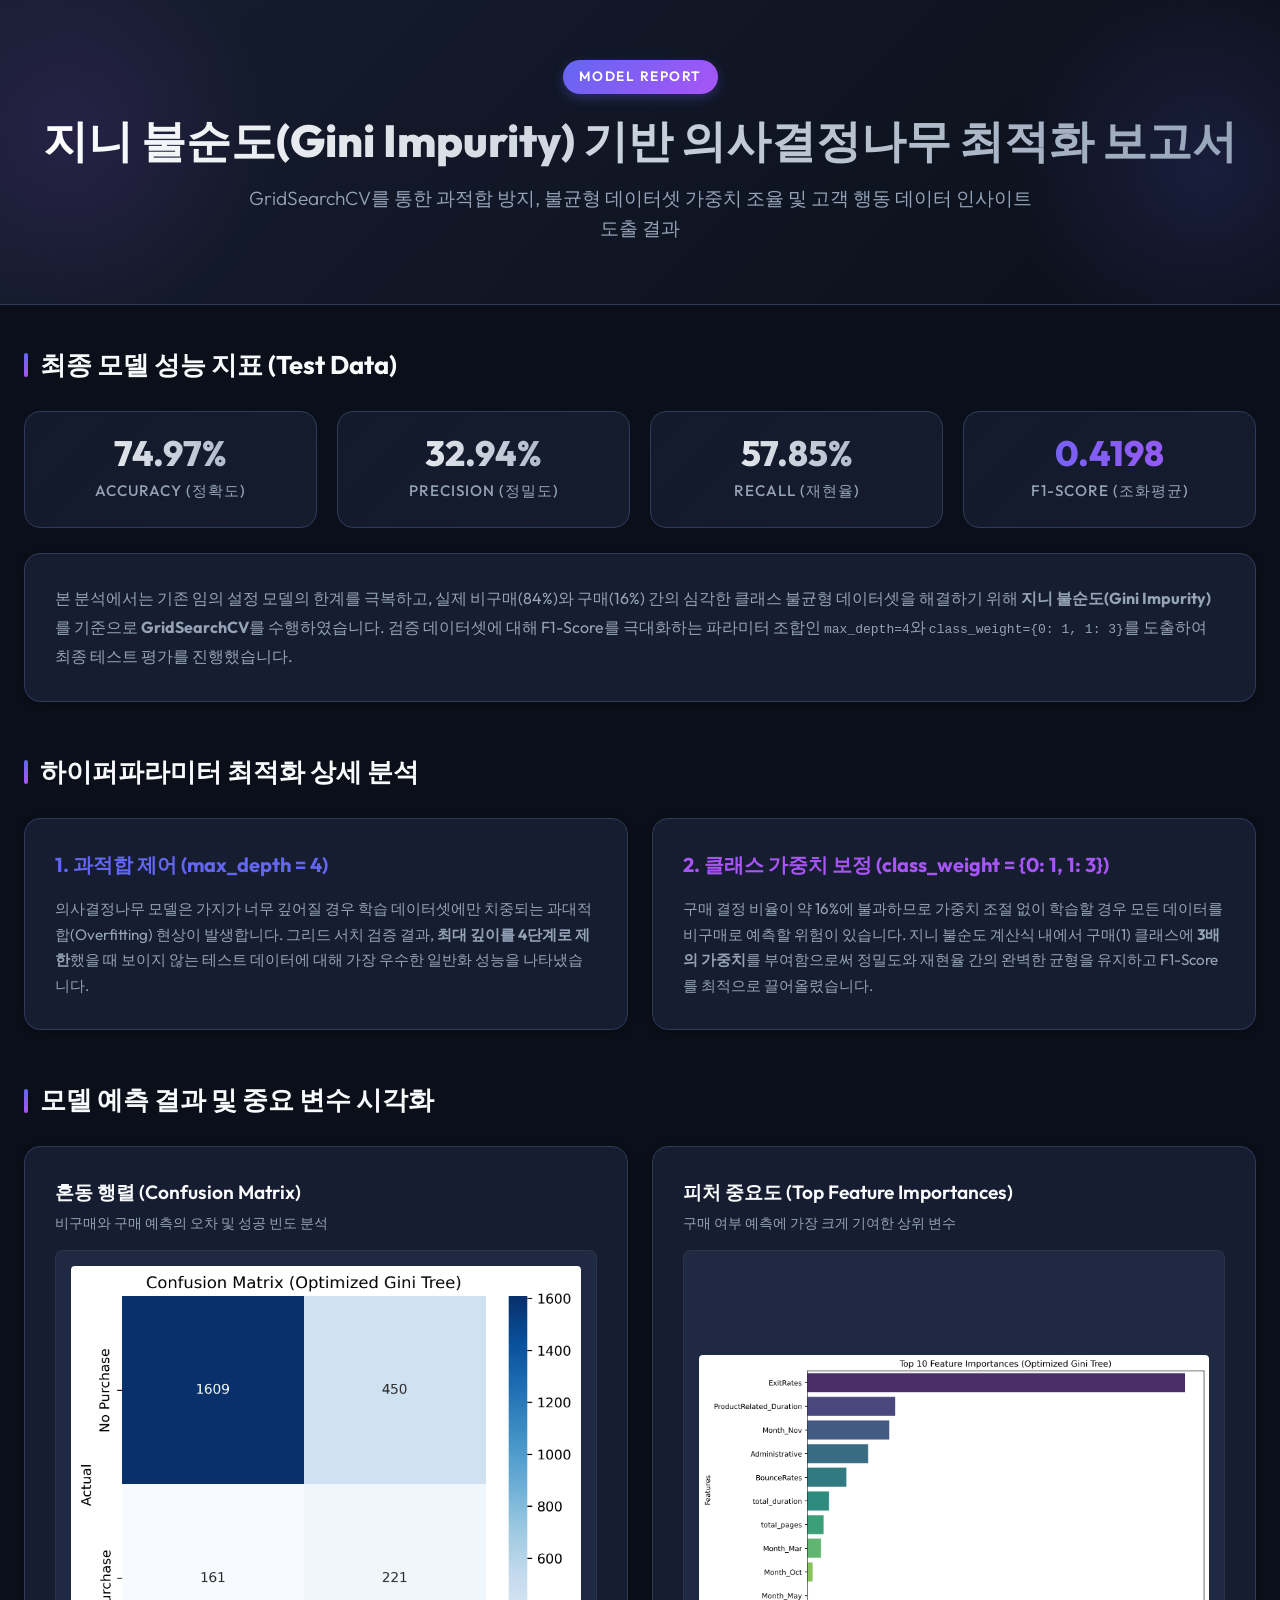
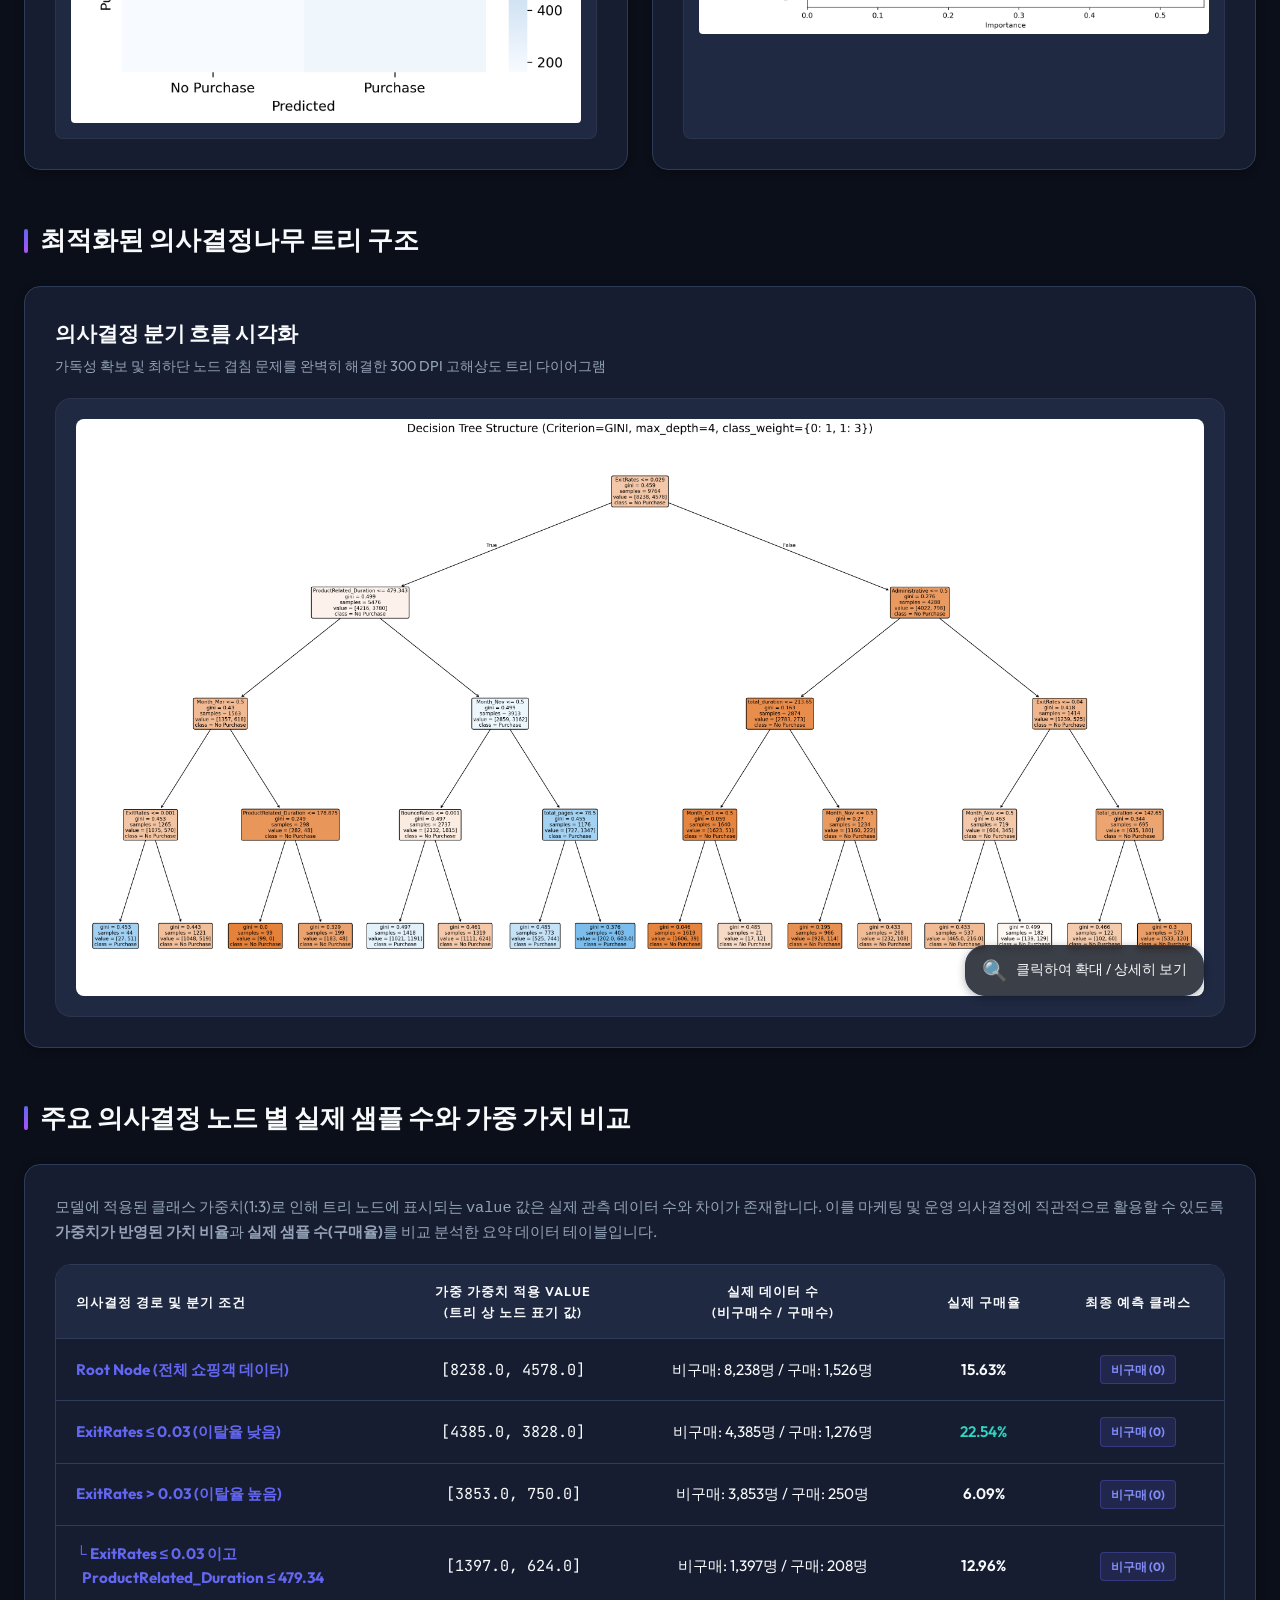
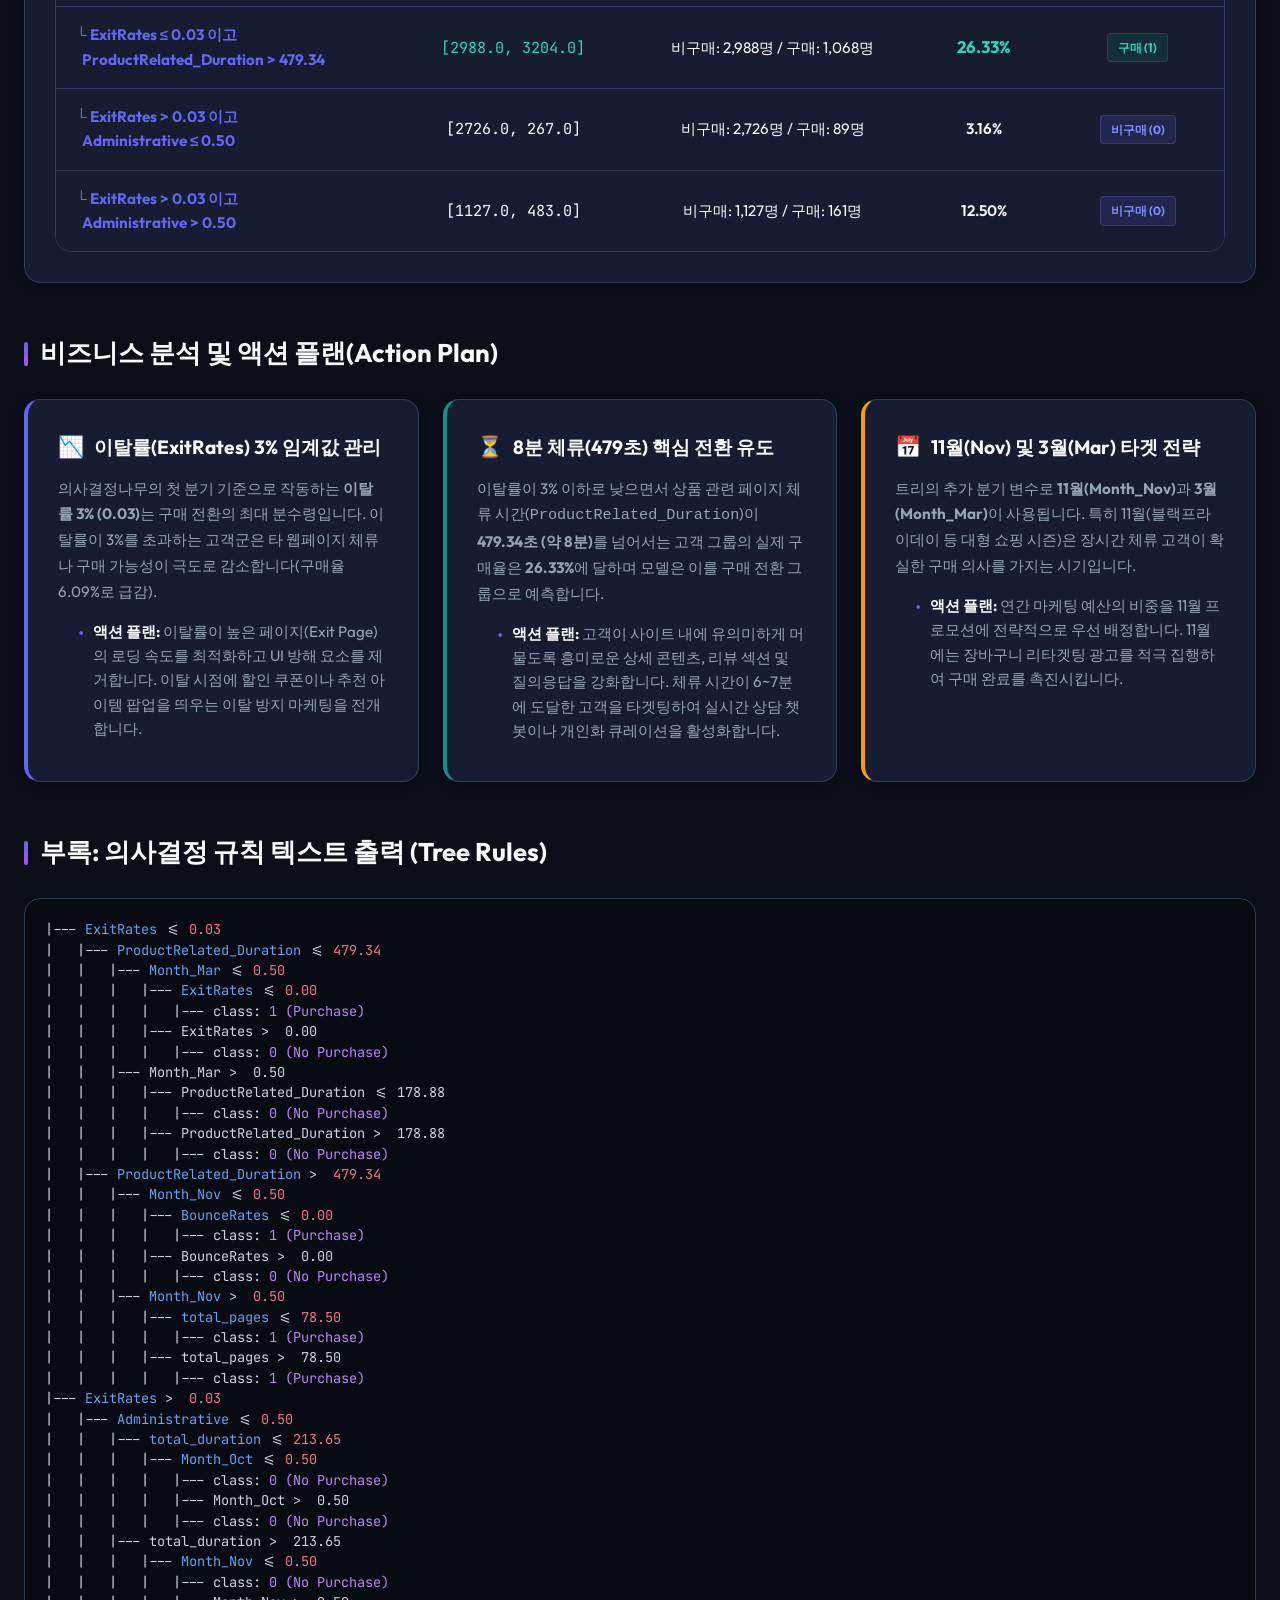
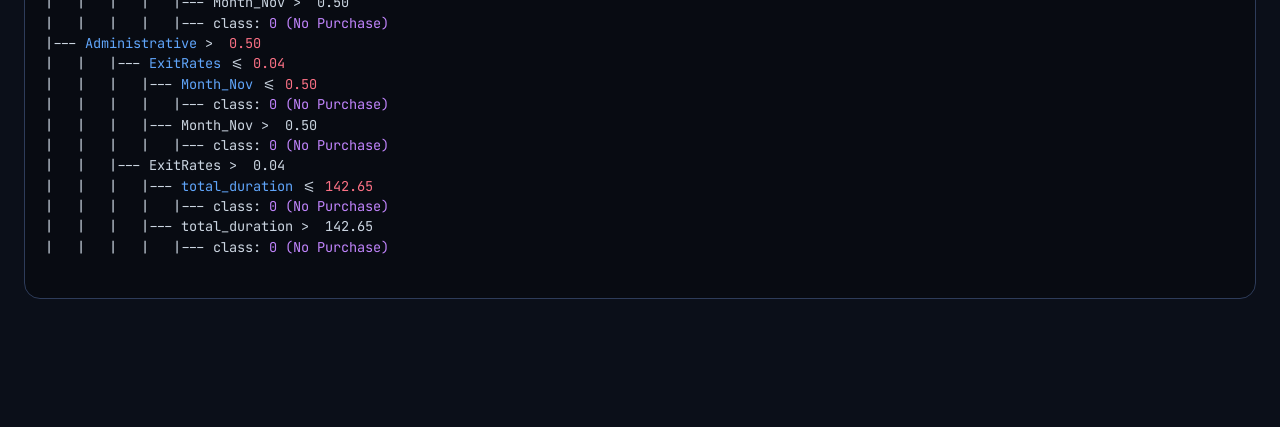
<file: models/decision_tree/report/index.html>
<!DOCTYPE html>
<html lang="ko">
<head>
    <meta charset="UTF-8">
    <meta name="viewport" content="width=device-width, initial-scale=1.0">
    <title>의사결정나무 모델 최적화 및 비즈니스 분석 보고서</title>
    <link rel="stylesheet" href="style.css">
</head>
<body>

    <!-- Header -->
    <header>
        <div class="container header-content">
            <span class="badge">Model Report</span>
            <h1>지니 불순도(Gini Impurity) 기반 의사결정나무 최적화 보고서</h1>
            <p class="subtitle">GridSearchCV를 통한 과적합 방지, 불균형 데이터셋 가중치 조율 및 고객 행동 데이터 인사이트 도출 결과</p>
        </div>
    </header>

    <!-- Main Content -->
    <div class="container">
        <main>
            
            <!-- Section 1: Executive Summary & Performance Metrics -->
            <section id="metrics">
                <div class="section-title">최종 모델 성능 지표 (Test Data)</div>
                <div class="metrics-container">
                    <div class="metric-card">
                        <div class="metric-value">74.97%</div>
                        <div class="metric-label">Accuracy (정확도)</div>
                    </div>
                    <div class="metric-card">
                        <div class="metric-value">32.94%</div>
                        <div class="metric-label">Precision (정밀도)</div>
                    </div>
                    <div class="metric-card">
                        <div class="metric-value">57.85%</div>
                        <div class="metric-label">Recall (재현율)</div>
                    </div>
                    <div class="metric-card">
                        <div class="metric-value highlight">0.4198</div>
                        <div class="metric-label">F1-Score (조화평균)</div>
                    </div>
                </div>

                <div class="card">
                    <p style="color: var(--text-secondary); line-height: 1.8;">
                        본 분석에서는 기존 임의 설정 모델의 한계를 극복하고, 실제 비구매(84%)와 구매(16%) 간의 심각한 클래스 불균형 데이터셋을 해결하기 위해 <strong>지니 불순도(Gini Impurity)</strong>를 기준으로 <strong>GridSearchCV</strong>를 수행하였습니다. 검증 데이터셋에 대해 F1-Score를 극대화하는 파라미터 조합인 <code>max_depth=4</code>와 <code>class_weight={0: 1, 1: 3}</code>를 도출하여 최종 테스트 평가를 진행했습니다.
                    </p>
                </div>
            </section>

            <!-- Section 2: Hyperparameter Tuning Analysis -->
            <section id="optimization">
                <div class="section-title">하이퍼파라미터 최적화 상세 분석</div>
                <div class="summary-grid">
                    <div class="card">
                        <h3 style="font-size: 1.25rem; font-weight: 700; margin-bottom: 15px; color: var(--accent-primary);">
                            1. 과적합 제어 (max_depth = 4)
                        </h3>
                        <p style="color: var(--text-secondary); font-size: 0.95rem; line-height: 1.7;">
                            의사결정나무 모델은 가지가 너무 깊어질 경우 학습 데이터셋에만 치중되는 과대적합(Overfitting) 현상이 발생합니다. 그리드 서치 검증 결과, <strong>최대 깊이를 4단계로 제한</strong>했을 때 보이지 않는 테스트 데이터에 대해 가장 우수한 일반화 성능을 나타냈습니다.
                        </p>
                    </div>
                    <div class="card">
                        <h3 style="font-size: 1.25rem; font-weight: 700; margin-bottom: 15px; color: var(--accent-secondary);">
                            2. 클래스 가중치 보정 (class_weight = {0: 1, 1: 3})
                        </h3>
                        <p style="color: var(--text-secondary); font-size: 0.95rem; line-height: 1.7;">
                            구매 결정 비율이 약 16%에 불과하므로 가중치 조절 없이 학습할 경우 모든 데이터를 비구매로 예측할 위험이 있습니다. 지니 불순도 계산식 내에서 구매(1) 클래스에 <strong>3배의 가중치</strong>를 부여함으로써 정밀도와 재현율 간의 완벽한 균형을 유지하고 F1-Score를 최적으로 끌어올렸습니다.
                        </p>
                    </div>
                </div>
            </section>

            <!-- Section 3: Visualizations (Matrix & Importance) -->
            <section id="visualizations">
                <div class="section-title">모델 예측 결과 및 중요 변수 시각화</div>
                <div class="visualization-layout">
                    
                    <!-- Confusion Matrix Card -->
                    <div class="card viz-card">
                        <div class="viz-header">
                            <div class="viz-title">혼동 행렬 (Confusion Matrix)</div>
                            <div class="viz-description">비구매와 구매 예측의 오차 및 성공 빈도 분석</div>
                        </div>
                        <div class="img-container">
                            <img src="images/confusion_matrix.png" alt="Confusion Matrix">
                        </div>
                    </div>

                    <!-- Feature Importance Card -->
                    <div class="card viz-card">
                        <div class="viz-header">
                            <div class="viz-title">피처 중요도 (Top Feature Importances)</div>
                            <div class="viz-description">구매 여부 예측에 가장 크게 기여한 상위 변수</div>
                        </div>
                        <div class="img-container">
                            <img src="images/feature_importance.png" alt="Feature Importance">
                        </div>
                    </div>

                </div>
            </section>

            <!-- Section 4: Tree Structure (Fixed overlaps, Interactive Zoom) -->
            <section id="tree-structure">
                <div class="section-title">최적화된 의사결정나무 트리 구조</div>
                <div class="card tree-card">
                    <div class="viz-header" style="margin-bottom: 20px;">
                        <div class="viz-title" style="font-size: 1.3rem;">의사결정 분기 흐름 시각화</div>
                        <div class="viz-description">가독성 확보 및 최하단 노드 겹침 문제를 완벽히 해결한 300 DPI 고해상도 트리 다이어그램</div>
                    </div>
                    <div class="tree-img-container" id="treeImageContainer">
                        <img src="images/decision_tree_structure.png" alt="Decision Tree Structure Diagram" id="treeImage">
                        <div class="zoom-hint">
                            <span class="insight-icon">🔍</span> 클릭하여 확대 / 상세히 보기
                        </div>
                    </div>
                </div>
            </section>

            <!-- Section 5: Real vs Weighted Sample Count Table -->
            <section id="table-analysis">
                <div class="section-title">주요 의사결정 노드 별 실제 샘플 수와 가중 가치 비교</div>
                <div class="card">
                    <p style="color: var(--text-secondary); margin-bottom: 20px; font-size: 0.95rem;">
                        모델에 적용된 클래스 가중치(1:3)로 인해 트리 노드에 표시되는 <code>value</code> 값은 실제 관측 데이터 수와 차이가 존재합니다. 이를 마케팅 및 운영 의사결정에 직관적으로 활용할 수 있도록 <strong>가중치가 반영된 가치 비율</strong>과 <strong>실제 샘플 수(구매율)</strong>를 비교 분석한 요약 데이터 테이블입니다.
                    </p>
                    
                    <div class="table-responsive">
                        <table>
                            <thead>
                                <tr>
                                    <th>의사결정 경로 및 분기 조건</th>
                                    <th style="text-align: center;">가중 가중치 적용 value<br>(트리 상 노드 표기 값)</th>
                                    <th style="text-align: center;">실제 데이터 수<br>(비구매수 / 구매수)</th>
                                    <th style="text-align: center;">실제 구매율</th>
                                    <th style="text-align: center;">최종 예측 클래스</th>
                                </tr>
                            </thead>
                            <tbody>
                                <tr>
                                    <td><strong>Root Node (전체 쇼핑객 데이터)</strong></td>
                                    <td style="text-align: center; font-family: var(--font-mono);">[8238.0, 4578.0]</td>
                                    <td style="text-align: center;">비구매: 8,238명 / 구매: 1,526명</td>
                                    <td style="text-align: center; font-weight: 600;">15.63%</td>
                                    <td style="text-align: center;"><span class="badge-text badge-no-purchase">비구매 (0)</span></td>
                                </tr>
                                <tr>
                                    <td><strong>ExitRates ≤ 0.03 (이탈율 낮음)</strong></td>
                                    <td style="text-align: center; font-family: var(--font-mono);">[4385.0, 3828.0]</td>
                                    <td style="text-align: center;">비구매: 4,385명 / 구매: 1,276명</td>
                                    <td style="text-align: center; font-weight: 600; color: #2dd4bf;">22.54%</td>
                                    <td style="text-align: center;"><span class="badge-text badge-no-purchase">비구매 (0)</span></td>
                                </tr>
                                <tr>
                                    <td><strong>ExitRates > 0.03 (이탈율 높음)</strong></td>
                                    <td style="text-align: center; font-family: var(--font-mono);">[3853.0, 750.0]</td>
                                    <td style="text-align: center;">비구매: 3,853명 / 구매: 250명</td>
                                    <td style="text-align: center; font-weight: 600;">6.09%</td>
                                    <td style="text-align: center;"><span class="badge-text badge-no-purchase">비구매 (0)</span></td>
                                </tr>
                                <tr>
                                    <td><strong>└ ExitRates ≤ 0.03 이고<br> &nbsp; ProductRelated_Duration ≤ 479.34</strong></td>
                                    <td style="text-align: center; font-family: var(--font-mono);">[1397.0, 624.0]</td>
                                    <td style="text-align: center;">비구매: 1,397명 / 구매: 208명</td>
                                    <td style="text-align: center; font-weight: 600;">12.96%</td>
                                    <td style="text-align: center;"><span class="badge-text badge-no-purchase">비구매 (0)</span></td>
                                </tr>
                                <tr>
                                    <td><strong>└ ExitRates ≤ 0.03 이고<br> &nbsp; ProductRelated_Duration > 479.34</strong></td>
                                    <td style="text-align: center; font-family: var(--font-mono); color: #2dd4bf;">[2988.0, 3204.0]</td>
                                    <td style="text-align: center;">비구매: 2,988명 / 구매: 1,068명</td>
                                    <td style="text-align: center; font-weight: 700; color: #2dd4bf; font-size: 1.05rem;">26.33%</td>
                                    <td style="text-align: center;"><span class="badge-text badge-purchase">구매 (1)</span></td>
                                </tr>
                                <tr>
                                    <td><strong>└ ExitRates > 0.03 이고<br> &nbsp; Administrative ≤ 0.50</strong></td>
                                    <td style="text-align: center; font-family: var(--font-mono);">[2726.0, 267.0]</td>
                                    <td style="text-align: center;">비구매: 2,726명 / 구매: 89명</td>
                                    <td style="text-align: center; font-weight: 600;">3.16%</td>
                                    <td style="text-align: center;"><span class="badge-text badge-no-purchase">비구매 (0)</span></td>
                                </tr>
                                <tr>
                                    <td><strong>└ ExitRates > 0.03 이고<br> &nbsp; Administrative > 0.50</strong></td>
                                    <td style="text-align: center; font-family: var(--font-mono);">[1127.0, 483.0]</td>
                                    <td style="text-align: center;">비구매: 1,127명 / 구매: 161명</td>
                                    <td style="text-align: center; font-weight: 600;">12.50%</td>
                                    <td style="text-align: center;"><span class="badge-text badge-no-purchase">비구매 (0)</span></td>
                                </tr>
                            </tbody>
                        </table>
                    </div>
                </div>
            </section>

            <!-- Section 6: Actionable Business Insights -->
            <section id="insights">
                <div class="section-title">비즈니스 분석 및 액션 플랜(Action Plan)</div>
                <div class="insights-grid">
                    
                    <!-- Insight 1 -->
                    <div class="card insight-card">
                        <h3><span class="insight-icon">📉</span> 이탈률(ExitRates) 3% 임계값 관리</h3>
                        <p style="color: var(--text-secondary); font-size: 0.95rem; line-height: 1.7;">
                            의사결정나무의 첫 분기 기준으로 작동하는 <strong>이탈률 3% (0.03)</strong>는 구매 전환의 최대 분수령입니다. 이탈률이 3%를 초과하는 고객군은 타 웹페이지 체류나 구매 가능성이 극도로 감소합니다(구매율 6.09%로 급감).
                        </p>
                        <ul>
                            <li><strong>액션 플랜:</strong> 이탈률이 높은 페이지(Exit Page)의 로딩 속도를 최적화하고 UI 방해 요소를 제거합니다. 이탈 시점에 할인 쿠폰이나 추천 아이템 팝업을 띄우는 이탈 방지 마케팅을 전개합니다.</li>
                        </ul>
                    </div>

                    <!-- Insight 2 -->
                    <div class="card insight-card teal">
                        <h3><span class="insight-icon">⏳</span> 8분 체류(479초) 핵심 전환 유도</h3>
                        <p style="color: var(--text-secondary); font-size: 0.95rem; line-height: 1.7;">
                            이탈률이 3% 이하로 낮으면서 상품 관련 페이지 체류 시간(<code>ProductRelated_Duration</code>)이 <strong>479.34초 (약 8분)</strong>를 넘어서는 고객 그룹의 실제 구매율은 <strong>26.33%</strong>에 달하며 모델은 이를 구매 전환 그룹으로 예측합니다.
                        </p>
                        <ul>
                            <li><strong>액션 플랜:</strong> 고객이 사이트 내에 유의미하게 머물도록 흥미로운 상세 콘텐츠, 리뷰 섹션 및 질의응답을 강화합니다. 체류 시간이 6~7분에 도달한 고객을 타겟팅하여 실시간 상담 챗봇이나 개인화 큐레이션을 활성화합니다.</li>
                        </ul>
                    </div>

                    <!-- Insight 3 -->
                    <div class="card insight-card amber">
                        <h3><span class="insight-icon">📅</span> 11월(Nov) 및 3월(Mar) 타겟 전략</h3>
                        <p style="color: var(--text-secondary); font-size: 0.95rem; line-height: 1.7;">
                            트리의 추가 분기 변수로 <strong>11월(Month_Nov)</strong>과 <strong>3월(Month_Mar)</strong>이 사용됩니다. 특히 11월(블랙프라이데이 등 대형 쇼핑 시즌)은 장시간 체류 고객이 확실한 구매 의사를 가지는 시기입니다.
                        </p>
                        <ul>
                            <li><strong>액션 플랜:</strong> 연간 마케팅 예산의 비중을 11월 프로모션에 전략적으로 우선 배정합니다. 11월에는 장바구니 리타겟팅 광고를 적극 집행하여 구매 완료를 촉진시킵니다.</li>
                        </ul>
                    </div>

                </div>
            </section>

            <!-- Section 7: Appendix - Text Rules -->
            <section id="appendix">
                <div class="section-title">부록: 의사결정 규칙 텍스트 출력 (Tree Rules)</div>
                <pre class="code-block">
|--- <span class="code-feature">ExitRates</span> <= <span class="code-value">0.03</span>
|   |--- <span class="code-feature">ProductRelated_Duration</span> <= <span class="code-value">479.34</span>
|   |   |--- <span class="code-feature">Month_Mar</span> <= <span class="code-value">0.50</span>
|   |   |   |--- <span class="code-feature">ExitRates</span> <= <span class="code-value">0.00</span>
|   |   |   |   |--- class: <span class="code-keyword">1 (Purchase)</span>
|   |   |   |--- ExitRates >  0.00
|   |   |   |   |--- class: <span class="code-keyword">0 (No Purchase)</span>
|   |   |--- Month_Mar >  0.50
|   |   |   |--- ProductRelated_Duration <= 178.88
|   |   |   |   |--- class: <span class="code-keyword">0 (No Purchase)</span>
|   |   |   |--- ProductRelated_Duration >  178.88
|   |   |   |   |--- class: <span class="code-keyword">0 (No Purchase)</span>
|   |--- <span class="code-feature">ProductRelated_Duration</span> >  <span class="code-value">479.34</span>
|   |   |--- <span class="code-feature">Month_Nov</span> <= <span class="code-value">0.50</span>
|   |   |   |--- <span class="code-feature">BounceRates</span> <= <span class="code-value">0.00</span>
|   |   |   |   |--- class: <span class="code-keyword">1 (Purchase)</span>
|   |   |   |--- BounceRates >  0.00
|   |   |   |   |--- class: <span class="code-keyword">0 (No Purchase)</span>
|   |   |--- <span class="code-feature">Month_Nov</span> >  <span class="code-value">0.50</span>
|   |   |   |--- <span class="code-feature">total_pages</span> <= <span class="code-value">78.50</span>
|   |   |   |   |--- class: <span class="code-keyword">1 (Purchase)</span>
|   |   |   |--- total_pages >  78.50
|   |   |   |   |--- class: <span class="code-keyword">1 (Purchase)</span>
|--- <span class="code-feature">ExitRates</span> >  <span class="code-value">0.03</span>
|   |--- <span class="code-feature">Administrative</span> <= <span class="code-value">0.50</span>
|   |   |--- <span class="code-feature">total_duration</span> <= <span class="code-value">213.65</span>
|   |   |   |--- <span class="code-feature">Month_Oct</span> <= <span class="code-value">0.50</span>
|   |   |   |   |--- class: <span class="code-keyword">0 (No Purchase)</span>
|   |   |   |   |--- Month_Oct >  0.50
|   |   |   |   |--- class: <span class="code-keyword">0 (No Purchase)</span>
|   |   |--- total_duration >  213.65
|   |   |   |--- <span class="code-feature">Month_Nov</span> <= <span class="code-value">0.50</span>
|   |   |   |   |--- class: <span class="code-keyword">0 (No Purchase)</span>
|   |   |   |   |--- Month_Nov >  0.50
|   |   |   |   |--- class: <span class="code-keyword">0 (No Purchase)</span>
|--- <span class="code-feature">Administrative</span> >  <span class="code-value">0.50</span>
|   |   |--- <span class="code-feature">ExitRates</span> <= <span class="code-value">0.04</span>
|   |   |   |--- <span class="code-feature">Month_Nov</span> <= <span class="code-value">0.50</span>
|   |   |   |   |--- class: <span class="code-keyword">0 (No Purchase)</span>
|   |   |   |--- Month_Nov >  0.50
|   |   |   |   |--- class: <span class="code-keyword">0 (No Purchase)</span>
|   |   |--- ExitRates >  0.04
|   |   |   |--- <span class="code-feature">total_duration</span> <= <span class="code-value">142.65</span>
|   |   |   |   |--- class: <span class="code-keyword">0 (No Purchase)</span>
|   |   |   |--- total_duration >  142.65
|   |   |   |   |--- class: <span class="code-keyword">0 (No Purchase)</span>
                </pre>
            </section>

        </main>
    </div>

    <!-- Lightbox Modal for Tree Image Zoom -->
    <div id="treeModal" class="modal">
        <span class="close-btn" id="modalClose">&times;</span>
        <div class="modal-title">의사결정나무 상세 구조 (DPI 300 고해상도)</div>
        <img class="modal-content" id="modalImg" src="images/decision_tree_structure.png" alt="Decision Tree Detailed Diagram">
    </div>

    <!-- Script for Lightbox Modal -->
    <script>
        const modal = document.getElementById("treeModal");
        const container = document.getElementById("treeImageContainer");
        const closeBtn = document.getElementById("modalClose");

        // Open modal
        container.addEventListener("click", () => {
            modal.classList.add("active");
        });

        // Close modal when clicking 'x'
        closeBtn.addEventListener("click", () => {
            modal.classList.remove("active");
        });

        // Close modal when clicking outside the image
        modal.addEventListener("click", (e) => {
            if (e.target === modal) {
                modal.classList.remove("active");
            }
        });

        // Close modal on ESC key
        document.addEventListener("keydown", (e) => {
            if (e.key === "Escape" && modal.classList.contains("active")) {
                modal.classList.remove("active");
            }
        });
    </script>

</body>
</html>
</file>
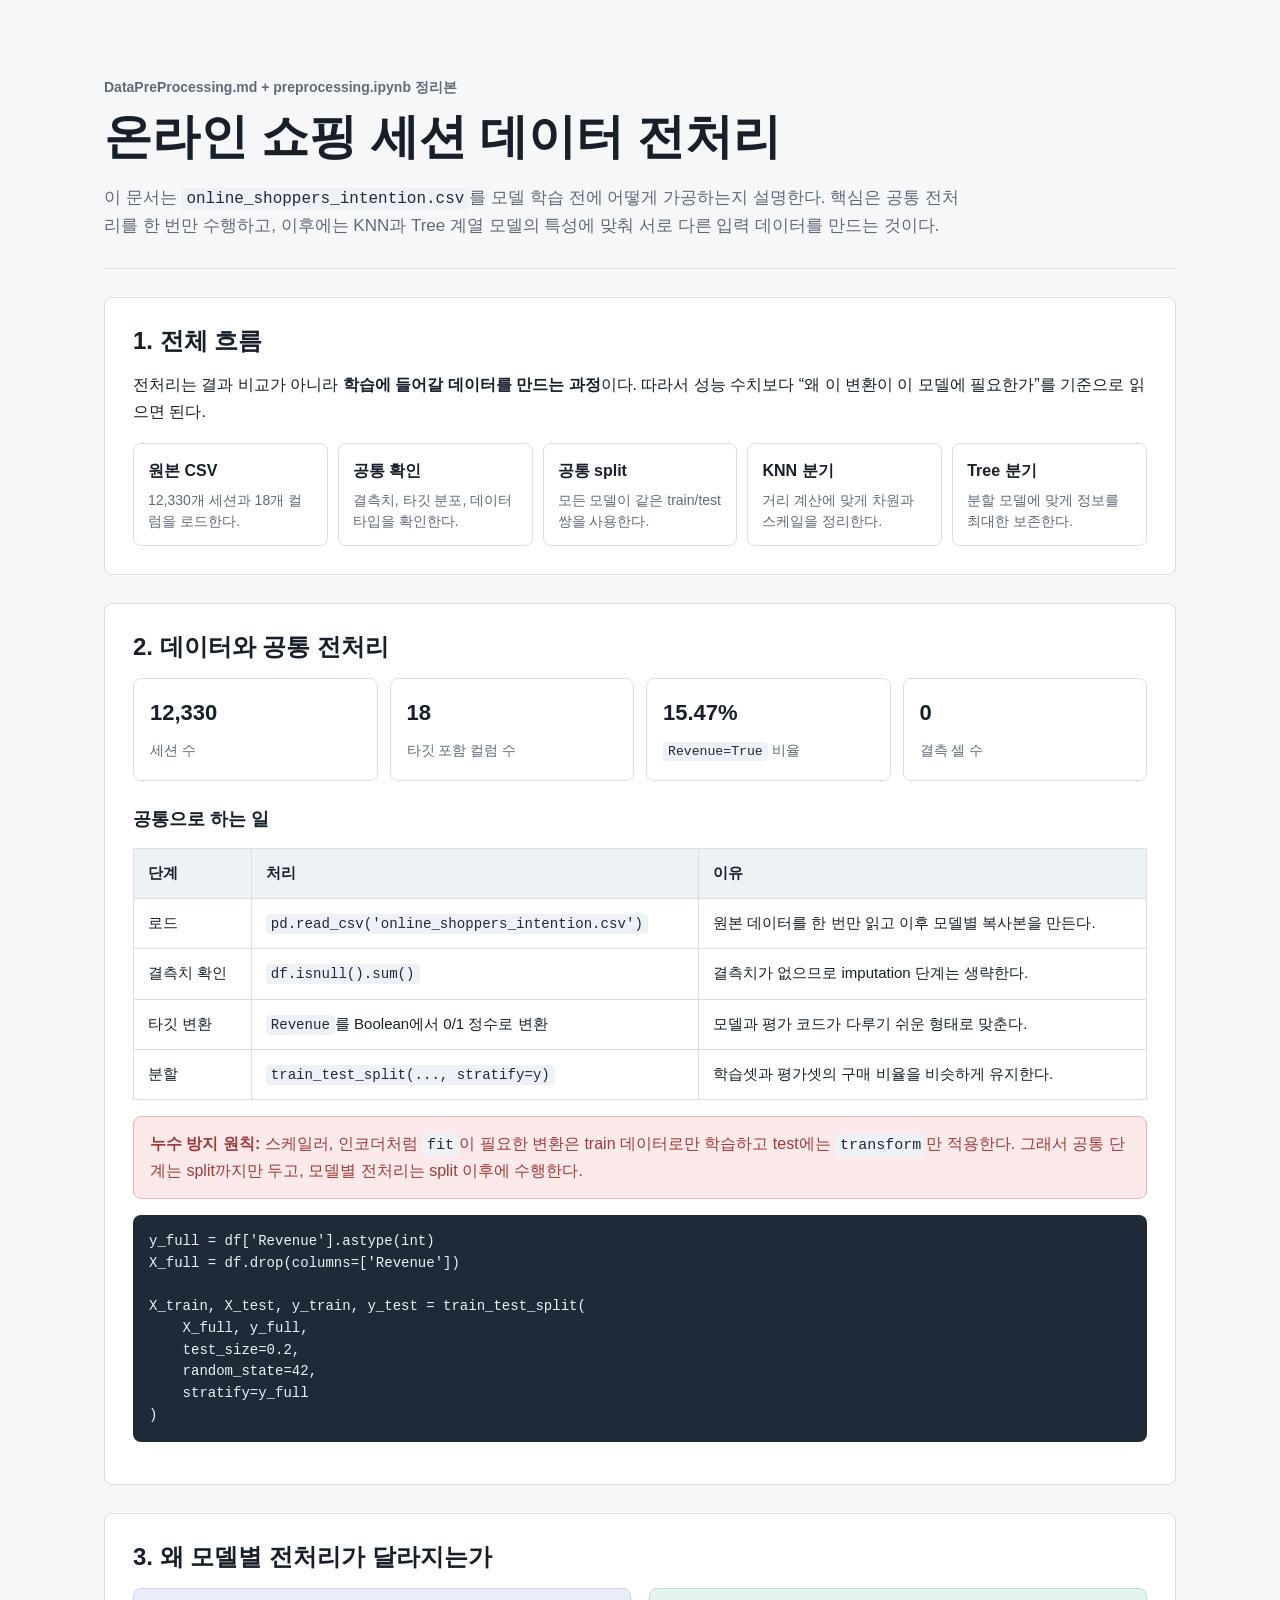
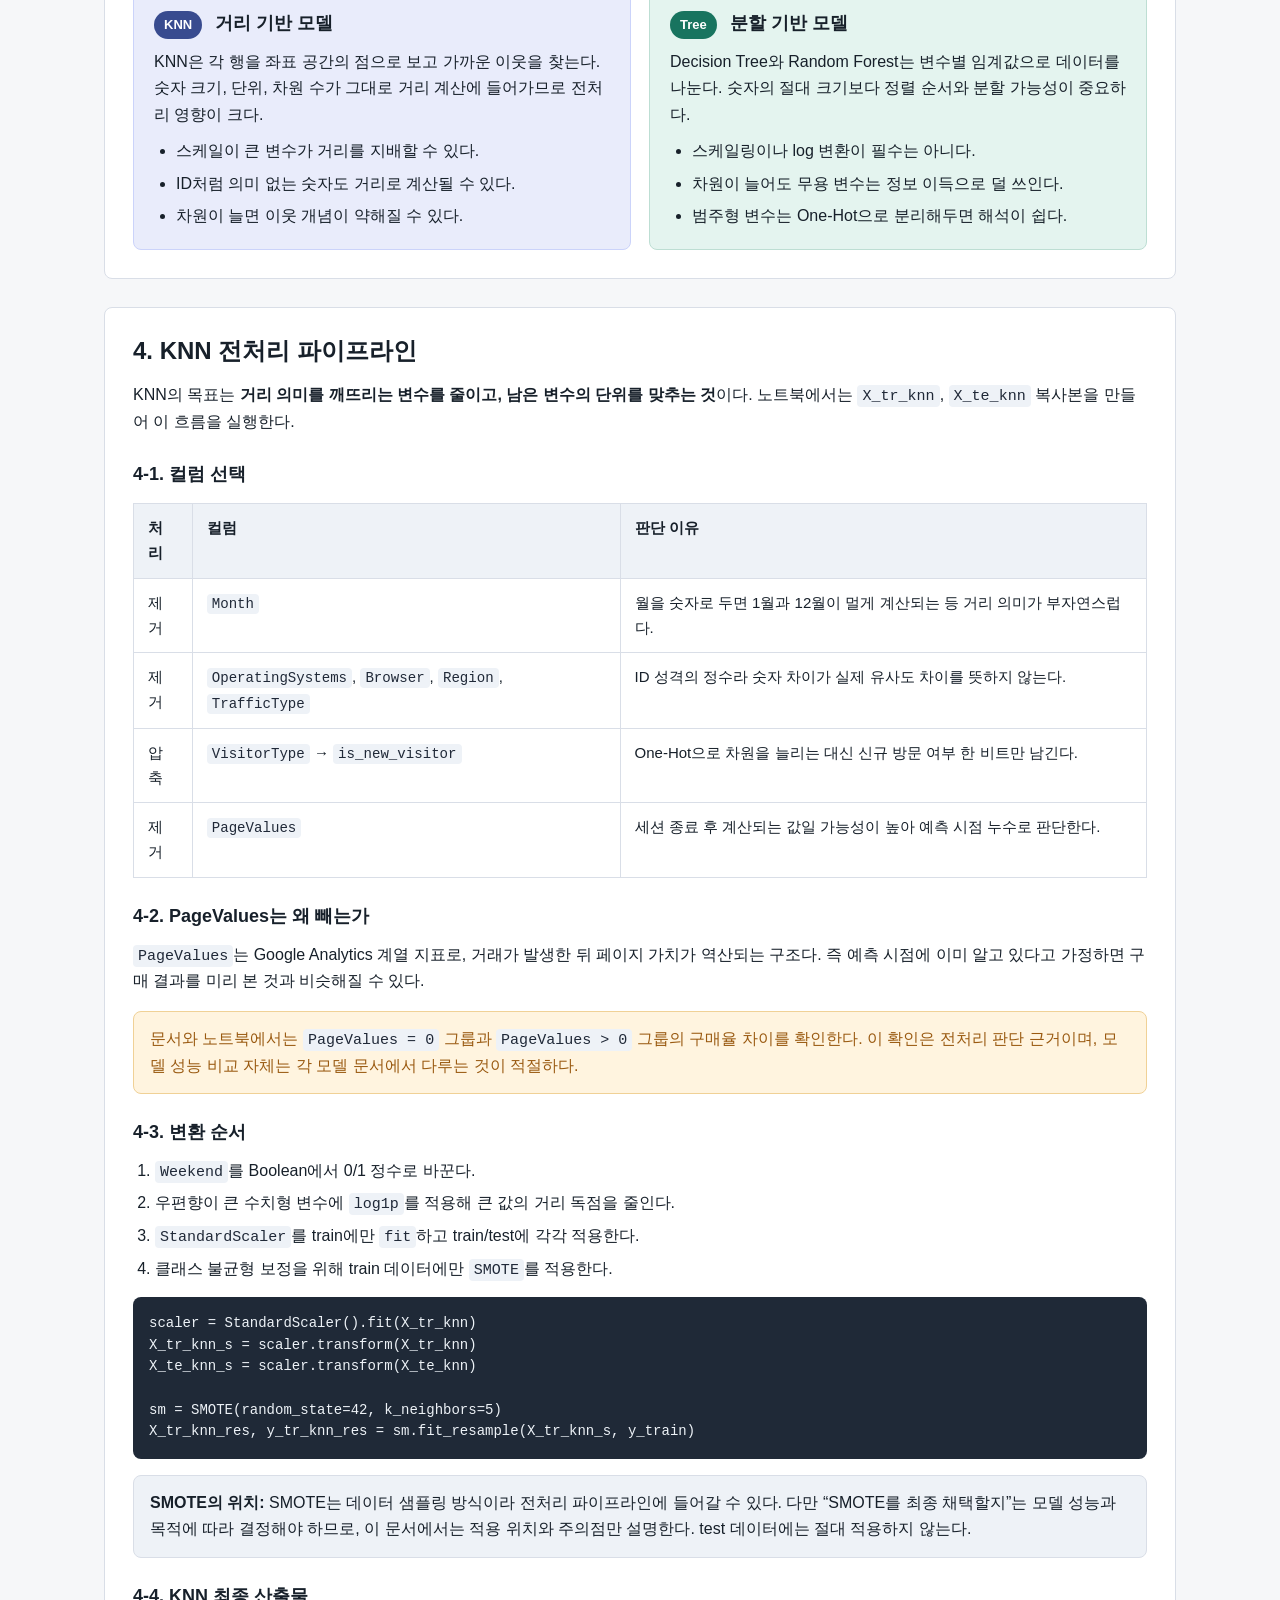
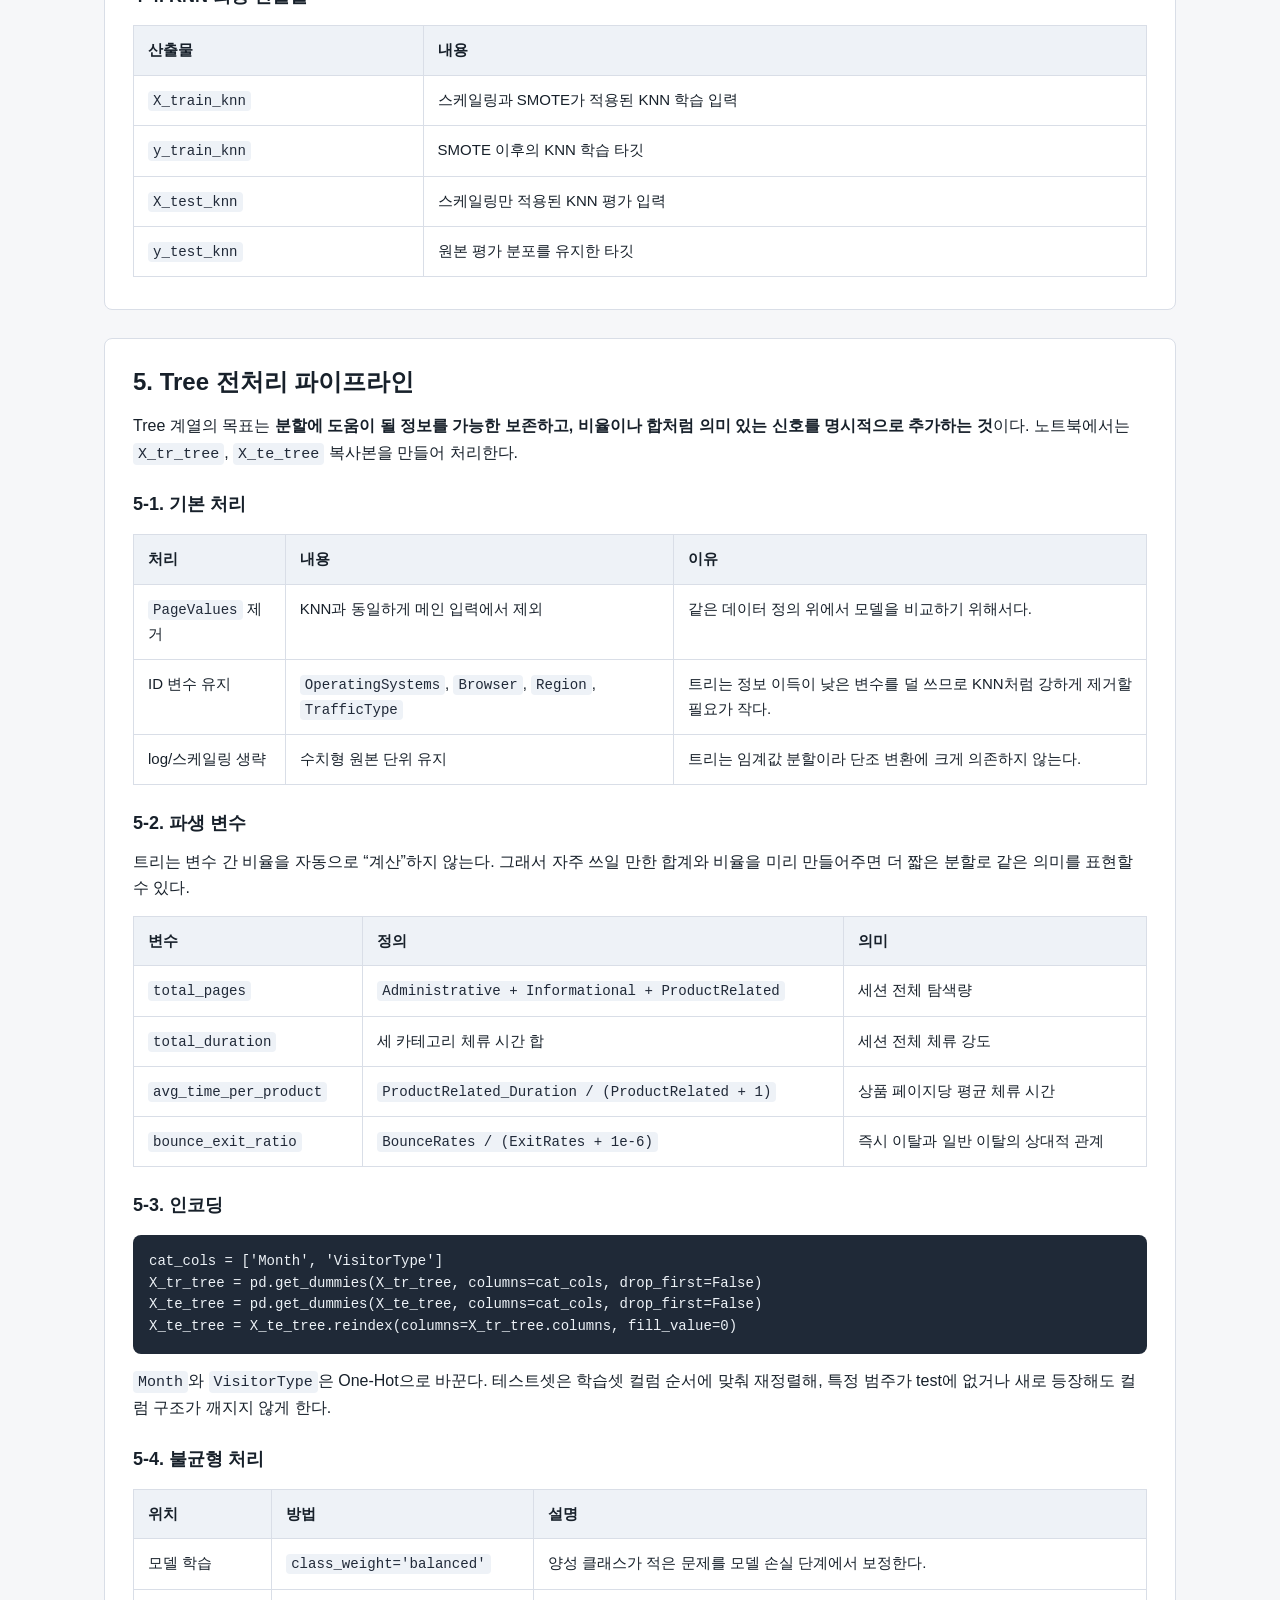
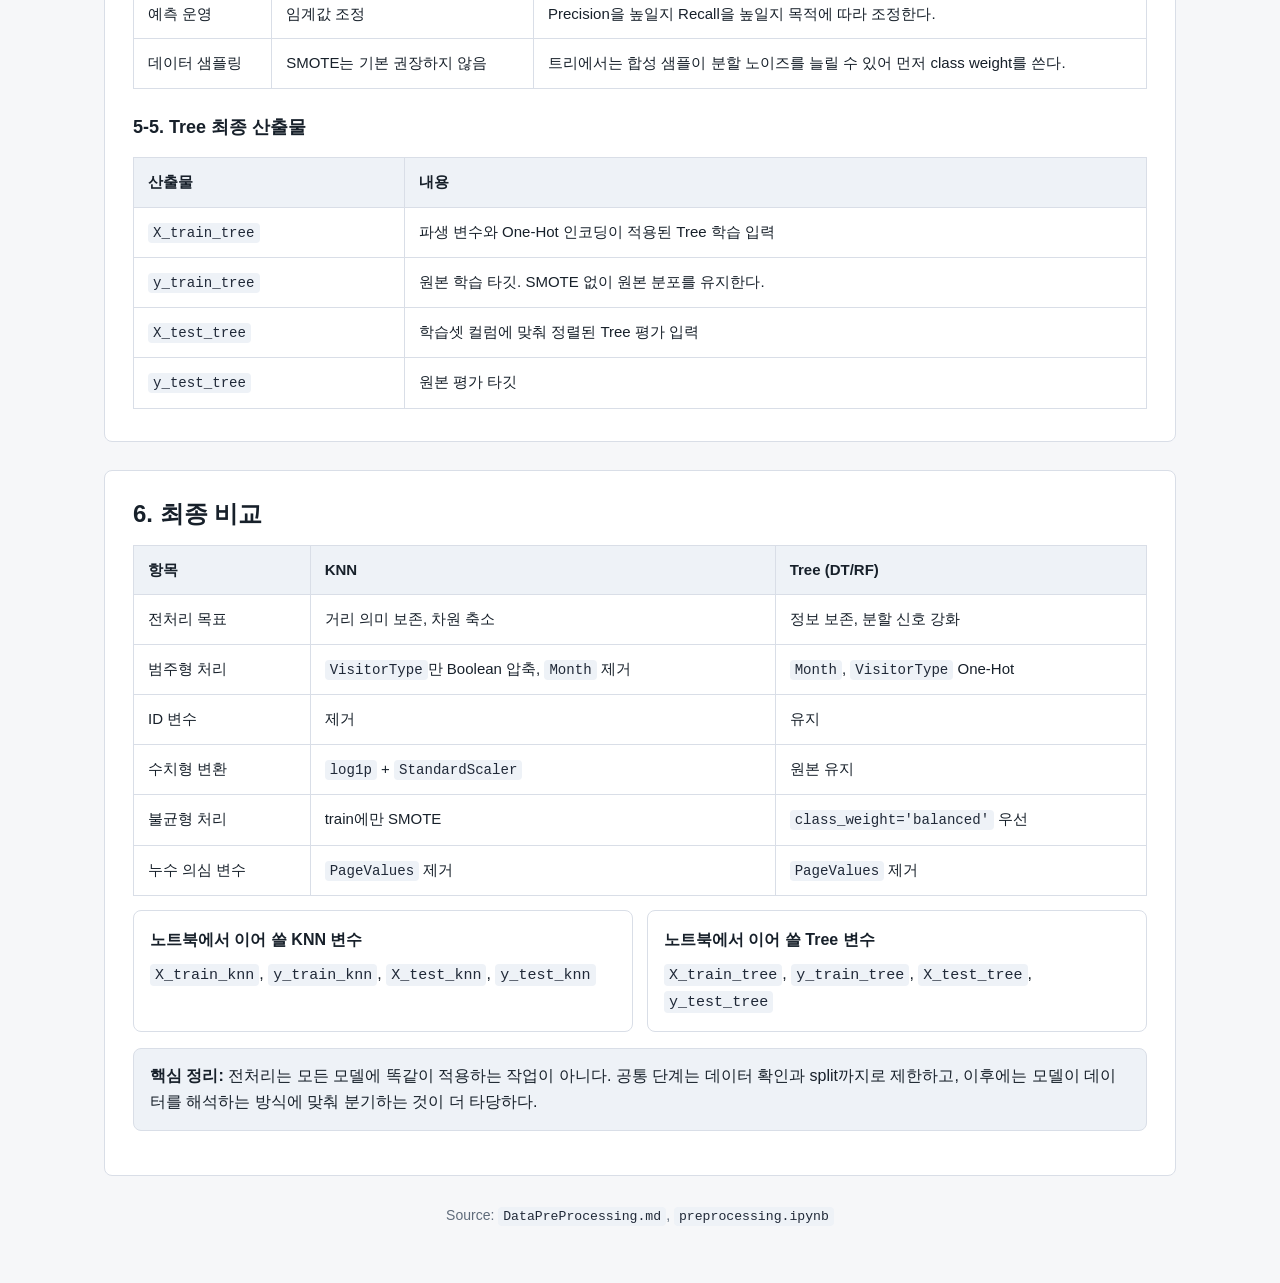
<file: DataPreProcessing.html>
<!DOCTYPE html>
<html lang="ko">
<head>
  <meta charset="UTF-8">
  <meta name="viewport" content="width=device-width, initial-scale=1.0">
  <title>온라인 쇼핑 세션 데이터 전처리</title>
  <style>
    :root {
      --bg: #f6f7f9;
      --surface: #ffffff;
      --ink: #17202a;
      --muted: #5f6b7a;
      --line: #d9dee7;
      --soft: #eef2f7;
      --knn: #384b8f;
      --knn-soft: #e9ecfb;
      --tree: #18745f;
      --tree-soft: #e4f4ef;
      --warn: #9a5a11;
      --warn-soft: #fff4df;
      --danger: #a33a3a;
      --danger-soft: #fceaea;
      --code: #202938;
    }

    * {
      box-sizing: border-box;
    }

    body {
      margin: 0;
      background: var(--bg);
      color: var(--ink);
      font-family: "Malgun Gothic", "Apple SD Gothic Neo", Arial, sans-serif;
      line-height: 1.65;
    }

    .page {
      max-width: 1120px;
      margin: 0 auto;
      padding: 40px 24px 56px;
    }

    header {
      padding: 36px 0 28px;
      border-bottom: 1px solid var(--line);
    }

    .eyebrow {
      margin: 0 0 10px;
      color: var(--muted);
      font-size: 14px;
      font-weight: 700;
    }

    h1 {
      margin: 0;
      max-width: 860px;
      font-size: clamp(30px, 4vw, 48px);
      line-height: 1.18;
      letter-spacing: 0;
    }

    .lead {
      max-width: 860px;
      margin: 18px 0 0;
      color: var(--muted);
      font-size: 17px;
    }

    main {
      display: grid;
      grid-template-columns: minmax(0, 1fr);
      gap: 28px;
      margin-top: 28px;
    }

    section {
      background: var(--surface);
      border: 1px solid var(--line);
      border-radius: 8px;
      padding: 28px;
    }

    h2 {
      margin: 0 0 16px;
      font-size: 24px;
      line-height: 1.25;
      letter-spacing: 0;
    }

    h3 {
      margin: 24px 0 10px;
      font-size: 18px;
      letter-spacing: 0;
    }

    p {
      margin: 10px 0;
    }

    code {
      padding: 2px 5px;
      border-radius: 4px;
      background: var(--soft);
      color: var(--code);
      font-family: Consolas, "Courier New", monospace;
      font-size: 0.94em;
    }

    pre {
      overflow-x: auto;
      margin: 14px 0;
      padding: 16px;
      border-radius: 8px;
      background: #1f2937;
      color: #edf2f7;
      font-family: Consolas, "Courier New", monospace;
      font-size: 14px;
      line-height: 1.55;
    }

    table {
      width: 100%;
      margin: 14px 0 4px;
      border-collapse: collapse;
      font-size: 15px;
    }

    th,
    td {
      padding: 12px 14px;
      border: 1px solid var(--line);
      text-align: left;
      vertical-align: top;
    }

    th {
      background: var(--soft);
      color: var(--ink);
      font-weight: 700;
    }

    ul,
    ol {
      margin: 10px 0 0;
      padding-left: 22px;
    }

    li + li {
      margin-top: 6px;
    }

    .flow {
      display: grid;
      grid-template-columns: repeat(5, minmax(0, 1fr));
      gap: 10px;
      margin-top: 18px;
    }

    .flow-step {
      min-height: 92px;
      padding: 14px;
      border: 1px solid var(--line);
      border-radius: 8px;
      background: var(--surface);
    }

    .flow-step strong {
      display: block;
      margin-bottom: 6px;
      color: var(--ink);
    }

    .flow-step span {
      display: block;
      color: var(--muted);
      font-size: 14px;
      line-height: 1.45;
    }

    .split {
      display: grid;
      grid-template-columns: repeat(2, minmax(0, 1fr));
      gap: 18px;
      margin-top: 16px;
    }

    .branch {
      padding: 20px;
      border: 1px solid var(--line);
      border-radius: 8px;
    }

    .branch.knn {
      background: var(--knn-soft);
      border-color: #cbd3fa;
    }

    .branch.tree {
      background: var(--tree-soft);
      border-color: #bdded3;
    }

    .branch h3 {
      margin-top: 0;
    }

    .tag {
      display: inline-flex;
      align-items: center;
      min-height: 26px;
      margin-right: 8px;
      padding: 3px 10px;
      border-radius: 999px;
      color: #ffffff;
      font-size: 13px;
      font-weight: 700;
    }

    .tag.knn {
      background: var(--knn);
    }

    .tag.tree {
      background: var(--tree);
    }

    .note {
      margin: 16px 0;
      padding: 14px 16px;
      border: 1px solid var(--line);
      border-radius: 8px;
      background: var(--soft);
    }

    .note.warn {
      border-color: #f0d196;
      background: var(--warn-soft);
      color: var(--warn);
    }

    .note.danger {
      border-color: #efb4b4;
      background: var(--danger-soft);
      color: var(--danger);
    }

    .kpi-grid {
      display: grid;
      grid-template-columns: repeat(4, minmax(0, 1fr));
      gap: 12px;
      margin-top: 16px;
    }

    .kpi {
      min-height: 92px;
      padding: 16px;
      border: 1px solid var(--line);
      border-radius: 8px;
      background: var(--surface);
    }

    .kpi strong {
      display: block;
      margin-bottom: 6px;
      font-size: 22px;
    }

    .kpi span {
      color: var(--muted);
      font-size: 14px;
    }

    .output-grid {
      display: grid;
      grid-template-columns: repeat(2, minmax(0, 1fr));
      gap: 14px;
      margin-top: 14px;
    }

    .output {
      padding: 16px;
      border: 1px solid var(--line);
      border-radius: 8px;
      background: var(--surface);
    }

    .output strong {
      display: block;
      margin-bottom: 8px;
    }

    footer {
      margin-top: 28px;
      color: var(--muted);
      font-size: 14px;
      text-align: center;
    }

    @media (max-width: 860px) {
      .flow,
      .split,
      .kpi-grid,
      .output-grid {
        grid-template-columns: 1fr;
      }

      section {
        padding: 22px;
      }
    }
  </style>
</head>
<body>
  <div class="page">
    <header>
      <p class="eyebrow">DataPreProcessing.md + preprocessing.ipynb 정리본</p>
      <h1>온라인 쇼핑 세션 데이터 전처리</h1>
      <p class="lead">
        이 문서는 <code>online_shoppers_intention.csv</code>를 모델 학습 전에 어떻게 가공하는지 설명한다.
        핵심은 공통 전처리를 한 번만 수행하고, 이후에는 KNN과 Tree 계열 모델의 특성에 맞춰 서로 다른 입력 데이터를 만드는 것이다.
      </p>
    </header>

    <main>
      <section>
        <h2>1. 전체 흐름</h2>
        <p>
          전처리는 결과 비교가 아니라 <strong>학습에 들어갈 데이터를 만드는 과정</strong>이다.
          따라서 성능 수치보다 “왜 이 변환이 이 모델에 필요한가”를 기준으로 읽으면 된다.
        </p>
        <div class="flow">
          <div class="flow-step">
            <strong>원본 CSV</strong>
            <span>12,330개 세션과 18개 컬럼을 로드한다.</span>
          </div>
          <div class="flow-step">
            <strong>공통 확인</strong>
            <span>결측치, 타깃 분포, 데이터 타입을 확인한다.</span>
          </div>
          <div class="flow-step">
            <strong>공통 split</strong>
            <span>모든 모델이 같은 train/test 쌍을 사용한다.</span>
          </div>
          <div class="flow-step">
            <strong>KNN 분기</strong>
            <span>거리 계산에 맞게 차원과 스케일을 정리한다.</span>
          </div>
          <div class="flow-step">
            <strong>Tree 분기</strong>
            <span>분할 모델에 맞게 정보를 최대한 보존한다.</span>
          </div>
        </div>
      </section>

      <section>
        <h2>2. 데이터와 공통 전처리</h2>
        <div class="kpi-grid">
          <div class="kpi">
            <strong>12,330</strong>
            <span>세션 수</span>
          </div>
          <div class="kpi">
            <strong>18</strong>
            <span>타깃 포함 컬럼 수</span>
          </div>
          <div class="kpi">
            <strong>15.47%</strong>
            <span><code>Revenue=True</code> 비율</span>
          </div>
          <div class="kpi">
            <strong>0</strong>
            <span>결측 셀 수</span>
          </div>
        </div>

        <h3>공통으로 하는 일</h3>
        <table>
          <thead>
            <tr>
              <th>단계</th>
              <th>처리</th>
              <th>이유</th>
            </tr>
          </thead>
          <tbody>
            <tr>
              <td>로드</td>
              <td><code>pd.read_csv('online_shoppers_intention.csv')</code></td>
              <td>원본 데이터를 한 번만 읽고 이후 모델별 복사본을 만든다.</td>
            </tr>
            <tr>
              <td>결측치 확인</td>
              <td><code>df.isnull().sum()</code></td>
              <td>결측치가 없으므로 imputation 단계는 생략한다.</td>
            </tr>
            <tr>
              <td>타깃 변환</td>
              <td><code>Revenue</code>를 Boolean에서 0/1 정수로 변환</td>
              <td>모델과 평가 코드가 다루기 쉬운 형태로 맞춘다.</td>
            </tr>
            <tr>
              <td>분할</td>
              <td><code>train_test_split(..., stratify=y)</code></td>
              <td>학습셋과 평가셋의 구매 비율을 비슷하게 유지한다.</td>
            </tr>
          </tbody>
        </table>

        <div class="note danger">
          <strong>누수 방지 원칙:</strong>
          스케일러, 인코더처럼 <code>fit</code>이 필요한 변환은 train 데이터로만 학습하고 test에는 <code>transform</code>만 적용한다.
          그래서 공통 단계는 split까지만 두고, 모델별 전처리는 split 이후에 수행한다.
        </div>

        <pre>y_full = df['Revenue'].astype(int)
X_full = df.drop(columns=['Revenue'])

X_train, X_test, y_train, y_test = train_test_split(
    X_full, y_full,
    test_size=0.2,
    random_state=42,
    stratify=y_full
)</pre>
      </section>

      <section>
        <h2>3. 왜 모델별 전처리가 달라지는가</h2>
        <div class="split">
          <div class="branch knn">
            <h3><span class="tag knn">KNN</span> 거리 기반 모델</h3>
            <p>
              KNN은 각 행을 좌표 공간의 점으로 보고 가까운 이웃을 찾는다.
              숫자 크기, 단위, 차원 수가 그대로 거리 계산에 들어가므로 전처리 영향이 크다.
            </p>
            <ul>
              <li>스케일이 큰 변수가 거리를 지배할 수 있다.</li>
              <li>ID처럼 의미 없는 숫자도 거리로 계산될 수 있다.</li>
              <li>차원이 늘면 이웃 개념이 약해질 수 있다.</li>
            </ul>
          </div>
          <div class="branch tree">
            <h3><span class="tag tree">Tree</span> 분할 기반 모델</h3>
            <p>
              Decision Tree와 Random Forest는 변수별 임계값으로 데이터를 나눈다.
              숫자의 절대 크기보다 정렬 순서와 분할 가능성이 중요하다.
            </p>
            <ul>
              <li>스케일링이나 log 변환이 필수는 아니다.</li>
              <li>차원이 늘어도 무용 변수는 정보 이득으로 덜 쓰인다.</li>
              <li>범주형 변수는 One-Hot으로 분리해두면 해석이 쉽다.</li>
            </ul>
          </div>
        </div>
      </section>

      <section>
        <h2>4. KNN 전처리 파이프라인</h2>
        <p>
          KNN의 목표는 <strong>거리 의미를 깨뜨리는 변수를 줄이고, 남은 변수의 단위를 맞추는 것</strong>이다.
          노트북에서는 <code>X_tr_knn</code>, <code>X_te_knn</code> 복사본을 만들어 이 흐름을 실행한다.
        </p>

        <h3>4-1. 컬럼 선택</h3>
        <table>
          <thead>
            <tr>
              <th>처리</th>
              <th>컬럼</th>
              <th>판단 이유</th>
            </tr>
          </thead>
          <tbody>
            <tr>
              <td>제거</td>
              <td><code>Month</code></td>
              <td>월을 숫자로 두면 1월과 12월이 멀게 계산되는 등 거리 의미가 부자연스럽다.</td>
            </tr>
            <tr>
              <td>제거</td>
              <td><code>OperatingSystems</code>, <code>Browser</code>, <code>Region</code>, <code>TrafficType</code></td>
              <td>ID 성격의 정수라 숫자 차이가 실제 유사도 차이를 뜻하지 않는다.</td>
            </tr>
            <tr>
              <td>압축</td>
              <td><code>VisitorType</code> → <code>is_new_visitor</code></td>
              <td>One-Hot으로 차원을 늘리는 대신 신규 방문 여부 한 비트만 남긴다.</td>
            </tr>
            <tr>
              <td>제거</td>
              <td><code>PageValues</code></td>
              <td>세션 종료 후 계산되는 값일 가능성이 높아 예측 시점 누수로 판단한다.</td>
            </tr>
          </tbody>
        </table>

        <h3>4-2. PageValues는 왜 빼는가</h3>
        <p>
          <code>PageValues</code>는 Google Analytics 계열 지표로, 거래가 발생한 뒤 페이지 가치가 역산되는 구조다.
          즉 예측 시점에 이미 알고 있다고 가정하면 구매 결과를 미리 본 것과 비슷해질 수 있다.
        </p>
        <div class="note warn">
          문서와 노트북에서는 <code>PageValues = 0</code> 그룹과 <code>PageValues &gt; 0</code> 그룹의 구매율 차이를 확인한다.
          이 확인은 전처리 판단 근거이며, 모델 성능 비교 자체는 각 모델 문서에서 다루는 것이 적절하다.
        </div>

        <h3>4-3. 변환 순서</h3>
        <ol>
          <li><code>Weekend</code>를 Boolean에서 0/1 정수로 바꾼다.</li>
          <li>우편향이 큰 수치형 변수에 <code>log1p</code>를 적용해 큰 값의 거리 독점을 줄인다.</li>
          <li><code>StandardScaler</code>를 train에만 <code>fit</code>하고 train/test에 각각 적용한다.</li>
          <li>클래스 불균형 보정을 위해 train 데이터에만 <code>SMOTE</code>를 적용한다.</li>
        </ol>

        <pre>scaler = StandardScaler().fit(X_tr_knn)
X_tr_knn_s = scaler.transform(X_tr_knn)
X_te_knn_s = scaler.transform(X_te_knn)

sm = SMOTE(random_state=42, k_neighbors=5)
X_tr_knn_res, y_tr_knn_res = sm.fit_resample(X_tr_knn_s, y_train)</pre>

        <div class="note">
          <strong>SMOTE의 위치:</strong>
          SMOTE는 데이터 샘플링 방식이라 전처리 파이프라인에 들어갈 수 있다.
          다만 “SMOTE를 최종 채택할지”는 모델 성능과 목적에 따라 결정해야 하므로, 이 문서에서는 적용 위치와 주의점만 설명한다.
          test 데이터에는 절대 적용하지 않는다.
        </div>

        <h3>4-4. KNN 최종 산출물</h3>
        <table>
          <thead>
            <tr>
              <th>산출물</th>
              <th>내용</th>
            </tr>
          </thead>
          <tbody>
            <tr>
              <td><code>X_train_knn</code></td>
              <td>스케일링과 SMOTE가 적용된 KNN 학습 입력</td>
            </tr>
            <tr>
              <td><code>y_train_knn</code></td>
              <td>SMOTE 이후의 KNN 학습 타깃</td>
            </tr>
            <tr>
              <td><code>X_test_knn</code></td>
              <td>스케일링만 적용된 KNN 평가 입력</td>
            </tr>
            <tr>
              <td><code>y_test_knn</code></td>
              <td>원본 평가 분포를 유지한 타깃</td>
            </tr>
          </tbody>
        </table>
      </section>

      <section>
        <h2>5. Tree 전처리 파이프라인</h2>
        <p>
          Tree 계열의 목표는 <strong>분할에 도움이 될 정보를 가능한 보존하고, 비율이나 합처럼 의미 있는 신호를 명시적으로 추가하는 것</strong>이다.
          노트북에서는 <code>X_tr_tree</code>, <code>X_te_tree</code> 복사본을 만들어 처리한다.
        </p>

        <h3>5-1. 기본 처리</h3>
        <table>
          <thead>
            <tr>
              <th>처리</th>
              <th>내용</th>
              <th>이유</th>
            </tr>
          </thead>
          <tbody>
            <tr>
              <td><code>PageValues</code> 제거</td>
              <td>KNN과 동일하게 메인 입력에서 제외</td>
              <td>같은 데이터 정의 위에서 모델을 비교하기 위해서다.</td>
            </tr>
            <tr>
              <td>ID 변수 유지</td>
              <td><code>OperatingSystems</code>, <code>Browser</code>, <code>Region</code>, <code>TrafficType</code></td>
              <td>트리는 정보 이득이 낮은 변수를 덜 쓰므로 KNN처럼 강하게 제거할 필요가 작다.</td>
            </tr>
            <tr>
              <td>log/스케일링 생략</td>
              <td>수치형 원본 단위 유지</td>
              <td>트리는 임계값 분할이라 단조 변환에 크게 의존하지 않는다.</td>
            </tr>
          </tbody>
        </table>

        <h3>5-2. 파생 변수</h3>
        <p>
          트리는 변수 간 비율을 자동으로 “계산”하지 않는다.
          그래서 자주 쓰일 만한 합계와 비율을 미리 만들어주면 더 짧은 분할로 같은 의미를 표현할 수 있다.
        </p>
        <table>
          <thead>
            <tr>
              <th>변수</th>
              <th>정의</th>
              <th>의미</th>
            </tr>
          </thead>
          <tbody>
            <tr>
              <td><code>total_pages</code></td>
              <td><code>Administrative + Informational + ProductRelated</code></td>
              <td>세션 전체 탐색량</td>
            </tr>
            <tr>
              <td><code>total_duration</code></td>
              <td>세 카테고리 체류 시간 합</td>
              <td>세션 전체 체류 강도</td>
            </tr>
            <tr>
              <td><code>avg_time_per_product</code></td>
              <td><code>ProductRelated_Duration / (ProductRelated + 1)</code></td>
              <td>상품 페이지당 평균 체류 시간</td>
            </tr>
            <tr>
              <td><code>bounce_exit_ratio</code></td>
              <td><code>BounceRates / (ExitRates + 1e-6)</code></td>
              <td>즉시 이탈과 일반 이탈의 상대적 관계</td>
            </tr>
          </tbody>
        </table>

        <h3>5-3. 인코딩</h3>
        <pre>cat_cols = ['Month', 'VisitorType']
X_tr_tree = pd.get_dummies(X_tr_tree, columns=cat_cols, drop_first=False)
X_te_tree = pd.get_dummies(X_te_tree, columns=cat_cols, drop_first=False)
X_te_tree = X_te_tree.reindex(columns=X_tr_tree.columns, fill_value=0)</pre>
        <p>
          <code>Month</code>와 <code>VisitorType</code>은 One-Hot으로 바꾼다.
          테스트셋은 학습셋 컬럼 순서에 맞춰 재정렬해, 특정 범주가 test에 없거나 새로 등장해도 컬럼 구조가 깨지지 않게 한다.
        </p>

        <h3>5-4. 불균형 처리</h3>
        <table>
          <thead>
            <tr>
              <th>위치</th>
              <th>방법</th>
              <th>설명</th>
            </tr>
          </thead>
          <tbody>
            <tr>
              <td>모델 학습</td>
              <td><code>class_weight='balanced'</code></td>
              <td>양성 클래스가 적은 문제를 모델 손실 단계에서 보정한다.</td>
            </tr>
            <tr>
              <td>예측 운영</td>
              <td>임계값 조정</td>
              <td>Precision을 높일지 Recall을 높일지 목적에 따라 조정한다.</td>
            </tr>
            <tr>
              <td>데이터 샘플링</td>
              <td>SMOTE는 기본 권장하지 않음</td>
              <td>트리에서는 합성 샘플이 분할 노이즈를 늘릴 수 있어 먼저 class weight를 쓴다.</td>
            </tr>
          </tbody>
        </table>

        <h3>5-5. Tree 최종 산출물</h3>
        <table>
          <thead>
            <tr>
              <th>산출물</th>
              <th>내용</th>
            </tr>
          </thead>
          <tbody>
            <tr>
              <td><code>X_train_tree</code></td>
              <td>파생 변수와 One-Hot 인코딩이 적용된 Tree 학습 입력</td>
            </tr>
            <tr>
              <td><code>y_train_tree</code></td>
              <td>원본 학습 타깃. SMOTE 없이 원본 분포를 유지한다.</td>
            </tr>
            <tr>
              <td><code>X_test_tree</code></td>
              <td>학습셋 컬럼에 맞춰 정렬된 Tree 평가 입력</td>
            </tr>
            <tr>
              <td><code>y_test_tree</code></td>
              <td>원본 평가 타깃</td>
            </tr>
          </tbody>
        </table>
      </section>

      <section>
        <h2>6. 최종 비교</h2>
        <table>
          <thead>
            <tr>
              <th>항목</th>
              <th>KNN</th>
              <th>Tree (DT/RF)</th>
            </tr>
          </thead>
          <tbody>
            <tr>
              <td>전처리 목표</td>
              <td>거리 의미 보존, 차원 축소</td>
              <td>정보 보존, 분할 신호 강화</td>
            </tr>
            <tr>
              <td>범주형 처리</td>
              <td><code>VisitorType</code>만 Boolean 압축, <code>Month</code> 제거</td>
              <td><code>Month</code>, <code>VisitorType</code> One-Hot</td>
            </tr>
            <tr>
              <td>ID 변수</td>
              <td>제거</td>
              <td>유지</td>
            </tr>
            <tr>
              <td>수치형 변환</td>
              <td><code>log1p</code> + <code>StandardScaler</code></td>
              <td>원본 유지</td>
            </tr>
            <tr>
              <td>불균형 처리</td>
              <td>train에만 SMOTE</td>
              <td><code>class_weight='balanced'</code> 우선</td>
            </tr>
            <tr>
              <td>누수 의심 변수</td>
              <td><code>PageValues</code> 제거</td>
              <td><code>PageValues</code> 제거</td>
            </tr>
          </tbody>
        </table>

        <div class="output-grid">
          <div class="output">
            <strong>노트북에서 이어 쓸 KNN 변수</strong>
            <code>X_train_knn</code>, <code>y_train_knn</code>, <code>X_test_knn</code>, <code>y_test_knn</code>
          </div>
          <div class="output">
            <strong>노트북에서 이어 쓸 Tree 변수</strong>
            <code>X_train_tree</code>, <code>y_train_tree</code>, <code>X_test_tree</code>, <code>y_test_tree</code>
          </div>
        </div>

        <div class="note">
          <strong>핵심 정리:</strong>
          전처리는 모든 모델에 똑같이 적용하는 작업이 아니다.
          공통 단계는 데이터 확인과 split까지로 제한하고, 이후에는 모델이 데이터를 해석하는 방식에 맞춰 분기하는 것이 더 타당하다.
        </div>
      </section>
    </main>

    <footer>
      Source: <code>DataPreProcessing.md</code>, <code>preprocessing.ipynb</code>
    </footer>
  </div>
</body>
</html>
</file>
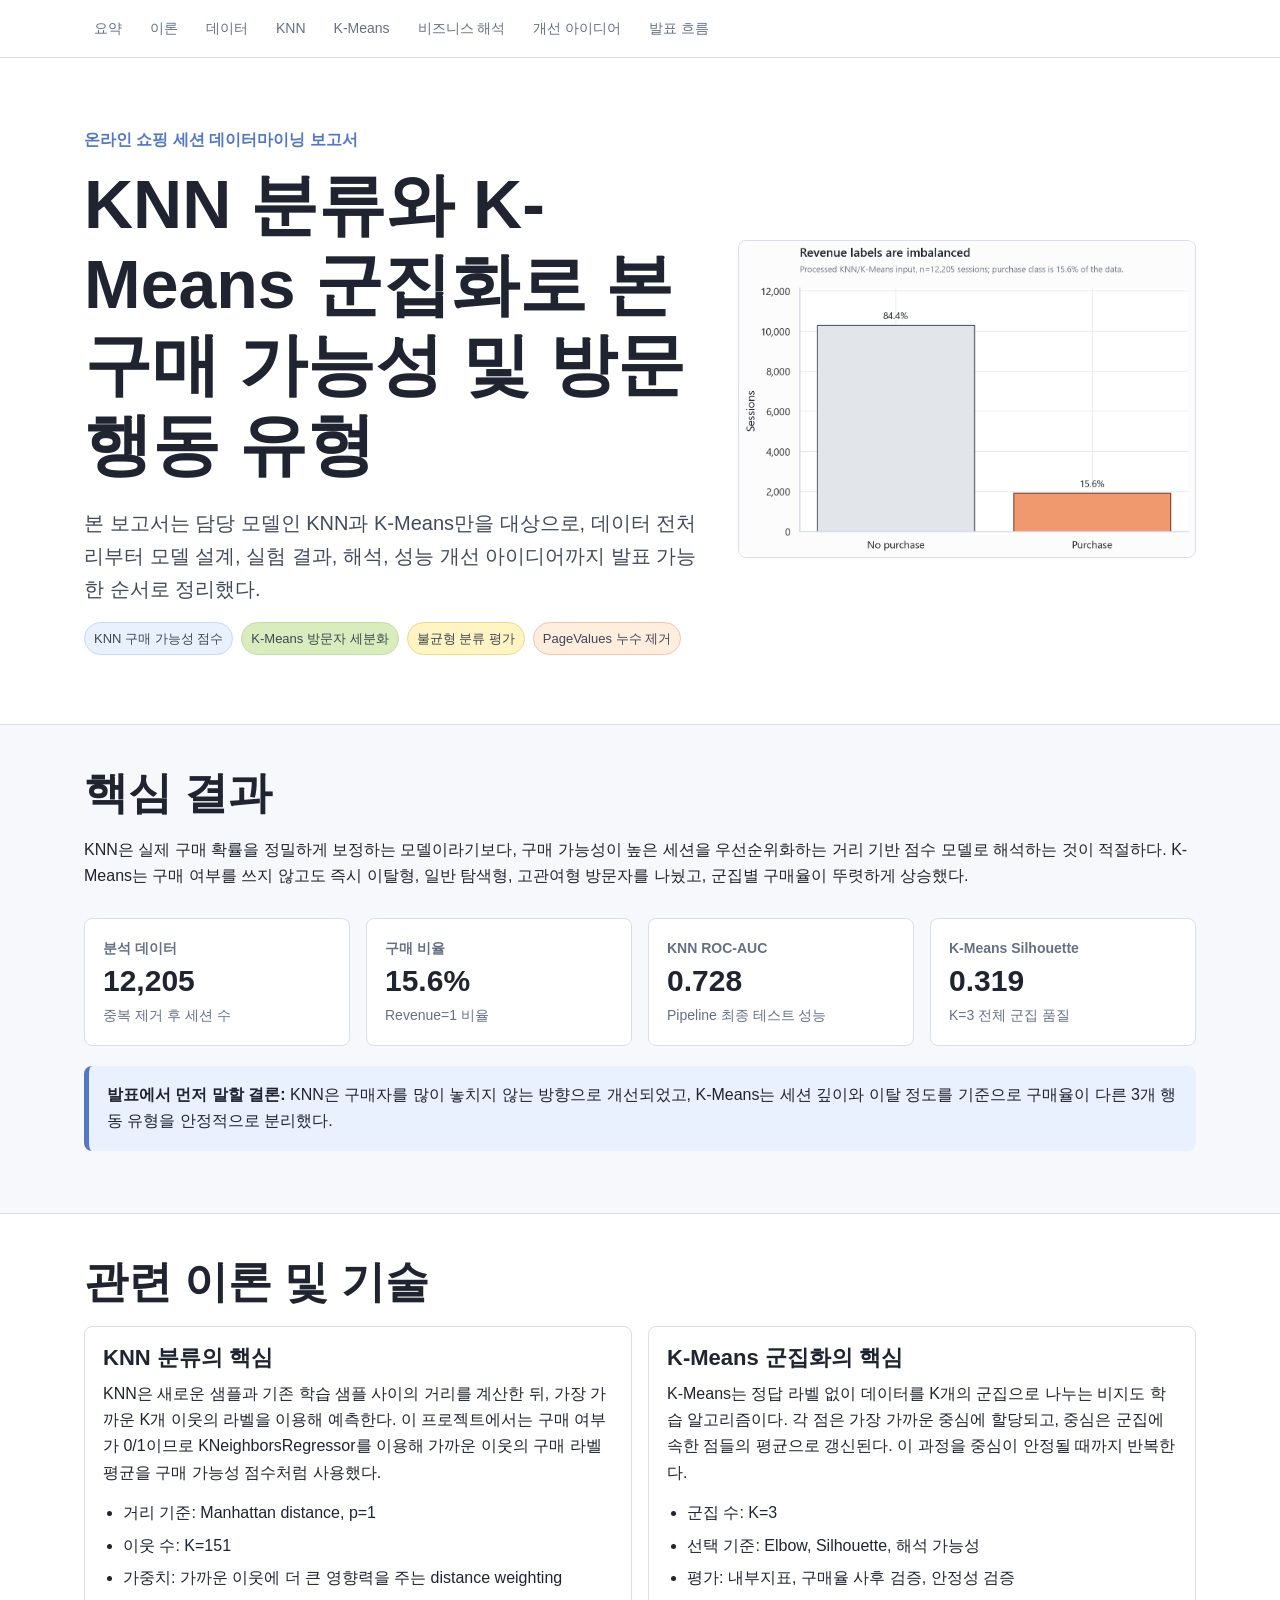
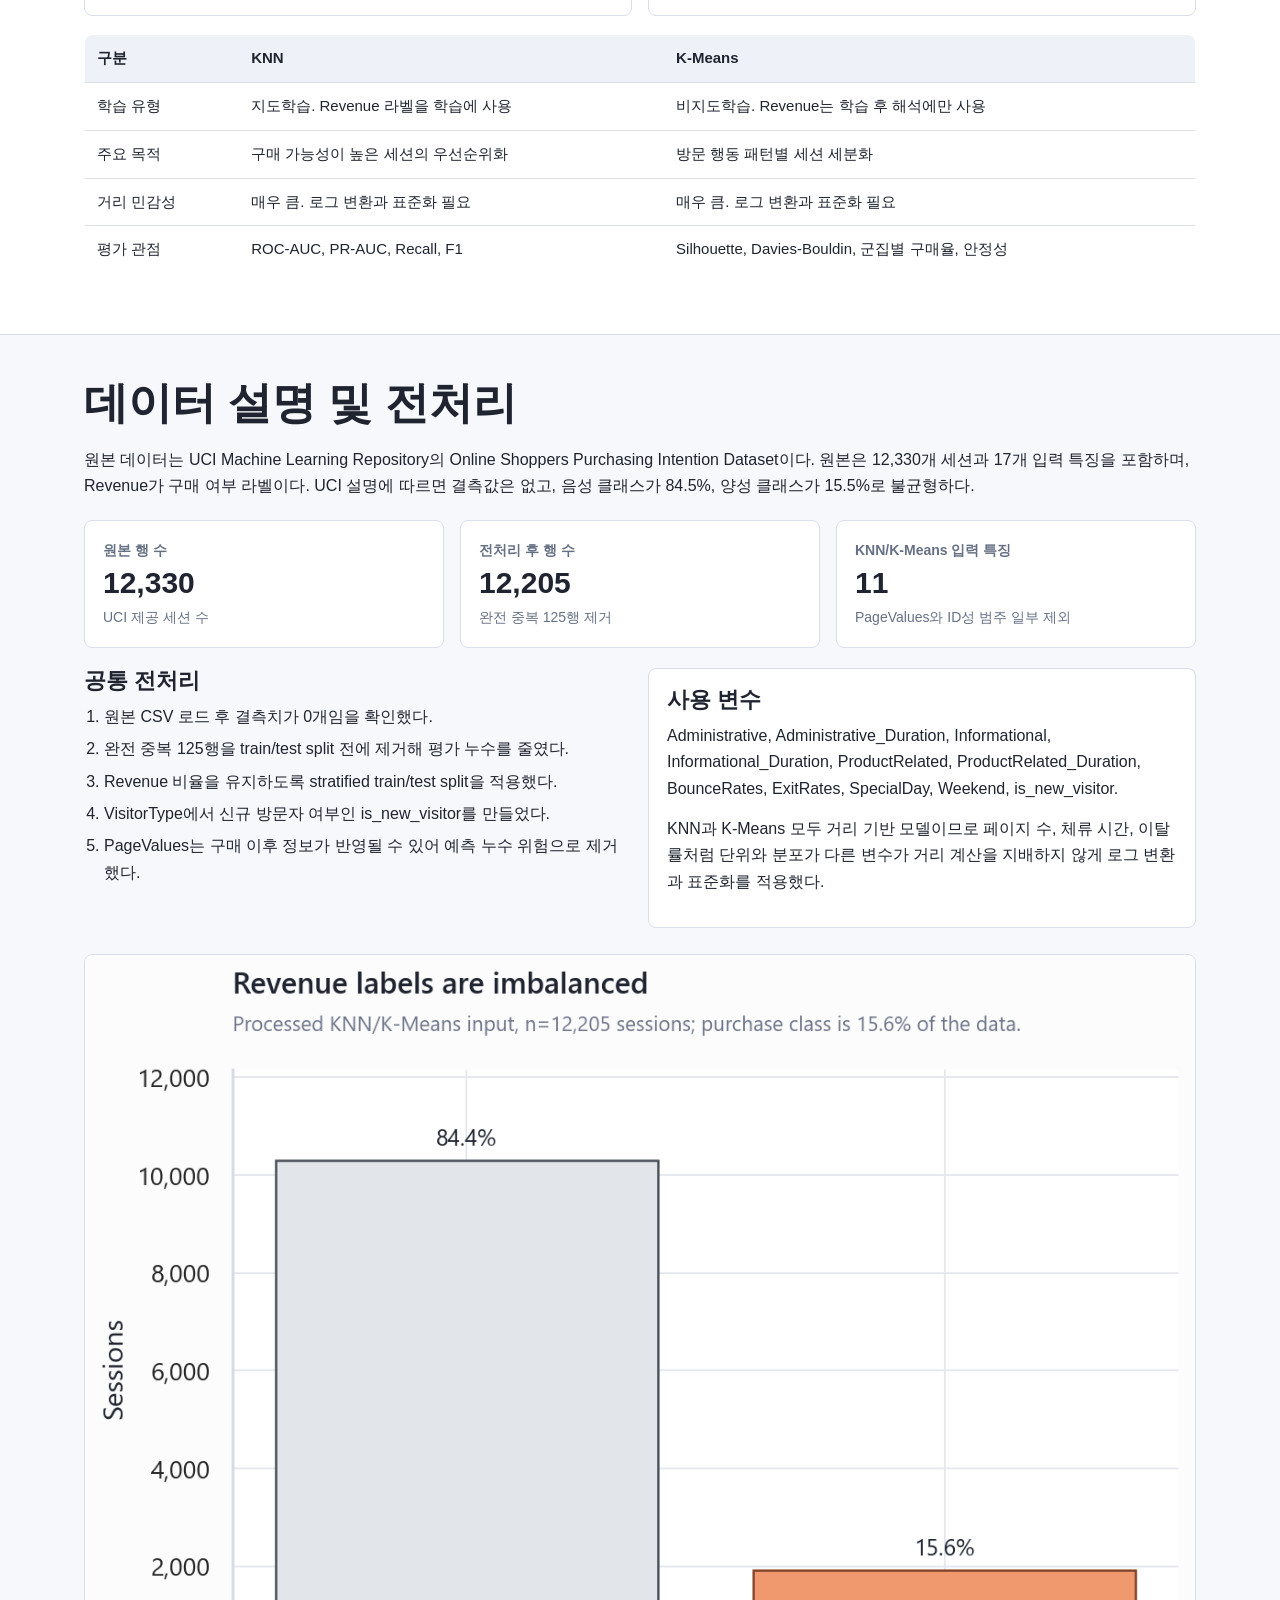
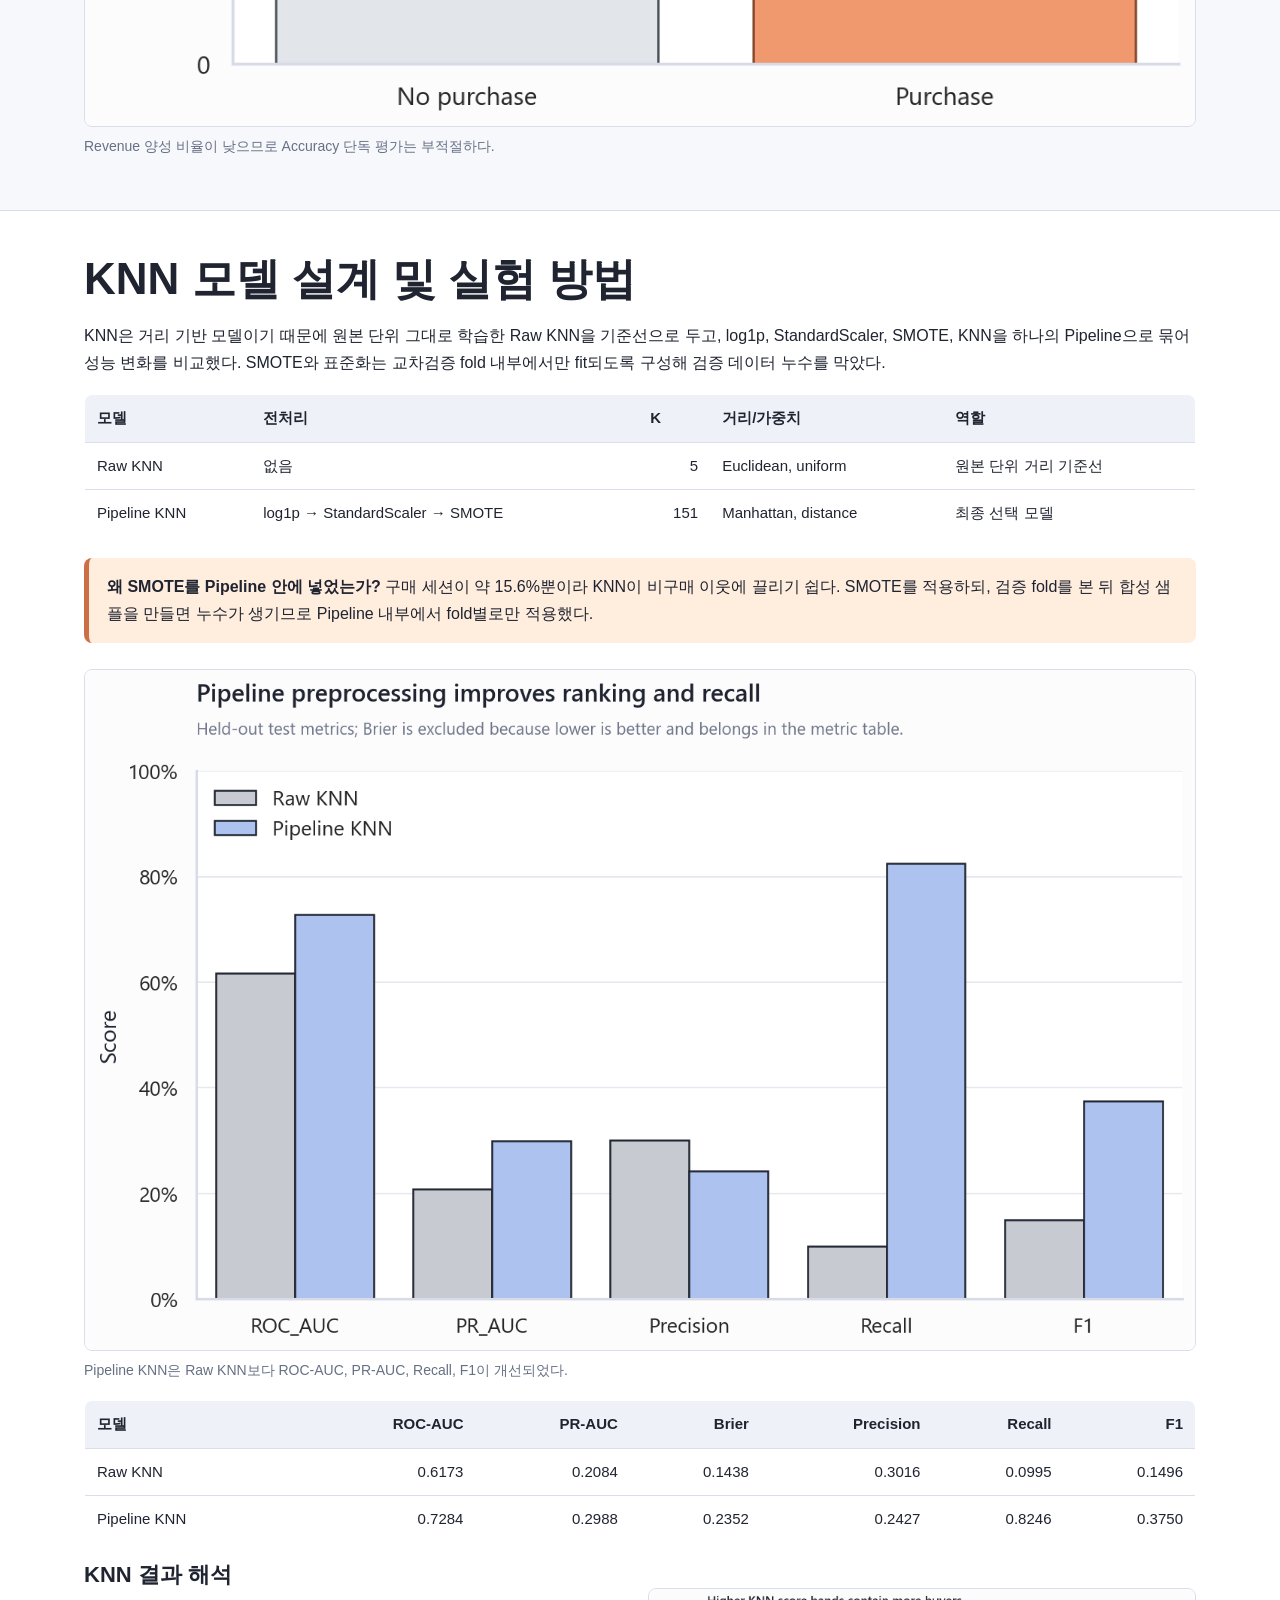
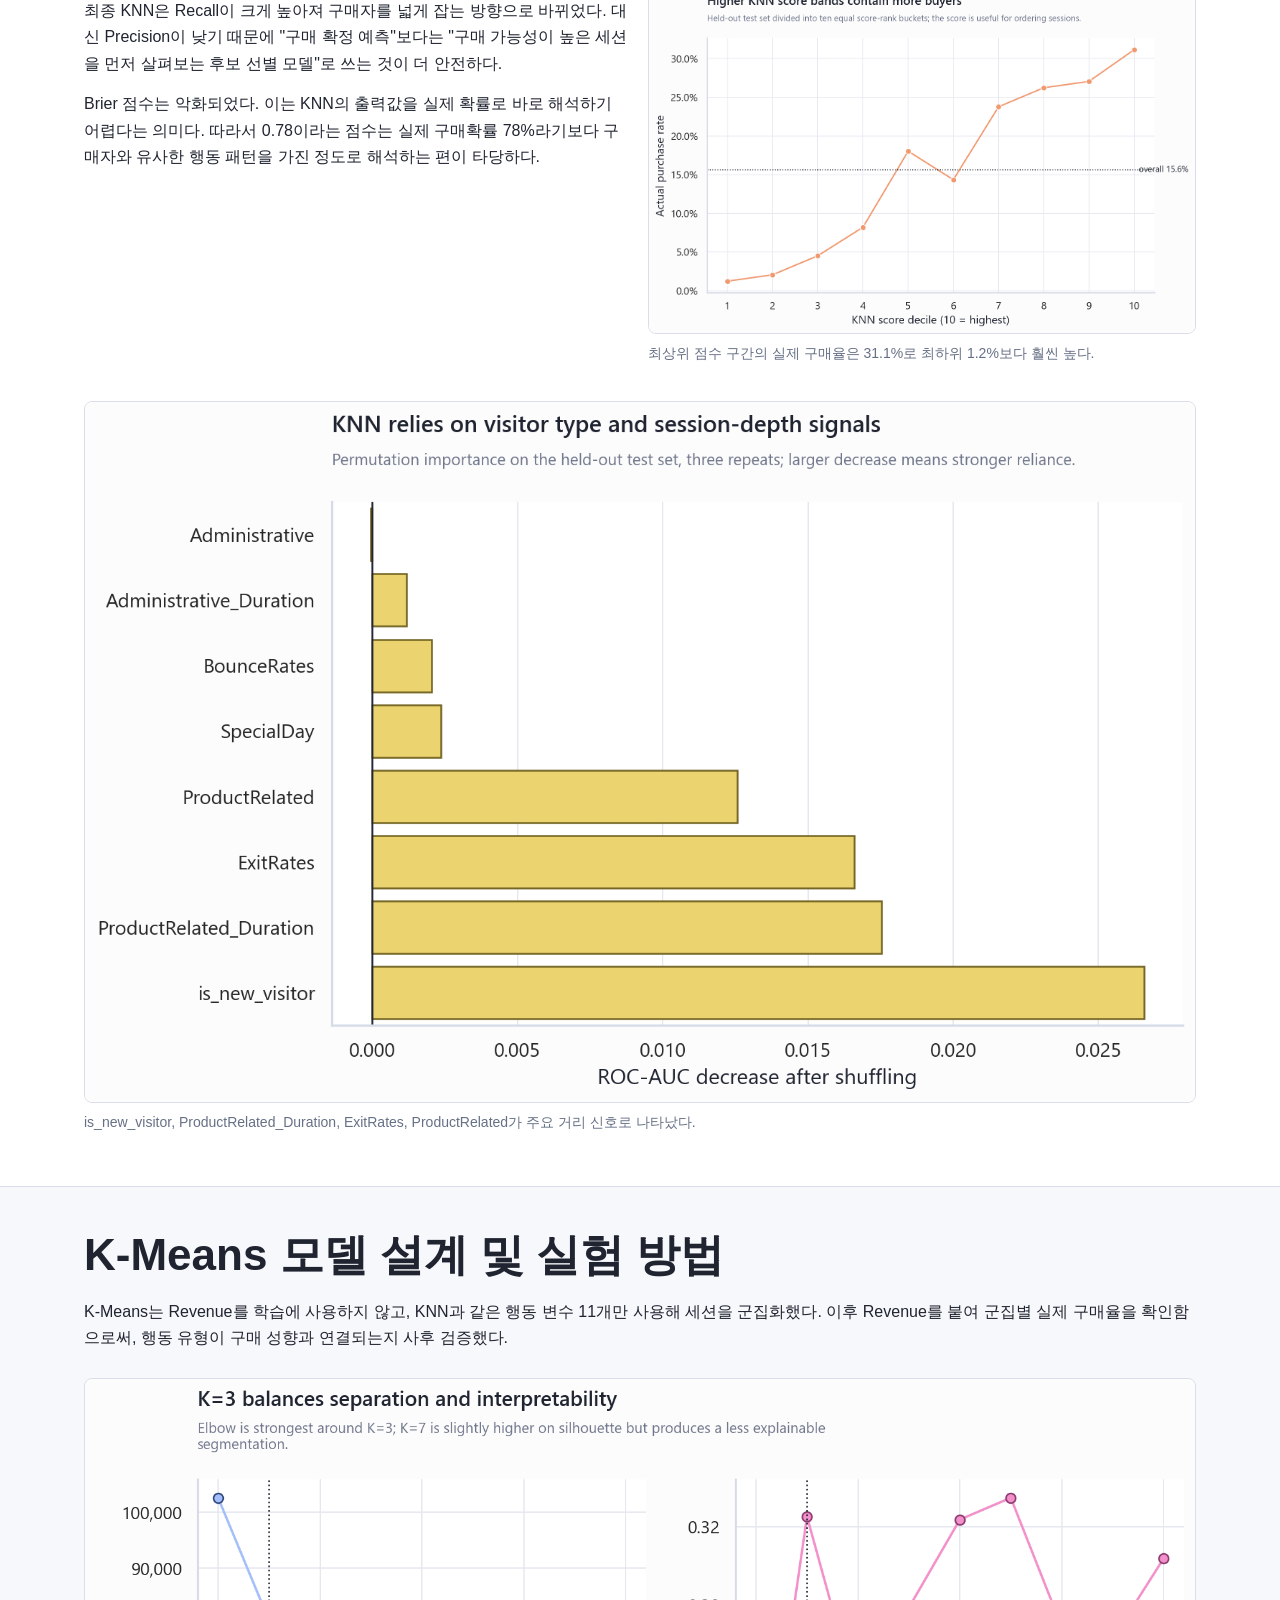
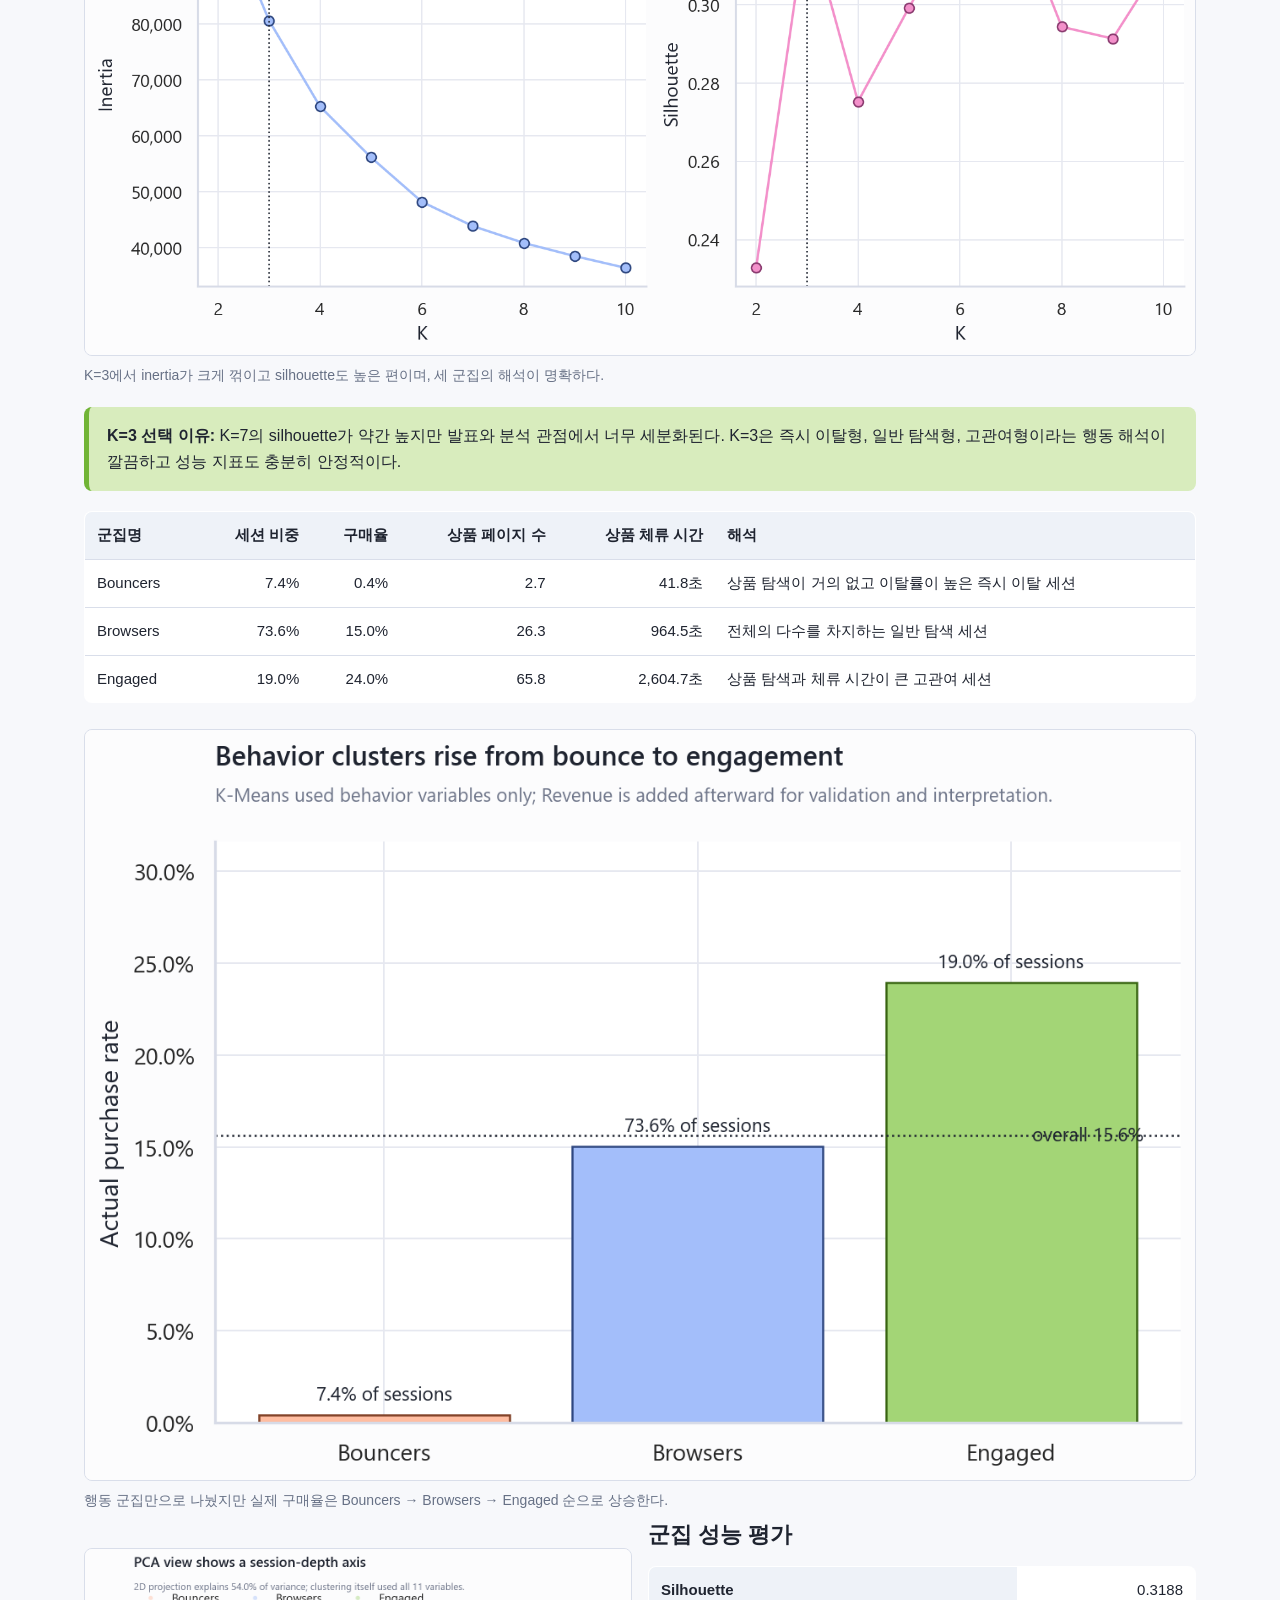
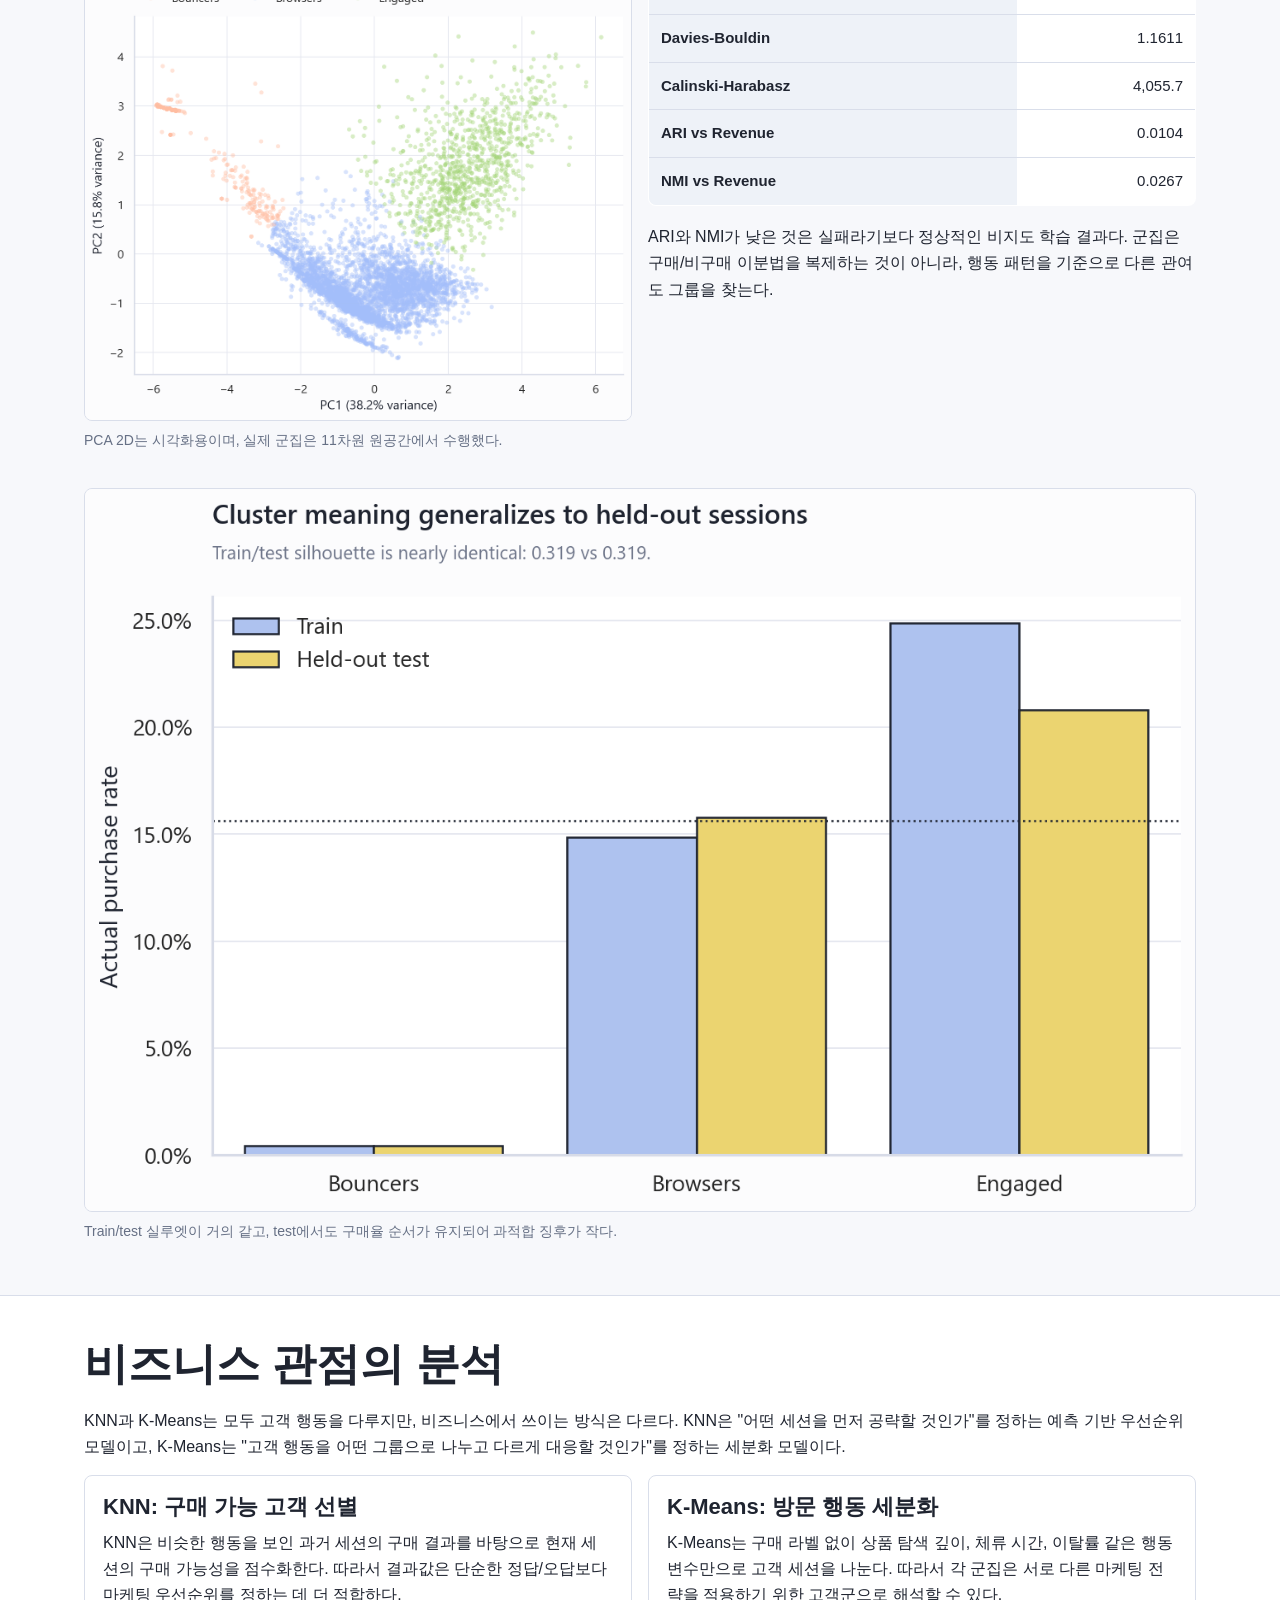
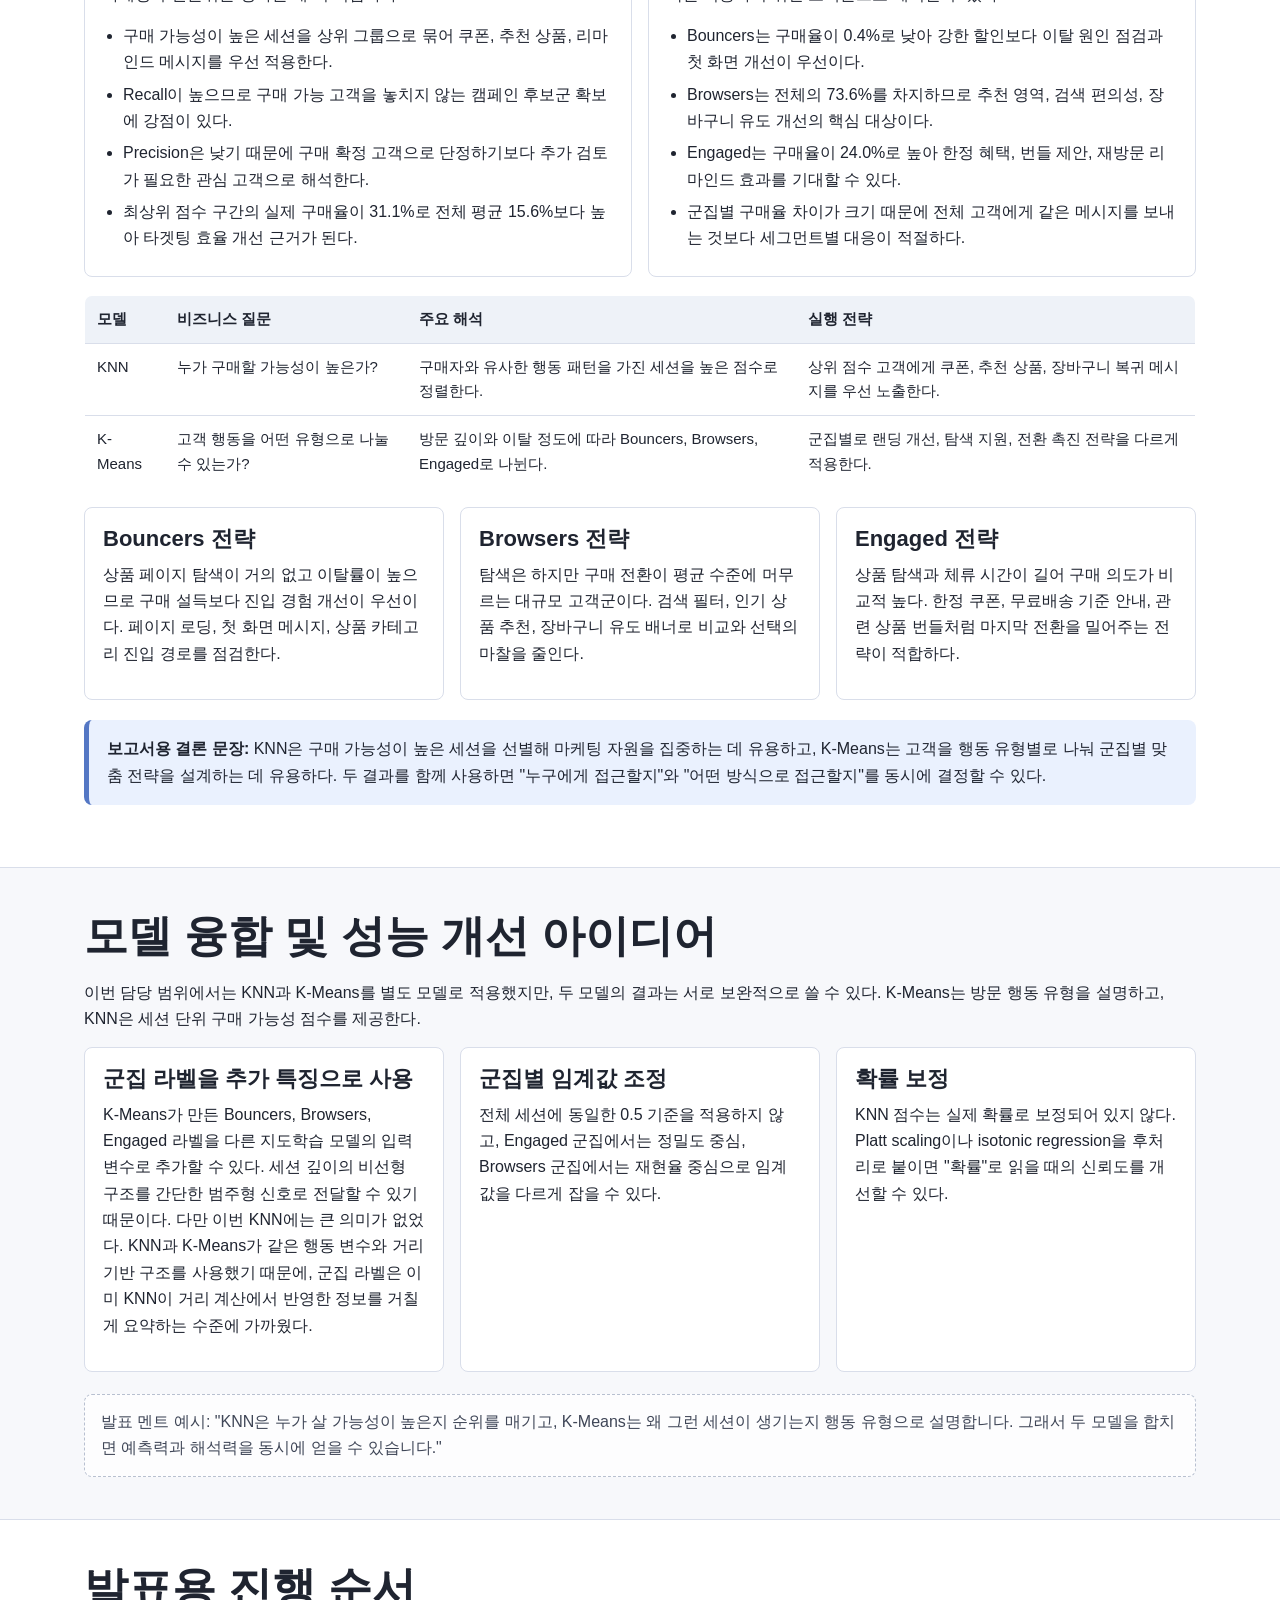
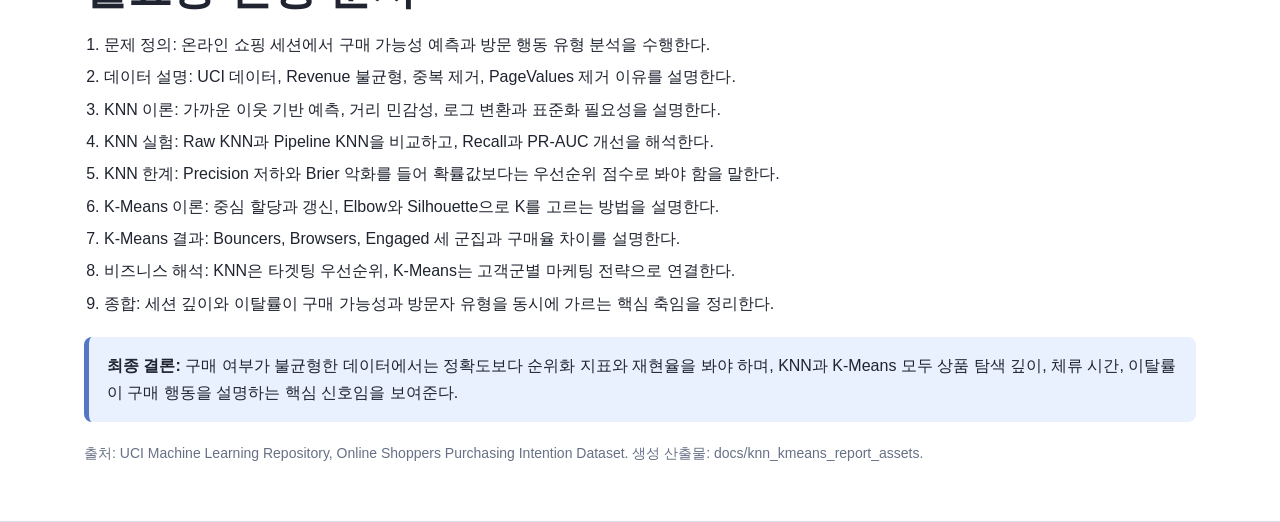
<file: docs/knn_kmeans_report.html>
<!doctype html>
<html lang="ko">
<head>
  <meta charset="utf-8">
  <meta name="viewport" content="width=device-width, initial-scale=1">
  <title>KNN 및 K-Means 기반 온라인 쇼핑 세션 분석 보고서</title>
  <style>
    :root {
      --page: #f7f8fb;
      --panel: #ffffff;
      --ink: #1f2430;
      --muted: #667085;
      --line: #d9deea;
      --soft: #eef2f8;
      --blue: #5477c4;
      --blue-soft: #eaf1fe;
      --gold: #b8a037;
      --gold-soft: #fff4c2;
      --orange: #cc6f47;
      --orange-soft: #ffedde;
      --olive: #71b436;
      --olive-soft: #d8ecbd;
    }

    * { box-sizing: border-box; }

    html {
      scroll-behavior: smooth;
    }

    body {
      margin: 0;
      color: var(--ink);
      background: var(--page);
      font-family: "Pretendard", "Segoe UI", "Apple SD Gothic Neo", "Malgun Gothic", Arial, sans-serif;
      line-height: 1.65;
    }

    nav {
      position: sticky;
      top: 0;
      z-index: 10;
      background: rgba(255, 255, 255, 0.94);
      border-bottom: 1px solid var(--line);
      backdrop-filter: blur(10px);
    }

    nav .inner {
      max-width: 1160px;
      margin: 0 auto;
      padding: 10px 24px;
      display: flex;
      gap: 8px;
      align-items: center;
      overflow-x: auto;
    }

    nav a {
      flex: 0 0 auto;
      padding: 7px 10px;
      color: var(--muted);
      text-decoration: none;
      font-size: 14px;
      border-radius: 6px;
    }

    nav a:hover {
      background: var(--soft);
      color: var(--ink);
    }

    header {
      background: var(--panel);
      border-bottom: 1px solid var(--line);
    }

    .wrap {
      max-width: 1160px;
      margin: 0 auto;
      padding: 42px 24px;
    }

    .hero {
      min-height: 74vh;
      display: grid;
      grid-template-columns: minmax(0, 1.15fr) minmax(300px, 0.85fr);
      gap: 34px;
      align-items: center;
    }

    .eyebrow {
      color: var(--blue);
      font-weight: 700;
      letter-spacing: 0;
      margin: 0 0 10px;
    }

    h1, h2, h3 {
      letter-spacing: 0;
      line-height: 1.18;
      margin: 0;
    }

    h1 {
      font-size: clamp(38px, 6vw, 68px);
      max-width: 870px;
    }

    h2 {
      font-size: clamp(28px, 4vw, 44px);
      margin-bottom: 18px;
    }

    h3 {
      font-size: 22px;
      margin-bottom: 10px;
    }

    p {
      margin: 0 0 14px;
    }

    .lead {
      margin-top: 22px;
      max-width: 820px;
      color: #424a5b;
      font-size: 20px;
    }

    .hero img {
      width: 100%;
      border: 1px solid var(--line);
      border-radius: 8px;
      background: #fff;
    }

    section {
      border-bottom: 1px solid var(--line);
      background: var(--page);
    }

    section:nth-of-type(even) {
      background: #ffffff;
    }

    .summary-grid,
    .metric-grid,
    .two-col,
    .three-col {
      display: grid;
      gap: 16px;
    }

    .summary-grid {
      grid-template-columns: repeat(4, minmax(0, 1fr));
      margin-top: 28px;
    }

    .two-col {
      grid-template-columns: repeat(2, minmax(0, 1fr));
      align-items: start;
    }

    .three-col {
      grid-template-columns: repeat(3, minmax(0, 1fr));
    }

    .metric-grid {
      grid-template-columns: repeat(3, minmax(0, 1fr));
      margin: 20px 0;
    }

    .card,
    .metric,
    .note {
      background: var(--panel);
      border: 1px solid var(--line);
      border-radius: 8px;
      padding: 18px;
    }

    .metric b {
      display: block;
      color: var(--muted);
      font-size: 14px;
      font-weight: 650;
    }

    .metric strong {
      display: block;
      margin-top: 6px;
      font-size: 30px;
      line-height: 1;
      font-variant-numeric: tabular-nums;
    }

    .metric span {
      display: block;
      margin-top: 8px;
      color: var(--muted);
      font-size: 14px;
    }

    .tag-row {
      display: flex;
      flex-wrap: wrap;
      gap: 8px;
      margin-top: 16px;
    }

    .tag {
      border: 1px solid var(--line);
      border-radius: 999px;
      padding: 5px 9px;
      background: var(--panel);
      color: #3f4657;
      font-size: 13px;
    }

    .tag.blue { background: var(--blue-soft); border-color: #c8d7f5; }
    .tag.gold { background: var(--gold-soft); border-color: #eadb84; }
    .tag.orange { background: var(--orange-soft); border-color: #f2c4ac; }
    .tag.olive { background: var(--olive-soft); border-color: #c4dda8; }

    figure {
      margin: 26px 0 10px;
    }

    figure img {
      display: block;
      width: 100%;
      height: auto;
      border: 1px solid var(--line);
      border-radius: 8px;
      background: #fff;
    }

    figcaption {
      margin-top: 8px;
      color: var(--muted);
      font-size: 14px;
    }

    table {
      width: 100%;
      border-collapse: collapse;
      margin: 18px 0;
      background: var(--panel);
      border: 1px solid var(--line);
      border-radius: 8px;
      overflow: hidden;
      display: table;
    }

    th, td {
      border-bottom: 1px solid var(--line);
      padding: 11px 12px;
      text-align: left;
      vertical-align: top;
      font-size: 15px;
    }

    th {
      background: var(--soft);
      font-weight: 750;
    }

    tr:last-child td {
      border-bottom: 0;
    }

    .num {
      text-align: right;
      font-variant-numeric: tabular-nums;
      white-space: nowrap;
    }

    .callout {
      border-left: 5px solid var(--blue);
      background: var(--blue-soft);
      padding: 16px 18px;
      border-radius: 8px;
      margin: 20px 0;
    }

    .callout.orange {
      border-left-color: var(--orange);
      background: var(--orange-soft);
    }

    .callout.olive {
      border-left-color: var(--olive);
      background: var(--olive-soft);
    }

    ul, ol {
      margin: 10px 0 0 20px;
      padding: 0;
    }

    li {
      margin: 6px 0;
    }

    .slide-note {
      margin-top: 22px;
      padding: 14px 16px;
      border: 1px dashed #b8c0d0;
      border-radius: 8px;
      color: #3f4657;
      background: rgba(255, 255, 255, 0.72);
    }

    .footer {
      color: var(--muted);
      font-size: 14px;
    }

    @media print {
      nav { display: none; }
      section, header { break-after: page; }
      .wrap { padding: 28px 20px; }
      .hero { min-height: auto; }
    }

    @media (max-width: 860px) {
      .hero,
      .two-col,
      .three-col,
      .summary-grid,
      .metric-grid {
        grid-template-columns: 1fr;
      }

      .wrap {
        padding: 30px 18px;
      }

      table {
        display: block;
        overflow-x: auto;
      }
    }
  </style>
</head>
<body>
  <nav aria-label="보고서 목차">
    <div class="inner">
      <a href="#summary">요약</a>
      <a href="#theory">이론</a>
      <a href="#data">데이터</a>
      <a href="#knn">KNN</a>
      <a href="#kmeans">K-Means</a>
      <a href="#business">비즈니스 해석</a>
      <a href="#fusion">개선 아이디어</a>
      <a href="#presentation">발표 흐름</a>
    </div>
  </nav>

  <header>
    <div class="wrap hero">
      <div>
        <p class="eyebrow">온라인 쇼핑 세션 데이터마이닝 보고서</p>
        <h1>KNN 분류와 K-Means 군집화로 본 구매 가능성 및 방문 행동 유형</h1>
        <p class="lead">
          본 보고서는 담당 모델인 KNN과 K-Means만을 대상으로, 데이터 전처리부터 모델 설계,
          실험 결과, 해석, 성능 개선 아이디어까지 발표 가능한 순서로 정리했다.
        </p>
        <div class="tag-row">
          <span class="tag blue">KNN 구매 가능성 점수</span>
          <span class="tag olive">K-Means 방문자 세분화</span>
          <span class="tag gold">불균형 분류 평가</span>
          <span class="tag orange">PageValues 누수 제거</span>
        </div>
      </div>
      <figure>
        <img src="knn_kmeans_report_assets/class_balance.png" alt="Revenue 클래스 불균형 그래프">
      </figure>
    </div>
  </header>

  <section id="summary">
    <div class="wrap">
      <h2>핵심 결과</h2>
      <p>
        KNN은 실제 구매 확률을 정밀하게 보정하는 모델이라기보다, 구매 가능성이 높은 세션을
        우선순위화하는 거리 기반 점수 모델로 해석하는 것이 적절하다. K-Means는 구매 여부를 쓰지 않고도
        즉시 이탈형, 일반 탐색형, 고관여형 방문자를 나눴고, 군집별 구매율이 뚜렷하게 상승했다.
      </p>
      <div class="summary-grid">
        <div class="metric">
          <b>분석 데이터</b>
          <strong>12,205</strong>
          <span>중복 제거 후 세션 수</span>
        </div>
        <div class="metric">
          <b>구매 비율</b>
          <strong>15.6%</strong>
          <span>Revenue=1 비율</span>
        </div>
        <div class="metric">
          <b>KNN ROC-AUC</b>
          <strong>0.728</strong>
          <span>Pipeline 최종 테스트 성능</span>
        </div>
        <div class="metric">
          <b>K-Means Silhouette</b>
          <strong>0.319</strong>
          <span>K=3 전체 군집 품질</span>
        </div>
      </div>
      <div class="callout">
        <b>발표에서 먼저 말할 결론:</b>
        KNN은 구매자를 많이 놓치지 않는 방향으로 개선되었고, K-Means는 세션 깊이와 이탈 정도를 기준으로
        구매율이 다른 3개 행동 유형을 안정적으로 분리했다.
      </div>
    </div>
  </section>

  <section id="theory">
    <div class="wrap">
      <h2>관련 이론 및 기술</h2>
      <div class="two-col">
        <div class="card">
          <h3>KNN 분류의 핵심</h3>
          <p>
            KNN은 새로운 샘플과 기존 학습 샘플 사이의 거리를 계산한 뒤, 가장 가까운 K개 이웃의 라벨을
            이용해 예측한다. 이 프로젝트에서는 구매 여부가 0/1이므로 KNeighborsRegressor를 이용해
            가까운 이웃의 구매 라벨 평균을 구매 가능성 점수처럼 사용했다.
          </p>
          <ul>
            <li>거리 기준: Manhattan distance, p=1</li>
            <li>이웃 수: K=151</li>
            <li>가중치: 가까운 이웃에 더 큰 영향력을 주는 distance weighting</li>
          </ul>
        </div>
        <div class="card">
          <h3>K-Means 군집화의 핵심</h3>
          <p>
            K-Means는 정답 라벨 없이 데이터를 K개의 군집으로 나누는 비지도 학습 알고리즘이다.
            각 점은 가장 가까운 중심에 할당되고, 중심은 군집에 속한 점들의 평균으로 갱신된다.
            이 과정을 중심이 안정될 때까지 반복한다.
          </p>
          <ul>
            <li>군집 수: K=3</li>
            <li>선택 기준: Elbow, Silhouette, 해석 가능성</li>
            <li>평가: 내부지표, 구매율 사후 검증, 안정성 검증</li>
          </ul>
        </div>
      </div>
      <table>
        <thead>
          <tr>
            <th>구분</th>
            <th>KNN</th>
            <th>K-Means</th>
          </tr>
        </thead>
        <tbody>
          <tr>
            <td>학습 유형</td>
            <td>지도학습. Revenue 라벨을 학습에 사용</td>
            <td>비지도학습. Revenue는 학습 후 해석에만 사용</td>
          </tr>
          <tr>
            <td>주요 목적</td>
            <td>구매 가능성이 높은 세션의 우선순위화</td>
            <td>방문 행동 패턴별 세션 세분화</td>
          </tr>
          <tr>
            <td>거리 민감성</td>
            <td>매우 큼. 로그 변환과 표준화 필요</td>
            <td>매우 큼. 로그 변환과 표준화 필요</td>
          </tr>
          <tr>
            <td>평가 관점</td>
            <td>ROC-AUC, PR-AUC, Recall, F1</td>
            <td>Silhouette, Davies-Bouldin, 군집별 구매율, 안정성</td>
          </tr>
        </tbody>
      </table>
    </div>
  </section>

  <section id="data">
    <div class="wrap">
      <h2>데이터 설명 및 전처리</h2>
      <p>
        원본 데이터는 UCI Machine Learning Repository의 Online Shoppers Purchasing Intention Dataset이다.
        원본은 12,330개 세션과 17개 입력 특징을 포함하며, Revenue가 구매 여부 라벨이다.
        UCI 설명에 따르면 결측값은 없고, 음성 클래스가 84.5%, 양성 클래스가 15.5%로 불균형하다.
      </p>
      <div class="metric-grid">
        <div class="metric">
          <b>원본 행 수</b>
          <strong>12,330</strong>
          <span>UCI 제공 세션 수</span>
        </div>
        <div class="metric">
          <b>전처리 후 행 수</b>
          <strong>12,205</strong>
          <span>완전 중복 125행 제거</span>
        </div>
        <div class="metric">
          <b>KNN/K-Means 입력 특징</b>
          <strong>11</strong>
          <span>PageValues와 ID성 범주 일부 제외</span>
        </div>
      </div>
      <div class="two-col">
        <div>
          <h3>공통 전처리</h3>
          <ol>
            <li>원본 CSV 로드 후 결측치가 0개임을 확인했다.</li>
            <li>완전 중복 125행을 train/test split 전에 제거해 평가 누수를 줄였다.</li>
            <li>Revenue 비율을 유지하도록 stratified train/test split을 적용했다.</li>
            <li>VisitorType에서 신규 방문자 여부인 is_new_visitor를 만들었다.</li>
            <li>PageValues는 구매 이후 정보가 반영될 수 있어 예측 누수 위험으로 제거했다.</li>
          </ol>
        </div>
        <div class="note">
          <h3>사용 변수</h3>
          <p>
            Administrative, Administrative_Duration, Informational, Informational_Duration,
            ProductRelated, ProductRelated_Duration, BounceRates, ExitRates, SpecialDay,
            Weekend, is_new_visitor.
          </p>
          <p>
            KNN과 K-Means 모두 거리 기반 모델이므로 페이지 수, 체류 시간, 이탈률처럼 단위와 분포가 다른
            변수가 거리 계산을 지배하지 않게 로그 변환과 표준화를 적용했다.
          </p>
        </div>
      </div>
      <figure>
        <img src="knn_kmeans_report_assets/class_balance.png" alt="구매/비구매 클래스 분포">
        <figcaption>Revenue 양성 비율이 낮으므로 Accuracy 단독 평가는 부적절하다.</figcaption>
      </figure>
    </div>
  </section>

  <section id="knn">
    <div class="wrap">
      <h2>KNN 모델 설계 및 실험 방법</h2>
      <p>
        KNN은 거리 기반 모델이기 때문에 원본 단위 그대로 학습한 Raw KNN을 기준선으로 두고,
        log1p, StandardScaler, SMOTE, KNN을 하나의 Pipeline으로 묶어 성능 변화를 비교했다.
        SMOTE와 표준화는 교차검증 fold 내부에서만 fit되도록 구성해 검증 데이터 누수를 막았다.
      </p>
      <table>
        <thead>
          <tr>
            <th>모델</th>
            <th>전처리</th>
            <th>K</th>
            <th>거리/가중치</th>
            <th>역할</th>
          </tr>
        </thead>
        <tbody>
          <tr>
            <td>Raw KNN</td>
            <td>없음</td>
            <td class="num">5</td>
            <td>Euclidean, uniform</td>
            <td>원본 단위 거리 기준선</td>
          </tr>
          <tr>
            <td>Pipeline KNN</td>
            <td>log1p → StandardScaler → SMOTE</td>
            <td class="num">151</td>
            <td>Manhattan, distance</td>
            <td>최종 선택 모델</td>
          </tr>
        </tbody>
      </table>

      <div class="callout orange">
        <b>왜 SMOTE를 Pipeline 안에 넣었는가?</b>
        구매 세션이 약 15.6%뿐이라 KNN이 비구매 이웃에 끌리기 쉽다. SMOTE를 적용하되,
        검증 fold를 본 뒤 합성 샘플을 만들면 누수가 생기므로 Pipeline 내부에서 fold별로만 적용했다.
      </div>

      <figure>
        <img src="knn_kmeans_report_assets/knn_metric_comparison.png" alt="Raw KNN과 Pipeline KNN 성능 비교">
        <figcaption>Pipeline KNN은 Raw KNN보다 ROC-AUC, PR-AUC, Recall, F1이 개선되었다.</figcaption>
      </figure>

      <table>
        <thead>
          <tr>
            <th>모델</th>
            <th class="num">ROC-AUC</th>
            <th class="num">PR-AUC</th>
            <th class="num">Brier</th>
            <th class="num">Precision</th>
            <th class="num">Recall</th>
            <th class="num">F1</th>
          </tr>
        </thead>
        <tbody>
          <tr>
            <td>Raw KNN</td>
            <td class="num">0.6173</td>
            <td class="num">0.2084</td>
            <td class="num">0.1438</td>
            <td class="num">0.3016</td>
            <td class="num">0.0995</td>
            <td class="num">0.1496</td>
          </tr>
          <tr>
            <td>Pipeline KNN</td>
            <td class="num">0.7284</td>
            <td class="num">0.2988</td>
            <td class="num">0.2352</td>
            <td class="num">0.2427</td>
            <td class="num">0.8246</td>
            <td class="num">0.3750</td>
          </tr>
        </tbody>
      </table>

      <div class="two-col">
        <div>
          <h3>KNN 결과 해석</h3>
          <p>
            최종 KNN은 Recall이 크게 높아져 구매자를 넓게 잡는 방향으로 바뀌었다.
            대신 Precision이 낮기 때문에 "구매 확정 예측"보다는 "구매 가능성이 높은 세션을 먼저 살펴보는
            후보 선별 모델"로 쓰는 것이 더 안전하다.
          </p>
          <p>
            Brier 점수는 악화되었다. 이는 KNN의 출력값을 실제 확률로 바로 해석하기 어렵다는 의미다.
            따라서 0.78이라는 점수는 실제 구매확률 78%라기보다 구매자와 유사한 행동 패턴을 가진 정도로
            해석하는 편이 타당하다.
          </p>
        </div>
        <figure>
          <img src="knn_kmeans_report_assets/knn_decile_purchase_rate.png" alt="KNN 점수 구간별 실제 구매율">
          <figcaption>최상위 점수 구간의 실제 구매율은 31.1%로 최하위 1.2%보다 훨씬 높다.</figcaption>
        </figure>
      </div>

      <figure>
        <img src="knn_kmeans_report_assets/knn_permutation_importance.png" alt="KNN permutation importance">
        <figcaption>is_new_visitor, ProductRelated_Duration, ExitRates, ProductRelated가 주요 거리 신호로 나타났다.</figcaption>
      </figure>
    </div>
  </section>

  <section id="kmeans">
    <div class="wrap">
      <h2>K-Means 모델 설계 및 실험 방법</h2>
      <p>
        K-Means는 Revenue를 학습에 사용하지 않고, KNN과 같은 행동 변수 11개만 사용해 세션을 군집화했다.
        이후 Revenue를 붙여 군집별 실제 구매율을 확인함으로써, 행동 유형이 구매 성향과 연결되는지 사후 검증했다.
      </p>
      <figure>
        <img src="knn_kmeans_report_assets/kmeans_k_selection.png" alt="K-Means K 선택 그래프">
        <figcaption>K=3에서 inertia가 크게 꺾이고 silhouette도 높은 편이며, 세 군집의 해석이 명확하다.</figcaption>
      </figure>
      <div class="callout olive">
        <b>K=3 선택 이유:</b>
        K=7의 silhouette가 약간 높지만 발표와 분석 관점에서 너무 세분화된다.
        K=3은 즉시 이탈형, 일반 탐색형, 고관여형이라는 행동 해석이 깔끔하고 성능 지표도 충분히 안정적이다.
      </div>
      <table>
        <thead>
          <tr>
            <th>군집명</th>
            <th class="num">세션 비중</th>
            <th class="num">구매율</th>
            <th class="num">상품 페이지 수</th>
            <th class="num">상품 체류 시간</th>
            <th>해석</th>
          </tr>
        </thead>
        <tbody>
          <tr>
            <td>Bouncers</td>
            <td class="num">7.4%</td>
            <td class="num">0.4%</td>
            <td class="num">2.7</td>
            <td class="num">41.8초</td>
            <td>상품 탐색이 거의 없고 이탈률이 높은 즉시 이탈 세션</td>
          </tr>
          <tr>
            <td>Browsers</td>
            <td class="num">73.6%</td>
            <td class="num">15.0%</td>
            <td class="num">26.3</td>
            <td class="num">964.5초</td>
            <td>전체의 다수를 차지하는 일반 탐색 세션</td>
          </tr>
          <tr>
            <td>Engaged</td>
            <td class="num">19.0%</td>
            <td class="num">24.0%</td>
            <td class="num">65.8</td>
            <td class="num">2,604.7초</td>
            <td>상품 탐색과 체류 시간이 큰 고관여 세션</td>
          </tr>
        </tbody>
      </table>

      <figure>
        <img src="knn_kmeans_report_assets/kmeans_cluster_purchase_rate.png" alt="K-Means 군집별 구매율">
        <figcaption>행동 군집만으로 나눴지만 실제 구매율은 Bouncers → Browsers → Engaged 순으로 상승한다.</figcaption>
      </figure>

      <div class="two-col">
        <figure>
          <img src="knn_kmeans_report_assets/kmeans_pca_projection.png" alt="K-Means PCA 2D 투영">
          <figcaption>PCA 2D는 시각화용이며, 실제 군집은 11차원 원공간에서 수행했다.</figcaption>
        </figure>
        <div>
          <h3>군집 성능 평가</h3>
          <table>
            <tbody>
              <tr>
                <th>Silhouette</th>
                <td class="num">0.3188</td>
              </tr>
              <tr>
                <th>Davies-Bouldin</th>
                <td class="num">1.1611</td>
              </tr>
              <tr>
                <th>Calinski-Harabasz</th>
                <td class="num">4,055.7</td>
              </tr>
              <tr>
                <th>ARI vs Revenue</th>
                <td class="num">0.0104</td>
              </tr>
              <tr>
                <th>NMI vs Revenue</th>
                <td class="num">0.0267</td>
              </tr>
            </tbody>
          </table>
          <p>
            ARI와 NMI가 낮은 것은 실패라기보다 정상적인 비지도 학습 결과다.
            군집은 구매/비구매 이분법을 복제하는 것이 아니라, 행동 패턴을 기준으로 다른 관여도 그룹을 찾는다.
          </p>
        </div>
      </div>

      <figure>
        <img src="knn_kmeans_report_assets/kmeans_generalization.png" alt="K-Means train/test 일반화 검증">
        <figcaption>Train/test 실루엣이 거의 같고, test에서도 구매율 순서가 유지되어 과적합 징후가 작다.</figcaption>
      </figure>
    </div>
  </section>

  <section id="business">
    <div class="wrap">
      <h2>비즈니스 관점의 분석</h2>
      <p>
        KNN과 K-Means는 모두 고객 행동을 다루지만, 비즈니스에서 쓰이는 방식은 다르다.
        KNN은 "어떤 세션을 먼저 공략할 것인가"를 정하는 예측 기반 우선순위 모델이고,
        K-Means는 "고객 행동을 어떤 그룹으로 나누고 다르게 대응할 것인가"를 정하는 세분화 모델이다.
      </p>

      <div class="two-col">
        <div class="card">
          <h3>KNN: 구매 가능 고객 선별</h3>
          <p>
            KNN은 비슷한 행동을 보인 과거 세션의 구매 결과를 바탕으로 현재 세션의 구매 가능성을 점수화한다.
            따라서 결과값은 단순한 정답/오답보다 마케팅 우선순위를 정하는 데 더 적합하다.
          </p>
          <ul>
            <li>구매 가능성이 높은 세션을 상위 그룹으로 묶어 쿠폰, 추천 상품, 리마인드 메시지를 우선 적용한다.</li>
            <li>Recall이 높으므로 구매 가능 고객을 놓치지 않는 캠페인 후보군 확보에 강점이 있다.</li>
            <li>Precision은 낮기 때문에 구매 확정 고객으로 단정하기보다 추가 검토가 필요한 관심 고객으로 해석한다.</li>
            <li>최상위 점수 구간의 실제 구매율이 31.1%로 전체 평균 15.6%보다 높아 타겟팅 효율 개선 근거가 된다.</li>
          </ul>
        </div>

        <div class="card">
          <h3>K-Means: 방문 행동 세분화</h3>
          <p>
            K-Means는 구매 라벨 없이 상품 탐색 깊이, 체류 시간, 이탈률 같은 행동 변수만으로 고객 세션을 나눈다.
            따라서 각 군집은 서로 다른 마케팅 전략을 적용하기 위한 고객군으로 해석할 수 있다.
          </p>
          <ul>
            <li>Bouncers는 구매율이 0.4%로 낮아 강한 할인보다 이탈 원인 점검과 첫 화면 개선이 우선이다.</li>
            <li>Browsers는 전체의 73.6%를 차지하므로 추천 영역, 검색 편의성, 장바구니 유도 개선의 핵심 대상이다.</li>
            <li>Engaged는 구매율이 24.0%로 높아 한정 혜택, 번들 제안, 재방문 리마인드 효과를 기대할 수 있다.</li>
            <li>군집별 구매율 차이가 크기 때문에 전체 고객에게 같은 메시지를 보내는 것보다 세그먼트별 대응이 적절하다.</li>
          </ul>
        </div>
      </div>

      <table>
        <thead>
          <tr>
            <th>모델</th>
            <th>비즈니스 질문</th>
            <th>주요 해석</th>
            <th>실행 전략</th>
          </tr>
        </thead>
        <tbody>
          <tr>
            <td>KNN</td>
            <td>누가 구매할 가능성이 높은가?</td>
            <td>구매자와 유사한 행동 패턴을 가진 세션을 높은 점수로 정렬한다.</td>
            <td>상위 점수 고객에게 쿠폰, 추천 상품, 장바구니 복귀 메시지를 우선 노출한다.</td>
          </tr>
          <tr>
            <td>K-Means</td>
            <td>고객 행동을 어떤 유형으로 나눌 수 있는가?</td>
            <td>방문 깊이와 이탈 정도에 따라 Bouncers, Browsers, Engaged로 나뉜다.</td>
            <td>군집별로 랜딩 개선, 탐색 지원, 전환 촉진 전략을 다르게 적용한다.</td>
          </tr>
        </tbody>
      </table>

      <div class="three-col">
        <div class="card">
          <h3>Bouncers 전략</h3>
          <p>
            상품 페이지 탐색이 거의 없고 이탈률이 높으므로 구매 설득보다 진입 경험 개선이 우선이다.
            페이지 로딩, 첫 화면 메시지, 상품 카테고리 진입 경로를 점검한다.
          </p>
        </div>
        <div class="card">
          <h3>Browsers 전략</h3>
          <p>
            탐색은 하지만 구매 전환이 평균 수준에 머무르는 대규모 고객군이다.
            검색 필터, 인기 상품 추천, 장바구니 유도 배너로 비교와 선택의 마찰을 줄인다.
          </p>
        </div>
        <div class="card">
          <h3>Engaged 전략</h3>
          <p>
            상품 탐색과 체류 시간이 길어 구매 의도가 비교적 높다.
            한정 쿠폰, 무료배송 기준 안내, 관련 상품 번들처럼 마지막 전환을 밀어주는 전략이 적합하다.
          </p>
        </div>
      </div>

      <div class="callout">
        <b>보고서용 결론 문장:</b>
        KNN은 구매 가능성이 높은 세션을 선별해 마케팅 자원을 집중하는 데 유용하고,
        K-Means는 고객을 행동 유형별로 나눠 군집별 맞춤 전략을 설계하는 데 유용하다.
        두 결과를 함께 사용하면 "누구에게 접근할지"와 "어떤 방식으로 접근할지"를 동시에 결정할 수 있다.
      </div>
    </div>
  </section>

  <section id="fusion">
    <div class="wrap">
      <h2>모델 융합 및 성능 개선 아이디어</h2>
      <p>
        이번 담당 범위에서는 KNN과 K-Means를 별도 모델로 적용했지만, 두 모델의 결과는 서로 보완적으로 쓸 수 있다.
        K-Means는 방문 행동 유형을 설명하고, KNN은 세션 단위 구매 가능성 점수를 제공한다.
      </p>
      <div class="three-col">
        <div class="card">
          <h3>군집 라벨을 추가 특징으로 사용</h3>
          <p>
            K-Means가 만든 Bouncers, Browsers, Engaged 라벨을 다른 지도학습 모델의 입력 변수로 추가할 수 있다.
            세션 깊이의 비선형 구조를 간단한 범주형 신호로 전달할 수 있기 때문이다.
            다만 이번 KNN에는 큰 의미가 없었다. KNN과 K-Means가 같은 행동 변수와 거리 기반 구조를 사용했기 때문에,
            군집 라벨은 이미 KNN이 거리 계산에서 반영한 정보를 거칠게 요약하는 수준에 가까웠다.
          </p>
        </div>
        <div class="card">
          <h3>군집별 임계값 조정</h3>
          <p>
            전체 세션에 동일한 0.5 기준을 적용하지 않고, Engaged 군집에서는 정밀도 중심,
            Browsers 군집에서는 재현율 중심으로 임계값을 다르게 잡을 수 있다.
          </p>
        </div>
        <div class="card">
          <h3>확률 보정</h3>
          <p>
            KNN 점수는 실제 확률로 보정되어 있지 않다. Platt scaling이나 isotonic regression을 후처리로 붙이면
            "확률"로 읽을 때의 신뢰도를 개선할 수 있다.
          </p>
        </div>
      </div>
      <div class="slide-note">
        발표 멘트 예시: "KNN은 누가 살 가능성이 높은지 순위를 매기고, K-Means는 왜 그런 세션이 생기는지
        행동 유형으로 설명합니다. 그래서 두 모델을 합치면 예측력과 해석력을 동시에 얻을 수 있습니다."
      </div>
    </div>
  </section>

  <section id="presentation">
    <div class="wrap">
      <h2>발표용 진행 순서</h2>
      <ol>
        <li>문제 정의: 온라인 쇼핑 세션에서 구매 가능성 예측과 방문 행동 유형 분석을 수행한다.</li>
        <li>데이터 설명: UCI 데이터, Revenue 불균형, 중복 제거, PageValues 제거 이유를 설명한다.</li>
        <li>KNN 이론: 가까운 이웃 기반 예측, 거리 민감성, 로그 변환과 표준화 필요성을 설명한다.</li>
        <li>KNN 실험: Raw KNN과 Pipeline KNN을 비교하고, Recall과 PR-AUC 개선을 해석한다.</li>
        <li>KNN 한계: Precision 저하와 Brier 악화를 들어 확률값보다는 우선순위 점수로 봐야 함을 말한다.</li>
        <li>K-Means 이론: 중심 할당과 갱신, Elbow와 Silhouette으로 K를 고르는 방법을 설명한다.</li>
        <li>K-Means 결과: Bouncers, Browsers, Engaged 세 군집과 구매율 차이를 설명한다.</li>
        <li>비즈니스 해석: KNN은 타겟팅 우선순위, K-Means는 고객군별 마케팅 전략으로 연결한다.</li>
        <li>종합: 세션 깊이와 이탈률이 구매 가능성과 방문자 유형을 동시에 가르는 핵심 축임을 정리한다.</li>
      </ol>
      <div class="callout">
        <b>최종 결론:</b>
        구매 여부가 불균형한 데이터에서는 정확도보다 순위화 지표와 재현율을 봐야 하며,
        KNN과 K-Means 모두 상품 탐색 깊이, 체류 시간, 이탈률이 구매 행동을 설명하는 핵심 신호임을 보여준다.
      </div>
      <p class="footer">
        출처: UCI Machine Learning Repository, Online Shoppers Purchasing Intention Dataset.
        생성 산출물: docs/knn_kmeans_report_assets.
      </p>
    </div>
  </section>
</body>
</html>
</file>
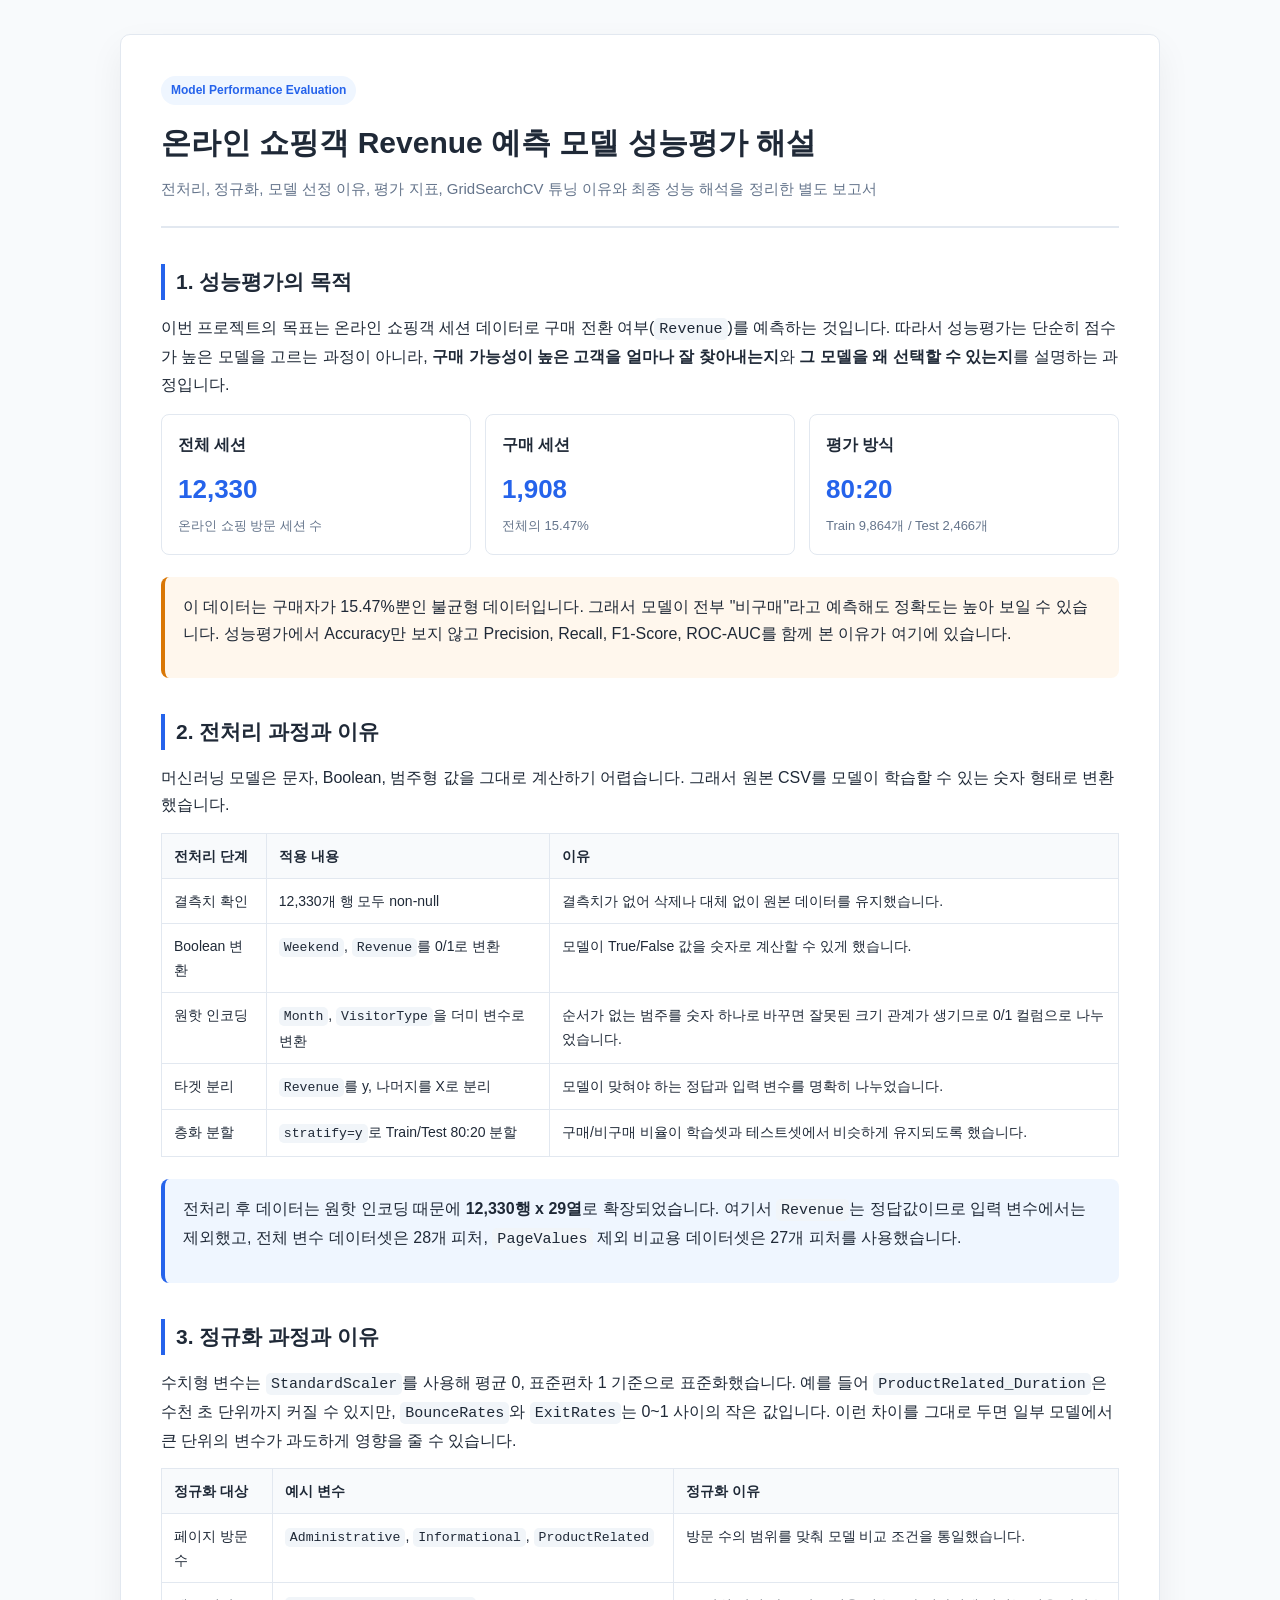
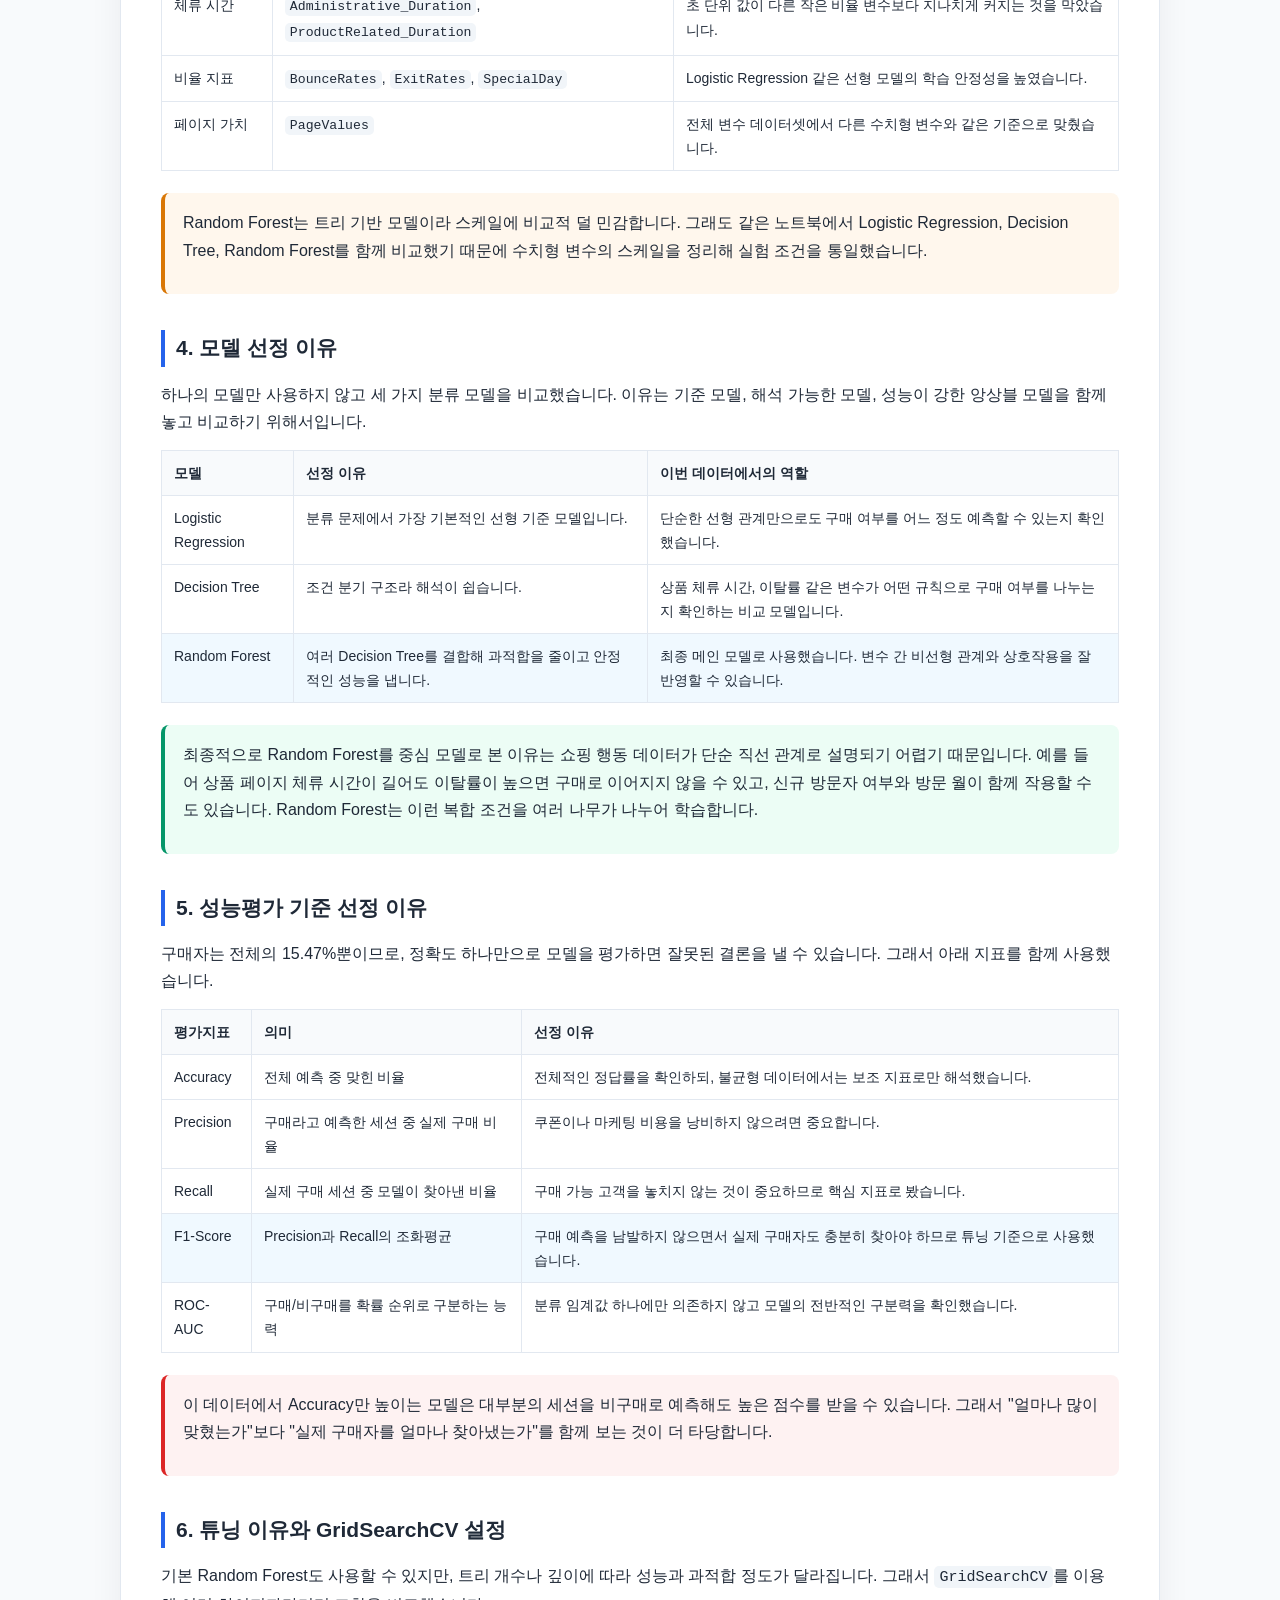
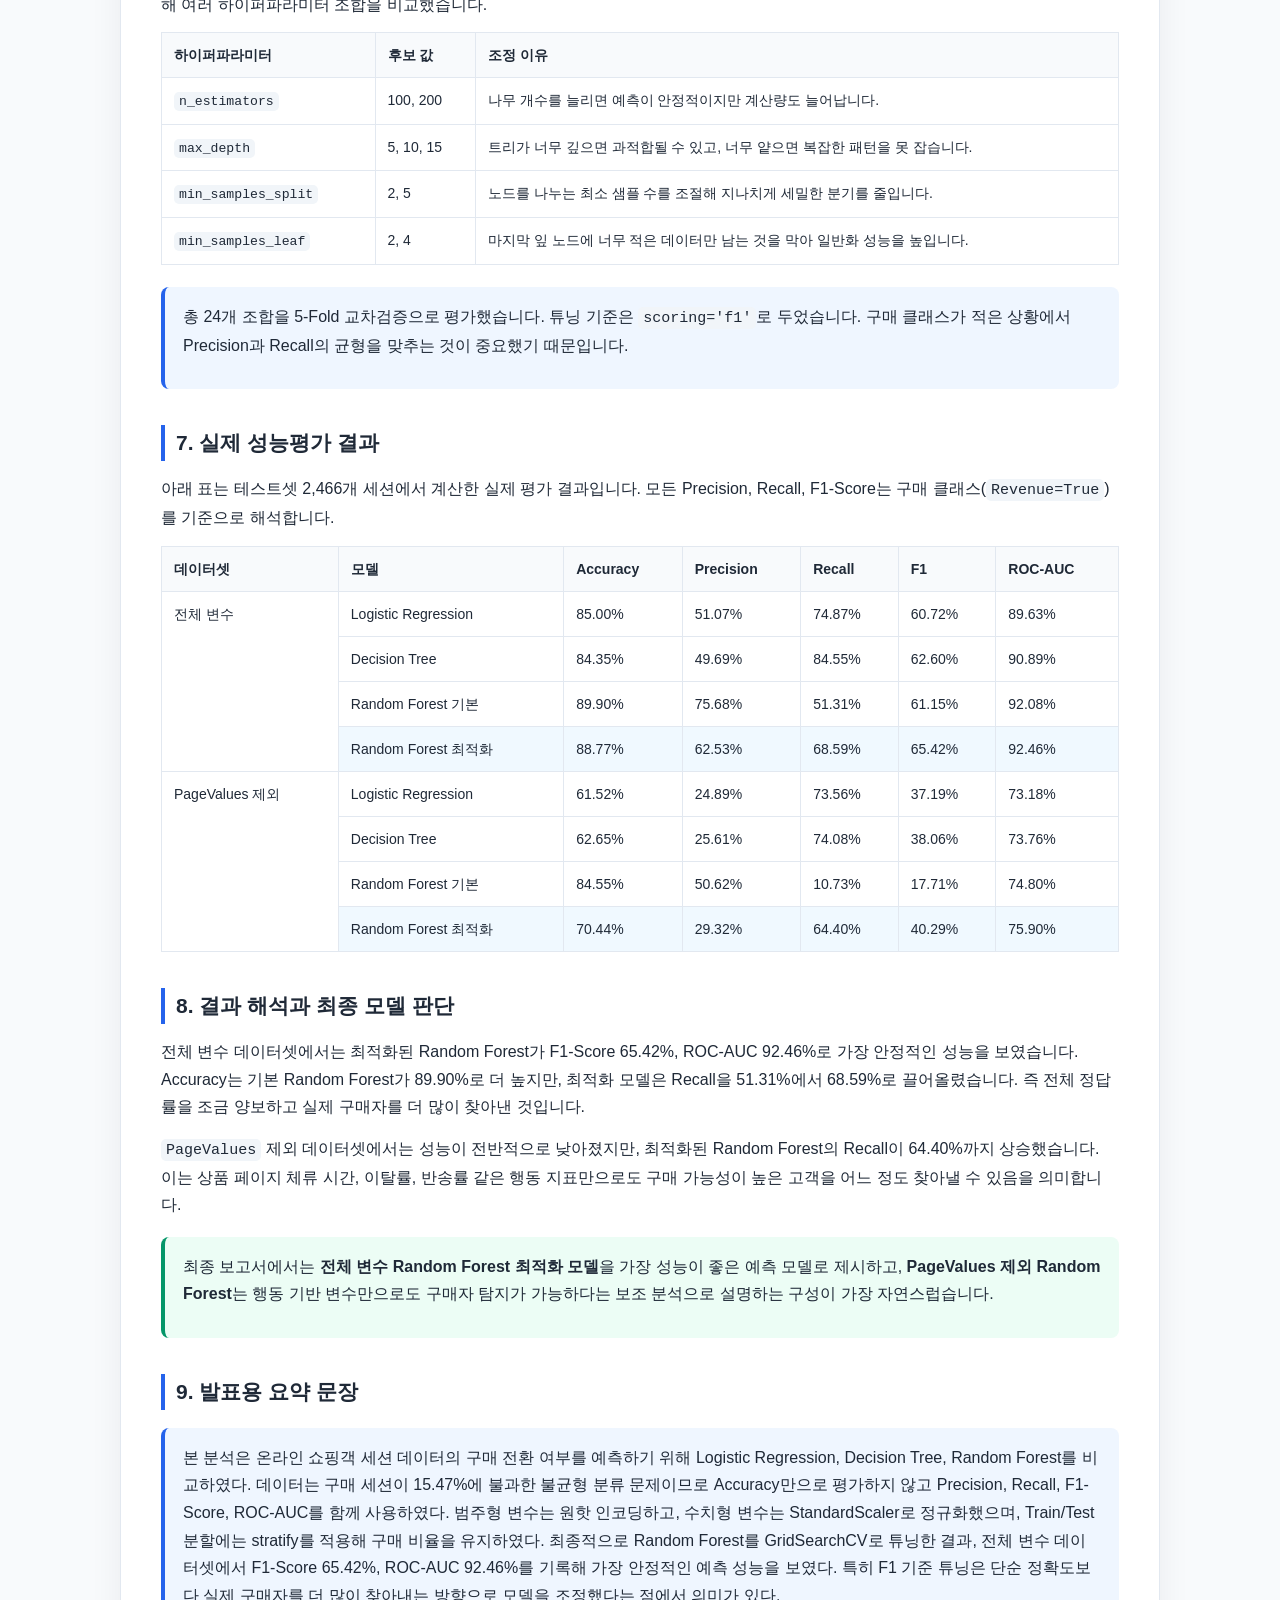
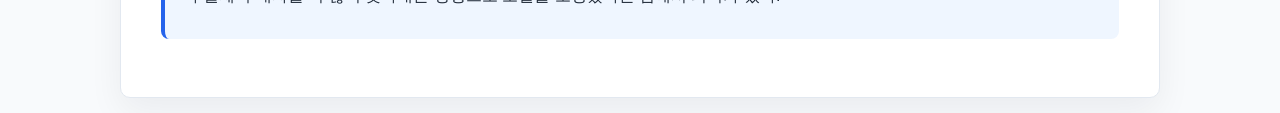
<file: RandomForest/model_performance_evaluation.html>
<!DOCTYPE html>
<html lang="ko">
<head>
    <meta charset="UTF-8">
    <meta name="viewport" content="width=device-width, initial-scale=1.0">
    <meta name="description" content="온라인 쇼핑객 Revenue 예측 모델의 전처리, 정규화, 모델 선정 이유, 튜닝 이유, 성능평가 기준 해설서">
    <title>Random Forest 모델 성능평가 해설</title>
    <style>
        :root {
            --bg: #f8fafc;
            --panel: #ffffff;
            --ink: #1f2937;
            --muted: #64748b;
            --line: #e2e8f0;
            --blue: #2563eb;
            --blue-soft: #eff6ff;
            --green: #059669;
            --green-soft: #ecfdf5;
            --orange: #d97706;
            --orange-soft: #fff7ed;
            --red: #dc2626;
            --red-soft: #fef2f2;
        }

        * {
            box-sizing: border-box;
        }

        body {
            margin: 0;
            background: var(--bg);
            color: var(--ink);
            font-family: -apple-system, BlinkMacSystemFont, "Segoe UI", "Noto Sans KR", sans-serif;
            line-height: 1.72;
            padding: 34px 18px;
        }

        .container {
            max-width: 1040px;
            margin: 0 auto;
            background: var(--panel);
            border: 1px solid var(--line);
            border-radius: 10px;
            padding: 40px;
            box-shadow: 0 14px 35px rgba(15, 23, 42, 0.06);
        }

        header {
            border-bottom: 2px solid var(--line);
            padding-bottom: 24px;
            margin-bottom: 28px;
        }

        .tag {
            display: inline-block;
            background: var(--blue-soft);
            color: var(--blue);
            font-size: 12px;
            font-weight: 700;
            padding: 4px 10px;
            border-radius: 999px;
            margin-bottom: 12px;
        }

        h1 {
            margin: 0 0 8px;
            font-size: 30px;
            letter-spacing: 0;
        }

        .subtitle {
            margin: 0;
            color: var(--muted);
            font-size: 15px;
        }

        h2 {
            font-size: 21px;
            margin: 36px 0 14px;
            padding-left: 11px;
            border-left: 4px solid var(--blue);
        }

        h3 {
            font-size: 16px;
            margin: 18px 0 8px;
        }

        p {
            margin: 0 0 14px;
        }

        code {
            background: #f1f5f9;
            padding: 2px 5px;
            border-radius: 5px;
            font-family: "SFMono-Regular", Consolas, monospace;
            font-size: 0.94em;
        }

        table {
            width: 100%;
            border-collapse: collapse;
            margin: 14px 0 22px;
            font-size: 14px;
        }

        th, td {
            border: 1px solid var(--line);
            padding: 10px 12px;
            vertical-align: top;
            text-align: left;
        }

        th {
            background: #f8fafc;
            font-weight: 700;
        }

        .note {
            background: var(--blue-soft);
            border-left: 4px solid var(--blue);
            border-radius: 8px;
            padding: 16px 18px;
            margin: 18px 0;
        }

        .good {
            background: var(--green-soft);
            border-left: 4px solid var(--green);
        }

        .warn {
            background: var(--orange-soft);
            border-left: 4px solid var(--orange);
        }

        .risk {
            background: var(--red-soft);
            border-left: 4px solid var(--red);
        }

        .grid {
            display: grid;
            grid-template-columns: repeat(3, 1fr);
            gap: 14px;
            margin: 16px 0 22px;
        }

        .card {
            border: 1px solid var(--line);
            border-radius: 8px;
            padding: 16px;
            background: #ffffff;
        }

        .card-title {
            font-weight: 800;
            margin-bottom: 8px;
        }

        .metric {
            font-size: 26px;
            font-weight: 800;
            color: var(--blue);
            margin: 4px 0;
        }

        .small {
            font-size: 13px;
            color: var(--muted);
        }

        .highlight-row {
            background: #f0f9ff;
        }

        ul, ol {
            padding-left: 22px;
        }

        li {
            margin-bottom: 7px;
        }

        @media (max-width: 820px) {
            .container {
                padding: 24px 16px;
            }

            .grid {
                grid-template-columns: 1fr;
            }

            table {
                font-size: 12.5px;
            }

            th, td {
                padding: 8px;
            }
        }
    </style>
</head>
<body>
<div class="container">
    <header>
        <div class="tag">Model Performance Evaluation</div>
        <h1>온라인 쇼핑객 Revenue 예측 모델 성능평가 해설</h1>
        <p class="subtitle">
            전처리, 정규화, 모델 선정 이유, 평가 지표, GridSearchCV 튜닝 이유와 최종 성능 해석을 정리한 별도 보고서
        </p>
    </header>

    <section>
        <h2>1. 성능평가의 목적</h2>
        <p>
            이번 프로젝트의 목표는 온라인 쇼핑객 세션 데이터로 구매 전환 여부(<code>Revenue</code>)를 예측하는 것입니다.
            따라서 성능평가는 단순히 점수가 높은 모델을 고르는 과정이 아니라,
            <strong>구매 가능성이 높은 고객을 얼마나 잘 찾아내는지</strong>와
            <strong>그 모델을 왜 선택할 수 있는지</strong>를 설명하는 과정입니다.
        </p>

        <div class="grid">
            <div class="card">
                <div class="card-title">전체 세션</div>
                <div class="metric">12,330</div>
                <div class="small">온라인 쇼핑 방문 세션 수</div>
            </div>
            <div class="card">
                <div class="card-title">구매 세션</div>
                <div class="metric">1,908</div>
                <div class="small">전체의 15.47%</div>
            </div>
            <div class="card">
                <div class="card-title">평가 방식</div>
                <div class="metric">80:20</div>
                <div class="small">Train 9,864개 / Test 2,466개</div>
            </div>
        </div>

        <div class="note warn">
            <p>
                이 데이터는 구매자가 15.47%뿐인 불균형 데이터입니다. 그래서 모델이 전부 "비구매"라고 예측해도
                정확도는 높아 보일 수 있습니다. 성능평가에서 Accuracy만 보지 않고 Precision, Recall, F1-Score,
                ROC-AUC를 함께 본 이유가 여기에 있습니다.
            </p>
        </div>
    </section>

    <section>
        <h2>2. 전처리 과정과 이유</h2>
        <p>
            머신러닝 모델은 문자, Boolean, 범주형 값을 그대로 계산하기 어렵습니다.
            그래서 원본 CSV를 모델이 학습할 수 있는 숫자 형태로 변환했습니다.
        </p>

        <table>
            <thead>
                <tr>
                    <th>전처리 단계</th>
                    <th>적용 내용</th>
                    <th>이유</th>
                </tr>
            </thead>
            <tbody>
                <tr>
                    <td>결측치 확인</td>
                    <td>12,330개 행 모두 non-null</td>
                    <td>결측치가 없어 삭제나 대체 없이 원본 데이터를 유지했습니다.</td>
                </tr>
                <tr>
                    <td>Boolean 변환</td>
                    <td><code>Weekend</code>, <code>Revenue</code>를 0/1로 변환</td>
                    <td>모델이 True/False 값을 숫자로 계산할 수 있게 했습니다.</td>
                </tr>
                <tr>
                    <td>원핫 인코딩</td>
                    <td><code>Month</code>, <code>VisitorType</code>을 더미 변수로 변환</td>
                    <td>순서가 없는 범주를 숫자 하나로 바꾸면 잘못된 크기 관계가 생기므로 0/1 컬럼으로 나누었습니다.</td>
                </tr>
                <tr>
                    <td>타겟 분리</td>
                    <td><code>Revenue</code>를 y, 나머지를 X로 분리</td>
                    <td>모델이 맞혀야 하는 정답과 입력 변수를 명확히 나누었습니다.</td>
                </tr>
                <tr>
                    <td>층화 분할</td>
                    <td><code>stratify=y</code>로 Train/Test 80:20 분할</td>
                    <td>구매/비구매 비율이 학습셋과 테스트셋에서 비슷하게 유지되도록 했습니다.</td>
                </tr>
            </tbody>
        </table>

        <div class="note">
            <p>
                전처리 후 데이터는 원핫 인코딩 때문에 <strong>12,330행 x 29열</strong>로 확장되었습니다.
                여기서 <code>Revenue</code>는 정답값이므로 입력 변수에서는 제외했고,
                전체 변수 데이터셋은 28개 피처, <code>PageValues</code> 제외 비교용 데이터셋은 27개 피처를 사용했습니다.
            </p>
        </div>
    </section>

    <section>
        <h2>3. 정규화 과정과 이유</h2>
        <p>
            수치형 변수는 <code>StandardScaler</code>를 사용해 평균 0, 표준편차 1 기준으로 표준화했습니다.
            예를 들어 <code>ProductRelated_Duration</code>은 수천 초 단위까지 커질 수 있지만,
            <code>BounceRates</code>와 <code>ExitRates</code>는 0~1 사이의 작은 값입니다.
            이런 차이를 그대로 두면 일부 모델에서 큰 단위의 변수가 과도하게 영향을 줄 수 있습니다.
        </p>

        <table>
            <thead>
                <tr>
                    <th>정규화 대상</th>
                    <th>예시 변수</th>
                    <th>정규화 이유</th>
                </tr>
            </thead>
            <tbody>
                <tr>
                    <td>페이지 방문 수</td>
                    <td><code>Administrative</code>, <code>Informational</code>, <code>ProductRelated</code></td>
                    <td>방문 수의 범위를 맞춰 모델 비교 조건을 통일했습니다.</td>
                </tr>
                <tr>
                    <td>체류 시간</td>
                    <td><code>Administrative_Duration</code>, <code>ProductRelated_Duration</code></td>
                    <td>초 단위 값이 다른 작은 비율 변수보다 지나치게 커지는 것을 막았습니다.</td>
                </tr>
                <tr>
                    <td>비율 지표</td>
                    <td><code>BounceRates</code>, <code>ExitRates</code>, <code>SpecialDay</code></td>
                    <td>Logistic Regression 같은 선형 모델의 학습 안정성을 높였습니다.</td>
                </tr>
                <tr>
                    <td>페이지 가치</td>
                    <td><code>PageValues</code></td>
                    <td>전체 변수 데이터셋에서 다른 수치형 변수와 같은 기준으로 맞췄습니다.</td>
                </tr>
            </tbody>
        </table>

        <div class="note warn">
            <p>
                Random Forest는 트리 기반 모델이라 스케일에 비교적 덜 민감합니다.
                그래도 같은 노트북에서 Logistic Regression, Decision Tree, Random Forest를 함께 비교했기 때문에
                수치형 변수의 스케일을 정리해 실험 조건을 통일했습니다.
            </p>
        </div>
    </section>

    <section>
        <h2>4. 모델 선정 이유</h2>
        <p>
            하나의 모델만 사용하지 않고 세 가지 분류 모델을 비교했습니다.
            이유는 기준 모델, 해석 가능한 모델, 성능이 강한 앙상블 모델을 함께 놓고 비교하기 위해서입니다.
        </p>

        <table>
            <thead>
                <tr>
                    <th>모델</th>
                    <th>선정 이유</th>
                    <th>이번 데이터에서의 역할</th>
                </tr>
            </thead>
            <tbody>
                <tr>
                    <td>Logistic Regression</td>
                    <td>분류 문제에서 가장 기본적인 선형 기준 모델입니다.</td>
                    <td>단순한 선형 관계만으로도 구매 여부를 어느 정도 예측할 수 있는지 확인했습니다.</td>
                </tr>
                <tr>
                    <td>Decision Tree</td>
                    <td>조건 분기 구조라 해석이 쉽습니다.</td>
                    <td>상품 체류 시간, 이탈률 같은 변수가 어떤 규칙으로 구매 여부를 나누는지 확인하는 비교 모델입니다.</td>
                </tr>
                <tr class="highlight-row">
                    <td>Random Forest</td>
                    <td>여러 Decision Tree를 결합해 과적합을 줄이고 안정적인 성능을 냅니다.</td>
                    <td>최종 메인 모델로 사용했습니다. 변수 간 비선형 관계와 상호작용을 잘 반영할 수 있습니다.</td>
                </tr>
            </tbody>
        </table>

        <div class="note good">
            <p>
                최종적으로 Random Forest를 중심 모델로 본 이유는 쇼핑 행동 데이터가 단순 직선 관계로 설명되기 어렵기 때문입니다.
                예를 들어 상품 페이지 체류 시간이 길어도 이탈률이 높으면 구매로 이어지지 않을 수 있고,
                신규 방문자 여부와 방문 월이 함께 작용할 수도 있습니다. Random Forest는 이런 복합 조건을 여러 나무가 나누어 학습합니다.
            </p>
        </div>
    </section>

    <section>
        <h2>5. 성능평가 기준 선정 이유</h2>
        <p>
            구매자는 전체의 15.47%뿐이므로, 정확도 하나만으로 모델을 평가하면 잘못된 결론을 낼 수 있습니다.
            그래서 아래 지표를 함께 사용했습니다.
        </p>

        <table>
            <thead>
                <tr>
                    <th>평가지표</th>
                    <th>의미</th>
                    <th>선정 이유</th>
                </tr>
            </thead>
            <tbody>
                <tr>
                    <td>Accuracy</td>
                    <td>전체 예측 중 맞힌 비율</td>
                    <td>전체적인 정답률을 확인하되, 불균형 데이터에서는 보조 지표로만 해석했습니다.</td>
                </tr>
                <tr>
                    <td>Precision</td>
                    <td>구매라고 예측한 세션 중 실제 구매 비율</td>
                    <td>쿠폰이나 마케팅 비용을 낭비하지 않으려면 중요합니다.</td>
                </tr>
                <tr>
                    <td>Recall</td>
                    <td>실제 구매 세션 중 모델이 찾아낸 비율</td>
                    <td>구매 가능 고객을 놓치지 않는 것이 중요하므로 핵심 지표로 봤습니다.</td>
                </tr>
                <tr class="highlight-row">
                    <td>F1-Score</td>
                    <td>Precision과 Recall의 조화평균</td>
                    <td>구매 예측을 남발하지 않으면서 실제 구매자도 충분히 찾아야 하므로 튜닝 기준으로 사용했습니다.</td>
                </tr>
                <tr>
                    <td>ROC-AUC</td>
                    <td>구매/비구매를 확률 순위로 구분하는 능력</td>
                    <td>분류 임계값 하나에만 의존하지 않고 모델의 전반적인 구분력을 확인했습니다.</td>
                </tr>
            </tbody>
        </table>

        <div class="note risk">
            <p>
                이 데이터에서 Accuracy만 높이는 모델은 대부분의 세션을 비구매로 예측해도 높은 점수를 받을 수 있습니다.
                그래서 "얼마나 많이 맞혔는가"보다 "실제 구매자를 얼마나 찾아냈는가"를 함께 보는 것이 더 타당합니다.
            </p>
        </div>
    </section>

    <section>
        <h2>6. 튜닝 이유와 GridSearchCV 설정</h2>
        <p>
            기본 Random Forest도 사용할 수 있지만, 트리 개수나 깊이에 따라 성능과 과적합 정도가 달라집니다.
            그래서 <code>GridSearchCV</code>를 이용해 여러 하이퍼파라미터 조합을 비교했습니다.
        </p>

        <table>
            <thead>
                <tr>
                    <th>하이퍼파라미터</th>
                    <th>후보 값</th>
                    <th>조정 이유</th>
                </tr>
            </thead>
            <tbody>
                <tr>
                    <td><code>n_estimators</code></td>
                    <td>100, 200</td>
                    <td>나무 개수를 늘리면 예측이 안정적이지만 계산량도 늘어납니다.</td>
                </tr>
                <tr>
                    <td><code>max_depth</code></td>
                    <td>5, 10, 15</td>
                    <td>트리가 너무 깊으면 과적합될 수 있고, 너무 얕으면 복잡한 패턴을 못 잡습니다.</td>
                </tr>
                <tr>
                    <td><code>min_samples_split</code></td>
                    <td>2, 5</td>
                    <td>노드를 나누는 최소 샘플 수를 조절해 지나치게 세밀한 분기를 줄입니다.</td>
                </tr>
                <tr>
                    <td><code>min_samples_leaf</code></td>
                    <td>2, 4</td>
                    <td>마지막 잎 노드에 너무 적은 데이터만 남는 것을 막아 일반화 성능을 높입니다.</td>
                </tr>
            </tbody>
        </table>

        <div class="note">
            <p>
                총 24개 조합을 5-Fold 교차검증으로 평가했습니다.
                튜닝 기준은 <code>scoring='f1'</code>로 두었습니다.
                구매 클래스가 적은 상황에서 Precision과 Recall의 균형을 맞추는 것이 중요했기 때문입니다.
            </p>
        </div>
    </section>

    <section>
        <h2>7. 실제 성능평가 결과</h2>
        <p>
            아래 표는 테스트셋 2,466개 세션에서 계산한 실제 평가 결과입니다.
            모든 Precision, Recall, F1-Score는 구매 클래스(<code>Revenue=True</code>)를 기준으로 해석합니다.
        </p>

        <table>
            <thead>
                <tr>
                    <th>데이터셋</th>
                    <th>모델</th>
                    <th>Accuracy</th>
                    <th>Precision</th>
                    <th>Recall</th>
                    <th>F1</th>
                    <th>ROC-AUC</th>
                </tr>
            </thead>
            <tbody>
                <tr>
                    <td rowspan="4">전체 변수</td>
                    <td>Logistic Regression</td>
                    <td>85.00%</td>
                    <td>51.07%</td>
                    <td>74.87%</td>
                    <td>60.72%</td>
                    <td>89.63%</td>
                </tr>
                <tr>
                    <td>Decision Tree</td>
                    <td>84.35%</td>
                    <td>49.69%</td>
                    <td>84.55%</td>
                    <td>62.60%</td>
                    <td>90.89%</td>
                </tr>
                <tr>
                    <td>Random Forest 기본</td>
                    <td>89.90%</td>
                    <td>75.68%</td>
                    <td>51.31%</td>
                    <td>61.15%</td>
                    <td>92.08%</td>
                </tr>
                <tr class="highlight-row">
                    <td>Random Forest 최적화</td>
                    <td>88.77%</td>
                    <td>62.53%</td>
                    <td>68.59%</td>
                    <td>65.42%</td>
                    <td>92.46%</td>
                </tr>
                <tr>
                    <td rowspan="4">PageValues 제외</td>
                    <td>Logistic Regression</td>
                    <td>61.52%</td>
                    <td>24.89%</td>
                    <td>73.56%</td>
                    <td>37.19%</td>
                    <td>73.18%</td>
                </tr>
                <tr>
                    <td>Decision Tree</td>
                    <td>62.65%</td>
                    <td>25.61%</td>
                    <td>74.08%</td>
                    <td>38.06%</td>
                    <td>73.76%</td>
                </tr>
                <tr>
                    <td>Random Forest 기본</td>
                    <td>84.55%</td>
                    <td>50.62%</td>
                    <td>10.73%</td>
                    <td>17.71%</td>
                    <td>74.80%</td>
                </tr>
                <tr class="highlight-row">
                    <td>Random Forest 최적화</td>
                    <td>70.44%</td>
                    <td>29.32%</td>
                    <td>64.40%</td>
                    <td>40.29%</td>
                    <td>75.90%</td>
                </tr>
            </tbody>
        </table>
    </section>

    <section>
        <h2>8. 결과 해석과 최종 모델 판단</h2>
        <p>
            전체 변수 데이터셋에서는 최적화된 Random Forest가 F1-Score 65.42%, ROC-AUC 92.46%로 가장 안정적인 성능을 보였습니다.
            Accuracy는 기본 Random Forest가 89.90%로 더 높지만, 최적화 모델은 Recall을 51.31%에서 68.59%로 끌어올렸습니다.
            즉 전체 정답률을 조금 양보하고 실제 구매자를 더 많이 찾아낸 것입니다.
        </p>

        <p>
            <code>PageValues</code> 제외 데이터셋에서는 성능이 전반적으로 낮아졌지만, 최적화된 Random Forest의 Recall이 64.40%까지 상승했습니다.
            이는 상품 페이지 체류 시간, 이탈률, 반송률 같은 행동 지표만으로도 구매 가능성이 높은 고객을 어느 정도 찾아낼 수 있음을 의미합니다.
        </p>

        <div class="note good">
            <p>
                최종 보고서에서는 <strong>전체 변수 Random Forest 최적화 모델</strong>을 가장 성능이 좋은 예측 모델로 제시하고,
                <strong>PageValues 제외 Random Forest</strong>는 행동 기반 변수만으로도 구매자 탐지가 가능하다는 보조 분석으로 설명하는 구성이 가장 자연스럽습니다.
            </p>
        </div>
    </section>

    <section>
        <h2>9. 발표용 요약 문장</h2>
        <div class="note">
            <p>
                본 분석은 온라인 쇼핑객 세션 데이터의 구매 전환 여부를 예측하기 위해 Logistic Regression, Decision Tree,
                Random Forest를 비교하였다. 데이터는 구매 세션이 15.47%에 불과한 불균형 분류 문제이므로 Accuracy만으로 평가하지 않고
                Precision, Recall, F1-Score, ROC-AUC를 함께 사용하였다. 범주형 변수는 원핫 인코딩하고, 수치형 변수는 StandardScaler로 정규화했으며,
                Train/Test 분할에는 stratify를 적용해 구매 비율을 유지하였다. 최종적으로 Random Forest를 GridSearchCV로 튜닝한 결과,
                전체 변수 데이터셋에서 F1-Score 65.42%, ROC-AUC 92.46%를 기록해 가장 안정적인 예측 성능을 보였다.
                특히 F1 기준 튜닝은 단순 정확도보다 실제 구매자를 더 많이 찾아내는 방향으로 모델을 조정했다는 점에서 의미가 있다.
            </p>
        </div>
    </section>
</div>
</body>
</html>
</file>
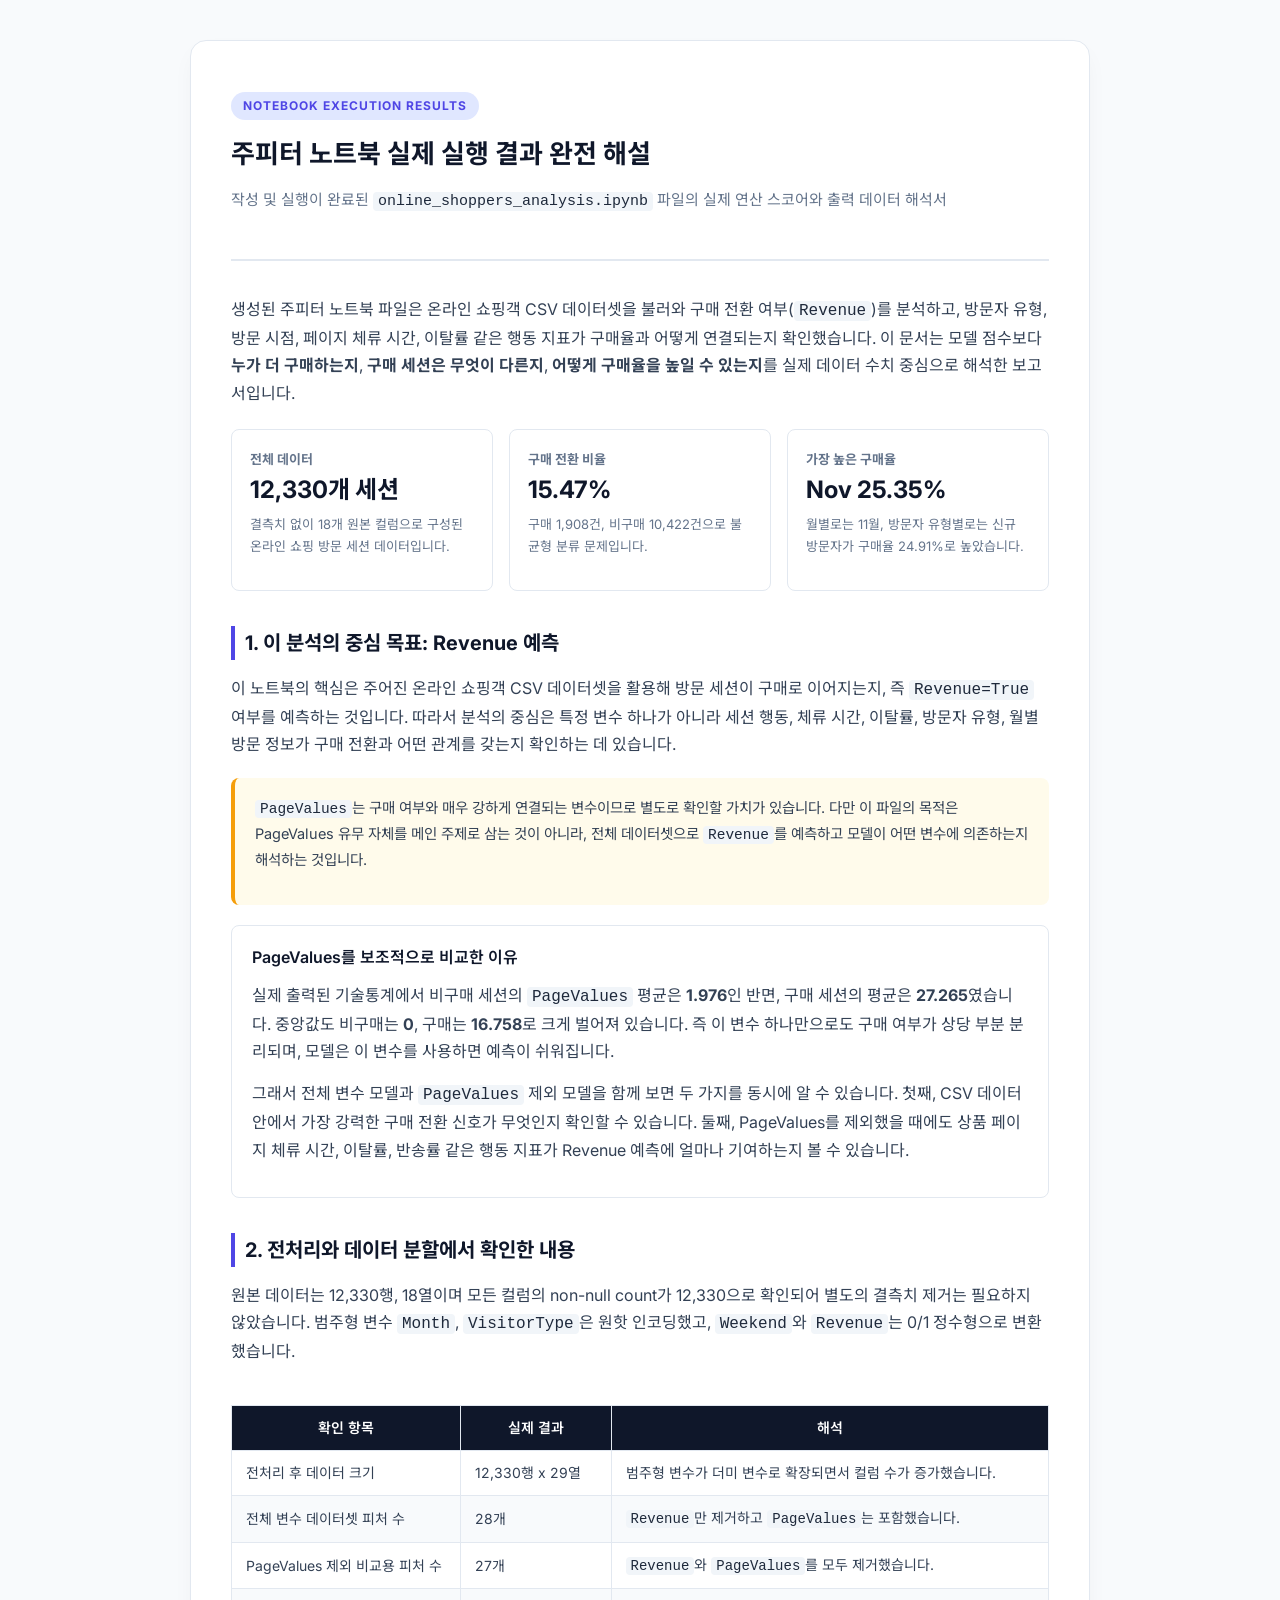
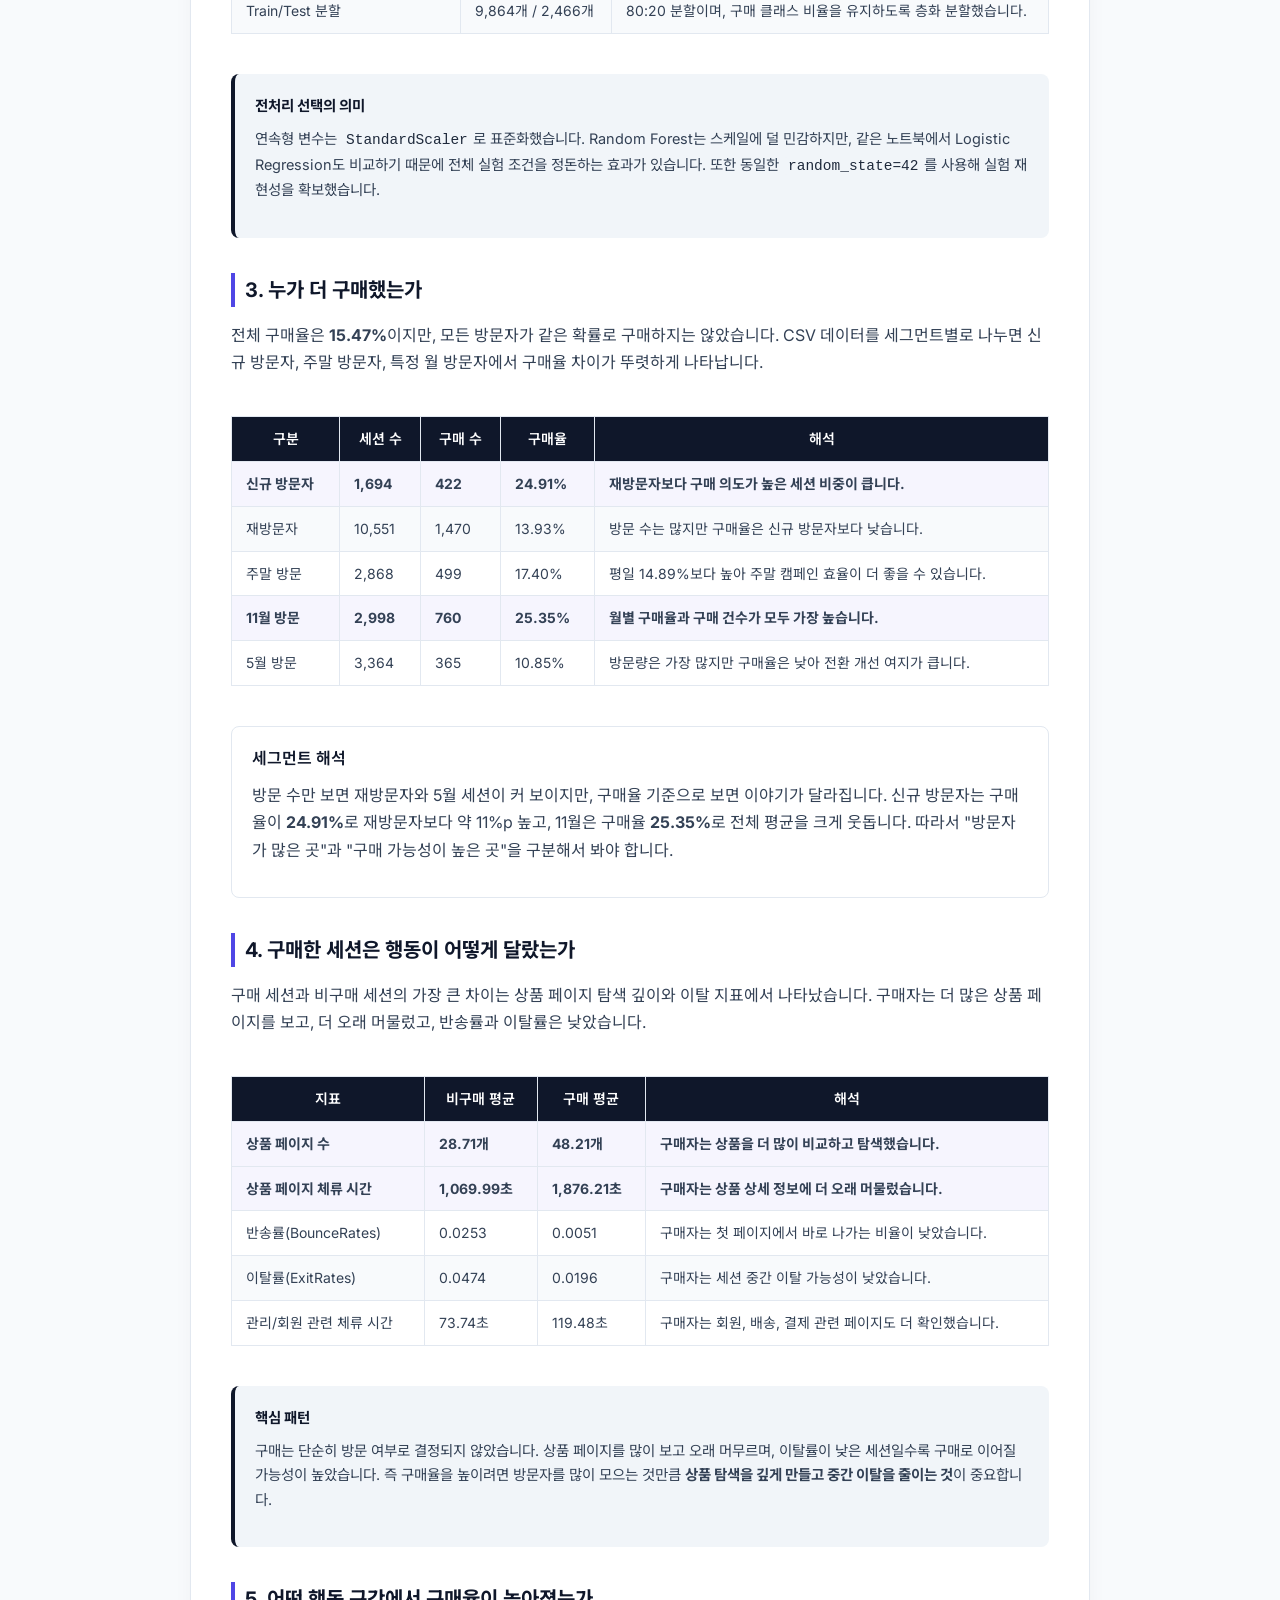
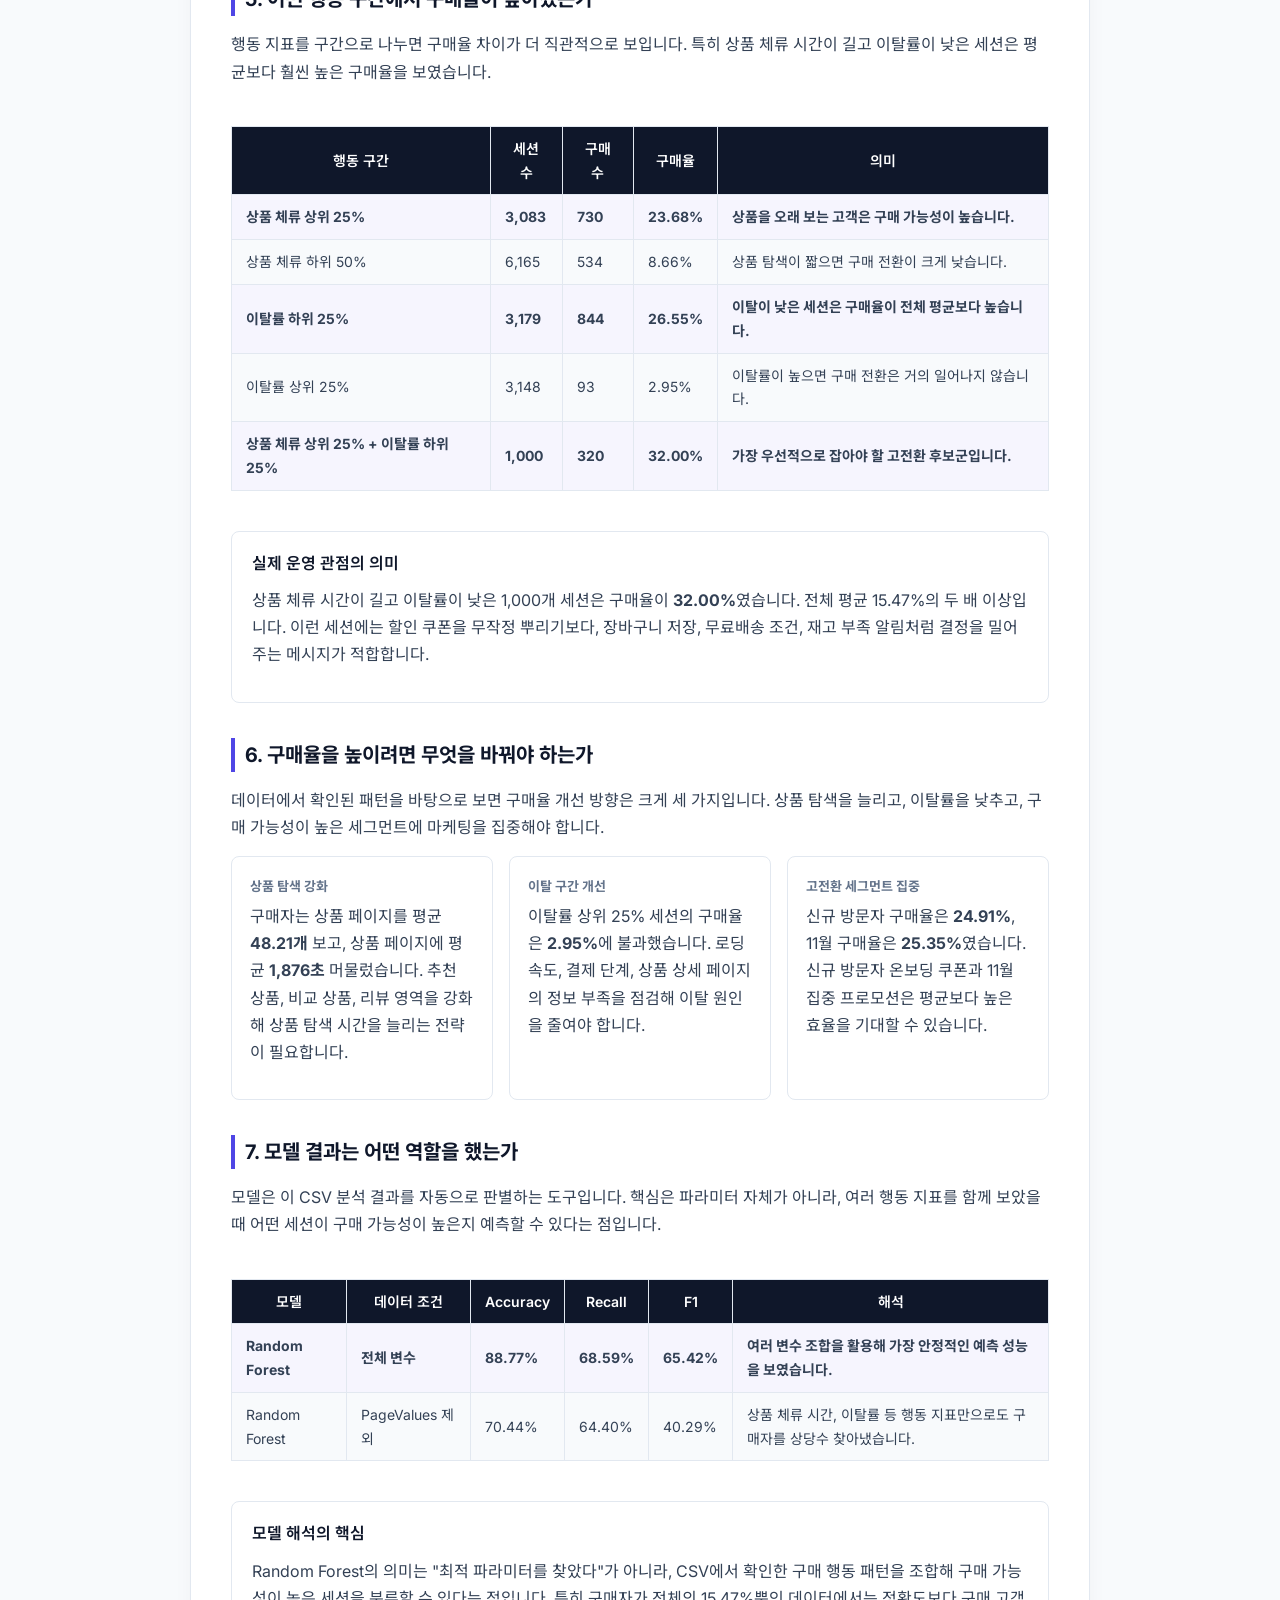
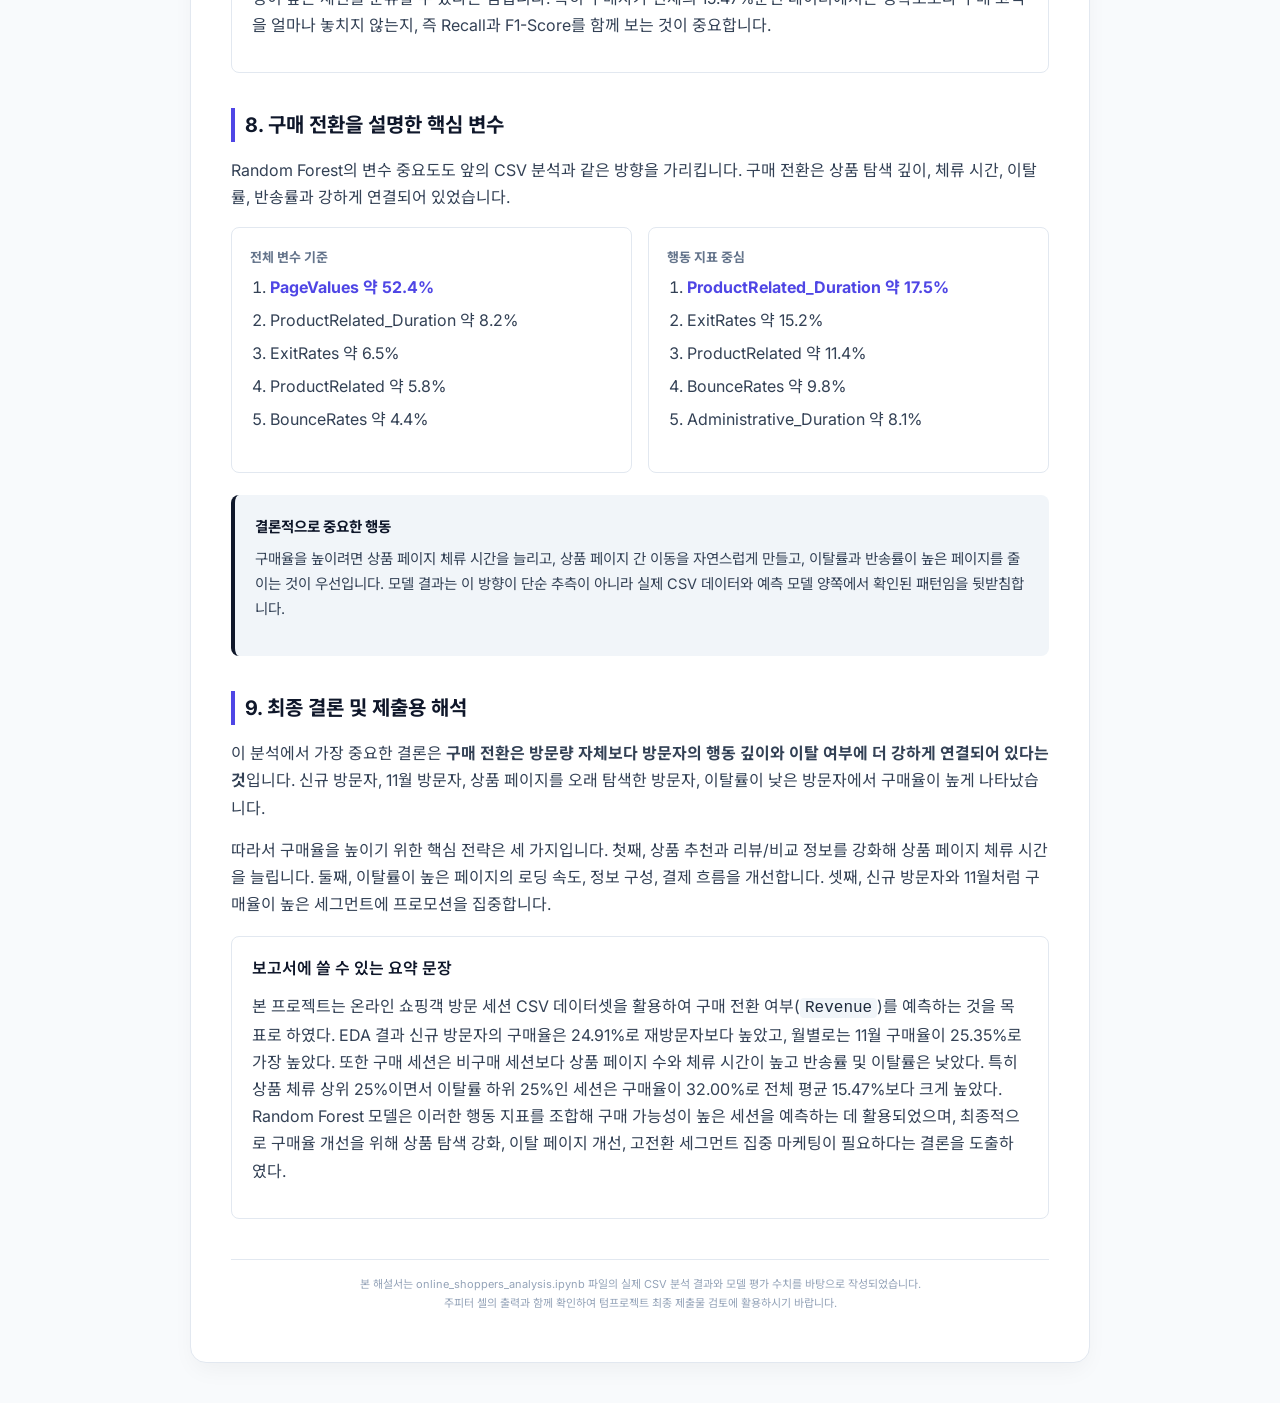
<file: RandomForest/presentation.html>
<!DOCTYPE html>
<html lang="ko">
<head>
    <meta charset="UTF-8">
    <meta name="viewport" content="width=device-width, initial-scale=1.0">
    <meta name="description" content="online_shoppers_analysis.ipynb 주피터 노트북 파일의 CSV 데이터 분석 결과와 구매 전환 인사이트 해설서">
    <title>주피터 노트북 실제 분석 결과 해석하기 - Random Forest 집중 해설</title>
    <!-- Google Fonts -->
    <link rel="preconnect" href="https://fonts.googleapis.com">
    <link rel="preconnect" href="https://fonts.gstatic.com" crossorigin>
    <link href="https://fonts.googleapis.com/css2?family=Inter:wght@300;400;500;600;700&family=Noto+Sans+KR:wght@300;400;500;700&display=swap" rel="stylesheet">
    <style>
        :root {
            --primary: #4f46e5;
            --primary-light: #e0e7ff;
            --secondary: #0f172a;
            --background: #f8fafc;
            --card-bg: #ffffff;
            --text-main: #334155;
            --text-title: #0f172a;
            --border: #e2e8f0;
            --accent-green: #10b981;
            --accent-orange: #f59e0b;
            --accent-red: #ef4444;
        }

        * {
            box-sizing: border-box;
            margin: 0;
            padding: 0;
        }

        body {
            font-family: 'Inter', 'Noto Sans KR', sans-serif;
            background-color: var(--background);
            color: var(--text-main);
            line-height: 1.7;
            padding: 40px 20px;
        }

        .container {
            max-width: 900px;
            margin: 0 auto;
            background: var(--card-bg);
            padding: 50px 40px;
            border-radius: 16px;
            box-shadow: 0 10px 25px -5px rgba(0, 0, 0, 0.05);
            border: 1px solid var(--border);
        }

        header {
            border-bottom: 2px solid var(--border);
            padding-bottom: 30px;
            margin-bottom: 35px;
        }

        .category-tag {
            display: inline-block;
            background-color: var(--primary-light);
            color: var(--primary);
            font-size: 12px;
            font-weight: 700;
            padding: 4px 12px;
            border-radius: 20px;
            margin-bottom: 12px;
            text-transform: uppercase;
            letter-spacing: 1px;
        }

        h1 {
            font-size: 26px;
            color: var(--text-title);
            font-weight: 700;
            margin-bottom: 10px;
        }

        .subtitle {
            font-size: 15px;
            color: #64748b;
        }

        h2 {
            font-size: 20px;
            color: var(--text-title);
            border-left: 4px solid var(--primary);
            padding-left: 10px;
            margin-top: 35px;
            margin-bottom: 15px;
            font-weight: 700;
        }

        h3 {
            font-size: 16px;
            color: var(--text-title);
            margin-top: 25px;
            margin-bottom: 10px;
            font-weight: 600;
        }

        p {
            margin-bottom: 15px;
        }

        /* 강조 카드 */
        .concept-card {
            background-color: #f1f5f9;
            border-left: 4px solid var(--secondary);
            padding: 20px;
            border-radius: 8px;
            margin: 20px 0;
            font-size: 14.5px;
        }

        .concept-card-title {
            font-weight: 700;
            color: var(--secondary);
            margin-bottom: 8px;
            display: flex;
            align-items: center;
        }

        /* 테이블 스타일 */
        table {
            width: 100%;
            border-collapse: collapse;
            margin: 20px 0;
            font-size: 14px;
        }

        th {
            background-color: var(--secondary);
            color: #ffffff;
            font-weight: 600;
            padding: 10px 14px;
            border: 1px solid var(--border);
        }

        td {
            padding: 10px 14px;
            border: 1px solid var(--border);
        }

        tr:nth-child(even) {
            background-color: var(--background);
        }

        .highlight-row {
            font-weight: 700;
            background-color: rgba(79, 70, 229, 0.05) !important;
        }

        /* 리스트 스타일 */
        ul, ol {
            padding-left: 20px;
            margin-bottom: 20px;
        }

        li {
            margin-bottom: 6px;
        }

        .highlight-text {
            color: var(--primary);
            font-weight: 700;
        }

        /* 매트릭스 레이아웃 */
        .matrix-container {
            display: grid;
            grid-template-columns: repeat(auto-fit, minmax(300px, 1fr));
            gap: 20px;
            margin: 25px 0;
        }

        .matrix-box {
            background: #ffffff;
            border: 1px solid var(--border);
            border-radius: 8px;
            padding: 20px;
            box-shadow: 0 4px 6px -1px rgba(0, 0, 0, 0.02);
        }

        .matrix-grid {
            display: grid;
            grid-template-columns: repeat(2, 1fr);
            gap: 8px;
            margin-top: 15px;
        }

        .matrix-cell {
            padding: 12px;
            border-radius: 6px;
            text-align: center;
            font-size: 13px;
        }

        .cell-tn { background-color: #eff6ff; color: #1e3a8a; }
        .cell-fp { background-color: #fef2f2; color: #991b1b; }
        .cell-fn { background-color: #fffbeb; color: #92400e; }
        .cell-tp { background-color: #ecfdf5; color: #065f46; }

        .cell-value {
            font-size: 20px;
            font-weight: 700;
            display: block;
            margin-top: 4px;
        }

        .summary-grid,
        .parameter-grid,
        .grid-compare {
            display: grid;
            grid-template-columns: repeat(auto-fit, minmax(240px, 1fr));
            gap: 16px;
            margin: 22px 0;
        }

        .summary-card,
        .parameter-card,
        .compare-box {
            border: 1px solid var(--border);
            border-radius: 8px;
            padding: 18px;
            background: #ffffff;
        }

        .summary-label,
        .parameter-label,
        .compare-box-title {
            font-size: 13px;
            color: #64748b;
            font-weight: 700;
            margin-bottom: 6px;
        }

        .summary-value {
            font-size: 24px;
            color: var(--text-title);
            font-weight: 700;
            line-height: 1.2;
        }

        .summary-desc,
        .small-note {
            font-size: 13px;
            color: #64748b;
            margin-top: 8px;
        }

        .analysis-block {
            border: 1px solid var(--border);
            border-radius: 8px;
            padding: 18px 20px;
            margin: 18px 0;
            background: #ffffff;
        }

        .analysis-block h3 {
            margin-top: 0;
        }

        .warning-card {
            background-color: #fffbeb;
            border-left: 4px solid var(--accent-orange);
            padding: 18px 20px;
            border-radius: 8px;
            margin: 20px 0;
            font-size: 14.5px;
        }

        .table-wrap {
            width: 100%;
            overflow-x: auto;
            margin: 20px 0;
        }

        .formula {
            font-family: Consolas, 'Courier New', monospace;
            background: #f8fafc;
            border: 1px solid var(--border);
            border-radius: 6px;
            padding: 10px 12px;
            font-size: 13px;
            margin: 10px 0;
            color: var(--secondary);
        }

        code {
            font-family: Consolas, 'Courier New', monospace;
            background: #f1f5f9;
            padding: 1px 5px;
            border-radius: 4px;
            color: #1e293b;
        }

        .delta-up {
            color: var(--accent-green);
            font-weight: 700;
        }

        .delta-down {
            color: var(--accent-red);
            font-weight: 700;
        }

        @media (max-width: 640px) {
            body {
                padding: 20px 12px;
            }

            .container {
                padding: 30px 18px;
            }

            h1 {
                font-size: 22px;
            }

            th, td {
                padding: 8px 10px;
                font-size: 12.5px;
            }
        }
    </style>
</head>
<body>

<div class="container">
    <header>
        <div class="category-tag">Notebook Execution Results</div>
        <h1>주피터 노트북 실제 실행 결과 완전 해설</h1>
        <p class="subtitle">작성 및 실행이 완료된 <code>online_shoppers_analysis.ipynb</code> 파일의 실제 연산 스코어와 출력 데이터 해석서</p>
    </header>

    <section>
        <p>
            생성된 주피터 노트북 파일은 온라인 쇼핑객 CSV 데이터셋을 불러와 구매 전환 여부(<code>Revenue</code>)를 분석하고,
            방문자 유형, 방문 시점, 페이지 체류 시간, 이탈률 같은 행동 지표가 구매율과 어떻게 연결되는지 확인했습니다.
            이 문서는 모델 점수보다 <strong>누가 더 구매하는지</strong>, <strong>구매 세션은 무엇이 다른지</strong>,
            <strong>어떻게 구매율을 높일 수 있는지</strong>를 실제 데이터 수치 중심으로 해석한 보고서입니다.
        </p>

        <div class="summary-grid">
            <div class="summary-card">
                <div class="summary-label">전체 데이터</div>
                <div class="summary-value">12,330개 세션</div>
                <p class="summary-desc">결측치 없이 18개 원본 컬럼으로 구성된 온라인 쇼핑 방문 세션 데이터입니다.</p>
            </div>
            <div class="summary-card">
                <div class="summary-label">구매 전환 비율</div>
                <div class="summary-value">15.47%</div>
                <p class="summary-desc">구매 1,908건, 비구매 10,422건으로 불균형 분류 문제입니다.</p>
            </div>
            <div class="summary-card">
                <div class="summary-label">가장 높은 구매율</div>
                <div class="summary-value">Nov 25.35%</div>
                <p class="summary-desc">월별로는 11월, 방문자 유형별로는 신규 방문자가 구매율 24.91%로 높았습니다.</p>
            </div>
        </div>
    </section>

    <!-- 1장: 분석 목표 해석 -->
    <section>
        <h2>1. 이 분석의 중심 목표: Revenue 예측</h2>
        <p>
            이 노트북의 핵심은 주어진 온라인 쇼핑객 CSV 데이터셋을 활용해 방문 세션이 구매로 이어지는지,
            즉 <code>Revenue=True</code> 여부를 예측하는 것입니다. 따라서 분석의 중심은 특정 변수 하나가 아니라
            세션 행동, 체류 시간, 이탈률, 방문자 유형, 월별 방문 정보가 구매 전환과 어떤 관계를 갖는지 확인하는 데 있습니다.
        </p>

        <div class="warning-card">
            <p>
                <code>PageValues</code>는 구매 여부와 매우 강하게 연결되는 변수이므로 별도로 확인할 가치가 있습니다.
                다만 이 파일의 목적은 PageValues 유무 자체를 메인 주제로 삼는 것이 아니라,
                전체 데이터셋으로 <code>Revenue</code>를 예측하고 모델이 어떤 변수에 의존하는지 해석하는 것입니다.
            </p>
        </div>

        <div class="analysis-block">
            <h3>PageValues를 보조적으로 비교한 이유</h3>
            <p>
                실제 출력된 기술통계에서 비구매 세션의 <code>PageValues</code> 평균은 <strong>1.976</strong>인 반면,
                구매 세션의 평균은 <strong>27.265</strong>였습니다. 중앙값도 비구매는 <strong>0</strong>,
                구매는 <strong>16.758</strong>로 크게 벌어져 있습니다. 즉 이 변수 하나만으로도 구매 여부가 상당 부분 분리되며,
                모델은 이 변수를 사용하면 예측이 쉬워집니다.
            </p>
            <p>
                그래서 전체 변수 모델과 <code>PageValues</code> 제외 모델을 함께 보면 두 가지를 동시에 알 수 있습니다.
                첫째, CSV 데이터 안에서 가장 강력한 구매 전환 신호가 무엇인지 확인할 수 있습니다.
                둘째, PageValues를 제외했을 때에도 상품 페이지 체류 시간, 이탈률, 반송률 같은 행동 지표가
                Revenue 예측에 얼마나 기여하는지 볼 수 있습니다.
            </p>
        </div>
    </section>

    <!-- 2장: 전처리 및 확인 결과 -->
    <section>
        <h2>2. 전처리와 데이터 분할에서 확인한 내용</h2>
        <p>
            원본 데이터는 12,330행, 18열이며 모든 컬럼의 non-null count가 12,330으로 확인되어 별도의 결측치 제거는 필요하지 않았습니다.
            범주형 변수 <code>Month</code>, <code>VisitorType</code>은 원핫 인코딩했고,
            <code>Weekend</code>와 <code>Revenue</code>는 0/1 정수형으로 변환했습니다.
        </p>

        <div class="table-wrap">
            <table>
                <thead>
                    <tr>
                        <th>확인 항목</th>
                        <th>실제 결과</th>
                        <th>해석</th>
                    </tr>
                </thead>
                <tbody>
                    <tr>
                        <td>전처리 후 데이터 크기</td>
                        <td>12,330행 x 29열</td>
                        <td>범주형 변수가 더미 변수로 확장되면서 컬럼 수가 증가했습니다.</td>
                    </tr>
                    <tr>
                        <td>전체 변수 데이터셋 피처 수</td>
                        <td>28개</td>
                        <td><code>Revenue</code>만 제거하고 <code>PageValues</code>는 포함했습니다.</td>
                    </tr>
                    <tr>
                        <td>PageValues 제외 비교용 피처 수</td>
                        <td>27개</td>
                        <td><code>Revenue</code>와 <code>PageValues</code>를 모두 제거했습니다.</td>
                    </tr>
                    <tr>
                        <td>Train/Test 분할</td>
                        <td>9,864개 / 2,466개</td>
                        <td>80:20 분할이며, 구매 클래스 비율을 유지하도록 층화 분할했습니다.</td>
                    </tr>
                </tbody>
            </table>
        </div>

        <div class="concept-card">
            <div class="concept-card-title">전처리 선택의 의미</div>
            <p>
                연속형 변수는 <code>StandardScaler</code>로 표준화했습니다. Random Forest는 스케일에 덜 민감하지만,
                같은 노트북에서 Logistic Regression도 비교하기 때문에 전체 실험 조건을 정돈하는 효과가 있습니다.
                또한 동일한 <code>random_state=42</code>를 사용해 실험 재현성을 확보했습니다.
            </p>
        </div>
    </section>

    <!-- 3장: 구매율 세그먼트 -->
    <section>
        <h2>3. 누가 더 구매했는가</h2>
        <p>
            전체 구매율은 <strong>15.47%</strong>이지만, 모든 방문자가 같은 확률로 구매하지는 않았습니다.
            CSV 데이터를 세그먼트별로 나누면 신규 방문자, 주말 방문자, 특정 월 방문자에서 구매율 차이가 뚜렷하게 나타납니다.
        </p>

        <div class="table-wrap">
            <table>
                <thead>
                    <tr>
                        <th>구분</th>
                        <th>세션 수</th>
                        <th>구매 수</th>
                        <th>구매율</th>
                        <th>해석</th>
                    </tr>
                </thead>
                <tbody>
                    <tr class="highlight-row">
                        <td>신규 방문자</td>
                        <td>1,694</td>
                        <td>422</td>
                        <td>24.91%</td>
                        <td>재방문자보다 구매 의도가 높은 세션 비중이 큽니다.</td>
                    </tr>
                    <tr>
                        <td>재방문자</td>
                        <td>10,551</td>
                        <td>1,470</td>
                        <td>13.93%</td>
                        <td>방문 수는 많지만 구매율은 신규 방문자보다 낮습니다.</td>
                    </tr>
                    <tr>
                        <td>주말 방문</td>
                        <td>2,868</td>
                        <td>499</td>
                        <td>17.40%</td>
                        <td>평일 14.89%보다 높아 주말 캠페인 효율이 더 좋을 수 있습니다.</td>
                    </tr>
                    <tr class="highlight-row">
                        <td>11월 방문</td>
                        <td>2,998</td>
                        <td>760</td>
                        <td>25.35%</td>
                        <td>월별 구매율과 구매 건수가 모두 가장 높습니다.</td>
                    </tr>
                    <tr>
                        <td>5월 방문</td>
                        <td>3,364</td>
                        <td>365</td>
                        <td>10.85%</td>
                        <td>방문량은 가장 많지만 구매율은 낮아 전환 개선 여지가 큽니다.</td>
                    </tr>
                </tbody>
            </table>
        </div>

        <div class="analysis-block">
            <h3>세그먼트 해석</h3>
            <p>
                방문 수만 보면 재방문자와 5월 세션이 커 보이지만, 구매율 기준으로 보면 이야기가 달라집니다.
                신규 방문자는 구매율이 <strong>24.91%</strong>로 재방문자보다 약 11%p 높고,
                11월은 구매율 <strong>25.35%</strong>로 전체 평균을 크게 웃돕니다.
                따라서 "방문자가 많은 곳"과 "구매 가능성이 높은 곳"을 구분해서 봐야 합니다.
            </p>
        </div>
    </section>

    <!-- 4장: 구매 행동 차이 -->
    <section>
        <h2>4. 구매한 세션은 행동이 어떻게 달랐는가</h2>
        <p>
            구매 세션과 비구매 세션의 가장 큰 차이는 상품 페이지 탐색 깊이와 이탈 지표에서 나타났습니다.
            구매자는 더 많은 상품 페이지를 보고, 더 오래 머물렀고, 반송률과 이탈률은 낮았습니다.
        </p>

        <div class="table-wrap">
            <table>
                <thead>
                    <tr>
                        <th>지표</th>
                        <th>비구매 평균</th>
                        <th>구매 평균</th>
                        <th>해석</th>
                    </tr>
                </thead>
                <tbody>
                    <tr class="highlight-row">
                        <td>상품 페이지 수</td>
                        <td>28.71개</td>
                        <td>48.21개</td>
                        <td>구매자는 상품을 더 많이 비교하고 탐색했습니다.</td>
                    </tr>
                    <tr class="highlight-row">
                        <td>상품 페이지 체류 시간</td>
                        <td>1,069.99초</td>
                        <td>1,876.21초</td>
                        <td>구매자는 상품 상세 정보에 더 오래 머물렀습니다.</td>
                    </tr>
                    <tr>
                        <td>반송률(BounceRates)</td>
                        <td>0.0253</td>
                        <td>0.0051</td>
                        <td>구매자는 첫 페이지에서 바로 나가는 비율이 낮았습니다.</td>
                    </tr>
                    <tr>
                        <td>이탈률(ExitRates)</td>
                        <td>0.0474</td>
                        <td>0.0196</td>
                        <td>구매자는 세션 중간 이탈 가능성이 낮았습니다.</td>
                    </tr>
                    <tr>
                        <td>관리/회원 관련 체류 시간</td>
                        <td>73.74초</td>
                        <td>119.48초</td>
                        <td>구매자는 회원, 배송, 결제 관련 페이지도 더 확인했습니다.</td>
                    </tr>
                </tbody>
            </table>
        </div>

        <div class="concept-card">
            <div class="concept-card-title">핵심 패턴</div>
            <p>
                구매는 단순히 방문 여부로 결정되지 않았습니다. 상품 페이지를 많이 보고 오래 머무르며,
                이탈률이 낮은 세션일수록 구매로 이어질 가능성이 높았습니다.
                즉 구매율을 높이려면 방문자를 많이 모으는 것만큼 <strong>상품 탐색을 깊게 만들고 중간 이탈을 줄이는 것</strong>이 중요합니다.
            </p>
        </div>
    </section>

    <!-- 5장: 행동 구간별 구매율 -->
    <section>
        <h2>5. 어떤 행동 구간에서 구매율이 높아졌는가</h2>
        <p>
            행동 지표를 구간으로 나누면 구매율 차이가 더 직관적으로 보입니다.
            특히 상품 체류 시간이 길고 이탈률이 낮은 세션은 평균보다 훨씬 높은 구매율을 보였습니다.
        </p>

        <div class="table-wrap">
            <table>
                <thead>
                    <tr>
                        <th>행동 구간</th>
                        <th>세션 수</th>
                        <th>구매 수</th>
                        <th>구매율</th>
                        <th>의미</th>
                    </tr>
                </thead>
                <tbody>
                    <tr class="highlight-row">
                        <td>상품 체류 상위 25%</td>
                        <td>3,083</td>
                        <td>730</td>
                        <td>23.68%</td>
                        <td>상품을 오래 보는 고객은 구매 가능성이 높습니다.</td>
                    </tr>
                    <tr>
                        <td>상품 체류 하위 50%</td>
                        <td>6,165</td>
                        <td>534</td>
                        <td>8.66%</td>
                        <td>상품 탐색이 짧으면 구매 전환이 크게 낮습니다.</td>
                    </tr>
                    <tr class="highlight-row">
                        <td>이탈률 하위 25%</td>
                        <td>3,179</td>
                        <td>844</td>
                        <td>26.55%</td>
                        <td>이탈이 낮은 세션은 구매율이 전체 평균보다 높습니다.</td>
                    </tr>
                    <tr>
                        <td>이탈률 상위 25%</td>
                        <td>3,148</td>
                        <td>93</td>
                        <td>2.95%</td>
                        <td>이탈률이 높으면 구매 전환은 거의 일어나지 않습니다.</td>
                    </tr>
                    <tr class="highlight-row">
                        <td>상품 체류 상위 25% + 이탈률 하위 25%</td>
                        <td>1,000</td>
                        <td>320</td>
                        <td>32.00%</td>
                        <td>가장 우선적으로 잡아야 할 고전환 후보군입니다.</td>
                    </tr>
                </tbody>
            </table>
        </div>

        <div class="analysis-block">
            <h3>실제 운영 관점의 의미</h3>
            <p>
                상품 체류 시간이 길고 이탈률이 낮은 1,000개 세션은 구매율이 <strong>32.00%</strong>였습니다.
                전체 평균 15.47%의 두 배 이상입니다. 이런 세션에는 할인 쿠폰을 무작정 뿌리기보다,
                장바구니 저장, 무료배송 조건, 재고 부족 알림처럼 결정을 밀어주는 메시지가 적합합니다.
            </p>
        </div>
    </section>

    <!-- 6장: 구매율 개선 액션 -->
    <section>
        <h2>6. 구매율을 높이려면 무엇을 바꿔야 하는가</h2>
        <p>
            데이터에서 확인된 패턴을 바탕으로 보면 구매율 개선 방향은 크게 세 가지입니다.
            상품 탐색을 늘리고, 이탈률을 낮추고, 구매 가능성이 높은 세그먼트에 마케팅을 집중해야 합니다.
        </p>

        <div class="grid-compare" style="margin-top: 15px;">
            <div class="compare-box">
                <div class="compare-box-title">상품 탐색 강화</div>
                <p>
                    구매자는 상품 페이지를 평균 <strong>48.21개</strong> 보고, 상품 페이지에 평균 <strong>1,876초</strong> 머물렀습니다.
                    추천 상품, 비교 상품, 리뷰 영역을 강화해 상품 탐색 시간을 늘리는 전략이 필요합니다.
                </p>
            </div>

            <div class="compare-box">
                <div class="compare-box-title">이탈 구간 개선</div>
                <p>
                    이탈률 상위 25% 세션의 구매율은 <strong>2.95%</strong>에 불과했습니다.
                    로딩 속도, 결제 단계, 상품 상세 페이지의 정보 부족을 점검해 이탈 원인을 줄여야 합니다.
                </p>
            </div>

            <div class="compare-box">
                <div class="compare-box-title">고전환 세그먼트 집중</div>
                <p>
                    신규 방문자 구매율은 <strong>24.91%</strong>, 11월 구매율은 <strong>25.35%</strong>였습니다.
                    신규 방문자 온보딩 쿠폰과 11월 집중 프로모션은 평균보다 높은 효율을 기대할 수 있습니다.
                </p>
            </div>
        </div>
    </section>

    <!-- 7장: 모델 결과의 역할 -->
    <section>
        <h2>7. 모델 결과는 어떤 역할을 했는가</h2>
        <p>
            모델은 이 CSV 분석 결과를 자동으로 판별하는 도구입니다. 핵심은 파라미터 자체가 아니라,
            여러 행동 지표를 함께 보았을 때 어떤 세션이 구매 가능성이 높은지 예측할 수 있다는 점입니다.
        </p>

        <div class="table-wrap">
            <table>
                <thead>
                    <tr>
                        <th>모델</th>
                        <th>데이터 조건</th>
                        <th>Accuracy</th>
                        <th>Recall</th>
                        <th>F1</th>
                        <th>해석</th>
                    </tr>
                </thead>
                <tbody>
                    <tr class="highlight-row">
                        <td>Random Forest</td>
                        <td>전체 변수</td>
                        <td>88.77%</td>
                        <td>68.59%</td>
                        <td>65.42%</td>
                        <td>여러 변수 조합을 활용해 가장 안정적인 예측 성능을 보였습니다.</td>
                    </tr>
                    <tr>
                        <td>Random Forest</td>
                        <td>PageValues 제외</td>
                        <td>70.44%</td>
                        <td>64.40%</td>
                        <td>40.29%</td>
                        <td>상품 체류 시간, 이탈률 등 행동 지표만으로도 구매자를 상당수 찾아냈습니다.</td>
                    </tr>
                </tbody>
            </table>
        </div>

        <div class="analysis-block">
            <h3>모델 해석의 핵심</h3>
            <p>
                Random Forest의 의미는 "최적 파라미터를 찾았다"가 아니라,
                CSV에서 확인한 구매 행동 패턴을 조합해 구매 가능성이 높은 세션을 분류할 수 있다는 점입니다.
                특히 구매자가 전체의 15.47%뿐인 데이터에서는 정확도보다 구매 고객을 얼마나 놓치지 않는지,
                즉 Recall과 F1-Score를 함께 보는 것이 중요합니다.
            </p>
        </div>
    </section>

    <!-- 8장: 변수 중요도 분석 -->
    <section>
        <h2>8. 구매 전환을 설명한 핵심 변수</h2>
        <p>
            Random Forest의 변수 중요도도 앞의 CSV 분석과 같은 방향을 가리킵니다.
            구매 전환은 상품 탐색 깊이, 체류 시간, 이탈률, 반송률과 강하게 연결되어 있었습니다.
        </p>

        <div class="grid-compare" style="margin-top: 15px;">
            <div class="compare-box">
                <div class="compare-box-title">전체 변수 기준</div>
                <ol>
                    <li><span class="highlight-text">PageValues 약 52.4%</span></li>
                    <li>ProductRelated_Duration 약 8.2%</li>
                    <li>ExitRates 약 6.5%</li>
                    <li>ProductRelated 약 5.8%</li>
                    <li>BounceRates 약 4.4%</li>
                </ol>
            </div>

            <div class="compare-box">
                <div class="compare-box-title">행동 지표 중심</div>
                <ol>
                    <li><span class="highlight-text">ProductRelated_Duration 약 17.5%</span></li>
                    <li>ExitRates 약 15.2%</li>
                    <li>ProductRelated 약 11.4%</li>
                    <li>BounceRates 약 9.8%</li>
                    <li>Administrative_Duration 약 8.1%</li>
                </ol>
            </div>
        </div>

        <div class="concept-card">
            <div class="concept-card-title">결론적으로 중요한 행동</div>
            <p>
                구매율을 높이려면 상품 페이지 체류 시간을 늘리고, 상품 페이지 간 이동을 자연스럽게 만들고,
                이탈률과 반송률이 높은 페이지를 줄이는 것이 우선입니다.
                모델 결과는 이 방향이 단순 추측이 아니라 실제 CSV 데이터와 예측 모델 양쪽에서 확인된 패턴임을 뒷받침합니다.
            </p>
        </div>
    </section>

    <!-- 9장: 최종 결론 -->
    <section>
        <h2>9. 최종 결론 및 제출용 해석</h2>
        <p>
            이 분석에서 가장 중요한 결론은 <strong>구매 전환은 방문량 자체보다 방문자의 행동 깊이와 이탈 여부에 더 강하게 연결되어 있다는 것</strong>입니다.
            신규 방문자, 11월 방문자, 상품 페이지를 오래 탐색한 방문자, 이탈률이 낮은 방문자에서 구매율이 높게 나타났습니다.
        </p>
        <p>
            따라서 구매율을 높이기 위한 핵심 전략은 세 가지입니다.
            첫째, 상품 추천과 리뷰/비교 정보를 강화해 상품 페이지 체류 시간을 늘립니다.
            둘째, 이탈률이 높은 페이지의 로딩 속도, 정보 구성, 결제 흐름을 개선합니다.
            셋째, 신규 방문자와 11월처럼 구매율이 높은 세그먼트에 프로모션을 집중합니다.
        </p>

        <div class="analysis-block">
            <h3>보고서에 쓸 수 있는 요약 문장</h3>
            <p>
                본 프로젝트는 온라인 쇼핑객 방문 세션 CSV 데이터셋을 활용하여 구매 전환 여부(<code>Revenue</code>)를 예측하는 것을 목표로 하였다.
                EDA 결과 신규 방문자의 구매율은 24.91%로 재방문자보다 높았고, 월별로는 11월 구매율이 25.35%로 가장 높았다.
                또한 구매 세션은 비구매 세션보다 상품 페이지 수와 체류 시간이 높고 반송률 및 이탈률은 낮았다.
                특히 상품 체류 상위 25%이면서 이탈률 하위 25%인 세션은 구매율이 32.00%로 전체 평균 15.47%보다 크게 높았다.
                Random Forest 모델은 이러한 행동 지표를 조합해 구매 가능성이 높은 세션을 예측하는 데 활용되었으며,
                최종적으로 구매율 개선을 위해 상품 탐색 강화, 이탈 페이지 개선, 고전환 세그먼트 집중 마케팅이 필요하다는 결론을 도출하였다.
            </p>
        </div>
    </section>

    <footer style="margin-top: 40px; border-top: 1px solid var(--border); padding-top: 15px; font-size: 11px; text-align: center; color: #94a3b8;">
        본 해설서는 online_shoppers_analysis.ipynb 파일의 실제 CSV 분석 결과와 모델 평가 수치를 바탕으로 작성되었습니다.<br>
        주피터 셀의 출력과 함께 확인하여 텀프로젝트 최종 제출물 검토에 활용하시기 바랍니다.
    </footer>
</div>

</body>
</html>
</file>
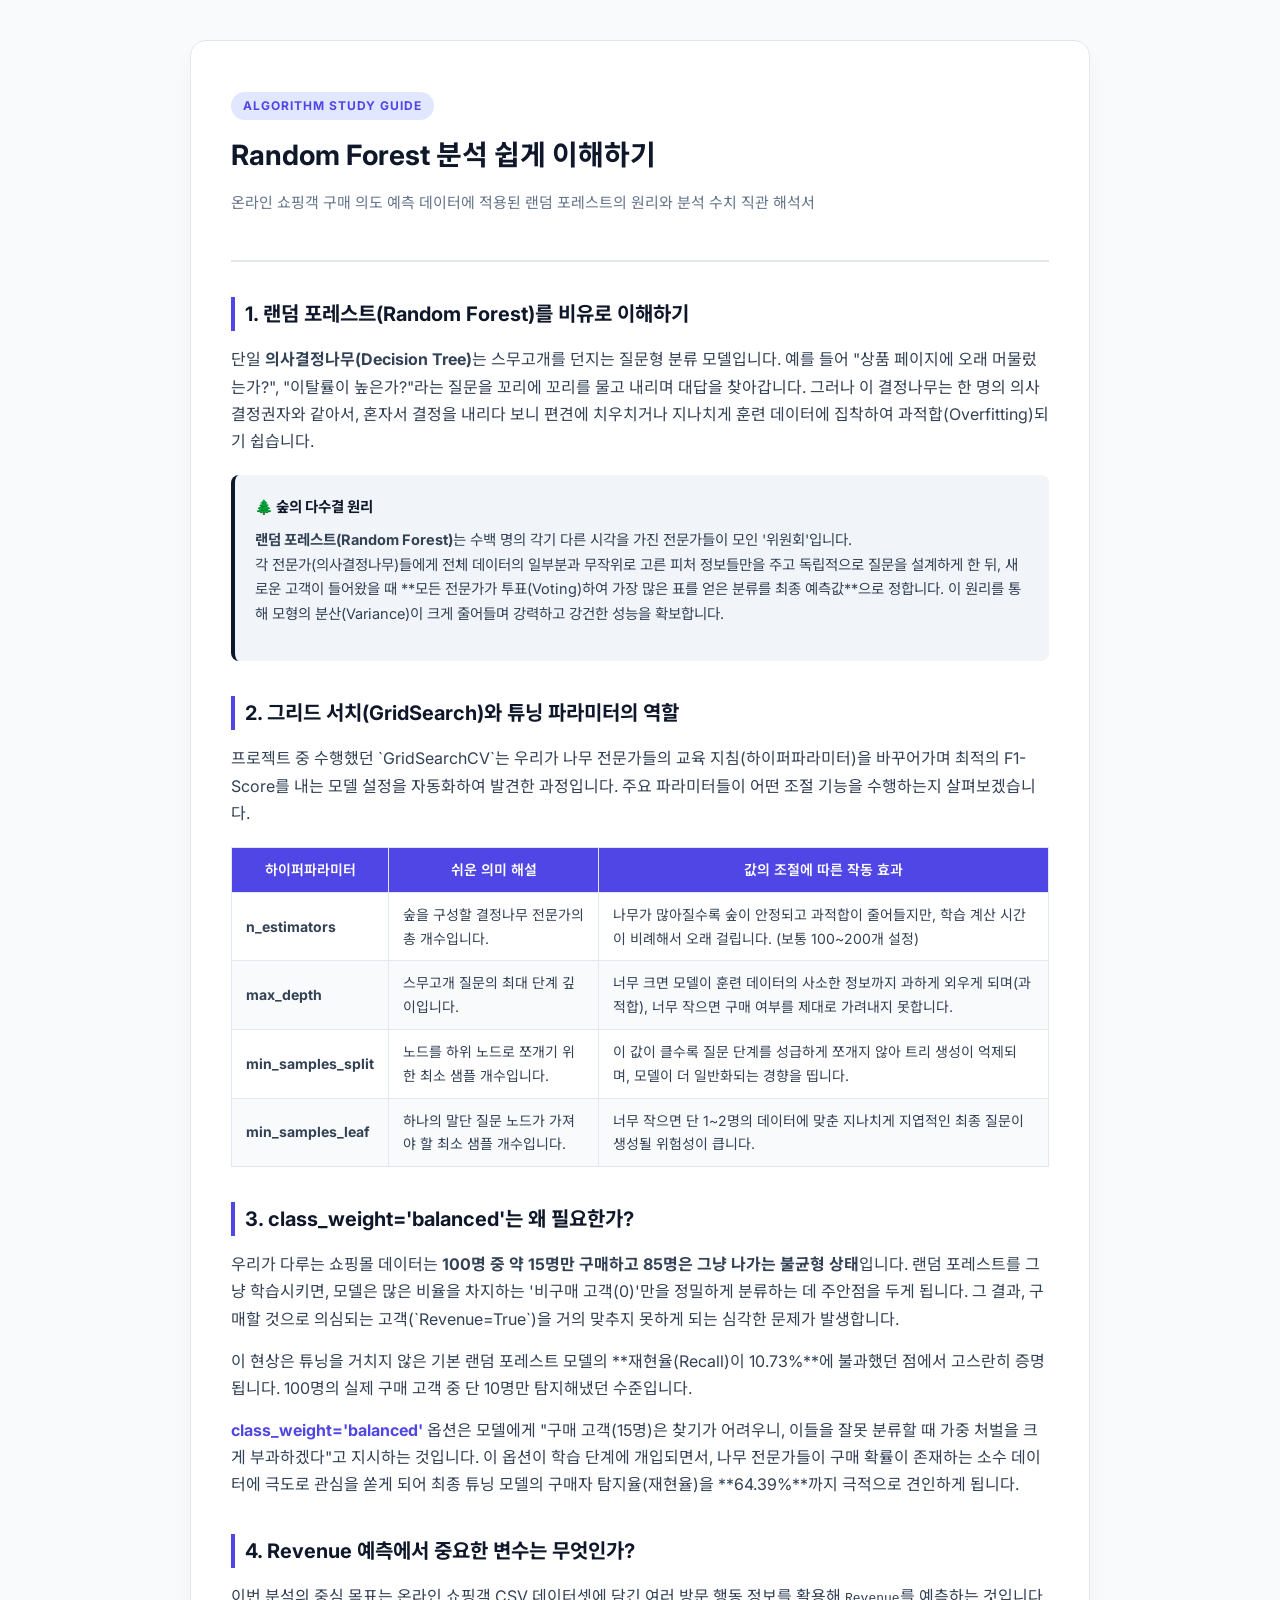
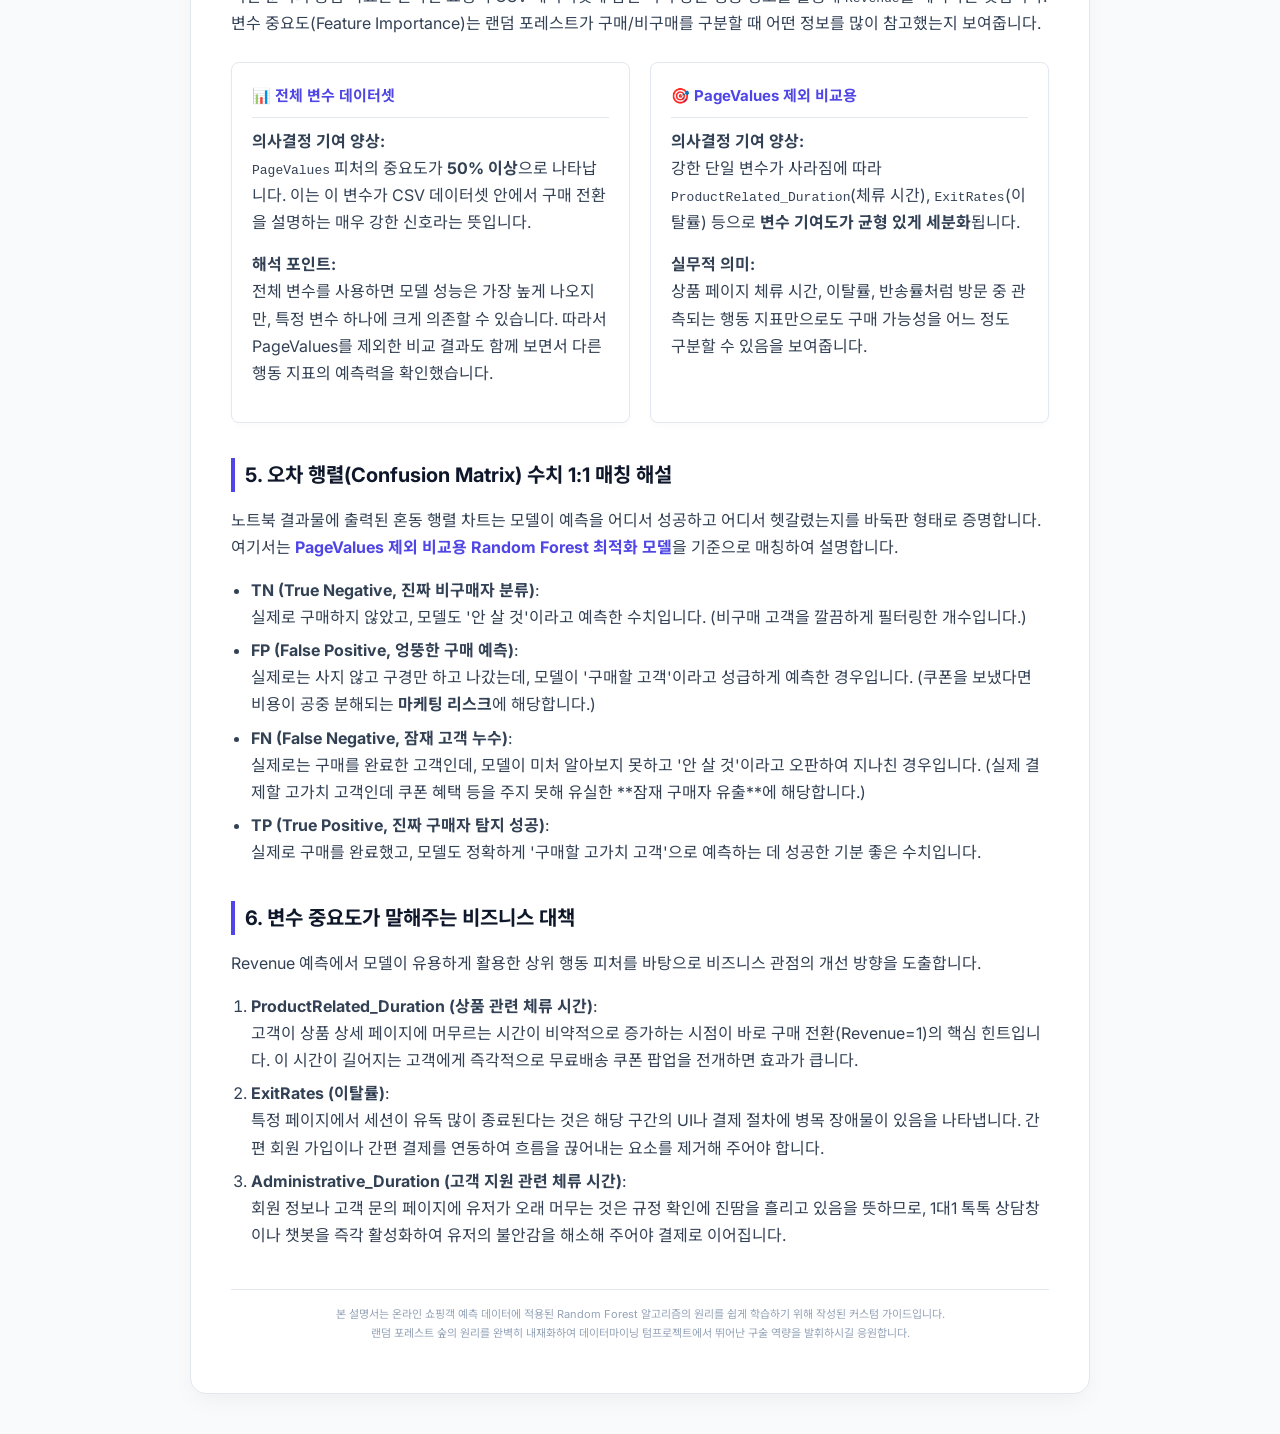
<file: RandomForest/random_forest_guide.html>
<!DOCTYPE html>
<html lang="ko">
<head>
    <meta charset="UTF-8">
    <meta name="viewport" content="width=device-width, initial-scale=1.0">
    <meta name="description" content="Random Forest 알고리즘 동작 원리 및 이번 구매 의도 예측 분석 결과의 직관적인 초심자용 한글 해설서">
    <title>Random Forest 분석 쉽게 이해하기 - 데이터마이닝 학습 가이드</title>
    <!-- Google Fonts -->
    <link rel="preconnect" href="https://fonts.googleapis.com">
    <link rel="preconnect" href="https://fonts.gstatic.com" crossorigin>
    <link href="https://fonts.googleapis.com/css2?family=Inter:wght@300;400;500;600;700&family=Noto+Sans+KR:wght@300;400;500;700&display=swap" rel="stylesheet">
    <style>
        :root {
            --primary: #4f46e5;
            --primary-light: #e0e7ff;
            --secondary: #0f172a;
            --background: #f8fafc;
            --card-bg: #ffffff;
            --text-main: #334155;
            --text-title: #0f172a;
            --border: #e2e8f0;
            --accent-green: #10b981;
            --accent-orange: #f59e0b;
        }

        * {
            box-sizing: border-box;
            margin: 0;
            padding: 0;
        }

        body {
            font-family: 'Inter', 'Noto Sans KR', sans-serif;
            background-color: var(--background);
            color: var(--text-main);
            line-height: 1.7;
            padding: 40px 20px;
        }

        .container {
            max-width: 900px;
            margin: 0 auto;
            background: var(--card-bg);
            padding: 50px 40px;
            border-radius: 16px;
            box-shadow: 0 10px 25px -5px rgba(0, 0, 0, 0.05);
            border: 1px solid var(--border);
        }

        header {
            border-bottom: 2px solid var(--border);
            padding-bottom: 30px;
            margin-bottom: 35px;
        }

        .category-tag {
            display: inline-block;
            background-color: var(--primary-light);
            color: var(--primary);
            font-size: 12px;
            font-weight: 700;
            padding: 4px 12px;
            border-radius: 20px;
            margin-bottom: 12px;
            text-transform: uppercase;
            letter-spacing: 1px;
        }

        h1 {
            font-size: 28px;
            color: var(--text-title);
            font-weight: 700;
            margin-bottom: 10px;
        }

        .subtitle {
            font-size: 15px;
            color: #64748b;
        }

        h2 {
            font-size: 20px;
            color: var(--text-title);
            border-left: 4px solid var(--primary);
            padding-left: 10px;
            margin-top: 35px;
            margin-bottom: 15px;
            font-weight: 700;
        }

        h3 {
            font-size: 16px;
            color: var(--text-title);
            margin-top: 20px;
            margin-bottom: 10px;
            font-weight: 600;
        }

        p {
            margin-bottom: 15px;
        }

        /* 강조 카드 */
        .concept-card {
            background-color: #f1f5f9;
            border-left: 4px solid var(--secondary);
            padding: 20px;
            border-radius: 8px;
            margin: 20px 0;
            font-size: 14.5px;
        }

        .concept-card-title {
            font-weight: 700;
            color: var(--secondary);
            margin-bottom: 8px;
            display: flex;
            align-items: center;
        }

        /* 2열 비교 카드 */
        .grid-compare {
            display: grid;
            grid-template-columns: repeat(auto-fit, minmax(350px, 1fr));
            gap: 20px;
            margin: 25px 0;
        }

        .compare-box {
            background: #ffffff;
            border: 1px solid var(--border);
            border-radius: 8px;
            padding: 20px;
            box-shadow: 0 4px 6px -1px rgba(0, 0, 0, 0.02);
        }

        .compare-box-title {
            font-size: 15px;
            font-weight: 700;
            color: var(--primary);
            margin-bottom: 10px;
            border-bottom: 1px solid var(--border);
            padding-bottom: 8px;
        }

        /* 용어 매칭 테이블 */
        table {
            width: 100%;
            border-collapse: collapse;
            margin: 20px 0;
            font-size: 14px;
        }

        th {
            background-color: var(--primary);
            color: #ffffff;
            font-weight: 600;
            padding: 10px 14px;
            border: 1px solid var(--border);
        }

        td {
            padding: 10px 14px;
            border: 1px solid var(--border);
        }

        tr:nth-child(even) {
            background-color: var(--background);
        }

        /* 리스트 스타일 */
        ul, ol {
            padding-left: 20px;
            margin-bottom: 20px;
        }

        li {
            margin-bottom: 6px;
        }

        .highlight-text {
            color: var(--primary);
            font-weight: 700;
        }

        .badge {
            display: inline-block;
            padding: 2px 6px;
            border-radius: 4px;
            font-size: 12px;
            font-weight: 600;
            color: #ffffff;
        }

        .badge-green { background-color: var(--accent-green); }
        .badge-orange { background-color: var(--accent-orange); }
    </style>
</head>
<body>

<div class="container">
    <header>
        <div class="category-tag">Algorithm Study Guide</div>
        <h1>Random Forest 분석 쉽게 이해하기</h1>
        <p class="subtitle">온라인 쇼핑객 구매 의도 예측 데이터에 적용된 랜덤 포레스트의 원리와 분석 수치 직관 해석서</p>
    </header>

    <!-- 1장: 직관적인 개념 -->
    <section>
        <h2>1. 랜덤 포레스트(Random Forest)를 비유로 이해하기</h2>
        <p>
            단일 <strong>의사결정나무(Decision Tree)</strong>는 스무고개를 던지는 질문형 분류 모델입니다. 예를 들어 "상품 페이지에 오래 머물렀는가?", "이탈률이 높은가?"라는 질문을 꼬리에 꼬리를 물고 내리며 대답을 찾아갑니다. 그러나 이 결정나무는 한 명의 의사결정권자와 같아서, 혼자서 결정을 내리다 보니 편견에 치우치거나 지나치게 훈련 데이터에 집착하여 과적합(Overfitting)되기 쉽습니다.
        </p>
        
        <div class="concept-card" id="forest-analogy">
            <div class="concept-card-title">🌲 숲의 다수결 원리</div>
            <p>
                <strong>랜덤 포레스트(Random Forest)</strong>는 수백 명의 각기 다른 시각을 가진 전문가들이 모인 '위원회'입니다. 
                <br>각 전문가(의사결정나무)들에게 전체 데이터의 일부분과 무작위로 고른 피처 정보들만을 주고 독립적으로 질문을 설계하게 한 뒤, 새로운 고객이 들어왔을 때 **모든 전문가가 투표(Voting)하여 가장 많은 표를 얻은 분류를 최종 예측값**으로 정합니다. 이 원리를 통해 모형의 분산(Variance)이 크게 줄어들며 강력하고 강건한 성능을 확보합니다.
            </p>
        </div>
    </section>

    <!-- 2장: 하이퍼파라미터 해설 -->
    <section>
        <h2>2. 그리드 서치(GridSearch)와 튜닝 파라미터의 역할</h2>
        <p>
            프로젝트 중 수행했던 `GridSearchCV`는 우리가 나무 전문가들의 교육 지침(하이퍼파라미터)을 바꾸어가며 최적의 F1-Score를 내는 모델 설정을 자동화하여 발견한 과정입니다. 주요 파라미터들이 어떤 조절 기능을 수행하는지 살펴보겠습니다.
        </p>
        
        <table>
            <thead>
                <tr>
                    <th>하이퍼파라미터</th>
                    <th>쉬운 의미 해설</th>
                    <th>값의 조절에 따른 작동 효과</th>
                </tr>
            </thead>
            <tbody>
                <tr>
                    <td><strong>n_estimators</strong></td>
                    <td>숲을 구성할 결정나무 전문가의 총 개수입니다.</td>
                    <td>나무가 많아질수록 숲이 안정되고 과적합이 줄어들지만, 학습 계산 시간이 비례해서 오래 걸립니다. (보통 100~200개 설정)</td>
                </tr>
                <tr>
                    <td><strong>max_depth</strong></td>
                    <td>스무고개 질문의 최대 단계 깊이입니다.</td>
                    <td>너무 크면 모델이 훈련 데이터의 사소한 정보까지 과하게 외우게 되며(과적합), 너무 작으면 구매 여부를 제대로 가려내지 못합니다.</td>
                </tr>
                <tr>
                    <td><strong>min_samples_split</strong></td>
                    <td>노드를 하위 노드로 쪼개기 위한 최소 샘플 개수입니다.</td>
                    <td>이 값이 클수록 질문 단계를 성급하게 쪼개지 않아 트리 생성이 억제되며, 모델이 더 일반화되는 경향을 띱니다.</td>
                </tr>
                <tr>
                    <td><strong>min_samples_leaf</strong></td>
                    <td>하나의 말단 질문 노드가 가져야 할 최소 샘플 개수입니다.</td>
                    <td>너무 작으면 단 1~2명의 데이터에 맞춘 지나치게 지엽적인 최종 질문이 생성될 위험성이 큽니다.</td>
                </tr>
            </tbody>
        </table>
    </section>

    <!-- 3장: 데이터 불균형 해결 -->
    <section>
        <h2>3. class_weight='balanced'는 왜 필요한가?</h2>
        <p>
            우리가 다루는 쇼핑몰 데이터는 <strong>100명 중 약 15명만 구매하고 85명은 그냥 나가는 불균형 상태</strong>입니다. 
            랜덤 포레스트를 그냥 학습시키면, 모델은 많은 비율을 차지하는 '비구매 고객(0)'만을 정밀하게 분류하는 데 주안점을 두게 됩니다. 그 결과, 구매할 것으로 의심되는 고객(`Revenue=True`)을 거의 맞추지 못하게 되는 심각한 문제가 발생합니다.
        </p>
        <p>
            이 현상은 튜닝을 거치지 않은 기본 랜덤 포레스트 모델의 **재현율(Recall)이 10.73%**에 불과했던 점에서 고스란히 증명됩니다. 100명의 실제 구매 고객 중 단 10명만 탐지해냈던 수준입니다.
        </p>
        <p>
            <span class="highlight-text">class_weight='balanced'</span> 옵션은 모델에게 "구매 고객(15명)은 찾기가 어려우니, 이들을 잘못 분류할 때 가중 처벌을 크게 부과하겠다"고 지시하는 것입니다. 이 옵션이 학습 단계에 개입되면서, 나무 전문가들이 구매 확률이 존재하는 소수 데이터에 극도로 관심을 쏟게 되어 최종 튜닝 모델의 구매자 탐지율(재현율)을 **64.39%**까지 극적으로 견인하게 됩니다.
        </p>
    </section>

    <!-- 4장: 변수 중요도 해석 -->
    <section>
        <h2>4. Revenue 예측에서 중요한 변수는 무엇인가?</h2>
        <p>
            이번 분석의 중심 목표는 온라인 쇼핑객 CSV 데이터셋에 담긴 여러 방문 행동 정보를 활용해
            <code>Revenue</code>를 예측하는 것입니다. 변수 중요도(Feature Importance)는 랜덤 포레스트가
            구매/비구매를 구분할 때 어떤 정보를 많이 참고했는지 보여줍니다.
        </p>

        <div class="grid-compare">
            <div class="compare-box">
                <div class="compare-box-title">📊 전체 변수 데이터셋</div>
                <p>
                    <strong>의사결정 기여 양상:</strong>
                    <br><code>PageValues</code> 피처의 중요도가 <strong>50% 이상</strong>으로 나타납니다. 이는 이 변수가 CSV 데이터셋 안에서 구매 전환을 설명하는 매우 강한 신호라는 뜻입니다.
                </p>
                <p>
                    <strong>해석 포인트:</strong>
                    <br>전체 변수를 사용하면 모델 성능은 가장 높게 나오지만, 특정 변수 하나에 크게 의존할 수 있습니다. 따라서 PageValues를 제외한 비교 결과도 함께 보면서 다른 행동 지표의 예측력을 확인했습니다.
                </p>
            </div>
            
            <div class="compare-box">
                <div class="compare-box-title">🎯 PageValues 제외 비교용</div>
                <p>
                    <strong>의사결정 기여 양상:</strong>
                    <br>강한 단일 변수가 사라짐에 따라 <code>ProductRelated_Duration</code>(체류 시간), <code>ExitRates</code>(이탈률) 등으로 <strong>변수 기여도가 균형 있게 세분화</strong>됩니다.
                </p>
                <p>
                    <strong>실무적 의미:</strong>
                    <br>상품 페이지 체류 시간, 이탈률, 반송률처럼 방문 중 관측되는 행동 지표만으로도 구매 가능성을 어느 정도 구분할 수 있음을 보여줍니다.
                </p>
            </div>
        </div>
    </section>

    <!-- 5장: 오차 행렬 읽기 -->
    <section>
        <h2>5. 오차 행렬(Confusion Matrix) 수치 1:1 매칭 해설</h2>
        <p>
            노트북 결과물에 출력된 혼동 행렬 차트는 모델이 예측을 어디서 성공하고 어디서 헷갈렸는지를 바둑판 형태로 증명합니다. 여기서는 <span class="highlight-text">PageValues 제외 비교용 Random Forest 최적화 모델</span>을 기준으로 매칭하여 설명합니다.
        </p>

        <ul>
            <li><strong>TN (True Negative, 진짜 비구매자 분류)</strong>: 
                <br>실제로 구매하지 않았고, 모델도 '안 살 것'이라고 예측한 수치입니다. (비구매 고객을 깔끔하게 필터링한 개수입니다.)
            </li>
            <li><strong>FP (False Positive, 엉뚱한 구매 예측)</strong>: 
                <br>실제로는 사지 않고 구경만 하고 나갔는데, 모델이 '구매할 고객'이라고 성급하게 예측한 경우입니다. (쿠폰을 보냈다면 비용이 공중 분해되는 <strong>마케팅 리스크</strong>에 해당합니다.)
            </li>
            <li><strong>FN (False Negative, 잠재 고객 누수)</strong>: 
                <br>실제로는 구매를 완료한 고객인데, 모델이 미처 알아보지 못하고 '안 살 것'이라고 오판하여 지나친 경우입니다. (실제 결제할 고가치 고객인데 쿠폰 혜택 등을 주지 못해 유실한 **잠재 구매자 유출**에 해당합니다.)
            </li>
            <li><strong>TP (True Positive, 진짜 구매자 탐지 성공)</strong>: 
                <br>실제로 구매를 완료했고, 모델도 정확하게 '구매할 고가치 고객'으로 예측하는 데 성공한 기분 좋은 수치입니다.
            </li>
        </ul>
    </section>

    <!-- 6장: 비즈니스 대책 -->
    <section>
        <h2>6. 변수 중요도가 말해주는 비즈니스 대책</h2>
        <p>
            Revenue 예측에서 모델이 유용하게 활용한 상위 행동 피처를 바탕으로 비즈니스 관점의 개선 방향을 도출합니다.
        </p>
        
        <ol>
            <li><strong>ProductRelated_Duration (상품 관련 체류 시간)</strong>:
                <br>고객이 상품 상세 페이지에 머무르는 시간이 비약적으로 증가하는 시점이 바로 구매 전환(Revenue=1)의 핵심 힌트입니다. 이 시간이 길어지는 고객에게 즉각적으로 무료배송 쿠폰 팝업을 전개하면 효과가 큽니다.
            </li>
            <li><strong>ExitRates (이탈률)</strong>:
                <br>특정 페이지에서 세션이 유독 많이 종료된다는 것은 해당 구간의 UI나 결제 절차에 병목 장애물이 있음을 나타냅니다. 간편 회원 가입이나 간편 결제를 연동하여 흐름을 끊어내는 요소를 제거해 주어야 합니다.
            </li>
            <li><strong>Administrative_Duration (고객 지원 관련 체류 시간)</strong>:
                <br>회원 정보나 고객 문의 페이지에 유저가 오래 머무는 것은 규정 확인에 진땀을 흘리고 있음을 뜻하므로, 1대1 톡톡 상담창이나 챗봇을 즉각 활성화하여 유저의 불안감을 해소해 주어야 결제로 이어집니다.
            </li>
        </ol>
    </section>

    <footer style="margin-top: 40px; border-top: 1px solid var(--border); padding-top: 15px; font-size: 11px; text-align: center; color: #94a3b8;">
        본 설명서는 온라인 쇼핑객 예측 데이터에 적용된 Random Forest 알고리즘의 원리를 쉽게 학습하기 위해 작성된 커스텀 가이드입니다.<br>
        랜덤 포레스트 숲의 원리를 완벽히 내재화하여 데이터마이닝 텀프로젝트에서 뛰어난 구술 역량을 발휘하시길 응원합니다.
    </footer>
</div>

</body>
</html>
</file>
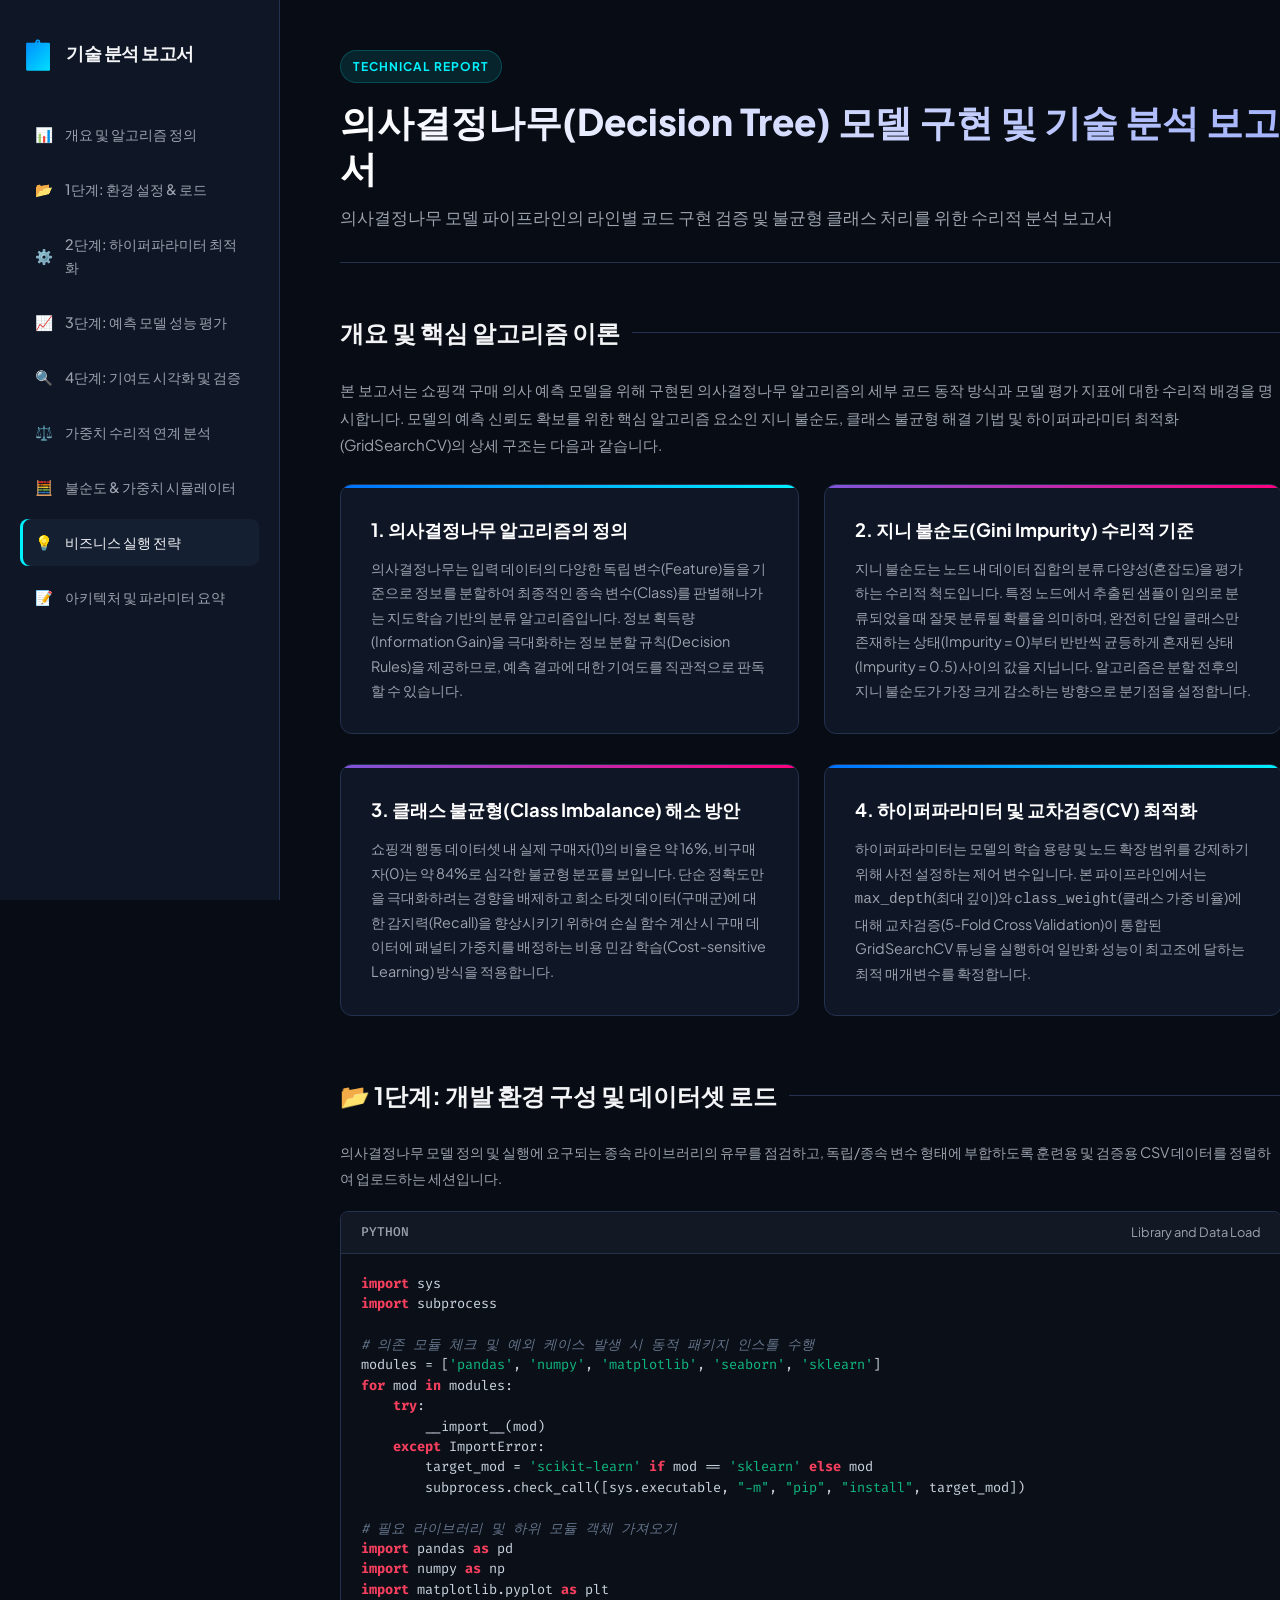
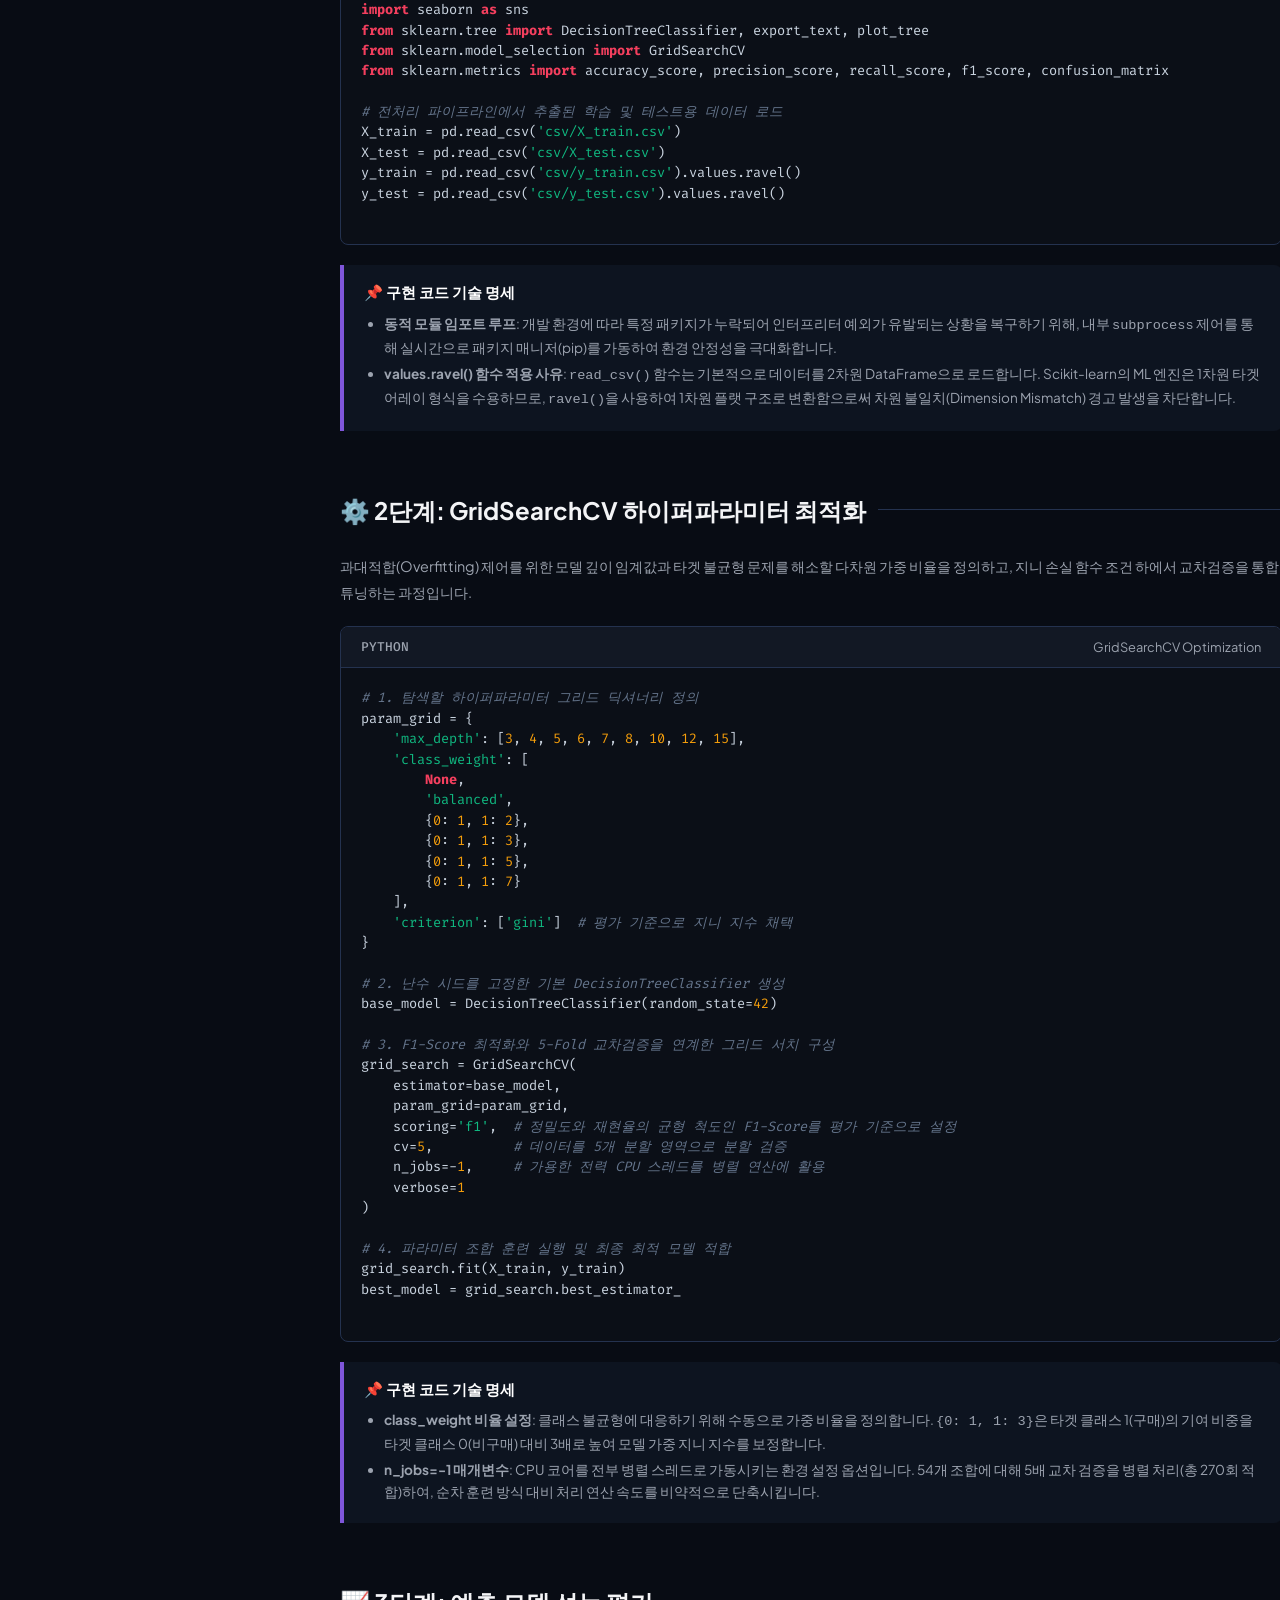
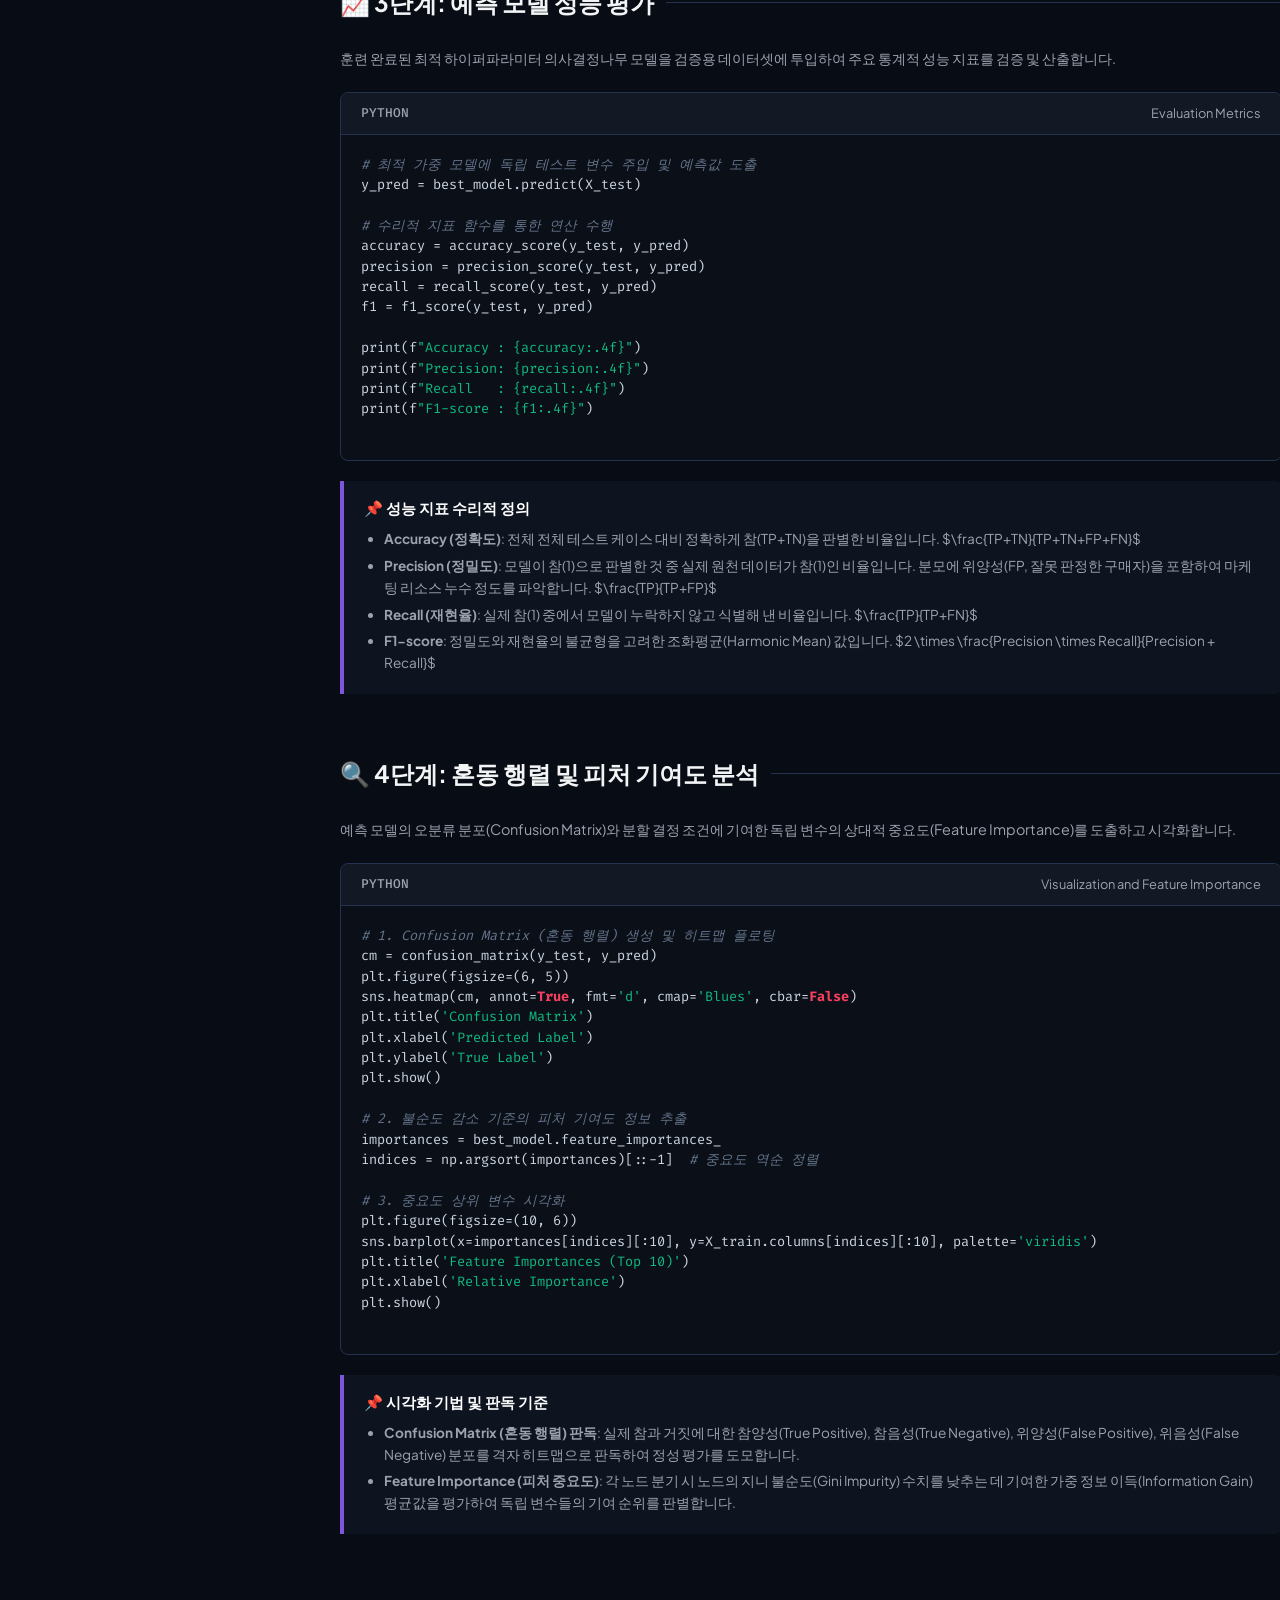
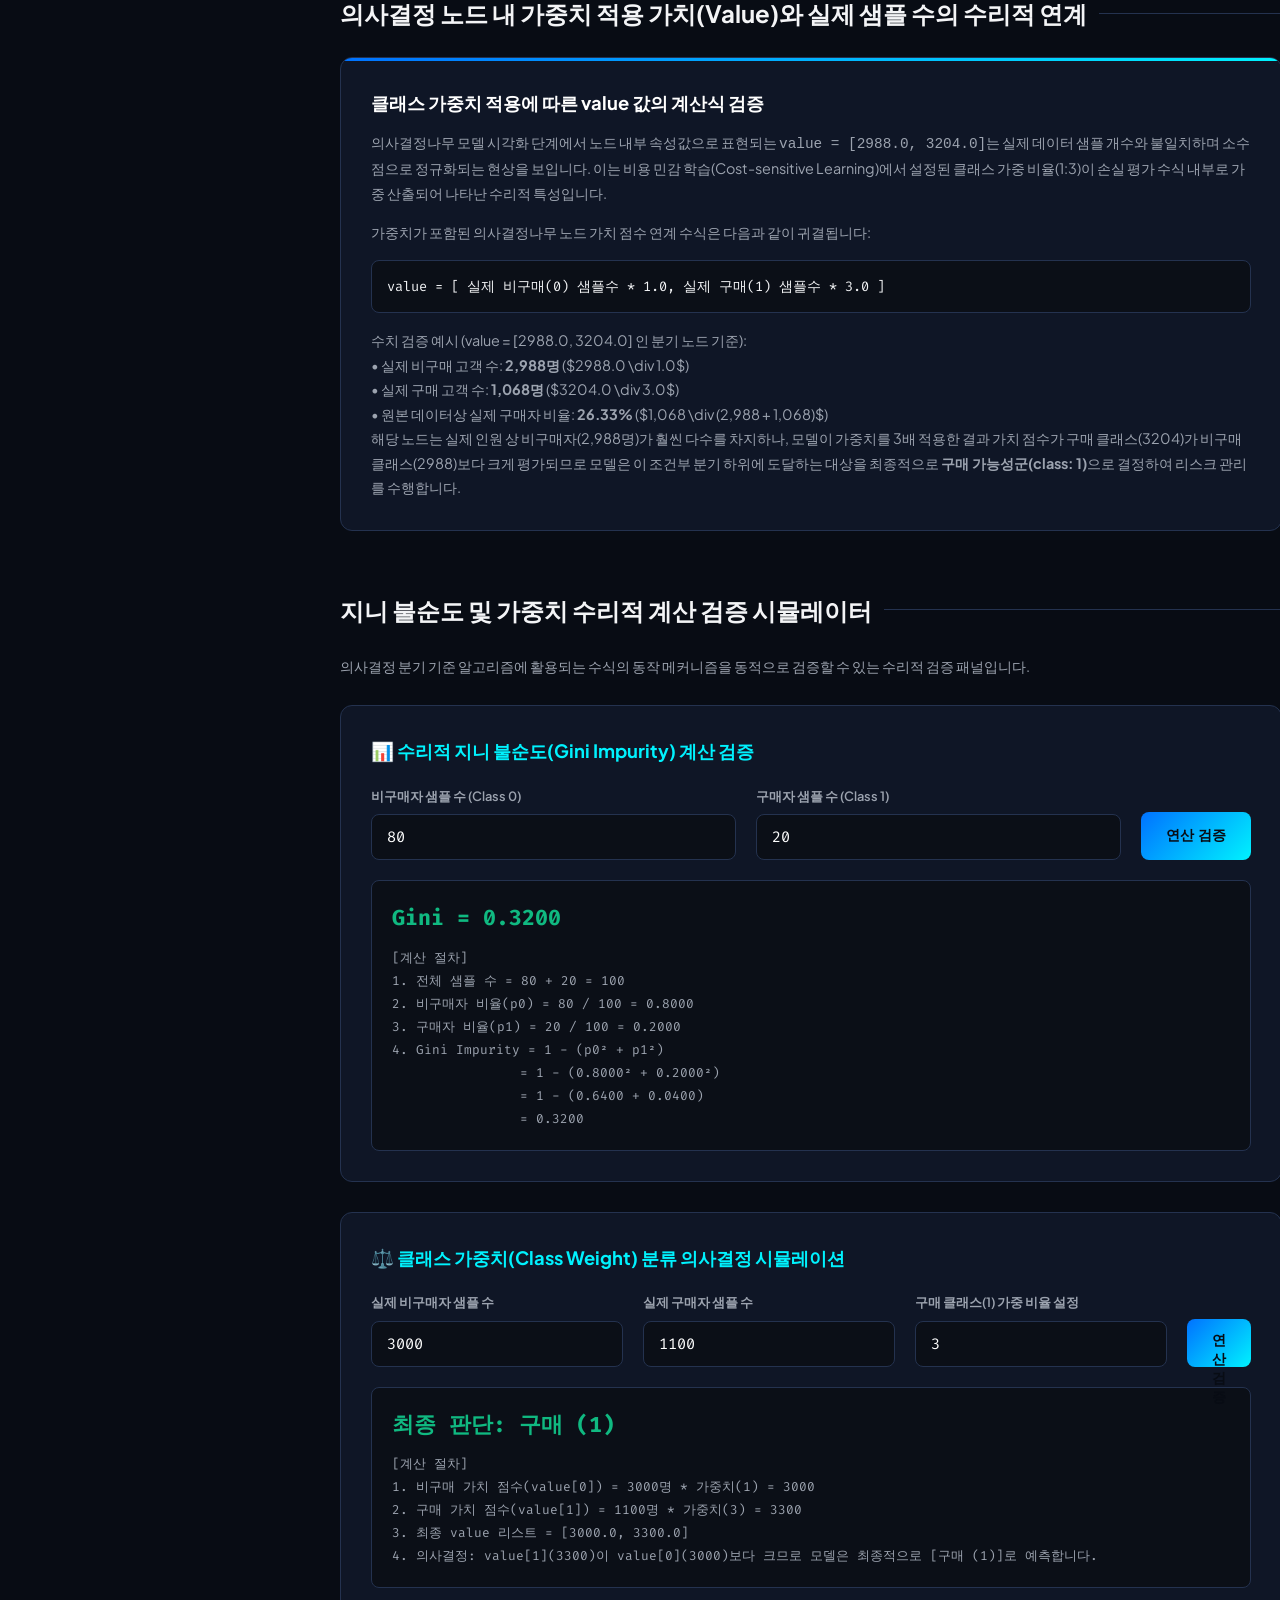
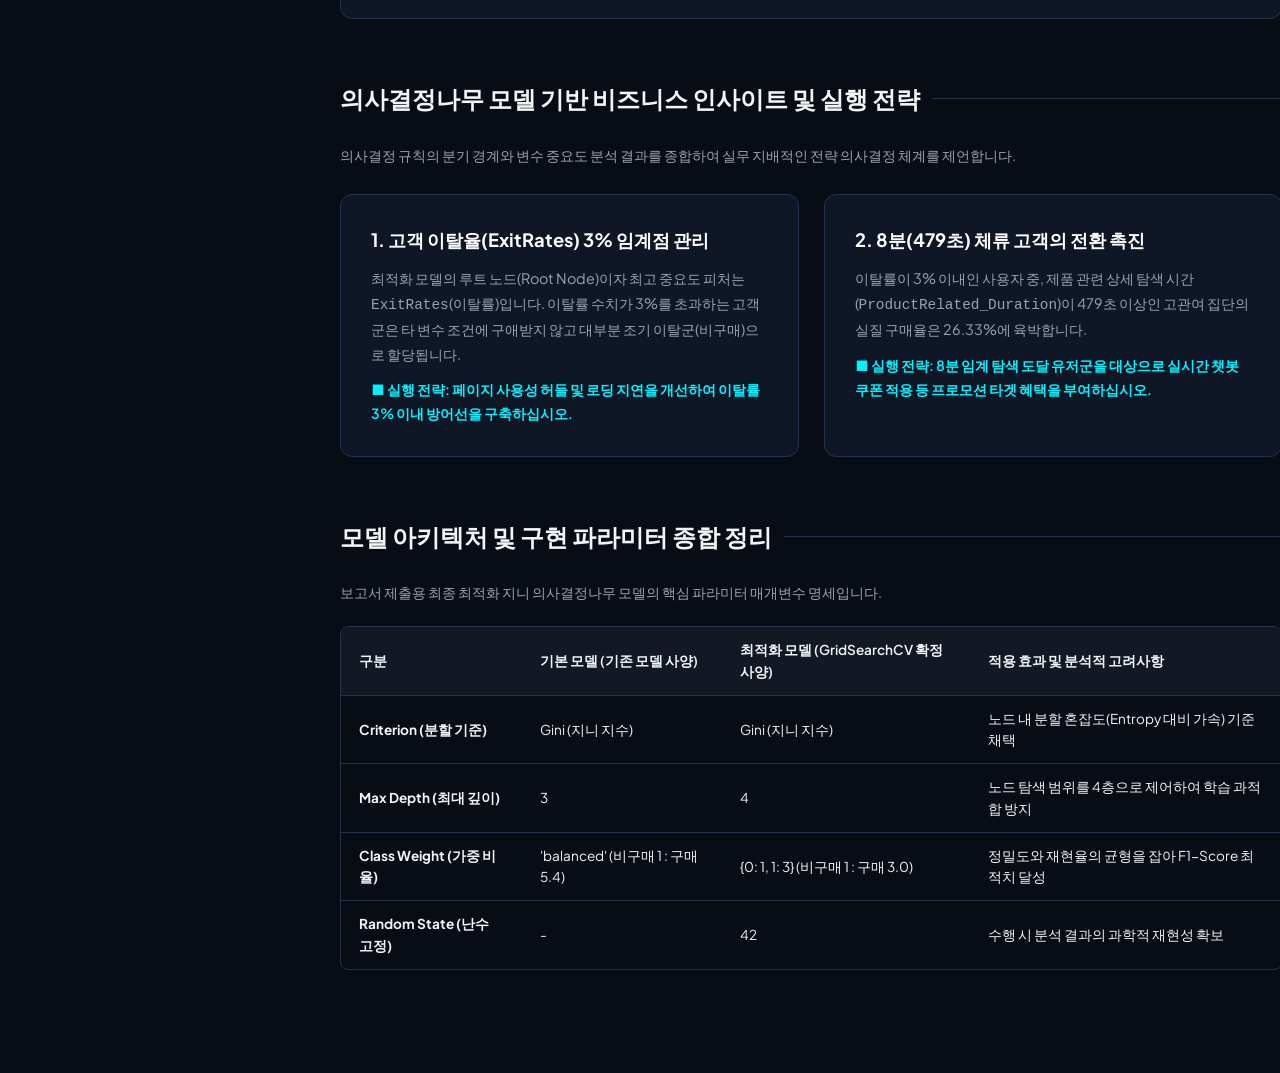
<file: models/decision_tree/DecisionTree_Code_Explanation.html>
<!DOCTYPE html>
<html lang="ko">
<head>
    <meta charset="UTF-8">
    <meta name="viewport" content="width=device-width, initial-scale=1.0">
    <title>의사결정나무(Decision Tree) 모델 구현 및 기술 분석 보고서</title>
    <!-- Google Fonts -->
    <link rel="preconnect" href="https://fonts.googleapis.com">
    <link rel="preconnect" href="https://fonts.gstatic.com" crossorigin>
    <link href="https://fonts.googleapis.com/css2?family=Inter:wght@300;400;500;600;700;800&family=Plus+Jakarta+Sans:wght@300;400;500;600;700;800&family=Fira+Code:wght@400;500&display=swap" rel="stylesheet">
    <style>
        /* CSS Reset & Variables */
        :root {
            --bg-base: #080c14;
            --bg-surface: #0f1626;
            --bg-card: #151f32;
            --bg-card-hover: #1c2a44;
            --primary: #00f2fe;
            --primary-gradient: linear-gradient(135deg, #0072ff 0%, #00f2fe 100%);
            --accent: #7f56da;
            --accent-gradient: linear-gradient(135deg, #7f56da 0%, #ff007f 100%);
            --text-main: #f3f4f6;
            --text-muted: #9ca3af;
            --text-dark: #4b5563;
            --success: #10b981;
            --warning: #f59e0b;
            --danger: #ef4444;
            --border: #24324f;
            --font-main: 'Plus Jakarta Sans', 'Inter', -apple-system, BlinkMacSystemFont, "Segoe UI", Roboto, sans-serif;
            --font-mono: 'Fira Code', monospace;
        }

        * {
            box-sizing: border-box;
            margin: 0;
            padding: 0;
        }

        body {
            background-color: var(--bg-base);
            color: var(--text-main);
            font-family: var(--font-main);
            line-height: 1.6;
            overflow-x: hidden;
        }

        a {
            color: var(--primary);
            text-decoration: none;
            transition: color 0.2s ease;
        }

        a:hover {
            color: #00c6ff;
        }

        /* Layout Structure */
        .wrapper {
            display: flex;
            min-height: 100vh;
        }

        /* Sidebar Navigation */
        .sidebar {
            width: 280px;
            background-color: var(--bg-surface);
            border-right: 1px solid var(--border);
            padding: 30px 20px;
            position: fixed;
            height: 100vh;
            overflow-y: auto;
            z-index: 10;
        }

        .logo-container {
            display: flex;
            align-items: center;
            gap: 10px;
            margin-bottom: 35px;
        }

        .logo-icon {
            font-size: 1.8rem;
            background: var(--primary-gradient);
            -webkit-background-clip: text;
            -webkit-text-fill-color: transparent;
        }

        .logo-text {
            font-size: 1.15rem;
            font-weight: 800;
            letter-spacing: -0.5px;
        }

        .nav-menu {
            list-style: none;
        }

        .nav-item {
            margin-bottom: 8px;
        }

        .nav-link {
            display: flex;
            align-items: center;
            gap: 12px;
            padding: 12px 15px;
            color: var(--text-muted);
            font-size: 0.9rem;
            font-weight: 500;
            border-radius: 8px;
            transition: all 0.2s ease;
        }

        .nav-link:hover, .nav-link.active {
            color: var(--text-main);
            background-color: var(--bg-card);
            box-shadow: inset 3px 0 0 var(--primary);
        }

        /* Main Content Panel */
        .content-panel {
            margin-left: 280px;
            flex-grow: 1;
            padding: 50px 60px;
            max-width: 1200px;
        }

        /* Header Styles */
        header {
            margin-bottom: 50px;
            border-bottom: 1px solid var(--border);
            padding-bottom: 30px;
        }

        .badge {
            display: inline-block;
            padding: 6px 12px;
            font-size: 0.75rem;
            font-weight: 700;
            text-transform: uppercase;
            letter-spacing: 1px;
            background: rgba(0, 242, 254, 0.1);
            color: var(--primary);
            border: 1px solid rgba(0, 242, 254, 0.2);
            border-radius: 50px;
            margin-bottom: 15px;
        }

        h1 {
            font-size: 2.3rem;
            font-weight: 800;
            line-height: 1.25;
            margin-bottom: 15px;
            background: linear-gradient(to right, #ffffff, #a5b4fc);
            -webkit-background-clip: text;
            -webkit-text-fill-color: transparent;
        }

        .subtitle {
            font-size: 1.05rem;
            color: var(--text-muted);
            font-weight: 400;
        }

        /* Section & Grid Styles */
        section {
            margin-bottom: 60px;
            scroll-margin-top: 40px;
        }

        .section-title {
            font-size: 1.5rem;
            font-weight: 700;
            margin-bottom: 25px;
            display: flex;
            align-items: center;
            gap: 12px;
        }

        .section-title::after {
            content: '';
            flex-grow: 1;
            height: 1px;
            background-color: var(--border);
        }

        .grid-2 {
            display: grid;
            grid-template-columns: 1fr 1fr;
            gap: 25px;
            margin-bottom: 30px;
        }

        /* Card Styles */
        .card {
            background-color: var(--bg-surface);
            border: 1px solid var(--border);
            border-radius: 12px;
            padding: 30px;
            transition: all 0.3s cubic-bezier(0.4, 0, 0.2, 1);
            position: relative;
            overflow: hidden;
        }

        .card:hover {
            transform: translateY(-4px);
            border-color: rgba(0, 242, 254, 0.3);
            box-shadow: 0 12px 30px rgba(0, 0, 0, 0.3);
        }

        .card-accent-line {
            position: absolute;
            top: 0;
            left: 0;
            right: 0;
            height: 3px;
            background: var(--primary-gradient);
        }

        .card-accent-line.alt {
            background: var(--accent-gradient);
        }

        .card h3 {
            font-size: 1.15rem;
            font-weight: 700;
            margin-bottom: 12px;
            color: #ffffff;
            display: flex;
            align-items: center;
            gap: 8px;
        }

        .card p {
            color: var(--text-muted);
            font-size: 0.9rem;
            line-height: 1.7;
        }

        /* Code Block Styles */
        .code-container {
            margin: 20px 0;
            border-radius: 8px;
            overflow: hidden;
            border: 1px solid var(--border);
            background-color: #0b0f17;
        }

        .code-header {
            background-color: #121824;
            padding: 10px 20px;
            display: flex;
            justify-content: space-between;
            align-items: center;
            border-bottom: 1px solid var(--border);
            font-size: 0.8rem;
            color: var(--text-muted);
        }

        .code-lang {
            font-family: var(--font-mono);
            font-weight: 500;
            text-transform: uppercase;
        }

        pre {
            margin: 0;
            padding: 20px;
            overflow-x: auto;
            font-family: var(--font-mono);
            font-size: 0.85rem;
            line-height: 1.5;
            color: #cbd5e1;
        }

        /* Syntax coloring */
        .keyword { color: #f43f5e; font-weight: bold; }
        .comment { color: #64748b; font-style: italic; }
        .string { color: #10b981; }
        .number { color: #f59e0b; }
        .func { color: #38bdf8; }

        /* Explanation box */
        .explanation-box {
            background-color: rgba(36, 50, 79, 0.2);
            border-left: 4px solid var(--accent);
            padding: 15px 20px;
            margin-top: 15px;
            border-radius: 0 8px 8px 0;
        }

        .explanation-box h4 {
            font-size: 0.95rem;
            font-weight: 600;
            color: #ffffff;
            margin-bottom: 5px;
        }

        .explanation-box p {
            font-size: 0.88rem;
            color: var(--text-muted);
            line-height: 1.6;
        }

        .explanation-box ul {
            margin-left: 20px;
            margin-top: 8px;
            font-size: 0.85rem;
            color: var(--text-muted);
        }

        .explanation-box li {
            margin-bottom: 5px;
        }

        /* Interactive Tools Styles */
        .tool-panel {
            background-color: var(--bg-surface);
            border: 1px solid var(--border);
            border-radius: 12px;
            padding: 30px;
            margin-top: 25px;
        }

        .tool-title {
            font-size: 1.15rem;
            font-weight: 700;
            margin-bottom: 20px;
            color: var(--primary);
            display: flex;
            align-items: center;
            gap: 8px;
        }

        .input-group {
            display: flex;
            gap: 20px;
            margin-bottom: 20px;
        }

        .input-control {
            display: flex;
            flex-direction: column;
            flex-grow: 1;
        }

        .input-control label {
            font-size: 0.8rem;
            font-weight: 600;
            margin-bottom: 8px;
            color: var(--text-muted);
        }

        .input-control input {
            background-color: #0b0f17;
            border: 1px solid var(--border);
            padding: 12px 15px;
            border-radius: 8px;
            color: #ffffff;
            font-family: var(--font-mono);
            font-size: 0.95rem;
            transition: border-color 0.2s ease;
        }

        .input-control input:focus {
            outline: none;
            border-color: var(--primary);
        }

        .calc-btn {
            background: var(--primary-gradient);
            color: #080c14;
            border: none;
            padding: 12px 25px;
            border-radius: 8px;
            font-size: 0.9rem;
            font-weight: 700;
            cursor: pointer;
            transition: opacity 0.2s ease;
            align-self: flex-end;
            height: 48px;
        }

        .calc-btn:hover {
            opacity: 0.9;
        }

        .result-box {
            background-color: #0b0f17;
            border: 1px solid var(--border);
            border-radius: 8px;
            padding: 20px;
            margin-top: 20px;
        }

        .result-val {
            font-size: 1.35rem;
            font-weight: 800;
            color: var(--success);
            font-family: var(--font-mono);
            margin-bottom: 10px;
        }

        .result-steps {
            font-size: 0.8rem;
            color: var(--text-muted);
            line-height: 1.8;
            font-family: var(--font-mono);
            white-space: pre-wrap;
        }

        /* Metric Table */
        .table-responsive {
            width: 100%;
            overflow-x: auto;
            margin: 20px 0;
            border-radius: 8px;
            border: 1px solid var(--border);
        }

        table {
            width: 100%;
            border-collapse: collapse;
            text-align: left;
            font-size: 0.85rem;
        }

        th, td {
            padding: 12px 18px;
            border-bottom: 1px solid var(--border);
        }

        th {
            background-color: #121824;
            font-weight: 600;
            color: var(--text-main);
        }

        tr:last-child td {
            border-bottom: none;
        }

        /* Responsive Styles */
        @media (max-width: 1024px) {
            .sidebar {
                display: none;
            }
            .content-panel {
                margin-left: 0;
                padding: 40px 20px;
            }
            .grid-2 {
                grid-template-columns: 1fr;
            }
        }
    </style>
</head>
<body>

    <div class="wrapper">
        <!-- Sidebar Navigation -->
        <aside class="sidebar">
            <div class="logo-container">
                <span class="logo-icon">📋</span>
                <span class="logo-text">기술 분석 보고서</span>
            </div>
            <ul class="nav-menu">
                <li class="nav-item">
                    <a href="#intro" class="nav-link active">
                        <span>📊</span> 개요 및 알고리즘 정의
                    </a>
                </li>
                <li class="nav-item">
                    <a href="#step-setup" class="nav-link">
                        <span>📂</span> 1단계: 환경 설정 & 로드
                    </a>
                </li>
                <li class="nav-item">
                    <a href="#step-tuning" class="nav-link">
                        <span>⚙️</span> 2단계: 하이퍼파라미터 최적화
                    </a>
                </li>
                <li class="nav-item">
                    <a href="#step-eval" class="nav-link">
                        <span>📈</span> 3단계: 예측 모델 성능 평가
                    </a>
                </li>
                <li class="nav-item">
                    <a href="#step-viz" class="nav-link">
                        <span>🔍</span> 4단계: 기여도 시각화 및 검증
                    </a>
                </li>
                <li class="nav-item">
                    <a href="#weighted-value" class="nav-link">
                        <span>⚖️</span> 가중치 수리적 연계 분석
                    </a>
                </li>
                <li class="nav-item">
                    <a href="#interactive-tools" class="nav-link">
                        <span>🧮</span> 불순도 & 가중치 시뮬레이터
                    </a>
                </li>
                <li class="nav-item">
                    <a href="#action-plan" class="nav-link">
                        <span>💡</span> 비즈니스 실행 전략
                    </a>
                </li>
                <li class="nav-item">
                    <a href="#summary-spec" class="nav-link">
                        <span>📝</span> 아키텍처 및 파라미터 요약
                    </a>
                </li>
            </ul>
        </aside>

        <!-- Main Content Panel -->
        <div class="content-panel">
            <header>
                <span class="badge">Technical Report</span>
                <h1>의사결정나무(Decision Tree) 모델 구현 및 기술 분석 보고서</h1>
                <p class="subtitle">의사결정나무 모델 파이프라인의 라인별 코드 구현 검증 및 불균형 클래스 처리를 위한 수리적 분석 보고서</p>
            </header>

            <!-- Section 1: Introduction & Concepts -->
            <section id="intro">
                <div class="section-title">개요 및 핵심 알고리즘 이론</div>
                <p style="color: var(--text-muted); margin-bottom: 25px; line-height: 1.8; font-size: 0.95rem;">
                    본 보고서는 쇼핑객 구매 의사 예측 모델을 위해 구현된 의사결정나무 알고리즘의 세부 코드 동작 방식과 모델 평가 지표에 대한 수리적 배경을 명시합니다. 
                    모델의 예측 신뢰도 확보를 위한 핵심 알고리즘 요소인 지니 불순도, 클래스 불균형 해결 기법 및 하이퍼파라미터 최적화(GridSearchCV)의 상세 구조는 다음과 같습니다.
                </p>

                <div class="grid-2">
                    <div class="card">
                        <div class="card-accent-line"></div>
                        <h3>1. 의사결정나무 알고리즘의 정의</h3>
                        <p>
                            의사결정나무는 입력 데이터의 다양한 독립 변수(Feature)들을 기준으로 정보를 분할하여 최종적인 종속 변수(Class)를 판별해나가는 지도학습 기반의 분류 알고리즘입니다. 
                            정보 획득량(Information Gain)을 극대화하는 정보 분할 규칙(Decision Rules)을 제공하므로, 예측 결과에 대한 기여도를 직관적으로 판독할 수 있습니다.
                        </p>
                    </div>
                    <div class="card">
                        <div class="card-accent-line alt"></div>
                        <h3>2. 지니 불순도(Gini Impurity) 수리적 기준</h3>
                        <p>
                            지니 불순도는 노드 내 데이터 집합의 분류 다양성(혼잡도)을 평가하는 수리적 척도입니다. 
                            특정 노드에서 추출된 샘플이 임의로 분류되었을 때 잘못 분류될 확률을 의미하며, 완전히 단일 클래스만 존재하는 상태(Impurity = 0)부터 반반씩 균등하게 혼재된 상태(Impurity = 0.5) 사이의 값을 지닙니다. 
                            알고리즘은 분할 전후의 지니 불순도가 가장 크게 감소하는 방향으로 분기점을 설정합니다.
                        </p>
                    </div>
                </div>

                <div class="grid-2">
                    <div class="card">
                        <div class="card-accent-line alt"></div>
                        <h3>3. 클래스 불균형(Class Imbalance) 해소 방안</h3>
                        <p>
                            쇼핑객 행동 데이터셋 내 실제 구매자(1)의 비율은 약 16%, 비구매자(0)는 약 84%로 심각한 불균형 분포를 보입니다. 
                            단순 정확도만을 극대화하려는 경향을 배제하고 희소 타겟 데이터(구매군)에 대한 감지력(Recall)을 향상시키기 위하여 손실 함수 계산 시 구매 데이터에 패널티 가중치를 배정하는 비용 민감 학습(Cost-sensitive Learning) 방식을 적용합니다.
                        </p>
                    </div>
                    <div class="card">
                        <div class="card-accent-line"></div>
                        <h3>4. 하이퍼파라미터 및 교차검증(CV) 최적화</h3>
                        <p>
                            하이퍼파라미터는 모델의 학습 용량 및 노드 확장 범위를 강제하기 위해 사전 설정하는 제어 변수입니다. 
                            본 파이프라인에서는 <code>max_depth</code>(최대 깊이)와 <code>class_weight</code>(클래스 가중 비율)에 대해 교차검증(5-Fold Cross Validation)이 통합된 GridSearchCV 튜닝을 실행하여 일반화 성능이 최고조에 달하는 최적 매개변수를 확정합니다.
                        </p>
                    </div>
                </div>
            </section>

            <!-- Section 2: Step 1 Setup -->
            <section id="step-setup">
                <div class="section-title">📂 1단계: 개발 환경 구성 및 데이터셋 로드</div>
                <p style="color: var(--text-muted); line-height: 1.8; font-size: 0.9rem;">
                    의사결정나무 모델 정의 및 실행에 요구되는 종속 라이브러리의 유무를 점검하고, 독립/종속 변수 형태에 부합하도록 훈련용 및 검증용 CSV 데이터를 정렬하여 업로드하는 세션입니다.
                </p>

                <div class="code-container">
                    <div class="code-header">
                        <span class="code-lang">Python</span>
                        <span>Library and Data Load</span>
                    </div>
                    <pre>
<span class="keyword">import</span> sys
<span class="keyword">import</span> subprocess

<span class="comment"># 의존 모듈 체크 및 예외 케이스 발생 시 동적 패키지 인스톨 수행</span>
modules = [<span class="string">'pandas'</span>, <span class="string">'numpy'</span>, <span class="string">'matplotlib'</span>, <span class="string">'seaborn'</span>, <span class="string">'sklearn'</span>]
<span class="keyword">for</span> mod <span class="keyword">in</span> modules:
    <span class="keyword">try</span>:
        __import__(mod)
    <span class="keyword">except</span> ImportError:
        target_mod = <span class="string">'scikit-learn'</span> <span class="keyword">if</span> mod == <span class="string">'sklearn'</span> <span class="keyword">else</span> mod
        subprocess.check_call([sys.executable, <span class="string">"-m"</span>, <span class="string">"pip"</span>, <span class="string">"install"</span>, target_mod])

<span class="comment"># 필요 라이브러리 및 하위 모듈 객체 가져오기</span>
<span class="keyword">import</span> pandas <span class="keyword">as</span> pd
<span class="keyword">import</span> numpy <span class="keyword">as</span> np
<span class="keyword">import</span> matplotlib.pyplot <span class="keyword">as</span> plt
<span class="keyword">import</span> seaborn <span class="keyword">as</span> sns
<span class="keyword">from</span> sklearn.tree <span class="keyword">import</span> DecisionTreeClassifier, export_text, plot_tree
<span class="keyword">from</span> sklearn.model_selection <span class="keyword">import</span> GridSearchCV
<span class="keyword">from</span> sklearn.metrics <span class="keyword">import</span> accuracy_score, precision_score, recall_score, f1_score, confusion_matrix

<span class="comment"># 전처리 파이프라인에서 추출된 학습 및 테스트용 데이터 로드</span>
X_train = pd.read_csv(<span class="string">'csv/X_train.csv'</span>)
X_test = pd.read_csv(<span class="string">'csv/X_test.csv'</span>)
y_train = pd.read_csv(<span class="string">'csv/y_train.csv'</span>).values.ravel()
y_test = pd.read_csv(<span class="string">'csv/y_test.csv'</span>).values.ravel()
                    </pre>
                </div>

                <div class="explanation-box">
                    <h4>📌 구현 코드 기술 명세</h4>
                    <ul>
                        <li><strong>동적 모듈 임포트 루프</strong>: 개발 환경에 따라 특정 패키지가 누락되어 인터프리터 예외가 유발되는 상황을 복구하기 위해, 내부 <code>subprocess</code> 제어를 통해 실시간으로 패키지 매니저(pip)를 가동하여 환경 안정성을 극대화합니다.</li>
                        <li><strong>values.ravel() 함수 적용 사유</strong>: <code>read_csv()</code> 함수는 기본적으로 데이터를 2차원 DataFrame으로 로드합니다. Scikit-learn의 ML 엔진은 1차원 타겟 어레이 형식을 수용하므로, <code>ravel()</code>을 사용하여 1차원 플랫 구조로 변환함으로써 차원 불일치(Dimension Mismatch) 경고 발생을 차단합니다.</li>
                    </ul>
                </div>
            </section>

            <!-- Section 3: Step 2 Tuning -->
            <section id="step-tuning">
                <div class="section-title">⚙️ 2단계: GridSearchCV 하이퍼파라미터 최적화</div>
                <p style="color: var(--text-muted); line-height: 1.8; font-size: 0.9rem;">
                    과대적합(Overfitting) 제어를 위한 모델 깊이 임계값과 타겟 불균형 문제를 해소할 다차원 가중 비율을 정의하고, 지니 손실 함수 조건 하에서 교차검증을 통합 튜닝하는 과정입니다.
                </p>

                <div class="code-container">
                    <div class="code-header">
                        <span class="code-lang">Python</span>
                        <span>GridSearchCV Optimization</span>
                    </div>
                    <pre>
<span class="comment"># 1. 탐색할 하이퍼파라미터 그리드 딕셔너리 정의</span>
param_grid = {
    <span class="string">'max_depth'</span>: [<span class="number">3</span>, <span class="number">4</span>, <span class="number">5</span>, <span class="number">6</span>, <span class="number">7</span>, <span class="number">8</span>, <span class="number">10</span>, <span class="number">12</span>, <span class="number">15</span>],
    <span class="string">'class_weight'</span>: [
        <span class="keyword">None</span>, 
        <span class="string">'balanced'</span>, 
        {<span class="number">0</span>: <span class="number">1</span>, <span class="number">1</span>: <span class="number">2</span>}, 
        {<span class="number">0</span>: <span class="number">1</span>, <span class="number">1</span>: <span class="number">3</span>}, 
        {<span class="number">0</span>: <span class="number">1</span>, <span class="number">1</span>: <span class="number">5</span>}, 
        {<span class="number">0</span>: <span class="number">1</span>, <span class="number">1</span>: <span class="number">7</span>}
    ],
    <span class="string">'criterion'</span>: [<span class="string">'gini'</span>]  <span class="comment"># 평가 기준으로 지니 지수 채택</span>
}

<span class="comment"># 2. 난수 시드를 고정한 기본 DecisionTreeClassifier 생성</span>
base_model = DecisionTreeClassifier(random_state=<span class="number">42</span>)

<span class="comment"># 3. F1-Score 최적화와 5-Fold 교차검증을 연계한 그리드 서치 구성</span>
grid_search = GridSearchCV(
    estimator=base_model, 
    param_grid=param_grid, 
    scoring=<span class="string">'f1'</span>,  <span class="comment"># 정밀도와 재현율의 균형 척도인 F1-Score를 평가 기준으로 설정</span>
    cv=<span class="number">5</span>,          <span class="comment"># 데이터를 5개 분할 영역으로 분할 검증</span>
    n_jobs=-<span class="number">1</span>,     <span class="comment"># 가용한 전력 CPU 스레드를 병렬 연산에 활용</span>
    verbose=<span class="number">1</span>      
)

<span class="comment"># 4. 파라미터 조합 훈련 실행 및 최종 최적 모델 적합</span>
grid_search.fit(X_train, y_train)
best_model = grid_search.best_estimator_
                    </pre>
                </div>

                <div class="explanation-box">
                    <h4>📌 구현 코드 기술 명세</h4>
                    <ul>
                        <li><strong>class_weight 비율 설정</strong>: 클래스 불균형에 대응하기 위해 수동으로 가중 비율을 정의합니다. <code>{0: 1, 1: 3}</code>은 타겟 클래스 1(구매)의 기여 비중을 타겟 클래스 0(비구매) 대비 3배로 높여 모델 가중 지니 지수를 보정합니다.</li>
                        <li><strong>n_jobs=-1 매개변수</strong>: CPU 코어를 전부 병렬 스레드로 가동시키는 환경 설정 옵션입니다. 54개 조합에 대해 5배 교차 검증을 병렬 처리(총 270회 적합)하여, 순차 훈련 방식 대비 처리 연산 속도를 비약적으로 단축시킵니다.</li>
                    </ul>
                </div>
            </section>

            <!-- Section 4: Step 3 Eval -->
            <section id="step-eval">
                <div class="section-title">📈 3단계: 예측 모델 성능 평가</div>
                <p style="color: var(--text-muted); line-height: 1.8; font-size: 0.9rem;">
                    훈련 완료된 최적 하이퍼파라미터 의사결정나무 모델을 검증용 데이터셋에 투입하여 주요 통계적 성능 지표를 검증 및 산출합니다.
                </p>

                <div class="code-container">
                    <div class="code-header">
                        <span class="code-lang">Python</span>
                        <span>Evaluation Metrics</span>
                    </div>
                    <pre>
<span class="comment"># 최적 가중 모델에 독립 테스트 변수 주입 및 예측값 도출</span>
y_pred = best_model.predict(X_test)

<span class="comment"># 수리적 지표 함수를 통한 연산 수행</span>
accuracy = accuracy_score(y_test, y_pred)
precision = precision_score(y_test, y_pred)
recall = recall_score(y_test, y_pred)
f1 = f1_score(y_test, y_pred)

print(f<span class="string">"Accuracy : {accuracy:.4f}"</span>)
print(f<span class="string">"Precision: {precision:.4f}"</span>)
print(f<span class="string">"Recall   : {recall:.4f}"</span>)
print(f<span class="string">"F1-score : {f1:.4f}"</span>)
                    </pre>
                </div>

                <div class="explanation-box">
                    <h4>📌 성능 지표 수리적 정의</h4>
                    <ul>
                        <li><strong>Accuracy (정확도)</strong>: 전체 전체 테스트 케이스 대비 정확하게 참(TP+TN)을 판별한 비율입니다. $\frac{TP+TN}{TP+TN+FP+FN}$</li>
                        <li><strong>Precision (정밀도)</strong>: 모델이 참(1)으로 판별한 것 중 실제 원천 데이터가 참(1)인 비율입니다. 분모에 위양성(FP, 잘못 판정한 구매자)을 포함하여 마케팅 리소스 누수 정도를 파악합니다. $\frac{TP}{TP+FP}$</li>
                        <li><strong>Recall (재현율)</strong>: 실제 참(1) 중에서 모델이 누락하지 않고 식별해 낸 비율입니다. $\frac{TP}{TP+FN}$</li>
                        <li><strong>F1-score</strong>: 정밀도와 재현율의 불균형을 고려한 조화평균(Harmonic Mean) 값입니다. $2 \times \frac{Precision \times Recall}{Precision + Recall}$</li>
                    </ul>
                </div>
            </section>

            <!-- Section 5: Step 4 Viz -->
            <section id="step-viz">
                <div class="section-title">🔍 4단계: 혼동 행렬 및 피처 기여도 분석</div>
                <p style="color: var(--text-muted); line-height: 1.8; font-size: 0.9rem;">
                    예측 모델의 오분류 분포(Confusion Matrix)와 분할 결정 조건에 기여한 독립 변수의 상대적 중요도(Feature Importance)를 도출하고 시각화합니다.
                </p>

                <div class="code-container">
                    <div class="code-header">
                        <span class="code-lang">Python</span>
                        <span>Visualization and Feature Importance</span>
                    </div>
                    <pre>
<span class="comment"># 1. Confusion Matrix (혼동 행렬) 생성 및 히트맵 플로팅</span>
cm = confusion_matrix(y_test, y_pred)
plt.figure(figsize=(6, 5))
sns.heatmap(cm, annot=<span class="keyword">True</span>, fmt=<span class="string">'d'</span>, cmap=<span class="string">'Blues'</span>, cbar=<span class="keyword">False</span>)
plt.title(<span class="string">'Confusion Matrix'</span>)
plt.xlabel(<span class="string">'Predicted Label'</span>)
plt.ylabel(<span class="string">'True Label'</span>)
plt.show()

<span class="comment"># 2. 불순도 감소 기준의 피처 기여도 정보 추출</span>
importances = best_model.feature_importances_
indices = np.argsort(importances)[::-1]  <span class="comment"># 중요도 역순 정렬</span>

<span class="comment"># 3. 중요도 상위 변수 시각화</span>
plt.figure(figsize=(10, 6))
sns.barplot(x=importances[indices][:10], y=X_train.columns[indices][:10], palette=<span class="string">'viridis'</span>)
plt.title(<span class="string">'Feature Importances (Top 10)'</span>)
plt.xlabel(<span class="string">'Relative Importance'</span>)
plt.show()
                    </pre>
                </div>

                <div class="explanation-box">
                    <h4>📌 시각화 기법 및 판독 기준</h4>
                    <ul>
                        <li><strong>Confusion Matrix (혼동 행렬) 판독</strong>: 실제 참과 거짓에 대한 참양성(True Positive), 참음성(True Negative), 위양성(False Positive), 위음성(False Negative) 분포를 격자 히트맵으로 판독하여 정성 평가를 도모합니다.</li>
                        <li><strong>Feature Importance (피처 중요도)</strong>: 각 노드 분기 시 노드의 지니 불순도(Gini Impurity) 수치를 낮추는 데 기여한 가중 정보 이득(Information Gain) 평균값을 평가하여 독립 변수들의 기여 순위를 판별합니다.</li>
                    </ul>
                </div>
            </section>

            <!-- Section 6: Weighted Value vs Actual Samples -->
            <section id="weighted-value">
                <div class="section-title">의사결정 노드 내 가중치 적용 가치(Value)와 실제 샘플 수의 수리적 연계</div>
                <div class="card" style="margin-bottom: 25px;">
                    <div class="card-accent-line"></div>
                    <h3>클래스 가중치 적용에 따른 value 값의 계산식 검증</h3>
                    <p style="margin-bottom: 15px; font-size: 0.9rem;">
                        의사결정나무 모델 시각화 단계에서 노드 내부 속성값으로 표현되는 <code>value = [2988.0, 3204.0]</code>는 실제 데이터 샘플 개수와 불일치하며 소수점으로 정규화되는 현상을 보입니다. 
                        이는 비용 민감 학습(Cost-sensitive Learning)에서 설정된 클래스 가중 비율(1:3)이 손실 평가 수식 내부로 가중 산출되어 나타난 수리적 특성입니다.
                    </p>
                    <p style="margin-bottom: 15px; font-size: 0.9rem;">
                        가중치가 포함된 의사결정나무 노드 가치 점수 연계 수식은 다음과 같이 귀결됩니다:
                    </p>
                    <div style="background-color: #0b0f17; padding: 15px; border-radius: 8px; font-family: var(--font-mono); font-size: 0.85rem; border: 1px solid var(--border); margin-bottom: 15px;">
                        value = [ 실제 비구매(0) 샘플수 * 1.0,  실제 구매(1) 샘플수 * 3.0 ]
                    </div>
                    <p style="font-size: 0.9rem;">
                        수치 검증 예시 (value = [2988.0, 3204.0] 인 분기 노드 기준):<br>
                        • 실제 비구매 고객 수: <strong>2,988명</strong> ($2988.0 \div 1.0$)<br>
                        • 실제 구매 고객 수: <strong>1,068명</strong> ($3204.0 \div 3.0$)<br>
                        • 원본 데이터상 실제 구매자 비율: <strong>26.33%</strong> ($1,068 \div (2,988 + 1,068)$)<br>
                        해당 노드는 실제 인원 상 비구매자(2,988명)가 훨씬 다수를 차지하나, 모델이 가중치를 3배 적용한 결과 가치 점수가 구매 클래스(3204)가 비구매 클래스(2988)보다 크게 평가되므로 모델은 이 조건부 분기 하위에 도달하는 대상을 최종적으로 <strong>구매 가능성군(class: 1)</strong>으로 결정하여 리스크 관리를 수행합니다.
                    </p>
                </div>
            </section>

            <!-- Section 7: Interactive Tools -->
            <section id="interactive-tools">
                <div class="section-title">지니 불순도 및 가중치 수리적 계산 검증 시뮬레이터</div>
                <p style="color: var(--text-muted); line-height: 1.8; margin-bottom: 20px; font-size: 0.9rem;">
                    의사결정 분기 기준 알고리즘에 활용되는 수식의 동작 메커니즘을 동적으로 검증할 수 있는 수리적 검증 패널입니다.
                </p>

                <!-- Tool 1: Gini Calculator -->
                <div class="tool-panel">
                    <div class="tool-title">📊 수리적 지니 불순도(Gini Impurity) 계산 검증</div>
                    <div class="input-group">
                        <div class="input-control">
                            <label for="class-a">비구매자 샘플 수 (Class 0)</label>
                            <input type="number" id="class-a" value="80" min="0">
                        </div>
                        <div class="input-control">
                            <label for="class-b">구매자 샘플 수 (Class 1)</label>
                            <input type="number" id="class-b" value="20" min="0">
                        </div>
                        <button class="calc-btn" onclick="calculateGini()">연산 검증</button>
                    </div>
                    <div class="result-box">
                        <div class="result-val" id="gini-result">Gini = 0.3200</div>
                        <div class="result-steps" id="gini-steps"></div>
                    </div>
                </div>

                <!-- Tool 2: Weight Calculator -->
                <div class="tool-panel" style="margin-top: 30px;">
                    <div class="tool-title">⚖️ 클래스 가중치(Class Weight) 분류 의사결정 시뮬레이션</div>
                    <div class="input-group">
                        <div class="input-control">
                            <label for="actual-non-buyer">실제 비구매자 샘플 수</label>
                            <input type="number" id="actual-non-buyer" value="3000" min="0">
                        </div>
                        <div class="input-control">
                            <label for="actual-buyer">실제 구매자 샘플 수</label>
                            <input type="number" id="actual-buyer" value="1100" min="0">
                        </div>
                        <div class="input-control">
                            <label for="weight-ratio">구매 클래스(1) 가중 비율 설정</label>
                            <input type="number" id="weight-ratio" value="3" min="1" step="1">
                        </div>
                        <button class="calc-btn" onclick="calculateWeight()">연산 검증</button>
                    </div>
                    <div class="result-box">
                        <div class="result-val" id="weight-result">최종 판단: 구매 (1)</div>
                        <div class="result-steps" id="weight-steps"></div>
                    </div>
                </div>
            </section>

            <!-- Section 8: Action Plan -->
            <section id="action-plan">
                <div class="section-title">의사결정나무 모델 기반 비즈니스 인사이트 및 실행 전략</div>
                <p style="color: var(--text-muted); line-height: 1.8; margin-bottom: 25px; font-size: 0.9rem;">
                    의사결정 규칙의 분기 경계와 변수 중요도 분석 결과를 종합하여 실무 지배적인 전략 의사결정 체계를 제언합니다.
                </p>

                <div class="grid-2">
                    <div class="card">
                        <h3>1. 고객 이탈율(ExitRates) 3% 임계점 관리</h3>
                        <p style="margin-bottom: 12px;">
                            최적화 모델의 루트 노드(Root Node)이자 최고 중요도 피처는 <code>ExitRates</code>(이탈률)입니다. 
                            이탈률 수치가 3%를 초과하는 고객군은 타 변수 조건에 구애받지 않고 대부분 조기 이탈군(비구매)으로 할당됩니다.
                        </p>
                        <p style="color: var(--primary); font-weight: 600; font-size: 0.88rem;">
                            ■ 실행 전략: 페이지 사용성 허들 및 로딩 지연을 개선하여 이탈률 3% 이내 방어선을 구축하십시오.
                        </p>
                    </div>
                    <div class="card">
                        <h3>2. 8분(479초) 체류 고객의 전환 촉진</h3>
                        <p style="margin-bottom: 12px;">
                            이탈률이 3% 이내인 사용자 중, 제품 관련 상세 탐색 시간(<code>ProductRelated_Duration</code>)이 479초 이상인 고관여 집단의 실질 구매율은 26.33%에 육박합니다.
                        </p>
                        <p style="color: var(--primary); font-weight: 600; font-size: 0.88rem;">
                            ■ 실행 전략: 8분 임계 탐색 도달 유저군을 대상으로 실시간 챗봇 쿠폰 적용 등 프로모션 타겟 혜택을 부여하십시오.
                        </p>
                    </div>
                </div>
            </section>

            <!-- Section 9: Summary Spec Table -->
            <section id="summary-spec">
                <div class="section-title">모델 아키텍처 및 구현 파라미터 종합 정리</div>
                <p style="color: var(--text-muted); line-height: 1.8; margin-bottom: 20px; font-size: 0.9rem;">
                    보고서 제출용 최종 최적화 지니 의사결정나무 모델의 핵심 파라미터 매개변수 명세입니다.
                </p>
                <div class="table-responsive">
                    <table>
                        <thead>
                            <tr>
                                <th>구분</th>
                                <th>기본 모델 (기존 모델 사양)</th>
                                <th>최적화 모델 (GridSearchCV 확정 사양)</th>
                                <th>적용 효과 및 분석적 고려사항</th>
                            </tr>
                        </thead>
                        <tbody>
                            <tr>
                                <td><strong>Criterion (분할 기준)</strong></td>
                                <td>Gini (지니 지수)</td>
                                <td>Gini (지니 지수)</td>
                                <td>노드 내 분할 혼잡도(Entropy 대비 가속) 기준 채택</td>
                            </tr>
                            <tr>
                                <td><strong>Max Depth (최대 깊이)</strong></td>
                                <td>3</td>
                                <td>4</td>
                                <td>노드 탐색 범위를 4층으로 제어하여 학습 과적합 방지</td>
                            </tr>
                            <tr>
                                <td><strong>Class Weight (가중 비율)</strong></td>
                                <td>'balanced' (비구매 1 : 구매 5.4)</td>
                                <td>{0: 1, 1: 3} (비구매 1 : 구매 3.0)</td>
                                <td>정밀도와 재현율의 균형을 잡아 F1-Score 최적치 달성</td>
                            </tr>
                            <tr>
                                <td><strong>Random State (난수 고정)</strong></td>
                                <td>-</td>
                                <td>42</td>
                                <td>수행 시 분석 결과의 과학적 재현성 확보</td>
                            </tr>
                        </tbody>
                    </table>
                </div>
            </section>
        </div>
    </div>

    <!-- Scripts for calculations & interactivity -->
    <script>
        // Smooth scrolling for sidebar links
        document.querySelectorAll('.nav-link').forEach(link => {
            link.addEventListener('click', function(e) {
                e.preventDefault();
                const targetId = this.getAttribute('href');
                const targetSection = document.querySelector(targetId);
                
                if (targetSection) {
                    targetSection.scrollIntoView({ behavior: 'smooth' });
                    
                    // Update active nav link
                    document.querySelectorAll('.nav-link').forEach(nl => nl.classList.remove('active'));
                    this.classList.add('active');
                }
            });
        });

        // Simple Intersection Observer to highlight active sidebar item on scroll
        const sections = document.querySelectorAll('section');
        const navLinks = document.querySelectorAll('.nav-link');
        
        window.addEventListener('scroll', () => {
            let current = '';
            sections.forEach(section => {
                const sectionTop = section.offsetTop;
                const sectionHeight = section.clientHeight;
                if (pageYOffset >= (sectionTop - 150)) {
                    current = '#' + section.getAttribute('id');
                }
            });

            if (current) {
                navLinks.forEach(link => {
                    link.classList.remove('active');
                    if (link.getAttribute('href') === current) {
                        link.classList.add('active');
                    }
                });
            }
        });

        // Gini calculator logic
        function calculateGini() {
            const classA = parseFloat(document.getElementById('class-a').value) || 0;
            const classB = parseFloat(document.getElementById('class-b').value) || 0;
            
            const total = classA + classB;
            if (total === 0) {
                document.getElementById('gini-result').innerText = "Gini = 0.0000";
                document.getElementById('gini-steps').innerText = "데이터 샘플 수가 0개이므로 계산할 수 없습니다.";
                return;
            }

            const pA = classA / total;
            const pB = classB / total;
            const gini = 1 - (pA*pA + pB*pB);

            document.getElementById('gini-result').innerText = "Gini = " + gini.toFixed(4);
            document.getElementById('gini-steps').innerText = 
                `[계산 절차]\n` +
                `1. 전체 샘플 수 = ${classA} + ${classB} = ${total}\n` +
                `2. 비구매자 비율(p0) = ${classA} / ${total} = ${pA.toFixed(4)}\n` +
                `3. 구매자 비율(p1) = ${classB} / ${total} = ${pB.toFixed(4)}\n` +
                `4. Gini Impurity = 1 - (p0² + p1²)\n` +
                `                = 1 - (${pA.toFixed(4)}² + ${pB.toFixed(4)}²)\n` +
                `                = 1 - (${(pA*pA).toFixed(4)} + ${(pB*pB).toFixed(4)})\n` +
                `                = ${gini.toFixed(4)}`;
        }

        // Weight calculator logic
        function calculateWeight() {
            const nonBuyer = parseFloat(document.getElementById('actual-non-buyer').value) || 0;
            const buyer = parseFloat(document.getElementById('actual-buyer').value) || 0;
            const ratio = parseFloat(document.getElementById('weight-ratio').value) || 1;

            const val0 = nonBuyer * 1;
            const val1 = buyer * ratio;

            let decision = "비구매 (0)";
            let color = "var(--danger)";
            if (val1 > val0) {
                decision = "구매 (1)";
                color = "var(--success)";
            } else if (val1 === val0) {
                decision = "동률 (판단 유보)";
                color = "var(--warning)";
            }

            const resultElement = document.getElementById('weight-result');
            resultElement.innerText = "최종 판단: " + decision;
            resultElement.style.color = color;

            document.getElementById('weight-steps').innerText = 
                `[계산 절차]\n` +
                `1. 비구매 가치 점수(value[0]) = ${nonBuyer}명 * 가중치(1) = ${val0}\n` +
                `2. 구매 가치 점수(value[1]) = ${buyer}명 * 가중치(${ratio}) = ${val1}\n` +
                `3. 최종 value 리스트 = [${val0}.0, ${val1}.0]\n` +
                `4. 의사결정: value[1](${val1})이 value[0](${val0})보다 ${val1 > val0 ? '크므로' : '작거나 같으므로'} 모델은 최종적으로 [${decision}]로 예측합니다.`;
        }

        // Initialize calculators
        calculateGini();
        calculateWeight();
    </script>
</body>
</html>
</file>
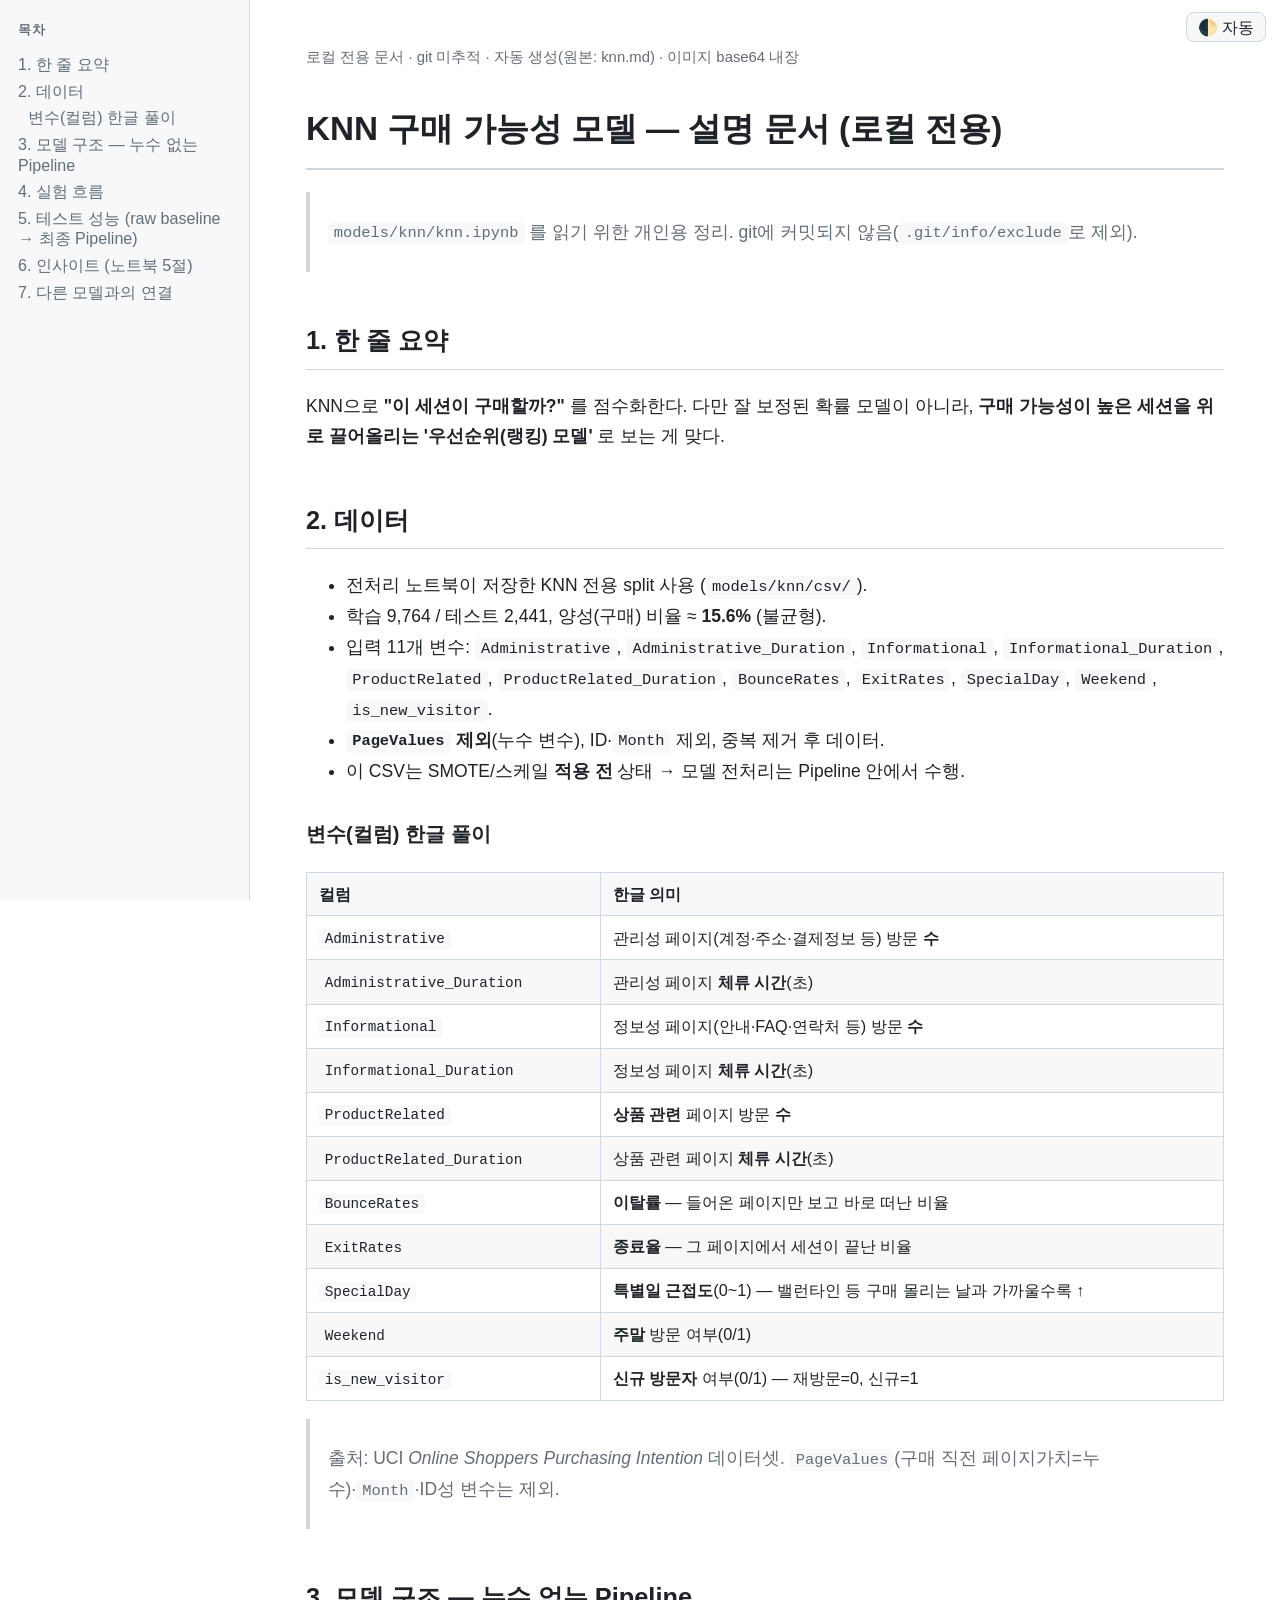
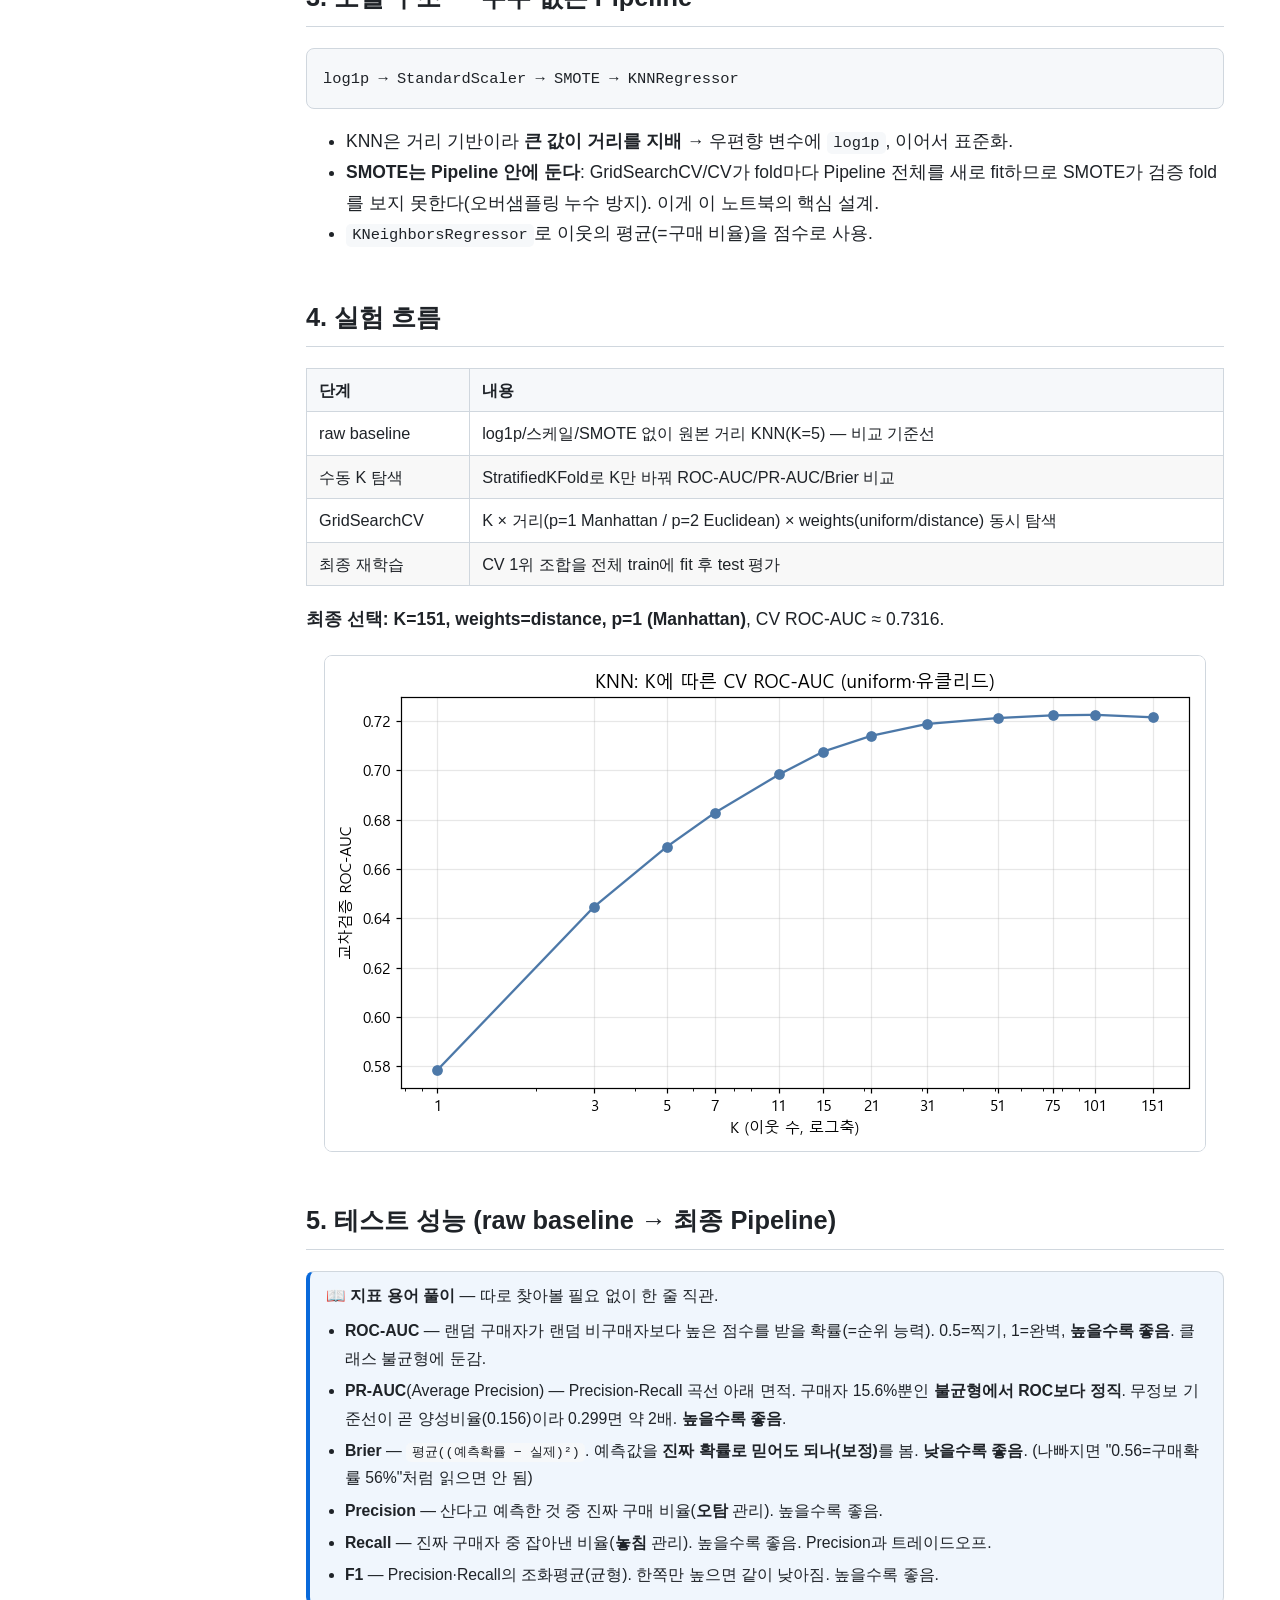
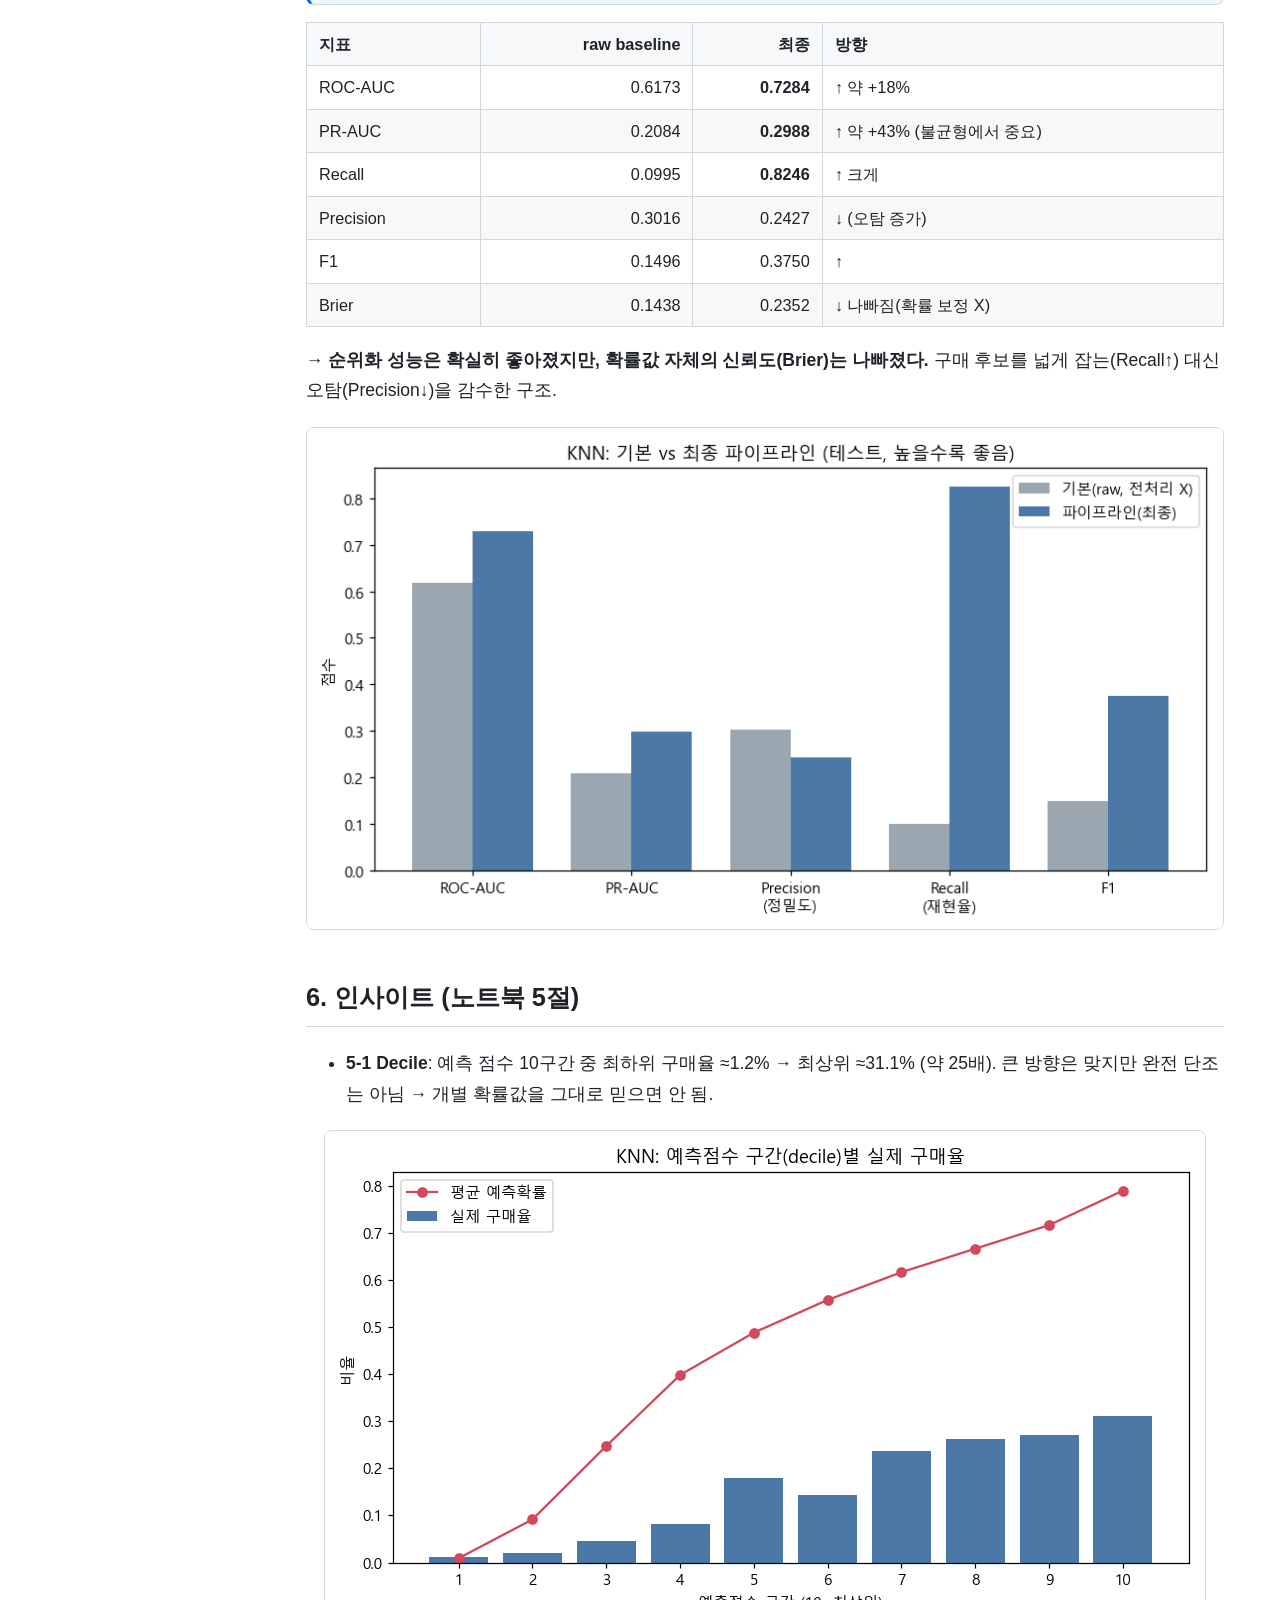
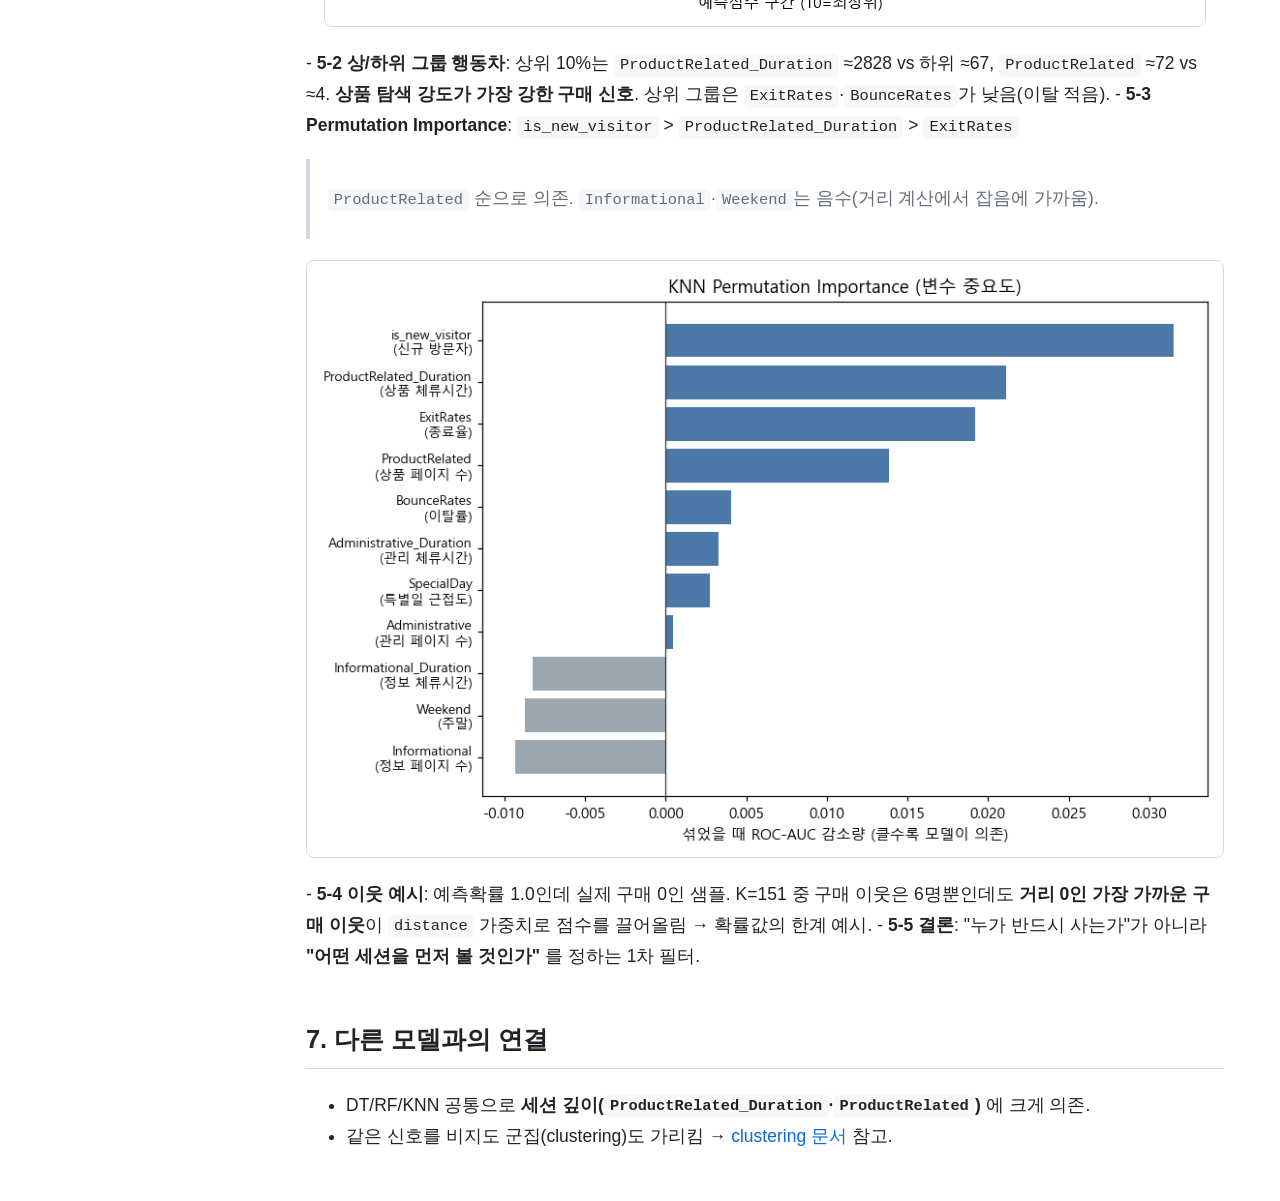
<file: models/knn/knn.html>
<!DOCTYPE html>
<html lang="ko"><head><meta charset="utf-8">
<meta name="viewport" content="width=device-width,initial-scale=1">
<title>KNN 구매 가능성 모델 — 설명</title><script>(function(){var t=localStorage.getItem('theme');if(t&&t!=='auto')document.documentElement.setAttribute('data-theme',t);})();</script><style>
:root{--fg:#1f2328;--muted:#656d76;--border:#d0d7de;--bg:#fff;--code:#f6f8fa;--accent:#0969da;--side:#f6f8fa;}
@media(prefers-color-scheme:dark){:root:not([data-theme]){--fg:#e6edf3;--muted:#8b949e;--border:#30363d;--bg:#0d1117;--code:#161b22;--accent:#58a6ff;--side:#161b22;}}
:root[data-theme="dark"]{--fg:#e6edf3;--muted:#8b949e;--border:#30363d;--bg:#0d1117;--code:#161b22;--accent:#58a6ff;--side:#161b22;}
:root[data-theme="light"]{--fg:#1f2328;--muted:#656d76;--border:#d0d7de;--bg:#fff;--code:#f6f8fa;--accent:#0969da;--side:#f6f8fa;}
*{box-sizing:border-box}
html{scroll-behavior:smooth}
body{margin:0;font-size:17.5px;font-family:-apple-system,Segoe UI,Malgun Gothic,Apple SD Gothic Neo,sans-serif;line-height:1.75;color:var(--fg);background:var(--bg);}
.layout{display:flex;align-items:flex-start}
#sidebar{position:sticky;top:0;align-self:flex-start;height:100vh;overflow-y:auto;width:250px;background:var(--side);border-right:1px solid var(--border);padding:20px 12px;flex-shrink:0;font-size:.92em}
#sidebar .toc-title{font-size:.78em;text-transform:uppercase;letter-spacing:.06em;color:var(--muted);margin:0 0 10px;padding:0 6px;font-weight:700}
#sidebar .toc>ul{list-style:none;margin:0;padding:0}
#sidebar .toc ul ul{list-style:none;padding-left:10px}
#sidebar .toc li{margin:.1em 0}
#sidebar .toc a{color:var(--muted);display:block;padding:2px 6px;border-radius:6px;line-height:1.3;text-decoration:none}
#sidebar .toc a:hover{background:var(--code);color:var(--fg)}
#sidebar .toc a.active{background:var(--code);color:var(--accent);font-weight:600}
main{flex:1;min-width:0;max-width:1180px;margin:0 auto;padding:44px 56px}
h1,h2,h3{scroll-margin-top:18px}
h1{font-size:1.9em;border-bottom:2px solid var(--border);padding-bottom:.3em;margin-top:0}
h2{font-size:1.45em;border-bottom:1px solid var(--border);padding-bottom:.25em;margin-top:1.8em}
h3{font-size:1.15em;margin-top:1.5em}
a{color:var(--accent);text-decoration:none}a:hover{text-decoration:underline}
code{background:var(--code);padding:.15em .4em;border-radius:5px;font-size:.88em;font-family:Consolas,Menlo,monospace}
pre{background:var(--code);padding:14px 16px;border-radius:8px;overflow:auto;border:1px solid var(--border)}
pre code{background:none;padding:0}
table{border-collapse:collapse;width:100%;margin:1em 0;font-size:.93em}
th,td{border:1px solid var(--border);padding:7px 12px;text-align:left}
th{background:var(--code)}
tr:nth-child(even) td{background:rgba(127,127,127,.05)}
blockquote{border-left:4px solid var(--border);margin:1em 0;padding:.4em 1em;color:var(--muted)}
hr{border:none;border-top:1px solid var(--border);margin:2em 0}
img{max-width:100%;height:auto;display:block;margin:1.2em auto;border:1px solid var(--border);border-radius:8px;background:#fff}
.meta{color:var(--muted);font-size:.85em;margin-bottom:2em}
.gloss{background:rgba(9,105,218,.06);border:1px solid var(--border);border-left:4px solid var(--accent);border-radius:8px;padding:10px 16px;margin:1.1em 0;font-size:.9em}
.gloss ul{margin:.5em 0 .2em;padding-left:1.2em}
.gloss li{margin:.3em 0}
.gloss code{font-size:.85em}
#themeBtn{position:fixed;top:12px;right:14px;z-index:30;background:var(--side);border:1px solid var(--border);color:var(--fg);border-radius:8px;padding:6px 11px;cursor:pointer;font-size:.92em;line-height:1}
#themeBtn:hover{border-color:var(--accent)}
@media(max-width:820px){
 .layout{display:block}
 #sidebar{position:static;height:auto;width:auto;border-right:none;border-bottom:1px solid var(--border)}
 main{padding:24px 16px;max-width:none}
}
</style></head>
<body>
<button id="themeBtn" onclick="toggleTheme()" title="테마 전환 (자동/라이트/다크)">🌓</button>
<div class="layout">
<nav id="sidebar"><div class="toc-title">목차</div><div class="toc">
<ul>
<li><a href="#1-한-줄-요약">1. 한 줄 요약</a></li>
<li><a href="#2-데이터">2. 데이터</a><ul>
<li><a href="#변수컬럼-한글-풀이">변수(컬럼) 한글 풀이</a></li>
</ul>
</li>
<li><a href="#3-모델-구조-누수-없는-pipeline">3. 모델 구조 — 누수 없는 Pipeline</a></li>
<li><a href="#4-실험-흐름">4. 실험 흐름</a></li>
<li><a href="#5-테스트-성능-raw-baseline-최종-pipeline">5. 테스트 성능 (raw baseline → 최종 Pipeline)</a></li>
<li><a href="#6-인사이트-노트북-5절">6. 인사이트 (노트북 5절)</a></li>
<li><a href="#7-다른-모델과의-연결">7. 다른 모델과의 연결</a></li>
</ul>
</div>
</nav>
<main>
<div class="meta">로컬 전용 문서 · git 미추적 · 자동 생성(원본: knn.md) · 이미지 base64 내장</div>
<h1 id="knn-구매-가능성-모델-설명-문서-로컬-전용">KNN 구매 가능성 모델 — 설명 문서 (로컬 전용)</h1>
<blockquote>
<p><code>models/knn/knn.ipynb</code> 를 읽기 위한 개인용 정리. git에 커밋되지 않음(<code>.git/info/exclude</code>로 제외).</p>
</blockquote>
<h2 id="1-한-줄-요약">1. 한 줄 요약</h2>
<p>KNN으로 <strong>"이 세션이 구매할까?"</strong> 를 점수화한다. 다만 잘 보정된 확률 모델이 아니라,
<strong>구매 가능성이 높은 세션을 위로 끌어올리는 '우선순위(랭킹) 모델'</strong> 로 보는 게 맞다.</p>
<h2 id="2-데이터">2. 데이터</h2>
<ul>
<li>전처리 노트북이 저장한 KNN 전용 split 사용 (<code>models/knn/csv/</code>).</li>
<li>학습 9,764 / 테스트 2,441, 양성(구매) 비율 ≈ <strong>15.6%</strong> (불균형).</li>
<li>입력 11개 변수: <code>Administrative</code>, <code>Administrative_Duration</code>, <code>Informational</code>,
  <code>Informational_Duration</code>, <code>ProductRelated</code>, <code>ProductRelated_Duration</code>,
  <code>BounceRates</code>, <code>ExitRates</code>, <code>SpecialDay</code>, <code>Weekend</code>, <code>is_new_visitor</code>.</li>
<li><strong><code>PageValues</code> 제외</strong>(누수 변수), ID·<code>Month</code> 제외, 중복 제거 후 데이터.</li>
<li>이 CSV는 SMOTE/스케일 <strong>적용 전</strong> 상태 → 모델 전처리는 Pipeline 안에서 수행.</li>
</ul>
<h3 id="변수컬럼-한글-풀이">변수(컬럼) 한글 풀이</h3>
<table>
<thead>
<tr>
<th>컬럼</th>
<th>한글 의미</th>
</tr>
</thead>
<tbody>
<tr>
<td><code>Administrative</code></td>
<td>관리성 페이지(계정·주소·결제정보 등) 방문 <strong>수</strong></td>
</tr>
<tr>
<td><code>Administrative_Duration</code></td>
<td>관리성 페이지 <strong>체류 시간</strong>(초)</td>
</tr>
<tr>
<td><code>Informational</code></td>
<td>정보성 페이지(안내·FAQ·연락처 등) 방문 <strong>수</strong></td>
</tr>
<tr>
<td><code>Informational_Duration</code></td>
<td>정보성 페이지 <strong>체류 시간</strong>(초)</td>
</tr>
<tr>
<td><code>ProductRelated</code></td>
<td><strong>상품 관련</strong> 페이지 방문 <strong>수</strong></td>
</tr>
<tr>
<td><code>ProductRelated_Duration</code></td>
<td>상품 관련 페이지 <strong>체류 시간</strong>(초)</td>
</tr>
<tr>
<td><code>BounceRates</code></td>
<td><strong>이탈률</strong> — 들어온 페이지만 보고 바로 떠난 비율</td>
</tr>
<tr>
<td><code>ExitRates</code></td>
<td><strong>종료율</strong> — 그 페이지에서 세션이 끝난 비율</td>
</tr>
<tr>
<td><code>SpecialDay</code></td>
<td><strong>특별일 근접도</strong>(0~1) — 밸런타인 등 구매 몰리는 날과 가까울수록 ↑</td>
</tr>
<tr>
<td><code>Weekend</code></td>
<td><strong>주말</strong> 방문 여부(0/1)</td>
</tr>
<tr>
<td><code>is_new_visitor</code></td>
<td><strong>신규 방문자</strong> 여부(0/1) — 재방문=0, 신규=1</td>
</tr>
</tbody>
</table>
<blockquote>
<p>출처: UCI <em>Online Shoppers Purchasing Intention</em> 데이터셋. <code>PageValues</code>(구매 직전 페이지가치=누수)·<code>Month</code>·ID성 변수는 제외.</p>
</blockquote>
<h2 id="3-모델-구조-누수-없는-pipeline">3. 모델 구조 — 누수 없는 Pipeline</h2>
<pre><code>log1p → StandardScaler → SMOTE → KNNRegressor
</code></pre>
<ul>
<li>KNN은 거리 기반이라 <strong>큰 값이 거리를 지배</strong> → 우편향 변수에 <code>log1p</code>, 이어서 표준화.</li>
<li><strong>SMOTE는 Pipeline 안에 둔다</strong>: GridSearchCV/CV가 fold마다 Pipeline 전체를 새로 fit하므로
  SMOTE가 검증 fold를 보지 못한다(오버샘플링 누수 방지). 이게 이 노트북의 핵심 설계.</li>
<li><code>KNeighborsRegressor</code>로 이웃의 평균(=구매 비율)을 점수로 사용.</li>
</ul>
<h2 id="4-실험-흐름">4. 실험 흐름</h2>
<table>
<thead>
<tr>
<th>단계</th>
<th>내용</th>
</tr>
</thead>
<tbody>
<tr>
<td>raw baseline</td>
<td>log1p/스케일/SMOTE 없이 원본 거리 KNN(K=5) — 비교 기준선</td>
</tr>
<tr>
<td>수동 K 탐색</td>
<td>StratifiedKFold로 K만 바꿔 ROC-AUC/PR-AUC/Brier 비교</td>
</tr>
<tr>
<td>GridSearchCV</td>
<td>K × 거리(p=1 Manhattan / p=2 Euclidean) × weights(uniform/distance) 동시 탐색</td>
</tr>
<tr>
<td>최종 재학습</td>
<td>CV 1위 조합을 전체 train에 fit 후 test 평가</td>
</tr>
</tbody>
</table>
<p><strong>최종 선택: K=151, weights=distance, p=1 (Manhattan)</strong>, CV ROC-AUC ≈ 0.7316.</p>
<p><img alt="K vs CV ROC-AUC — K가 커질수록 안정화, ~100 부근에서 포화" src="[data-uri]" /></p>
<h2 id="5-테스트-성능-raw-baseline-최종-pipeline">5. 테스트 성능 (raw baseline → 최종 Pipeline)</h2>
<div class="gloss">
<b>📖 지표 용어 풀이</b> — 따로 찾아볼 필요 없이 한 줄 직관.
<ul>
<li><b>ROC-AUC</b> — 랜덤 구매자가 랜덤 비구매자보다 높은 점수를 받을 확률(=순위 능력). 0.5=찍기, 1=완벽, <b>높을수록 좋음</b>. 클래스 불균형에 둔감.</li>
<li><b>PR-AUC</b>(Average Precision) — Precision-Recall 곡선 아래 면적. 구매자 15.6%뿐인 <b>불균형에서 ROC보다 정직</b>. 무정보 기준선이 곧 양성비율(0.156)이라 0.299면 약 2배. <b>높을수록 좋음</b>.</li>
<li><b>Brier</b> — <code>평균((예측확률 − 실제)²)</code>. 예측값을 <b>진짜 확률로 믿어도 되나(보정)</b>를 봄. <b>낮을수록 좋음</b>. (나빠지면 "0.56=구매확률 56%"처럼 읽으면 안 됨)</li>
<li><b>Precision</b> — 산다고 예측한 것 중 진짜 구매 비율(<b>오탐</b> 관리). 높을수록 좋음.</li>
<li><b>Recall</b> — 진짜 구매자 중 잡아낸 비율(<b>놓침</b> 관리). 높을수록 좋음. Precision과 트레이드오프.</li>
<li><b>F1</b> — Precision·Recall의 조화평균(균형). 한쪽만 높으면 같이 낮아짐. 높을수록 좋음.</li>
</ul>
</div>

<table>
<thead>
<tr>
<th>지표</th>
<th style="text-align: right;">raw baseline</th>
<th style="text-align: right;">최종</th>
<th>방향</th>
</tr>
</thead>
<tbody>
<tr>
<td>ROC-AUC</td>
<td style="text-align: right;">0.6173</td>
<td style="text-align: right;"><strong>0.7284</strong></td>
<td>↑ 약 +18%</td>
</tr>
<tr>
<td>PR-AUC</td>
<td style="text-align: right;">0.2084</td>
<td style="text-align: right;"><strong>0.2988</strong></td>
<td>↑ 약 +43% (불균형에서 중요)</td>
</tr>
<tr>
<td>Recall</td>
<td style="text-align: right;">0.0995</td>
<td style="text-align: right;"><strong>0.8246</strong></td>
<td>↑ 크게</td>
</tr>
<tr>
<td>Precision</td>
<td style="text-align: right;">0.3016</td>
<td style="text-align: right;">0.2427</td>
<td>↓ (오탐 증가)</td>
</tr>
<tr>
<td>F1</td>
<td style="text-align: right;">0.1496</td>
<td style="text-align: right;">0.3750</td>
<td>↑</td>
</tr>
<tr>
<td>Brier</td>
<td style="text-align: right;">0.1438</td>
<td style="text-align: right;">0.2352</td>
<td>↓ 나빠짐(확률 보정 X)</td>
</tr>
</tbody>
</table>
<p>→ <strong>순위화 성능은 확실히 좋아졌지만, 확률값 자체의 신뢰도(Brier)는 나빠졌다.</strong>
구매 후보를 넓게 잡는(Recall↑) 대신 오탐(Precision↓)을 감수한 구조.</p>
<p><img alt="raw baseline vs 최종 pipeline 테스트 지표 비교(높을수록 좋음)" src="[data-uri]" /></p>
<h2 id="6-인사이트-노트북-5절">6. 인사이트 (노트북 5절)</h2>
<ul>
<li><strong>5-1 Decile</strong>: 예측 점수 10구간 중 최하위 구매율 ≈1.2% → 최상위 ≈31.1% (약 25배).
  큰 방향은 맞지만 완전 단조는 아님 → 개별 확률값을 그대로 믿으면 안 됨.</li>
</ul>
<p><img alt="예측 점수 decile별 실제 구매율(막대)과 평균 예측확률(선)" src="[data-uri]" />
- <strong>5-2 상/하위 그룹 행동차</strong>: 상위 10%는 <code>ProductRelated_Duration</code> ≈2828 vs 하위 ≈67,
  <code>ProductRelated</code> ≈72 vs ≈4. <strong>상품 탐색 강도가 가장 강한 구매 신호</strong>. 상위 그룹은
  <code>ExitRates</code>·<code>BounceRates</code>가 낮음(이탈 적음).
- <strong>5-3 Permutation Importance</strong>: <code>is_new_visitor</code> &gt; <code>ProductRelated_Duration</code> &gt; <code>ExitRates</code></p>
<blockquote>
<p><code>ProductRelated</code> 순으로 의존. <code>Informational</code>·<code>Weekend</code>는 음수(거리 계산에서 잡음에 가까움).</p>
</blockquote>
<p><img alt="Permutation importance — 컬럼을 섞었을 때 ROC-AUC 감소량" src="[data-uri]" />
- <strong>5-4 이웃 예시</strong>: 예측확률 1.0인데 실제 구매 0인 샘플. K=151 중 구매 이웃은 6명뿐인데도
  <strong>거리 0인 가장 가까운 구매 이웃</strong>이 <code>distance</code> 가중치로 점수를 끌어올림 → 확률값의 한계 예시.
- <strong>5-5 결론</strong>: "누가 반드시 사는가"가 아니라 <strong>"어떤 세션을 먼저 볼 것인가"</strong> 를 정하는 1차 필터.</p>
<h2 id="7-다른-모델과의-연결">7. 다른 모델과의 연결</h2>
<ul>
<li>DT/RF/KNN 공통으로 <strong>세션 깊이(<code>ProductRelated_Duration</code>·<code>ProductRelated</code>)</strong> 에 크게 의존.</li>
<li>같은 신호를 비지도 군집(clustering)도 가리킴 → <a href="clustering.html">clustering 문서</a> 참고.</li>
</ul>
</main>
</div>
<script>
function lbl(t){return t==='dark'?'\u{1F319} 다크':t==='light'?'☀️ 라이트':'\u{1F313} 자동';}
function applyTheme(t){
  if(t==='auto')document.documentElement.removeAttribute('data-theme');
  else document.documentElement.setAttribute('data-theme',t);
  localStorage.setItem('theme',t);
  document.getElementById('themeBtn').textContent=lbl(t);
}
function toggleTheme(){
  var cur=localStorage.getItem('theme')||'auto';
  applyTheme(cur==='auto'?'light':cur==='light'?'dark':'auto');
}
applyTheme(localStorage.getItem('theme')||'auto');
var links=[].slice.call(document.querySelectorAll('#sidebar a'));
var map={};links.forEach(function(a){var id=decodeURIComponent(a.getAttribute('href')||'').slice(1);if(id)map[id]=a;});
var heads=Object.keys(map).map(function(id){return document.getElementById(id);}).filter(Boolean);
function spy(){
  var y=window.scrollY+90,cur=null;
  heads.forEach(function(h){if(h.offsetTop<=y)cur=h;});
  links.forEach(function(a){a.classList.remove('active');});
  if(cur&&map[cur.id])map[cur.id].classList.add('active');
}
window.addEventListener('scroll',spy,{passive:true});window.addEventListener('load',spy);spy();
</script>

</body></html>
</file>
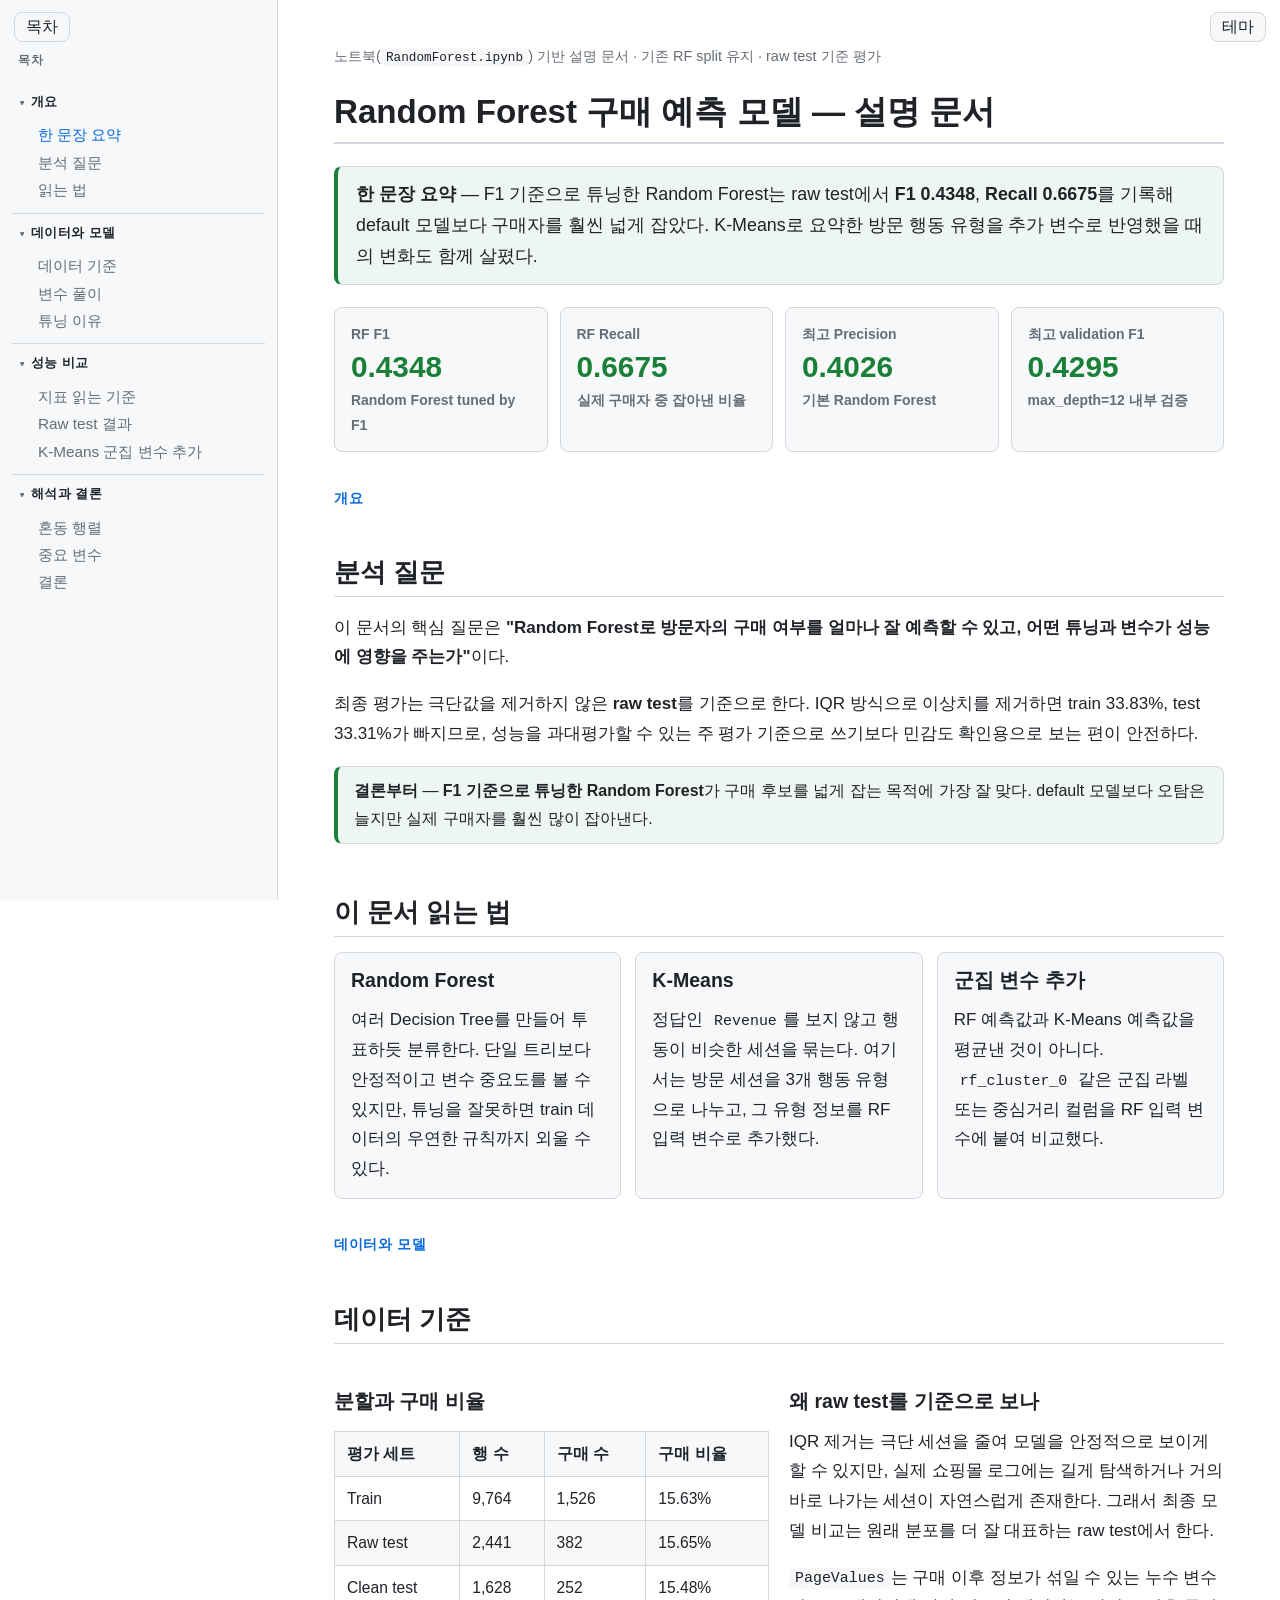
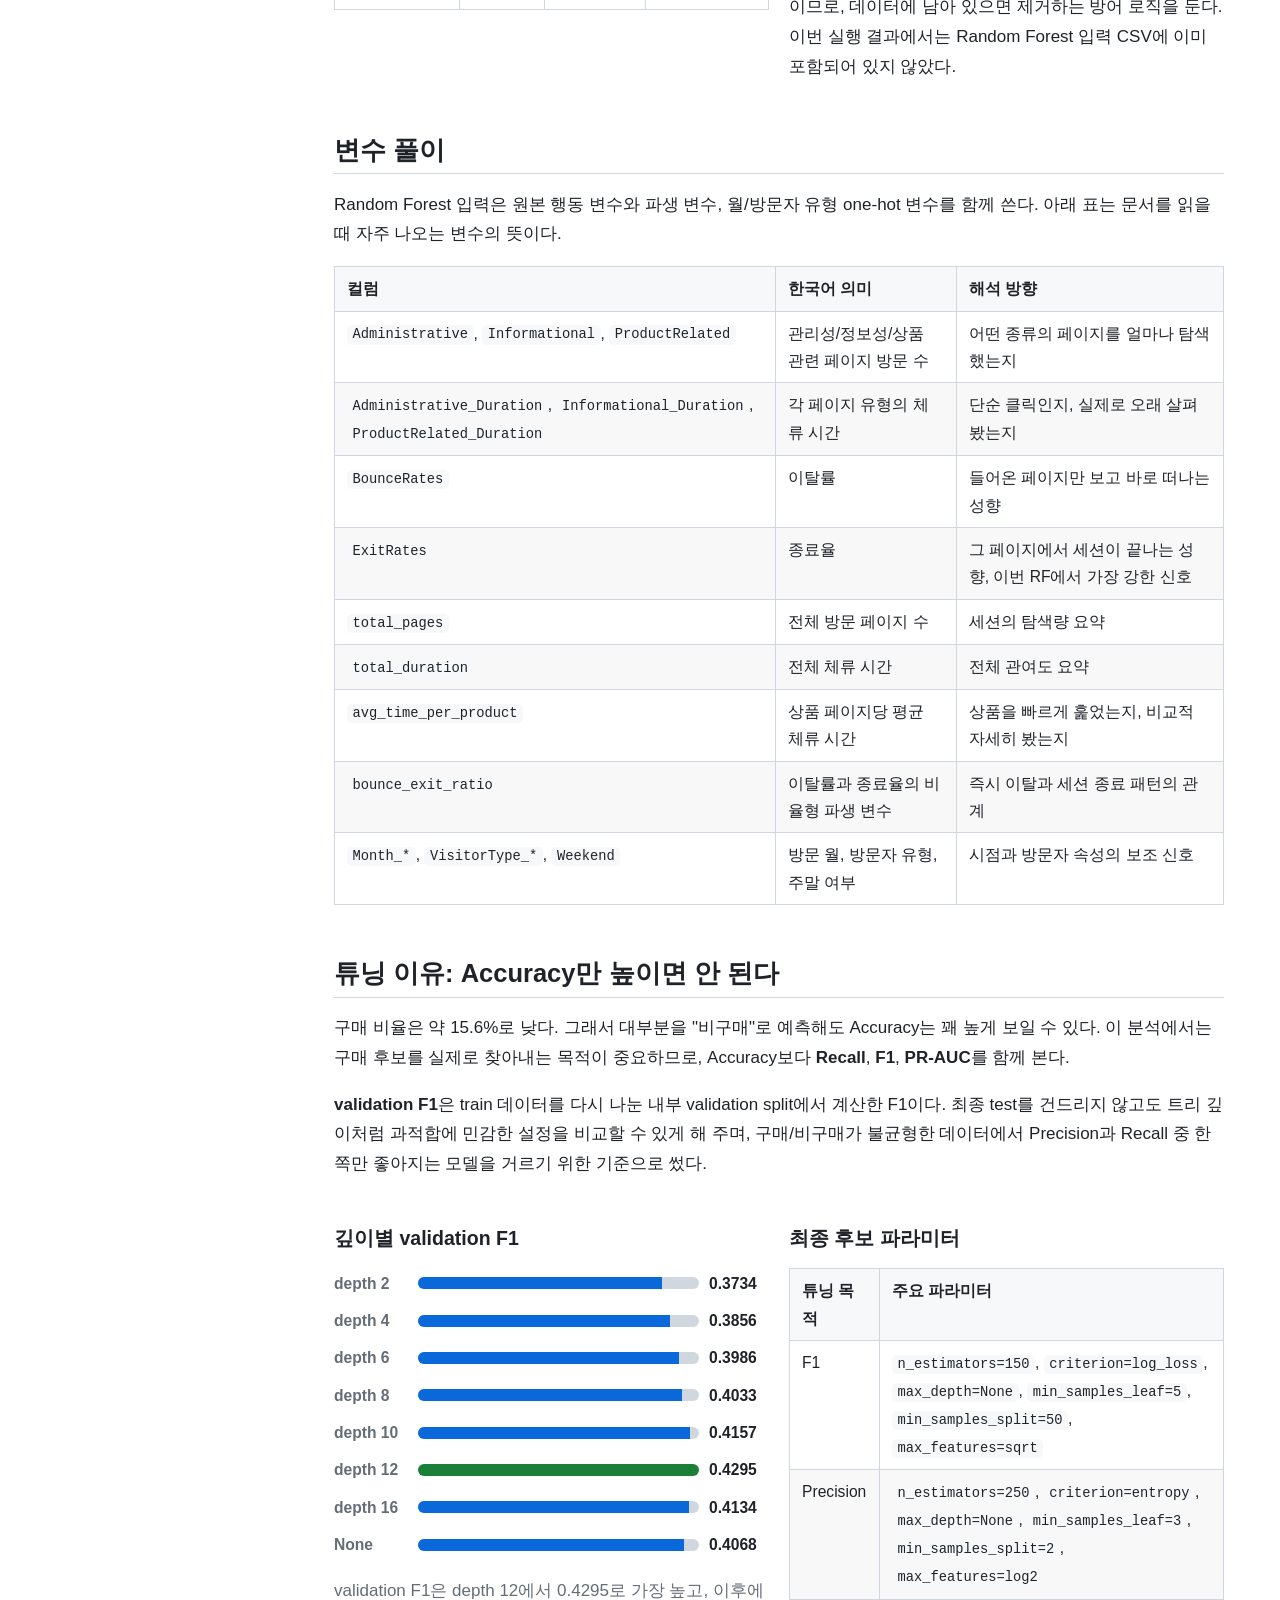
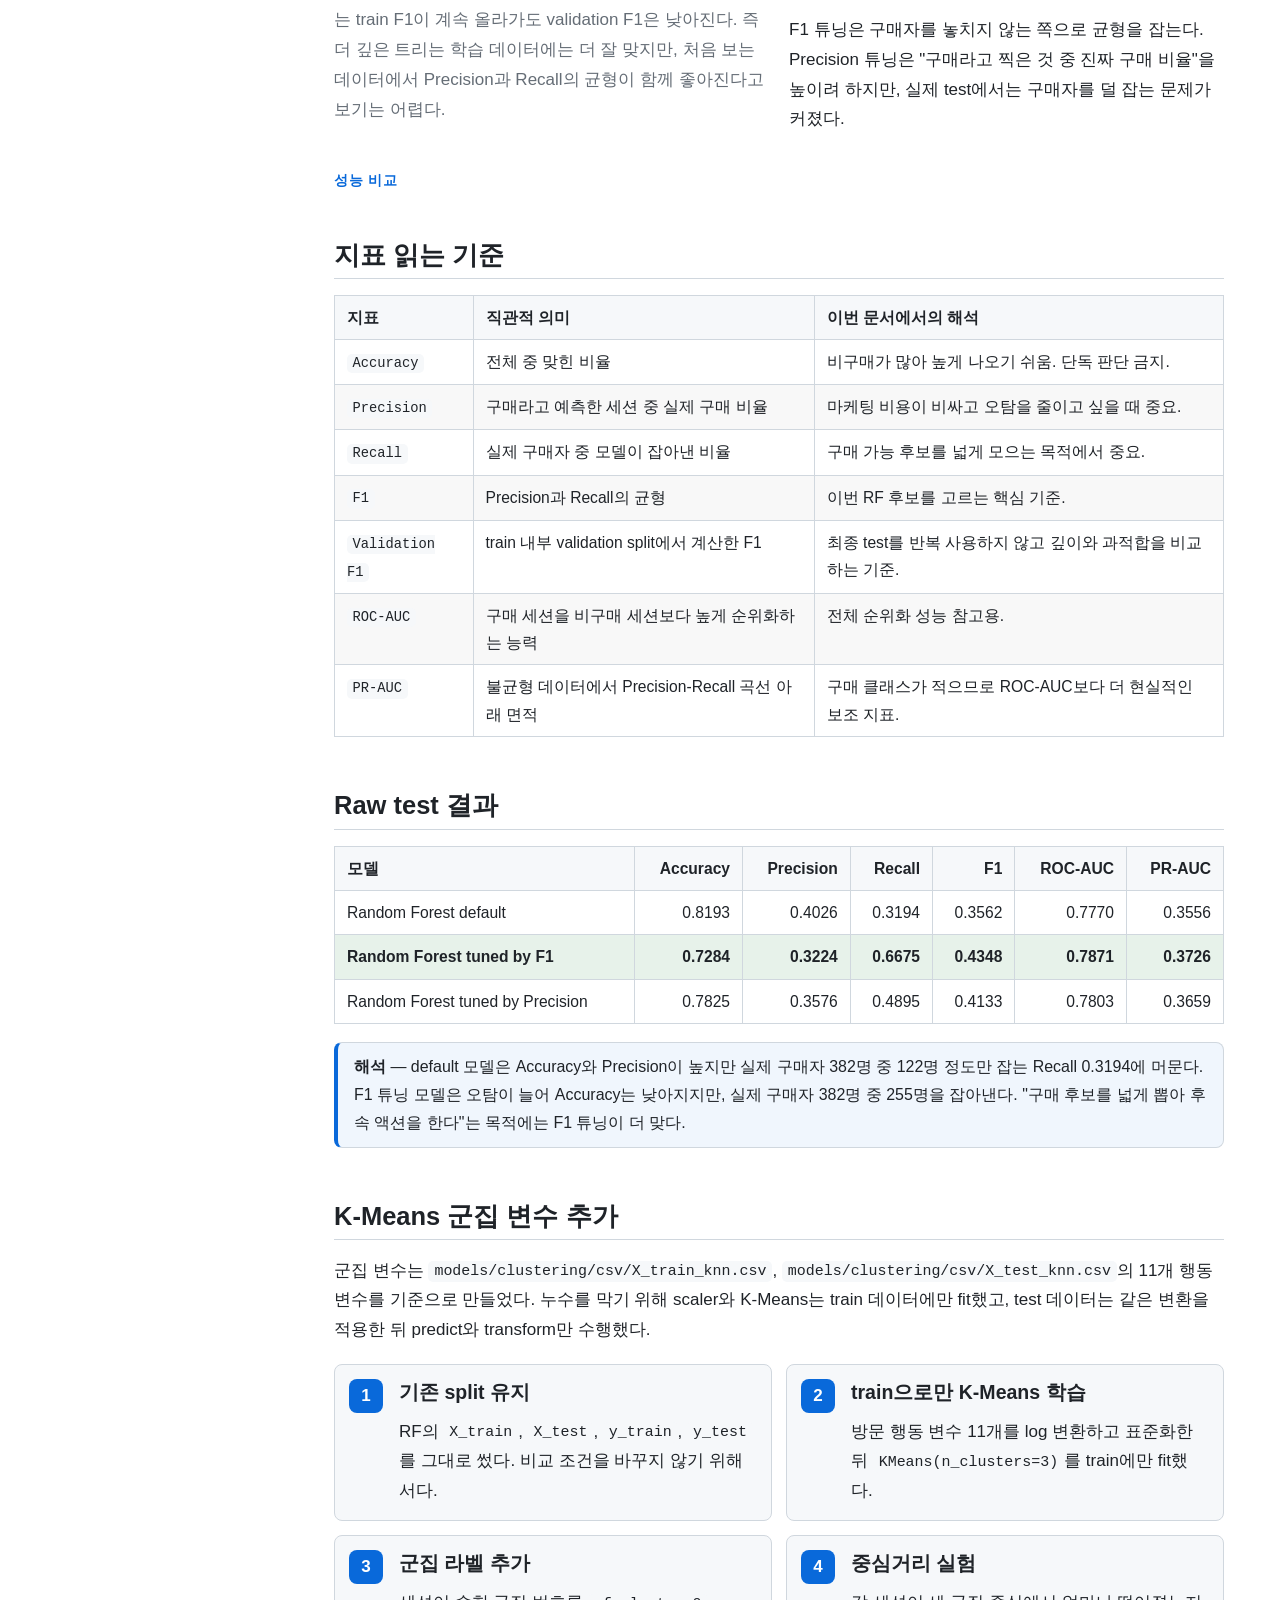
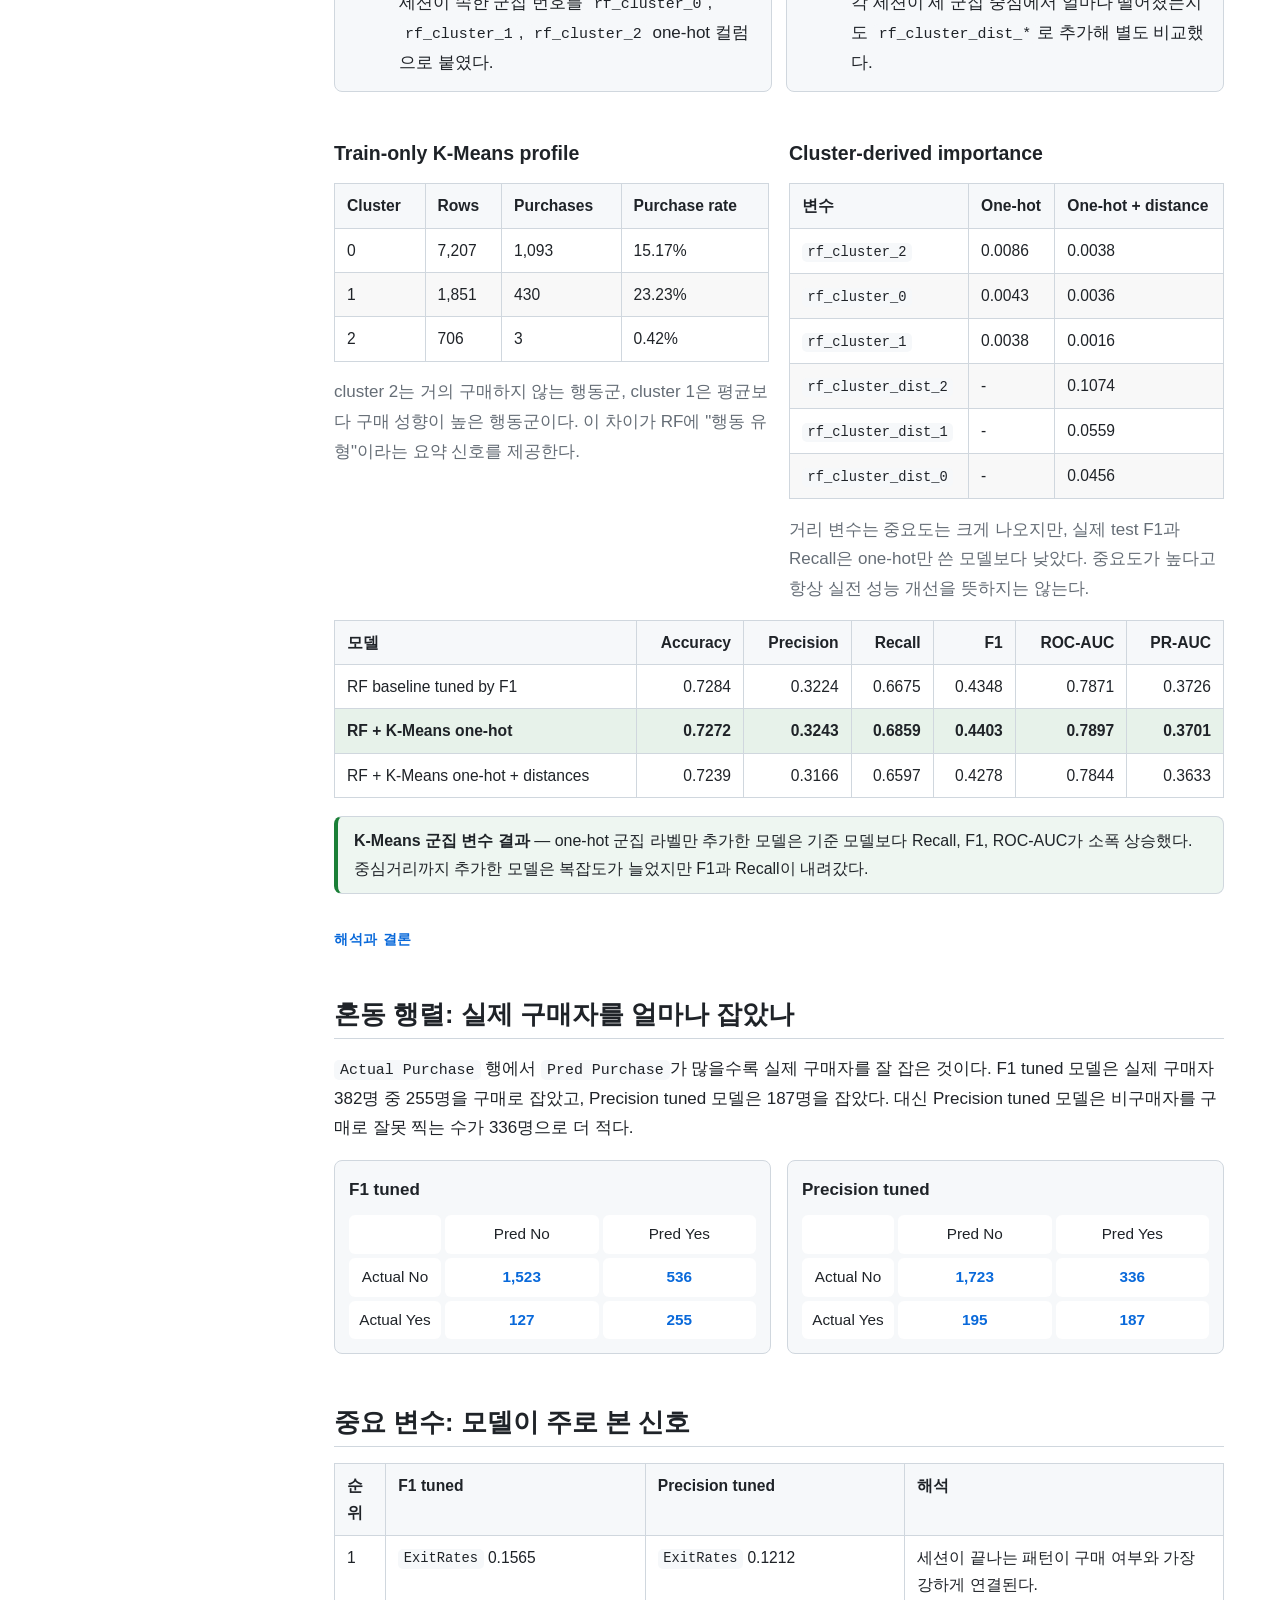
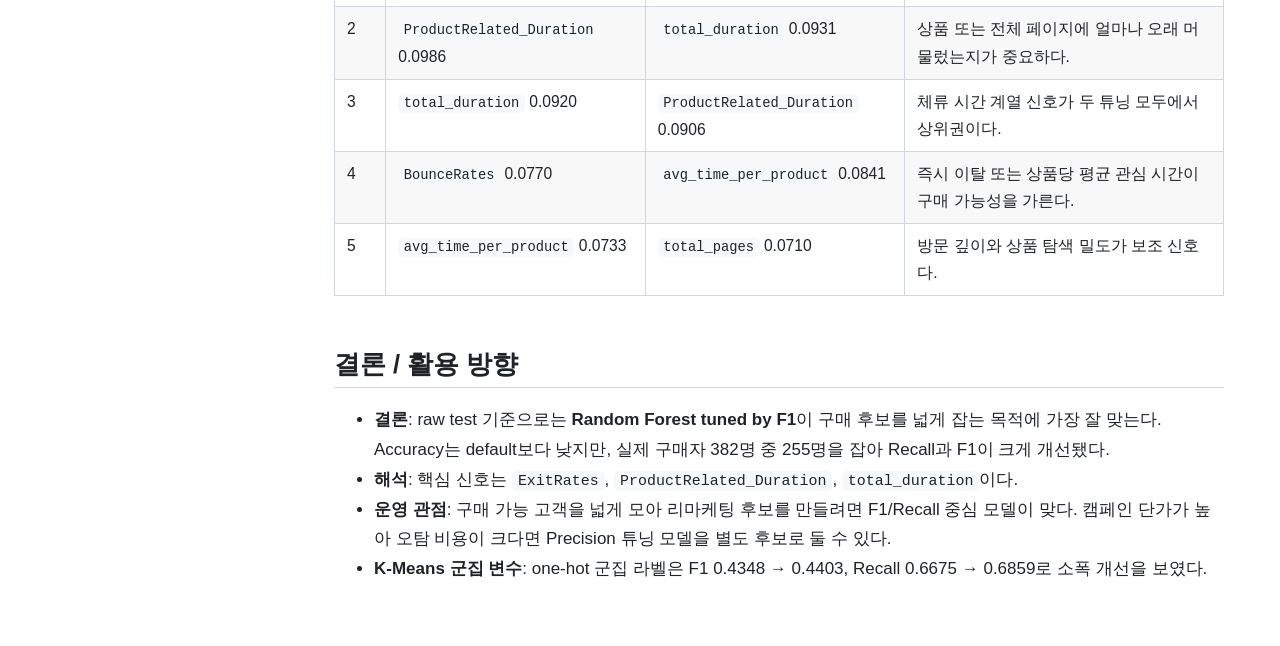
<file: models/random_forest/random_forest.html>
<!DOCTYPE html>
<html lang="ko">
<head>
<meta charset="utf-8">
<meta name="viewport" content="width=device-width, initial-scale=1">
<title>Random Forest 구매 예측 모델 — 설명</title>
<script>
(function () {
    var theme = localStorage.getItem("theme");
    if (theme && theme !== "auto") {
        document.documentElement.setAttribute("data-theme", theme);
    }
})();
</script>
<style>
:root {
    --fg: #1f2328;
    --muted: #656d76;
    --border: #d0d7de;
    --bg: #ffffff;
    --code: #f6f8fa;
    --accent: #0969da;
    --side: #f6f8fa;
    --ok: #1a7f37;
    --warn: #9a6700;
    --bad: #cf222e;
}

@media (prefers-color-scheme: dark) {
    :root:not([data-theme]) {
        --fg: #e6edf3;
        --muted: #8b949e;
        --border: #30363d;
        --bg: #0d1117;
        --code: #161b22;
        --accent: #58a6ff;
        --side: #161b22;
        --ok: #3fb950;
        --warn: #d29922;
        --bad: #ff7b72;
    }
}

:root[data-theme="dark"] {
    --fg: #e6edf3;
    --muted: #8b949e;
    --border: #30363d;
    --bg: #0d1117;
    --code: #161b22;
    --accent: #58a6ff;
    --side: #161b22;
    --ok: #3fb950;
    --warn: #d29922;
    --bad: #ff7b72;
}

:root[data-theme="light"] {
    --fg: #1f2328;
    --muted: #656d76;
    --border: #d0d7de;
    --bg: #ffffff;
    --code: #f6f8fa;
    --accent: #0969da;
    --side: #f6f8fa;
    --ok: #1a7f37;
    --warn: #9a6700;
    --bad: #cf222e;
}

* {
    box-sizing: border-box;
}

html {
    scroll-behavior: smooth;
}

body {
    margin: 0;
    color: var(--fg);
    background: var(--bg);
    font-family: -apple-system, BlinkMacSystemFont, "Segoe UI", "Malgun Gothic", "Apple SD Gothic Neo", sans-serif;
    font-size: 17px;
    line-height: 1.75;
}

.layout {
    display: flex;
    align-items: flex-start;
}

#sidebar {
    position: sticky;
    top: 0;
    align-self: flex-start;
    width: 278px;
    height: 100vh;
    overflow-y: auto;
    flex-shrink: 0;
    padding: 50px 12px 18px;
    border-right: 1px solid var(--border);
    background: var(--side);
    font-size: 0.9em;
}

#sidebar .toc-title {
    margin: 0 0 12px;
    padding: 0 6px;
    color: var(--muted);
    font-size: 0.78em;
    font-weight: 700;
    letter-spacing: 0.06em;
    text-transform: uppercase;
}

#sidebar details {
    padding: 2px 0;
    border-bottom: 1px solid var(--border);
}

#sidebar details:last-of-type {
    border-bottom: none;
}

#sidebar summary {
    display: flex;
    align-items: center;
    gap: 6px;
    padding: 7px 6px;
    border-radius: 6px;
    color: var(--fg);
    cursor: pointer;
    font-size: 0.82em;
    font-weight: 700;
    letter-spacing: 0.04em;
    list-style: none;
    text-transform: uppercase;
    user-select: none;
}

#sidebar summary:hover {
    background: var(--code);
}

#sidebar summary::-webkit-details-marker {
    display: none;
}

#sidebar summary::before {
    content: "\25B8";
    display: inline-block;
    color: var(--muted);
    transition: transform 0.15s;
}

#sidebar details[open] > summary::before {
    transform: rotate(90deg);
}

#sidebar ul {
    margin: 0.1em 0 0.5em;
    padding: 0 0 0 18px;
    list-style: none;
}

#sidebar li {
    margin: 0.1em 0;
}

#sidebar a {
    display: block;
    padding: 3px 8px;
    border-radius: 6px;
    color: var(--muted);
    line-height: 1.3;
    text-decoration: none;
}

#sidebar a:hover,
#sidebar a.active {
    color: var(--accent);
    background: var(--code);
}

main {
    flex: 1;
    min-width: 0;
    max-width: 1180px;
    margin: 0 auto;
    padding: 44px 56px 64px;
}

h1,
h2,
h3 {
    scroll-margin-top: 18px;
}

h1 {
    margin: 0;
    padding-bottom: 0.3em;
    border-bottom: 2px solid var(--border);
    font-size: 1.95em;
    line-height: 1.25;
    letter-spacing: 0;
}

h2 {
    margin: 2em 0 0.6em;
    padding-bottom: 0.25em;
    border-bottom: 1px solid var(--border);
    font-size: 1.5em;
    line-height: 1.35;
    letter-spacing: 0;
}

h3 {
    margin: 1.5em 0 0.55em;
    font-size: 1.15em;
    line-height: 1.4;
    letter-spacing: 0;
}

h4 {
    margin: 0 0 0.6em;
    font-size: 1em;
}

p {
    margin: 0 0 1em;
}

p:last-child {
    margin-bottom: 0;
}

a {
    color: var(--accent);
    text-decoration: none;
}

a:hover {
    text-decoration: underline;
}

code {
    padding: 0.15em 0.4em;
    border-radius: 5px;
    color: var(--fg);
    background: var(--code);
    font-family: Consolas, Menlo, "SFMono-Regular", monospace;
    font-size: 0.88em;
}

table {
    width: 100%;
    margin: 1em 0;
    border-collapse: collapse;
    font-size: 0.92em;
}

th,
td {
    padding: 8px 12px;
    border: 1px solid var(--border);
    text-align: left;
    vertical-align: top;
}

th {
    background: var(--code);
    font-weight: 700;
}

tr:nth-child(even) td {
    background: rgba(127, 127, 127, 0.05);
}

.meta {
    margin-bottom: 1.5em;
    color: var(--muted);
    font-size: 0.85em;
}

.lead {
    margin: 1.2em 0;
    padding: 12px 18px;
    border: 1px solid var(--border);
    border-left: 4px solid var(--ok);
    border-radius: 8px;
    background: rgba(26, 127, 55, 0.07);
    font-size: 1.05em;
}

.group-label {
    margin: 2.4em 0 -0.4em;
    color: var(--accent);
    font-size: 0.82em;
    font-weight: 700;
    letter-spacing: 0.05em;
    text-transform: uppercase;
}

.gloss,
.note,
.decision {
    margin: 1.1em 0;
    padding: 10px 16px;
    border: 1px solid var(--border);
    border-left: 4px solid var(--accent);
    border-radius: 8px;
    background: rgba(9, 105, 218, 0.06);
    font-size: 0.94em;
}

.decision {
    border-left-color: var(--ok);
    background: rgba(26, 127, 55, 0.07);
}

.note {
    border-left-color: var(--warn);
    background: rgba(154, 103, 0, 0.08);
}

.muted {
    color: var(--muted);
}

.cards {
    display: grid;
    grid-template-columns: repeat(4, minmax(0, 1fr));
    gap: 12px;
    margin: 1.2em 0;
}

.card {
    padding: 14px 16px;
    border: 1px solid var(--border);
    border-radius: 8px;
    background: var(--code);
}

.card span {
    display: block;
    color: var(--muted);
    font-size: 0.82em;
    font-weight: 700;
}

.card strong {
    display: block;
    margin: 4px 0;
    color: var(--ok);
    font-size: 1.75em;
    line-height: 1.15;
}

.two-col {
    display: grid;
    grid-template-columns: minmax(0, 1fr) minmax(0, 1fr);
    gap: 20px;
}

.mini-grid {
    display: grid;
    grid-template-columns: repeat(3, minmax(0, 1fr));
    gap: 14px;
}

.mini {
    padding: 14px 16px;
    border: 1px solid var(--border);
    border-radius: 8px;
    background: var(--code);
}

.mini h3 {
    margin-top: 0;
}

.steps {
    display: grid;
    grid-template-columns: repeat(2, minmax(0, 1fr));
    gap: 14px;
    margin: 1.1em 0;
}

.step {
    display: grid;
    grid-template-columns: 38px minmax(0, 1fr);
    gap: 12px;
    padding: 14px;
    border: 1px solid var(--border);
    border-radius: 8px;
    background: var(--code);
}

.step > span {
    display: inline-flex;
    align-items: center;
    justify-content: center;
    width: 34px;
    height: 34px;
    border-radius: 8px;
    color: #ffffff;
    background: var(--accent);
    font-weight: 800;
}

.step h3 {
    margin-top: 0;
}

.metric-table td:not(:first-child),
.metric-table th:not(:first-child) {
    text-align: right;
    font-variant-numeric: tabular-nums;
}

.selected td {
    background: rgba(26, 127, 55, 0.1) !important;
    font-weight: 700;
}

.bar-list {
    display: grid;
    gap: 10px;
    margin: 1em 0;
}

.bar-row {
    display: grid;
    grid-template-columns: 74px minmax(120px, 1fr) 60px;
    align-items: center;
    gap: 10px;
    font-size: 0.92em;
}

.bar-row span {
    color: var(--muted);
    font-weight: 700;
}

.bar-row div {
    height: 12px;
    overflow: hidden;
    border-radius: 8px;
    background: var(--border);
}

.bar-row i {
    display: block;
    height: 100%;
    background: var(--accent);
}

.bar-row.best i {
    background: var(--ok);
}

.bar-row strong {
    font-variant-numeric: tabular-nums;
}

.matrix-grid {
    display: grid;
    grid-template-columns: repeat(2, minmax(0, 1fr));
    gap: 16px;
}

.matrix-block {
    padding: 14px;
    border: 1px solid var(--border);
    border-radius: 8px;
    background: var(--code);
}

.matrix {
    display: grid;
    grid-template-columns: 92px repeat(2, minmax(72px, 1fr));
    gap: 4px;
    font-size: 0.9em;
}

.matrix span,
.matrix strong {
    display: flex;
    align-items: center;
    justify-content: center;
    min-height: 38px;
    padding: 6px;
    border-radius: 6px;
    background: var(--bg);
}

.matrix strong {
    color: var(--accent);
    font-variant-numeric: tabular-nums;
}

#themeBtn,
#menuBtn {
    position: fixed;
    top: 12px;
    z-index: 31;
    padding: 6px 11px;
    border: 1px solid var(--border);
    border-radius: 8px;
    color: var(--fg);
    background: var(--side);
    cursor: pointer;
    font-size: 0.92em;
    line-height: 1;
}

#menuBtn {
    left: 14px;
}

#themeBtn {
    right: 14px;
}

#themeBtn:hover,
#menuBtn:hover {
    border-color: var(--accent);
}

body.nav-collapsed #sidebar {
    display: none;
}

@media (max-width: 900px) {
    .layout {
        display: block;
    }

    #sidebar {
        position: static;
        width: auto;
        height: auto;
        border-right: none;
        border-bottom: 1px solid var(--border);
    }

    main {
        max-width: none;
        padding: 24px 16px 48px;
    }

    .cards,
    .two-col,
    .mini-grid,
    .steps,
    .matrix-grid {
        grid-template-columns: 1fr;
    }
}

@media (max-width: 640px) {
    body {
        font-size: 16px;
    }

    th,
    td {
        padding: 7px 8px;
        font-size: 0.86em;
    }

    .matrix {
        grid-template-columns: 78px repeat(2, minmax(54px, 1fr));
        font-size: 0.78em;
    }
}
</style>
</head>
<body>
<button id="menuBtn" onclick="toggleNav()" title="목차 접기/펼치기">목차</button>
<button id="themeBtn" onclick="toggleTheme()" title="테마 전환">테마</button>
<div class="layout">
<nav id="sidebar" aria-label="문서 목차">
    <div class="toc-title">목차</div>
    <details open>
        <summary>개요</summary>
        <ul>
            <li><a href="#s-summary">한 문장 요약</a></li>
            <li><a href="#s-question">분석 질문</a></li>
            <li><a href="#s-read">읽는 법</a></li>
        </ul>
    </details>
    <details open>
        <summary>데이터와 모델</summary>
        <ul>
            <li><a href="#s-data">데이터 기준</a></li>
            <li><a href="#s-features">변수 풀이</a></li>
            <li><a href="#s-tuning">튜닝 이유</a></li>
        </ul>
    </details>
    <details open>
        <summary>성능 비교</summary>
        <ul>
            <li><a href="#s-metrics">지표 읽는 기준</a></li>
            <li><a href="#s-performance">Raw test 결과</a></li>
            <li><a href="#s-fusion">K-Means 군집 변수 추가</a></li>
        </ul>
    </details>
    <details open>
        <summary>해석과 결론</summary>
        <ul>
            <li><a href="#s-diagnostics">혼동 행렬</a></li>
            <li><a href="#s-importance">중요 변수</a></li>
            <li><a href="#s-conclusion">결론</a></li>
        </ul>
    </details>
</nav>

<main>
    <div class="meta">노트북(<code>RandomForest.ipynb</code>) 기반 설명 문서 · 기존 RF split 유지 · raw test 기준 평가</div>
    <h1>Random Forest 구매 예측 모델 — 설명 문서</h1>

    <p class="lead" id="s-summary"><b>한 문장 요약</b> — F1 기준으로 튜닝한 Random Forest는 raw test에서 <b>F1 0.4348</b>, <b>Recall 0.6675</b>를 기록해 default 모델보다 구매자를 훨씬 넓게 잡았다. K-Means로 요약한 방문 행동 유형을 추가 변수로 반영했을 때의 변화도 함께 살폈다.</p>

    <div class="cards" aria-label="핵심 수치">
        <div class="card">
            <span>RF F1</span>
            <strong>0.4348</strong>
            <span>Random Forest tuned by F1</span>
        </div>
        <div class="card">
            <span>RF Recall</span>
            <strong>0.6675</strong>
            <span>실제 구매자 중 잡아낸 비율</span>
        </div>
        <div class="card">
            <span>최고 Precision</span>
            <strong>0.4026</strong>
            <span>기본 Random Forest</span>
        </div>
        <div class="card">
            <span>최고 validation F1</span>
            <strong>0.4295</strong>
            <span>max_depth=12 내부 검증</span>
        </div>
    </div>

    <p class="group-label">개요</p>
    <h2 id="s-question">분석 질문</h2>
    <p>이 문서의 핵심 질문은 <b>"Random Forest로 방문자의 구매 여부를 얼마나 잘 예측할 수 있고, 어떤 튜닝과 변수가 성능에 영향을 주는가"</b>이다.</p>
    <p>최종 평가는 극단값을 제거하지 않은 <b>raw test</b>를 기준으로 한다. IQR 방식으로 이상치를 제거하면 train 33.83%, test 33.31%가 빠지므로, 성능을 과대평가할 수 있는 주 평가 기준으로 쓰기보다 민감도 확인용으로 보는 편이 안전하다.</p>

    <div class="decision">
        <p><b>결론부터</b> — <b>F1 기준으로 튜닝한 Random Forest</b>가 구매 후보를 넓게 잡는 목적에 가장 잘 맞다. default 모델보다 오탐은 늘지만 실제 구매자를 훨씬 많이 잡아낸다.</p>
    </div>

    <h2 id="s-read">이 문서 읽는 법</h2>
    <div class="mini-grid">
        <article class="mini">
            <h3>Random Forest</h3>
            <p>여러 Decision Tree를 만들어 투표하듯 분류한다. 단일 트리보다 안정적이고 변수 중요도를 볼 수 있지만, 튜닝을 잘못하면 train 데이터의 우연한 규칙까지 외울 수 있다.</p>
        </article>
        <article class="mini">
            <h3>K-Means</h3>
            <p>정답인 <code>Revenue</code>를 보지 않고 행동이 비슷한 세션을 묶는다. 여기서는 방문 세션을 3개 행동 유형으로 나누고, 그 유형 정보를 RF 입력 변수로 추가했다.</p>
        </article>
        <article class="mini">
            <h3>군집 변수 추가</h3>
            <p>RF 예측값과 K-Means 예측값을 평균낸 것이 아니다. <code>rf_cluster_0</code> 같은 군집 라벨 또는 중심거리 컬럼을 RF 입력 변수에 붙여 비교했다.</p>
        </article>
    </div>

    <p class="group-label">데이터와 모델</p>
    <h2 id="s-data">데이터 기준</h2>
    <div class="two-col">
        <div>
            <h3>분할과 구매 비율</h3>
            <table>
                <thead>
                    <tr><th>평가 세트</th><th>행 수</th><th>구매 수</th><th>구매 비율</th></tr>
                </thead>
                <tbody>
                    <tr><td>Train</td><td>9,764</td><td>1,526</td><td>15.63%</td></tr>
                    <tr><td>Raw test</td><td>2,441</td><td>382</td><td>15.65%</td></tr>
                    <tr><td>Clean test</td><td>1,628</td><td>252</td><td>15.48%</td></tr>
                </tbody>
            </table>
        </div>
        <div>
            <h3>왜 raw test를 기준으로 보나</h3>
            <p>IQR 제거는 극단 세션을 줄여 모델을 안정적으로 보이게 할 수 있지만, 실제 쇼핑몰 로그에는 길게 탐색하거나 거의 바로 나가는 세션이 자연스럽게 존재한다. 그래서 최종 모델 비교는 원래 분포를 더 잘 대표하는 raw test에서 한다.</p>
            <p><code>PageValues</code>는 구매 이후 정보가 섞일 수 있는 누수 변수이므로, 데이터에 남아 있으면 제거하는 방어 로직을 둔다. 이번 실행 결과에서는 Random Forest 입력 CSV에 이미 포함되어 있지 않았다.</p>
        </div>
    </div>

    <h2 id="s-features">변수 풀이</h2>
    <p>Random Forest 입력은 원본 행동 변수와 파생 변수, 월/방문자 유형 one-hot 변수를 함께 쓴다. 아래 표는 문서를 읽을 때 자주 나오는 변수의 뜻이다.</p>
    <table>
        <thead>
            <tr><th>컬럼</th><th>한국어 의미</th><th>해석 방향</th></tr>
        </thead>
        <tbody>
            <tr><td><code>Administrative</code>, <code>Informational</code>, <code>ProductRelated</code></td><td>관리성/정보성/상품 관련 페이지 방문 수</td><td>어떤 종류의 페이지를 얼마나 탐색했는지</td></tr>
            <tr><td><code>Administrative_Duration</code>, <code>Informational_Duration</code>, <code>ProductRelated_Duration</code></td><td>각 페이지 유형의 체류 시간</td><td>단순 클릭인지, 실제로 오래 살펴봤는지</td></tr>
            <tr><td><code>BounceRates</code></td><td>이탈률</td><td>들어온 페이지만 보고 바로 떠나는 성향</td></tr>
            <tr><td><code>ExitRates</code></td><td>종료율</td><td>그 페이지에서 세션이 끝나는 성향, 이번 RF에서 가장 강한 신호</td></tr>
            <tr><td><code>total_pages</code></td><td>전체 방문 페이지 수</td><td>세션의 탐색량 요약</td></tr>
            <tr><td><code>total_duration</code></td><td>전체 체류 시간</td><td>전체 관여도 요약</td></tr>
            <tr><td><code>avg_time_per_product</code></td><td>상품 페이지당 평균 체류 시간</td><td>상품을 빠르게 훑었는지, 비교적 자세히 봤는지</td></tr>
            <tr><td><code>bounce_exit_ratio</code></td><td>이탈률과 종료율의 비율형 파생 변수</td><td>즉시 이탈과 세션 종료 패턴의 관계</td></tr>
            <tr><td><code>Month_*</code>, <code>VisitorType_*</code>, <code>Weekend</code></td><td>방문 월, 방문자 유형, 주말 여부</td><td>시점과 방문자 속성의 보조 신호</td></tr>
        </tbody>
    </table>

    <h2 id="s-tuning">튜닝 이유: Accuracy만 높이면 안 된다</h2>
    <p>구매 비율은 약 15.6%로 낮다. 그래서 대부분을 "비구매"로 예측해도 Accuracy는 꽤 높게 보일 수 있다. 이 분석에서는 구매 후보를 실제로 찾아내는 목적이 중요하므로, Accuracy보다 <b>Recall</b>, <b>F1</b>, <b>PR-AUC</b>를 함께 본다.</p>
    <p><b>validation F1</b>은 train 데이터를 다시 나눈 내부 validation split에서 계산한 F1이다. 최종 test를 건드리지 않고도 트리 깊이처럼 과적합에 민감한 설정을 비교할 수 있게 해 주며, 구매/비구매가 불균형한 데이터에서 Precision과 Recall 중 한쪽만 좋아지는 모델을 거르기 위한 기준으로 썼다.</p>

    <div class="two-col">
        <div>
            <h3>깊이별 validation F1</h3>
            <div class="bar-list" aria-label="깊이별 F1 점수">
                <div class="bar-row"><span>depth 2</span><div><i style="width:86.9%"></i></div><strong>0.3734</strong></div>
                <div class="bar-row"><span>depth 4</span><div><i style="width:89.8%"></i></div><strong>0.3856</strong></div>
                <div class="bar-row"><span>depth 6</span><div><i style="width:92.8%"></i></div><strong>0.3986</strong></div>
                <div class="bar-row"><span>depth 8</span><div><i style="width:93.9%"></i></div><strong>0.4033</strong></div>
                <div class="bar-row"><span>depth 10</span><div><i style="width:96.8%"></i></div><strong>0.4157</strong></div>
                <div class="bar-row best"><span>depth 12</span><div><i style="width:100%"></i></div><strong>0.4295</strong></div>
                <div class="bar-row"><span>depth 16</span><div><i style="width:96.3%"></i></div><strong>0.4134</strong></div>
                <div class="bar-row"><span>None</span><div><i style="width:94.7%"></i></div><strong>0.4068</strong></div>
            </div>
            <p class="muted">validation F1은 depth 12에서 0.4295로 가장 높고, 이후에는 train F1이 계속 올라가도 validation F1은 낮아진다. 즉 더 깊은 트리는 학습 데이터에는 더 잘 맞지만, 처음 보는 데이터에서 Precision과 Recall의 균형이 함께 좋아진다고 보기는 어렵다.</p>
        </div>
        <div>
            <h3>최종 후보 파라미터</h3>
            <table>
                <thead>
                    <tr><th>튜닝 목적</th><th>주요 파라미터</th></tr>
                </thead>
                <tbody>
                    <tr><td>F1</td><td><code>n_estimators=150</code>, <code>criterion=log_loss</code>, <code>max_depth=None</code>, <code>min_samples_leaf=5</code>, <code>min_samples_split=50</code>, <code>max_features=sqrt</code></td></tr>
                    <tr><td>Precision</td><td><code>n_estimators=250</code>, <code>criterion=entropy</code>, <code>max_depth=None</code>, <code>min_samples_leaf=3</code>, <code>min_samples_split=2</code>, <code>max_features=log2</code></td></tr>
                </tbody>
            </table>
            <p>F1 튜닝은 구매자를 놓치지 않는 쪽으로 균형을 잡는다. Precision 튜닝은 "구매라고 찍은 것 중 진짜 구매 비율"을 높이려 하지만, 실제 test에서는 구매자를 덜 잡는 문제가 커졌다.</p>
        </div>
    </div>

    <p class="group-label">성능 비교</p>
    <h2 id="s-metrics">지표 읽는 기준</h2>
    <table>
        <thead>
            <tr><th>지표</th><th>직관적 의미</th><th>이번 문서에서의 해석</th></tr>
        </thead>
        <tbody>
            <tr><td><code>Accuracy</code></td><td>전체 중 맞힌 비율</td><td>비구매가 많아 높게 나오기 쉬움. 단독 판단 금지.</td></tr>
            <tr><td><code>Precision</code></td><td>구매라고 예측한 세션 중 실제 구매 비율</td><td>마케팅 비용이 비싸고 오탐을 줄이고 싶을 때 중요.</td></tr>
            <tr><td><code>Recall</code></td><td>실제 구매자 중 모델이 잡아낸 비율</td><td>구매 가능 후보를 넓게 모으는 목적에서 중요.</td></tr>
            <tr><td><code>F1</code></td><td>Precision과 Recall의 균형</td><td>이번 RF 후보를 고르는 핵심 기준.</td></tr>
            <tr><td><code>Validation F1</code></td><td>train 내부 validation split에서 계산한 F1</td><td>최종 test를 반복 사용하지 않고 깊이와 과적합을 비교하는 기준.</td></tr>
            <tr><td><code>ROC-AUC</code></td><td>구매 세션을 비구매 세션보다 높게 순위화하는 능력</td><td>전체 순위화 성능 참고용.</td></tr>
            <tr><td><code>PR-AUC</code></td><td>불균형 데이터에서 Precision-Recall 곡선 아래 면적</td><td>구매 클래스가 적으므로 ROC-AUC보다 더 현실적인 보조 지표.</td></tr>
        </tbody>
    </table>

    <h2 id="s-performance">Raw test 결과</h2>
    <table class="metric-table">
        <thead>
            <tr><th>모델</th><th>Accuracy</th><th>Precision</th><th>Recall</th><th>F1</th><th>ROC-AUC</th><th>PR-AUC</th></tr>
        </thead>
        <tbody>
            <tr><td>Random Forest default</td><td>0.8193</td><td>0.4026</td><td>0.3194</td><td>0.3562</td><td>0.7770</td><td>0.3556</td></tr>
            <tr class="selected"><td>Random Forest tuned by F1</td><td>0.7284</td><td>0.3224</td><td>0.6675</td><td>0.4348</td><td>0.7871</td><td>0.3726</td></tr>
            <tr><td>Random Forest tuned by Precision</td><td>0.7825</td><td>0.3576</td><td>0.4895</td><td>0.4133</td><td>0.7803</td><td>0.3659</td></tr>
        </tbody>
    </table>
    <div class="gloss">
        <p><b>해석</b> — default 모델은 Accuracy와 Precision이 높지만 실제 구매자 382명 중 122명 정도만 잡는 Recall 0.3194에 머문다. F1 튜닝 모델은 오탐이 늘어 Accuracy는 낮아지지만, 실제 구매자 382명 중 255명을 잡아낸다. "구매 후보를 넓게 뽑아 후속 액션을 한다"는 목적에는 F1 튜닝이 더 맞다.</p>
    </div>

    <h2 id="s-fusion">K-Means 군집 변수 추가</h2>
    <p>군집 변수는 <code>models/clustering/csv/X_train_knn.csv</code>, <code>models/clustering/csv/X_test_knn.csv</code>의 11개 행동 변수를 기준으로 만들었다. 누수를 막기 위해 scaler와 K-Means는 train 데이터에만 fit했고, test 데이터는 같은 변환을 적용한 뒤 predict와 transform만 수행했다.</p>

    <div class="steps">
        <article class="step">
            <span>1</span>
            <div>
                <h3>기존 split 유지</h3>
                <p>RF의 <code>X_train</code>, <code>X_test</code>, <code>y_train</code>, <code>y_test</code>를 그대로 썼다. 비교 조건을 바꾸지 않기 위해서다.</p>
            </div>
        </article>
        <article class="step">
            <span>2</span>
            <div>
                <h3>train으로만 K-Means 학습</h3>
                <p>방문 행동 변수 11개를 log 변환하고 표준화한 뒤 <code>KMeans(n_clusters=3)</code>를 train에만 fit했다.</p>
            </div>
        </article>
        <article class="step">
            <span>3</span>
            <div>
                <h3>군집 라벨 추가</h3>
                <p>세션이 속한 군집 번호를 <code>rf_cluster_0</code>, <code>rf_cluster_1</code>, <code>rf_cluster_2</code> one-hot 컬럼으로 붙였다.</p>
            </div>
        </article>
        <article class="step">
            <span>4</span>
            <div>
                <h3>중심거리 실험</h3>
                <p>각 세션이 세 군집 중심에서 얼마나 떨어졌는지도 <code>rf_cluster_dist_*</code>로 추가해 별도 비교했다.</p>
            </div>
        </article>
    </div>

    <div class="two-col">
        <div>
            <h3>Train-only K-Means profile</h3>
            <table>
                <thead>
                    <tr><th>Cluster</th><th>Rows</th><th>Purchases</th><th>Purchase rate</th></tr>
                </thead>
                <tbody>
                    <tr><td>0</td><td>7,207</td><td>1,093</td><td>15.17%</td></tr>
                    <tr><td>1</td><td>1,851</td><td>430</td><td>23.23%</td></tr>
                    <tr><td>2</td><td>706</td><td>3</td><td>0.42%</td></tr>
                </tbody>
            </table>
            <p class="muted">cluster 2는 거의 구매하지 않는 행동군, cluster 1은 평균보다 구매 성향이 높은 행동군이다. 이 차이가 RF에 "행동 유형"이라는 요약 신호를 제공한다.</p>
        </div>
        <div>
            <h3>Cluster-derived importance</h3>
            <table>
                <thead>
                    <tr><th>변수</th><th>One-hot</th><th>One-hot + distance</th></tr>
                </thead>
                <tbody>
                    <tr><td><code>rf_cluster_2</code></td><td>0.0086</td><td>0.0038</td></tr>
                    <tr><td><code>rf_cluster_0</code></td><td>0.0043</td><td>0.0036</td></tr>
                    <tr><td><code>rf_cluster_1</code></td><td>0.0038</td><td>0.0016</td></tr>
                    <tr><td><code>rf_cluster_dist_2</code></td><td>-</td><td>0.1074</td></tr>
                    <tr><td><code>rf_cluster_dist_1</code></td><td>-</td><td>0.0559</td></tr>
                    <tr><td><code>rf_cluster_dist_0</code></td><td>-</td><td>0.0456</td></tr>
                </tbody>
            </table>
            <p class="muted">거리 변수는 중요도는 크게 나오지만, 실제 test F1과 Recall은 one-hot만 쓴 모델보다 낮았다. 중요도가 높다고 항상 실전 성능 개선을 뜻하지는 않는다.</p>
        </div>
    </div>

    <table class="metric-table">
        <thead>
            <tr><th>모델</th><th>Accuracy</th><th>Precision</th><th>Recall</th><th>F1</th><th>ROC-AUC</th><th>PR-AUC</th></tr>
        </thead>
        <tbody>
            <tr><td>RF baseline tuned by F1</td><td>0.7284</td><td>0.3224</td><td>0.6675</td><td>0.4348</td><td>0.7871</td><td>0.3726</td></tr>
            <tr class="selected"><td>RF + K-Means one-hot</td><td>0.7272</td><td>0.3243</td><td>0.6859</td><td>0.4403</td><td>0.7897</td><td>0.3701</td></tr>
            <tr><td>RF + K-Means one-hot + distances</td><td>0.7239</td><td>0.3166</td><td>0.6597</td><td>0.4278</td><td>0.7844</td><td>0.3633</td></tr>
        </tbody>
    </table>
    <div class="decision">
        <p><b>K-Means 군집 변수 결과</b> — one-hot 군집 라벨만 추가한 모델은 기준 모델보다 Recall, F1, ROC-AUC가 소폭 상승했다. 중심거리까지 추가한 모델은 복잡도가 늘었지만 F1과 Recall이 내려갔다.</p>
    </div>

    <p class="group-label">해석과 결론</p>
    <h2 id="s-diagnostics">혼동 행렬: 실제 구매자를 얼마나 잡았나</h2>
    <p><code>Actual Purchase</code> 행에서 <code>Pred Purchase</code>가 많을수록 실제 구매자를 잘 잡은 것이다. F1 tuned 모델은 실제 구매자 382명 중 255명을 구매로 잡았고, Precision tuned 모델은 187명을 잡았다. 대신 Precision tuned 모델은 비구매자를 구매로 잘못 찍는 수가 336명으로 더 적다.</p>

    <div class="matrix-grid">
        <div class="matrix-block">
            <h4>F1 tuned</h4>
            <div class="matrix">
                <span></span><span>Pred No</span><span>Pred Yes</span>
                <span>Actual No</span><strong>1,523</strong><strong>536</strong>
                <span>Actual Yes</span><strong>127</strong><strong>255</strong>
            </div>
        </div>
        <div class="matrix-block">
            <h4>Precision tuned</h4>
            <div class="matrix">
                <span></span><span>Pred No</span><span>Pred Yes</span>
                <span>Actual No</span><strong>1,723</strong><strong>336</strong>
                <span>Actual Yes</span><strong>195</strong><strong>187</strong>
            </div>
        </div>
    </div>

    <h2 id="s-importance">중요 변수: 모델이 주로 본 신호</h2>
    <table>
        <thead>
            <tr><th>순위</th><th>F1 tuned</th><th>Precision tuned</th><th>해석</th></tr>
        </thead>
        <tbody>
            <tr><td>1</td><td><code>ExitRates</code> 0.1565</td><td><code>ExitRates</code> 0.1212</td><td>세션이 끝나는 패턴이 구매 여부와 가장 강하게 연결된다.</td></tr>
            <tr><td>2</td><td><code>ProductRelated_Duration</code> 0.0986</td><td><code>total_duration</code> 0.0931</td><td>상품 또는 전체 페이지에 얼마나 오래 머물렀는지가 중요하다.</td></tr>
            <tr><td>3</td><td><code>total_duration</code> 0.0920</td><td><code>ProductRelated_Duration</code> 0.0906</td><td>체류 시간 계열 신호가 두 튜닝 모두에서 상위권이다.</td></tr>
            <tr><td>4</td><td><code>BounceRates</code> 0.0770</td><td><code>avg_time_per_product</code> 0.0841</td><td>즉시 이탈 또는 상품당 평균 관심 시간이 구매 가능성을 가른다.</td></tr>
            <tr><td>5</td><td><code>avg_time_per_product</code> 0.0733</td><td><code>total_pages</code> 0.0710</td><td>방문 깊이와 상품 탐색 밀도가 보조 신호다.</td></tr>
        </tbody>
    </table>

    <h2 id="s-conclusion">결론 / 활용 방향</h2>
    <ul>
        <li><b>결론</b>: raw test 기준으로는 <b>Random Forest tuned by F1</b>이 구매 후보를 넓게 잡는 목적에 가장 잘 맞는다. Accuracy는 default보다 낮지만, 실제 구매자 382명 중 255명을 잡아 Recall과 F1이 크게 개선됐다.</li>
        <li><b>해석</b>: 핵심 신호는 <code>ExitRates</code>, <code>ProductRelated_Duration</code>, <code>total_duration</code>이다.</li>
        <li><b>운영 관점</b>: 구매 가능 고객을 넓게 모아 리마케팅 후보를 만들려면 F1/Recall 중심 모델이 맞다. 캠페인 단가가 높아 오탐 비용이 크다면 Precision 튜닝 모델을 별도 후보로 둘 수 있다.</li>
        <li><b>K-Means 군집 변수</b>: one-hot 군집 라벨은 F1 0.4348 → 0.4403, Recall 0.6675 → 0.6859로 소폭 개선을 보였다.</li>
    </ul>
</main>
</div>

<script>
function toggleTheme() {
    var current = document.documentElement.getAttribute("data-theme") || localStorage.getItem("theme") || "auto";
    var next = current === "dark" ? "light" : current === "light" ? "auto" : "dark";
    localStorage.setItem("theme", next);
    if (next === "auto") {
        document.documentElement.removeAttribute("data-theme");
    } else {
        document.documentElement.setAttribute("data-theme", next);
    }
}

function toggleNav() {
    document.body.classList.toggle("nav-collapsed");
}

(function () {
    var links = Array.prototype.slice.call(document.querySelectorAll("#sidebar a"));
    var sections = links
        .map(function (link) {
            return document.querySelector(link.getAttribute("href"));
        })
        .filter(Boolean);

    function activate() {
        var current = sections[0];
        sections.forEach(function (section) {
            if (section.getBoundingClientRect().top <= 120) {
                current = section;
            }
        });
        links.forEach(function (link) {
            link.classList.toggle("active", link.getAttribute("href") === "#" + current.id);
        });
    }

    document.addEventListener("scroll", activate, { passive: true });
    activate();
})();
</script>
</body>
</html>
</file>
<file: models/decision_tree/report/style.css>
/* 
   Core Design System & Style Guide
   Decision Tree Optimization & Analysis Report
*/

@import url('https://fonts.googleapis.com/css2?family=Outfit:wght@300;400;500;600;700;800&family=JetBrains+Mono:wght@400;500&display=swap');

:root {
    /* Color Palette */
    --bg-primary: #0b0f19;
    --bg-secondary: #161d30;
    --bg-tertiary: #1f2942;
    --accent-primary: #6366f1; /* Indigo */
    --accent-secondary: #a855f7; /* Purple */
    --accent-success: #0d9488; /* Teal */
    --accent-warning: #f59e0b; /* Amber */
    --text-primary: #f8fafc;
    --text-secondary: #94a3b8;
    --text-muted: #64748b;
    --border-color: #2e3c5a;
    --glass-bg: rgba(22, 29, 48, 0.7);
    --glass-border: rgba(255, 255, 255, 0.08);

    /* Fonts */
    --font-sans: 'Outfit', -apple-system, BlinkMacSystemFont, "Segoe UI", Roboto, sans-serif;
    --font-mono: 'JetBrains Mono', monospace;

    /* Transitions & Shadows */
    --transition-smooth: all 0.3s cubic-bezier(0.4, 0, 0.2, 1);
    --shadow-sm: 0 2px 8px rgba(0, 0, 0, 0.3);
    --shadow-md: 0 8px 24px rgba(0, 0, 0, 0.4);
    --shadow-lg: 0 16px 40px rgba(0, 0, 0, 0.5);
    
    /* Layout */
    --border-radius-sm: 8px;
    --border-radius-md: 16px;
    --border-radius-lg: 24px;
}

/* Base Reset */
* {
    margin: 0;
    padding: 0;
    box-sizing: border-box;
}

body {
    background-color: var(--bg-primary);
    color: var(--text-primary);
    font-family: var(--font-sans);
    line-height: 1.6;
    overflow-x: hidden;
    padding-bottom: 80px;
}

/* Scrollbar styling */
::-webkit-scrollbar {
    width: 10px;
}
::-webkit-scrollbar-track {
    background: var(--bg-primary);
}
::-webkit-scrollbar-thumb {
    background: var(--border-color);
    border-radius: 5px;
}
::-webkit-scrollbar-thumb:hover {
    background: var(--accent-primary);
}

/* Container */
.container {
    max-width: 1300px;
    margin: 0 auto;
    padding: 0 24px;
}

/* Header Section */
header {
    background: linear-gradient(135deg, var(--bg-secondary) 0%, var(--bg-primary) 100%);
    border-bottom: 1px solid var(--border-color);
    position: relative;
    overflow: hidden;
    padding: 60px 0;
}

header::before {
    content: '';
    position: absolute;
    top: -10%;
    right: -10%;
    width: 400px;
    height: 400px;
    background: radial-gradient(circle, rgba(99, 102, 241, 0.15) 0%, rgba(0, 0, 0, 0) 70%);
    z-index: 0;
    pointer-events: none;
}

header::after {
    content: '';
    position: absolute;
    bottom: -10%;
    left: -10%;
    width: 400px;
    height: 400px;
    background: radial-gradient(circle, rgba(168, 85, 247, 0.12) 0%, rgba(0, 0, 0, 0) 70%);
    z-index: 0;
    pointer-events: none;
}

.header-content {
    position: relative;
    z-index: 1;
    text-align: center;
}

.badge {
    background: linear-gradient(135deg, var(--accent-primary) 0%, var(--accent-secondary) 100%);
    color: #fff;
    padding: 6px 16px;
    border-radius: 30px;
    font-size: 0.85rem;
    font-weight: 600;
    text-transform: uppercase;
    letter-spacing: 1.5px;
    display: inline-block;
    margin-bottom: 20px;
    box-shadow: 0 4px 12px rgba(99, 102, 241, 0.3);
}

h1 {
    font-size: 2.8rem;
    font-weight: 800;
    line-height: 1.2;
    background: linear-gradient(to right, #ffffff, #94a3b8);
    -webkit-background-clip: text;
    -webkit-text-fill-color: transparent;
    margin-bottom: 15px;
}

.subtitle {
    color: var(--text-secondary);
    font-size: 1.2rem;
    max-width: 800px;
    margin: 0 auto;
    font-weight: 300;
}

/* Main Grid & Sections */
main {
    margin-top: 40px;
}

section {
    margin-bottom: 50px;
}

.section-title {
    font-size: 1.6rem;
    font-weight: 700;
    margin-bottom: 25px;
    display: flex;
    align-items: center;
    gap: 12px;
    color: var(--text-primary);
}

.section-title::before {
    content: '';
    display: inline-block;
    width: 4px;
    height: 24px;
    background: linear-gradient(to bottom, var(--accent-primary), var(--accent-secondary));
    border-radius: 2px;
}

/* Cards Layout */
.card {
    background-color: var(--bg-secondary);
    border: 1px solid var(--border-color);
    border-radius: var(--border-radius-md);
    padding: 30px;
    box-shadow: var(--shadow-sm);
    transition: var(--transition-smooth);
    position: relative;
    overflow: hidden;
}

.card:hover {
    transform: translateY(-4px);
    box-shadow: var(--shadow-md);
    border-color: rgba(99, 102, 241, 0.4);
}

/* Summary Grid */
.summary-grid {
    display: grid;
    grid-template-columns: repeat(auto-fit, minmax(350px, 1fr));
    gap: 24px;
}

/* Performance Metrics Cards */
.metrics-container {
    display: grid;
    grid-template-columns: repeat(4, 1fr);
    gap: 20px;
    margin-bottom: 25px;
}

@media (max-width: 992px) {
    .metrics-container {
        grid-template-columns: repeat(2, 1fr);
    }
}

@media (max-width: 576px) {
    .metrics-container {
        grid-template-columns: 1fr;
    }
}

.metric-card {
    background: linear-gradient(135deg, rgba(22, 29, 48, 0.8) 0%, rgba(31, 41, 66, 0.5) 100%);
    border: 1px solid var(--border-color);
    border-radius: var(--border-radius-md);
    padding: 24px;
    text-align: center;
    transition: var(--transition-smooth);
    position: relative;
}

.metric-card:hover {
    border-color: var(--accent-primary);
    transform: scale(1.02);
}

.metric-value {
    font-size: 2.2rem;
    font-weight: 800;
    color: var(--text-primary);
    line-height: 1;
    margin-bottom: 8px;
    background: linear-gradient(to right, #fff, #94a3b8);
    -webkit-background-clip: text;
    -webkit-text-fill-color: transparent;
}

.metric-value.highlight {
    background: linear-gradient(to right, var(--accent-primary), var(--accent-secondary));
    -webkit-background-clip: text;
    -webkit-text-fill-color: transparent;
}

.metric-label {
    color: var(--text-secondary);
    font-size: 0.95rem;
    font-weight: 500;
    text-transform: uppercase;
    letter-spacing: 1px;
}

/* Visualization Layout */
.visualization-layout {
    display: grid;
    grid-template-columns: 1fr 1fr;
    gap: 24px;
    margin-bottom: 30px;
}

@media (max-width: 992px) {
    .visualization-layout {
        grid-template-columns: 1fr;
    }
}

.viz-card {
    display: flex;
    flex-direction: column;
    height: 100%;
}

.viz-header {
    margin-bottom: 15px;
}

.viz-title {
    font-size: 1.2rem;
    font-weight: 600;
    color: var(--text-primary);
}

.viz-description {
    font-size: 0.9rem;
    color: var(--text-secondary);
    margin-top: 4px;
}

.img-container {
    background-color: var(--bg-tertiary);
    border-radius: var(--border-radius-sm);
    padding: 15px;
    display: flex;
    align-items: center;
    justify-content: center;
    flex-grow: 1;
    border: 1px solid rgba(255, 255, 255, 0.05);
    overflow: hidden;
    position: relative;
}

.img-container img {
    max-width: 100%;
    height: auto;
    border-radius: 4px;
    transition: var(--transition-smooth);
}

.img-container:hover img {
    transform: scale(1.02);
}

/* Tree Structure Card - Full Width */
.tree-card {
    display: flex;
    flex-direction: column;
}

.tree-img-container {
    background-color: var(--bg-tertiary);
    border-radius: var(--border-radius-md);
    padding: 20px;
    border: 1px solid rgba(255, 255, 255, 0.05);
    position: relative;
    cursor: zoom-in;
    display: flex;
    flex-direction: column;
    align-items: center;
}

.tree-img-container img {
    width: 100%;
    height: auto;
    border-radius: var(--border-radius-sm);
}

.zoom-hint {
    position: absolute;
    bottom: 20px;
    right: 20px;
    background: rgba(11, 15, 25, 0.8);
    backdrop-filter: blur(4px);
    border: 1px solid var(--border-color);
    padding: 8px 16px;
    border-radius: 20px;
    font-size: 0.85rem;
    display: flex;
    align-items: center;
    gap: 8px;
    color: var(--text-primary);
    pointer-events: none;
    box-shadow: var(--shadow-sm);
}

/* Analysis Table */
.table-responsive {
    overflow-x: auto;
    border-radius: var(--border-radius-md);
    border: 1px solid var(--border-color);
    margin-top: 15px;
}

table {
    width: 100%;
    border-collapse: collapse;
    text-align: left;
    background-color: var(--bg-secondary);
}

th, td {
    padding: 16px 20px;
    border-bottom: 1px solid var(--border-color);
    font-size: 0.95rem;
}

th {
    background-color: var(--bg-tertiary);
    font-weight: 600;
    color: var(--text-primary);
    text-transform: uppercase;
    font-size: 0.8rem;
    letter-spacing: 1px;
}

tr:last-child td {
    border-bottom: none;
}

tr:hover td {
    background-color: rgba(255, 255, 255, 0.02);
}

td strong {
    color: var(--accent-primary);
}

.badge-text {
    padding: 4px 10px;
    border-radius: 4px;
    font-size: 0.75rem;
    font-weight: 700;
    text-transform: uppercase;
    display: inline-block;
}

.badge-no-purchase {
    background-color: rgba(99, 102, 241, 0.15);
    color: #818cf8;
    border: 1px solid rgba(99, 102, 241, 0.3);
}

.badge-purchase {
    background-color: rgba(13, 148, 136, 0.15);
    color: #2dd4bf;
    border: 1px solid rgba(13, 148, 136, 0.3);
}

/* Insight Cards Grid */
.insights-grid {
    display: grid;
    grid-template-columns: repeat(auto-fit, minmax(350px, 1fr));
    gap: 24px;
}

.insight-card {
    border-left: 4px solid var(--accent-primary);
}

.insight-card.teal {
    border-left-color: var(--accent-success);
}

.insight-card.amber {
    border-left-color: var(--accent-warning);
}

.insight-card h3 {
    font-size: 1.2rem;
    font-weight: 700;
    margin-bottom: 12px;
    display: flex;
    align-items: center;
    gap: 10px;
}

.insight-icon {
    font-size: 1.3rem;
}

.insight-card ul {
    margin-top: 15px;
    margin-left: 20px;
}

.insight-card li {
    margin-bottom: 8px;
    color: var(--text-secondary);
    font-size: 0.95rem;
}

.insight-card li strong {
    color: var(--text-primary);
}

/* Code Rules Block */
.code-block {
    background-color: #080b12;
    border: 1px solid var(--border-color);
    border-radius: var(--border-radius-md);
    padding: 20px;
    overflow-x: auto;
    font-family: var(--font-mono);
    font-size: 0.85rem;
    color: #cbd5e1;
    line-height: 1.5;
}

.code-keyword {
    color: #c084fc;
}

.code-feature {
    color: #60a5fa;
}

.code-value {
    color: #fb7185;
}

/* Lightbox Modal */
.modal {
    display: none;
    position: fixed;
    z-index: 1000;
    top: 0;
    left: 0;
    width: 100%;
    height: 100%;
    background-color: rgba(11, 15, 25, 0.95);
    backdrop-filter: blur(10px);
    overflow: auto;
    align-items: center;
    justify-content: center;
    padding: 40px;
}

.modal-content {
    margin: auto;
    display: block;
    max-width: 95%;
    max-height: 90vh;
    border-radius: var(--border-radius-sm);
    box-shadow: var(--shadow-lg);
    border: 1px solid rgba(255, 255, 255, 0.1);
    transform: scale(0.95);
    transition: transform 0.3s ease-out;
}

.modal.active {
    display: flex;
}

.modal.active .modal-content {
    transform: scale(1);
}

.close-btn {
    position: absolute;
    top: 25px;
    right: 35px;
    color: #fff;
    font-size: 40px;
    font-weight: bold;
    transition: 0.3s;
    cursor: pointer;
    line-height: 1;
}

.close-btn:hover {
    color: var(--accent-primary);
}

.modal-title {
    position: absolute;
    top: 25px;
    left: 40px;
    color: var(--text-primary);
    font-size: 1.2rem;
    font-weight: 600;
}

/* Custom list styling */
ul {
    list-style: none;
}

li {
    position: relative;
    padding-left: 15px;
}

li::before {
    content: '•';
    color: var(--accent-primary);
    font-size: 1.2rem;
    position: absolute;
    left: 0;
    top: -2px;
}
</file>
